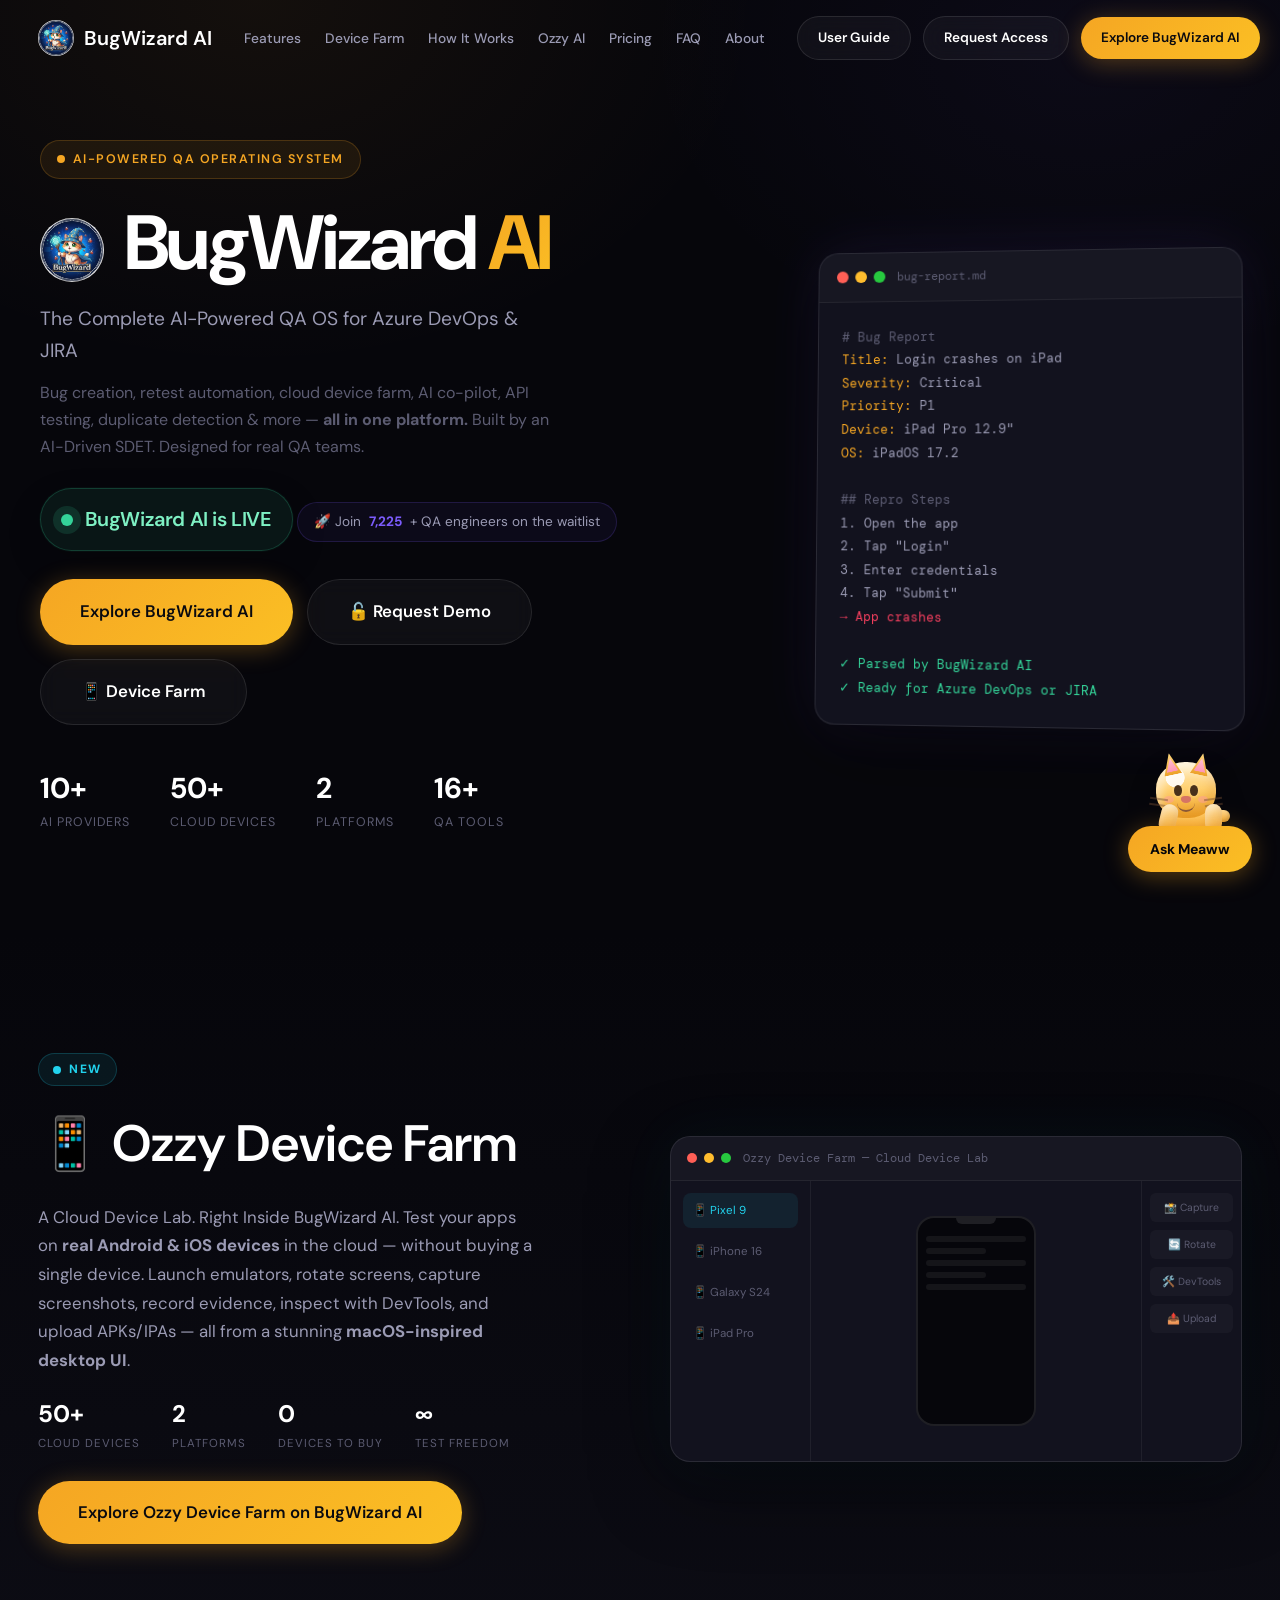
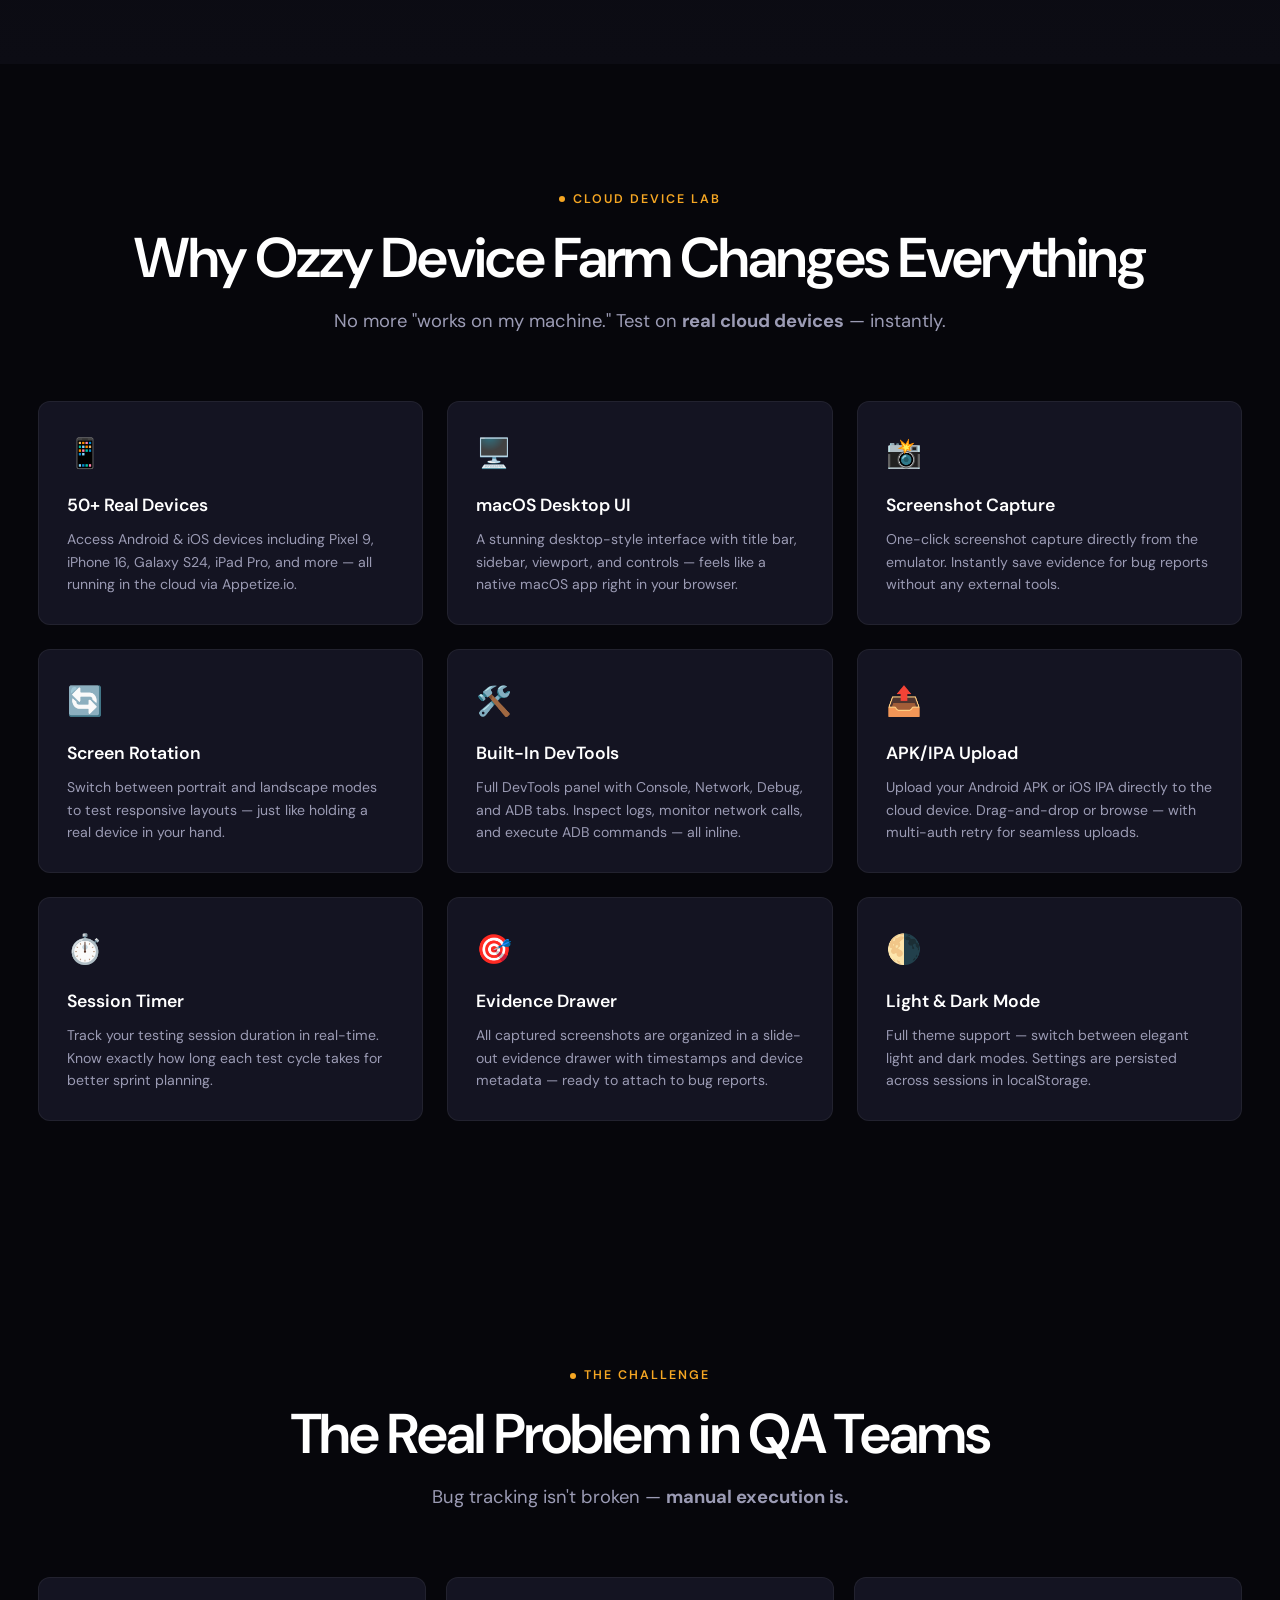
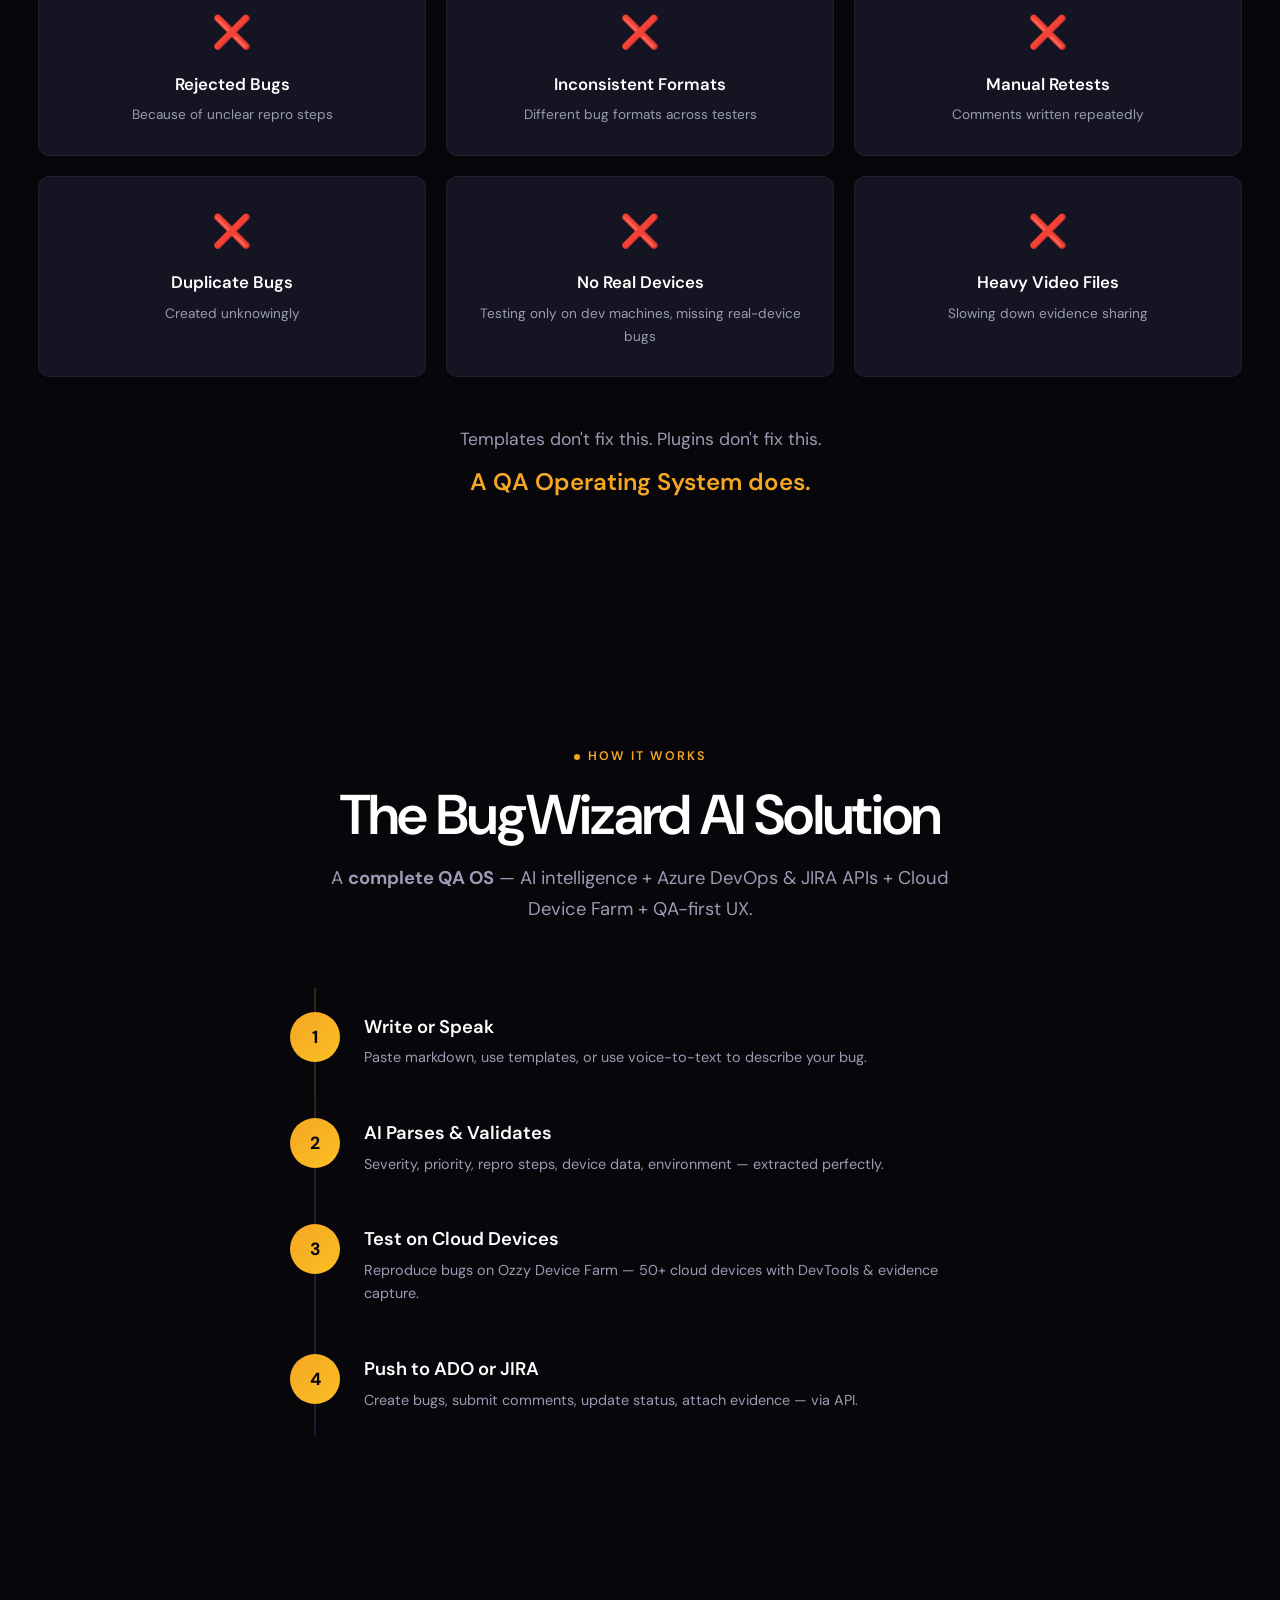
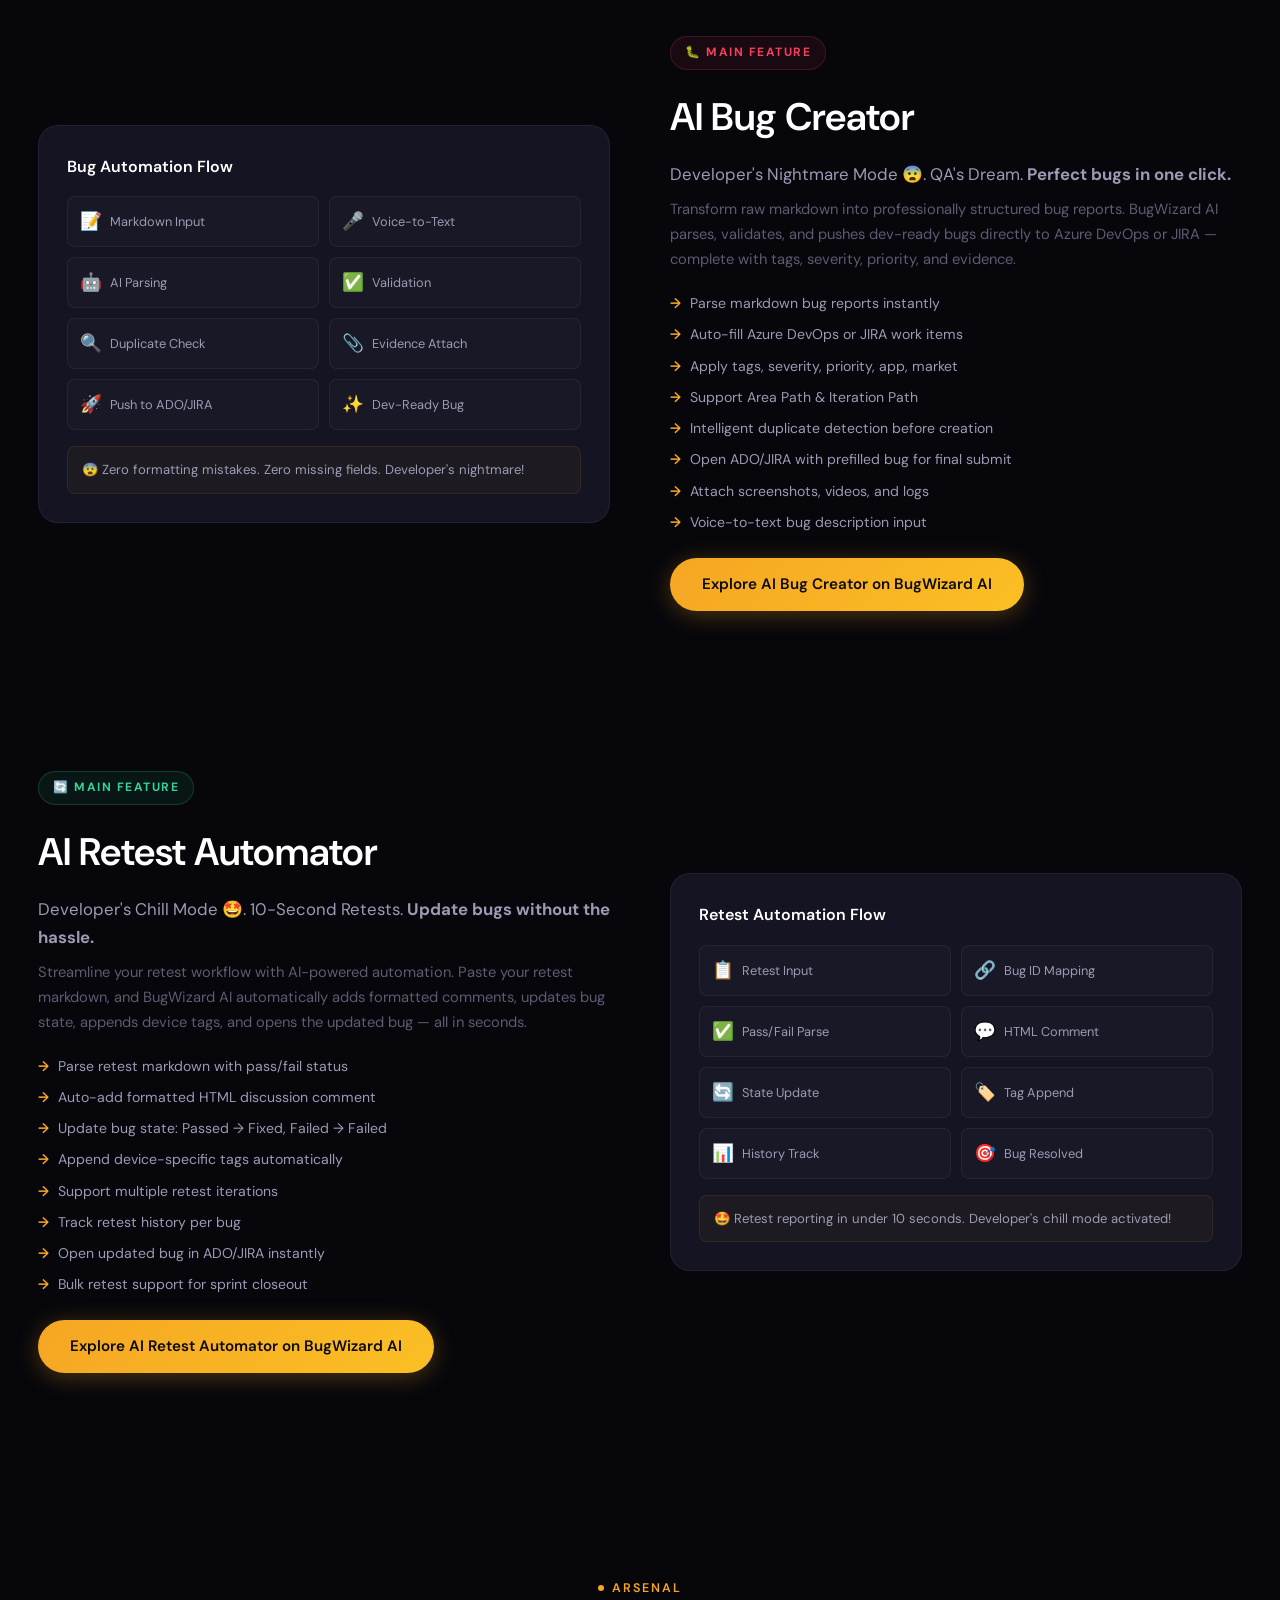
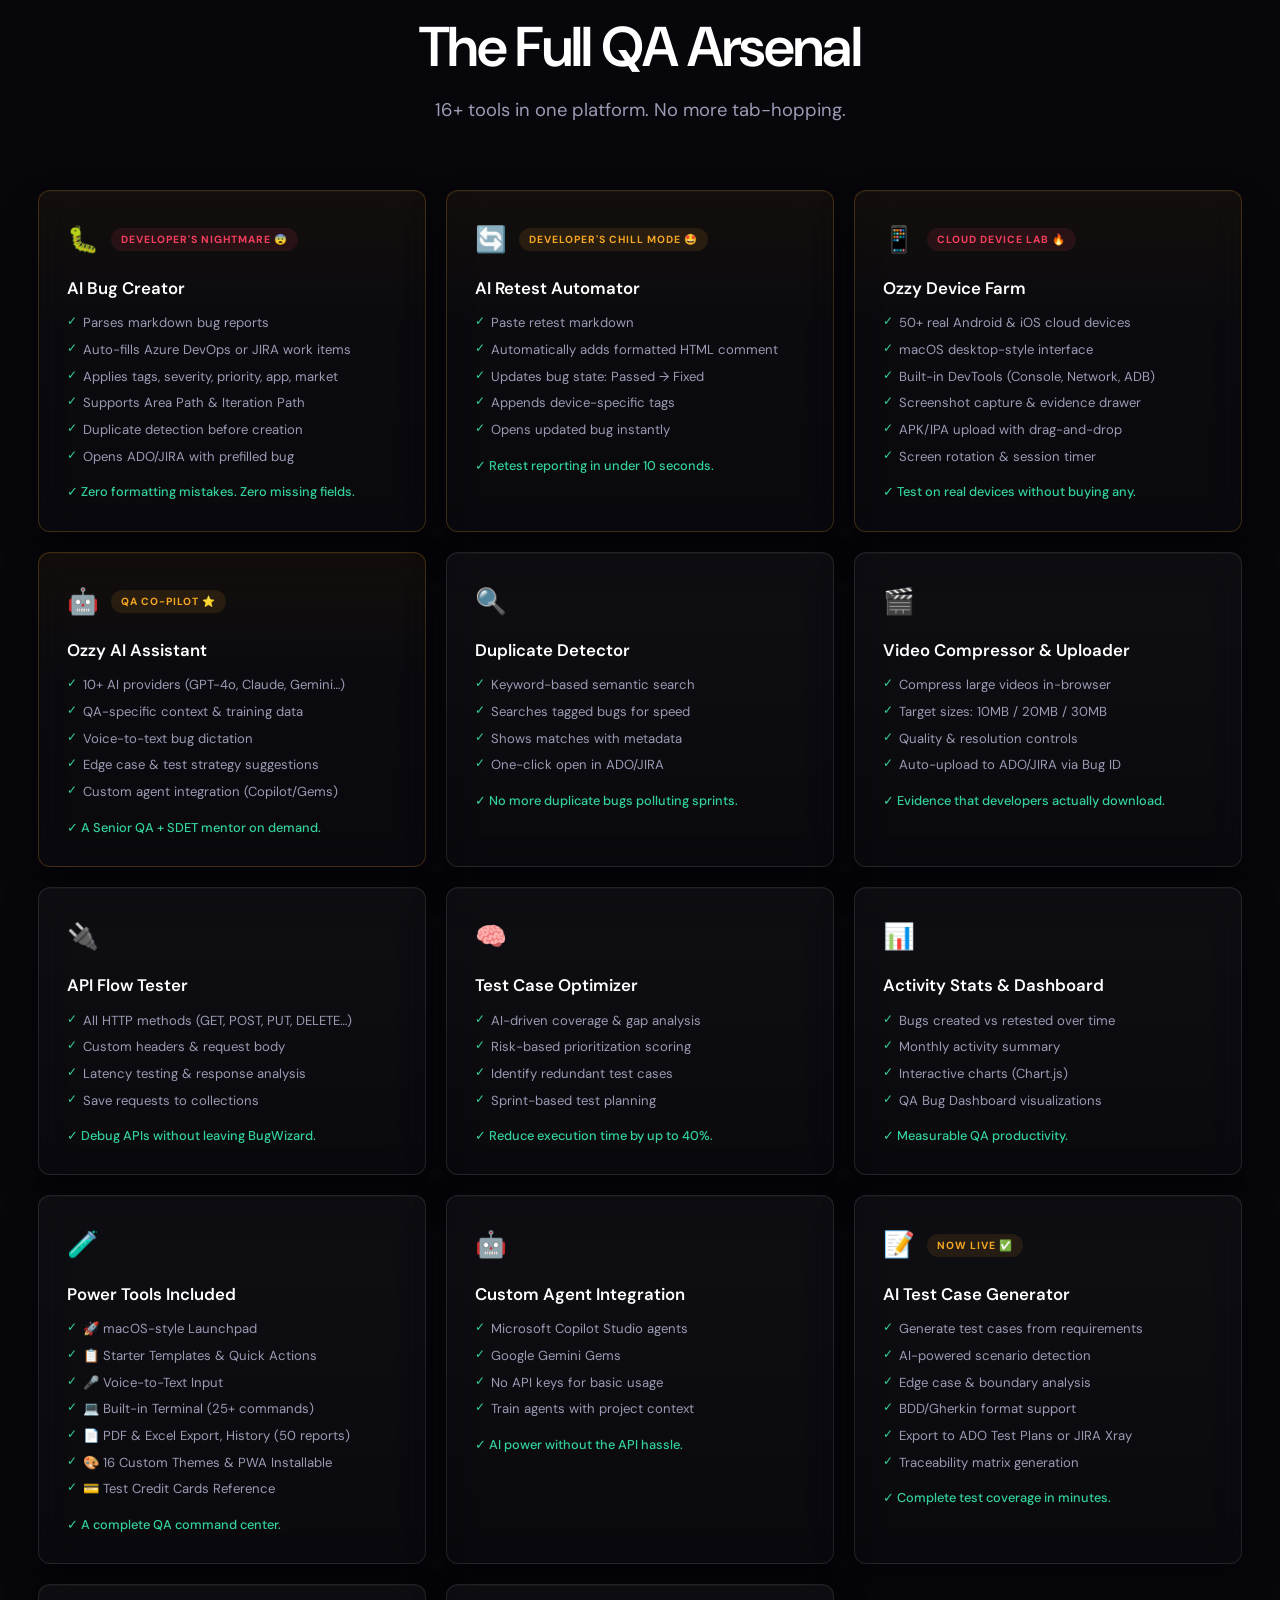
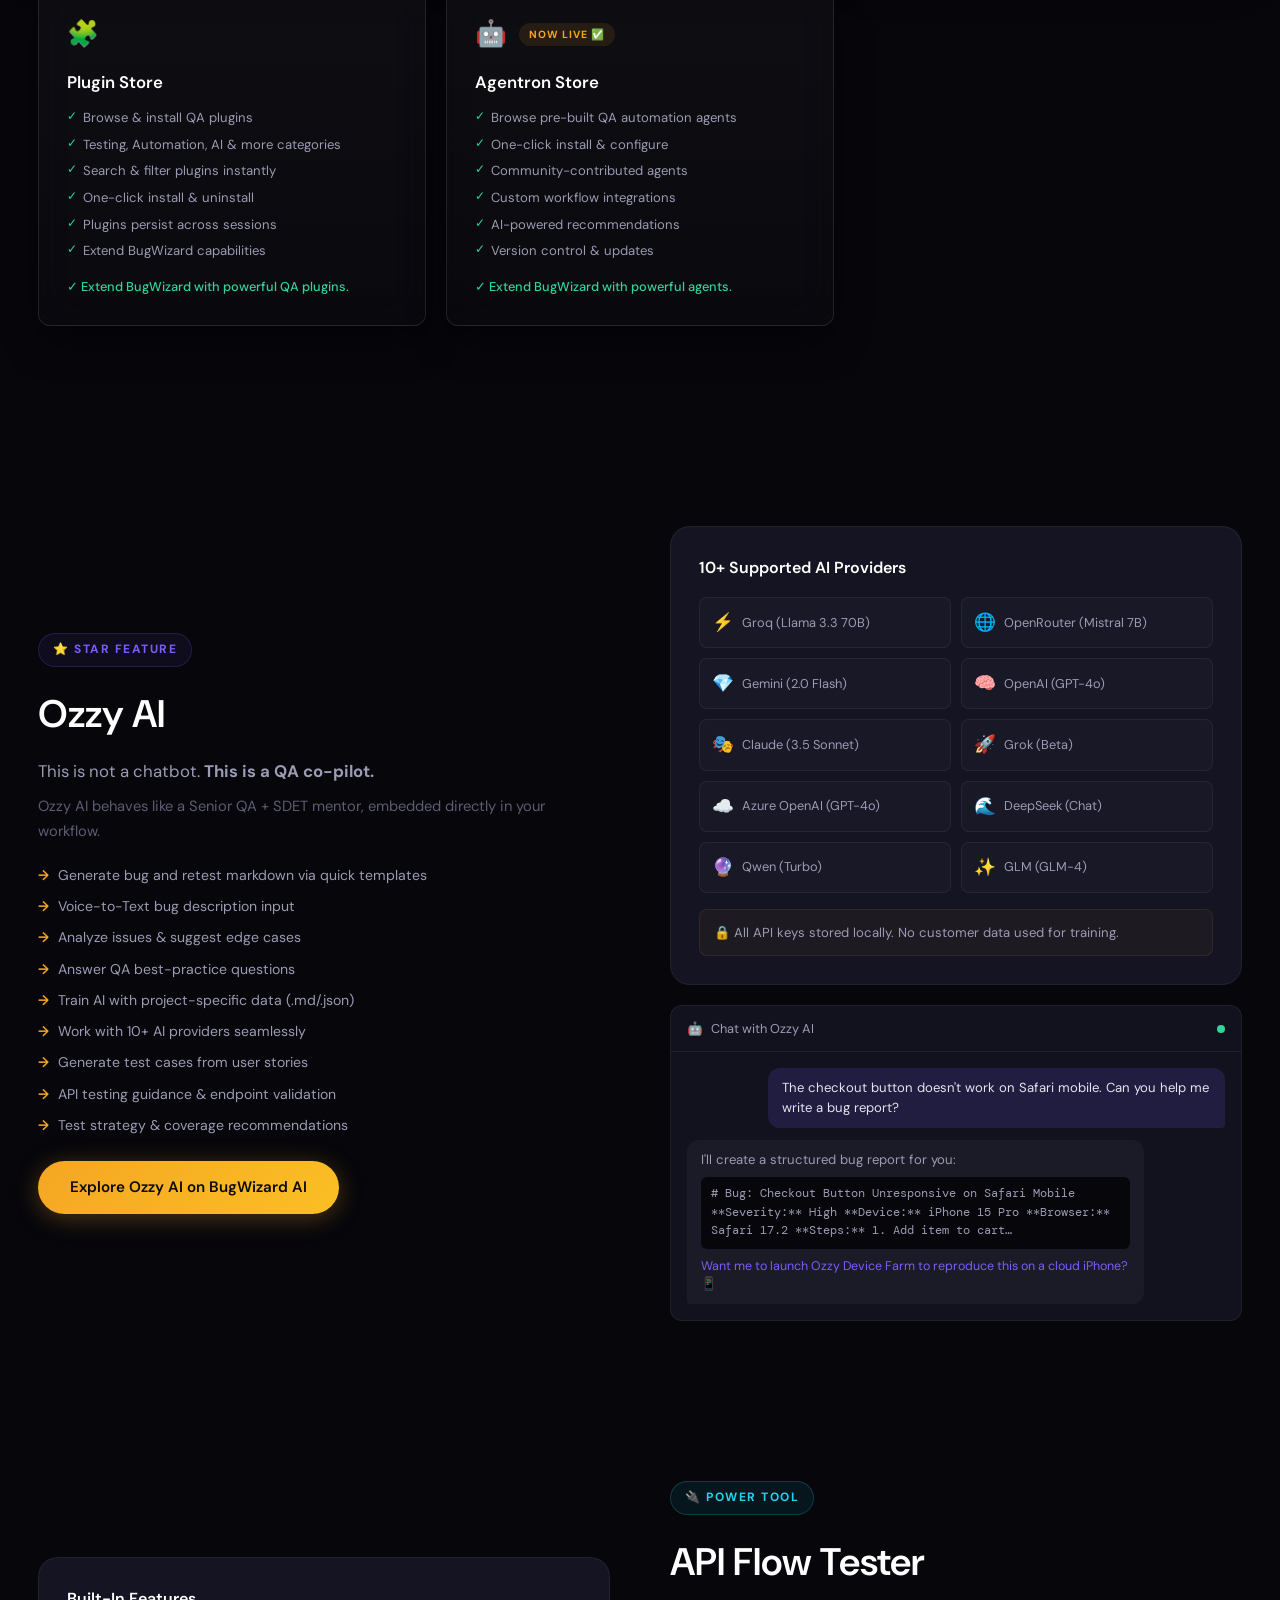
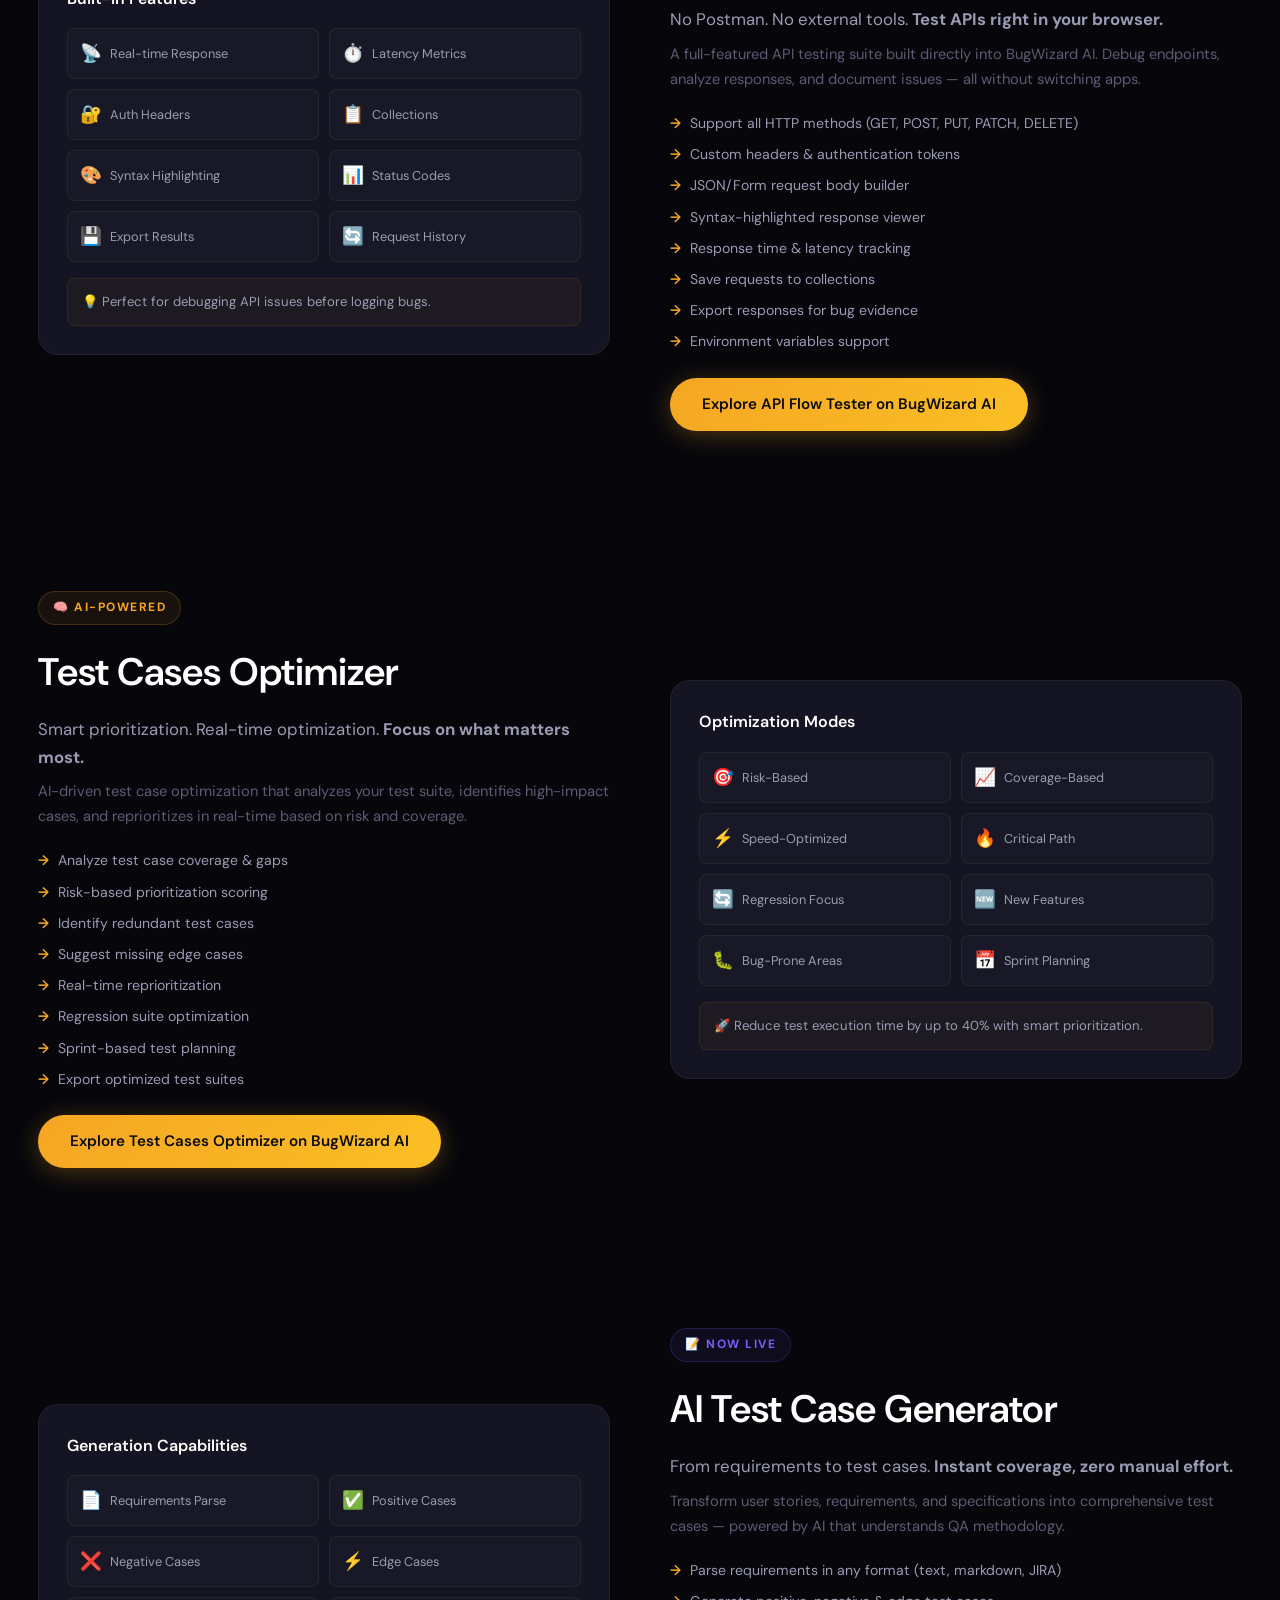
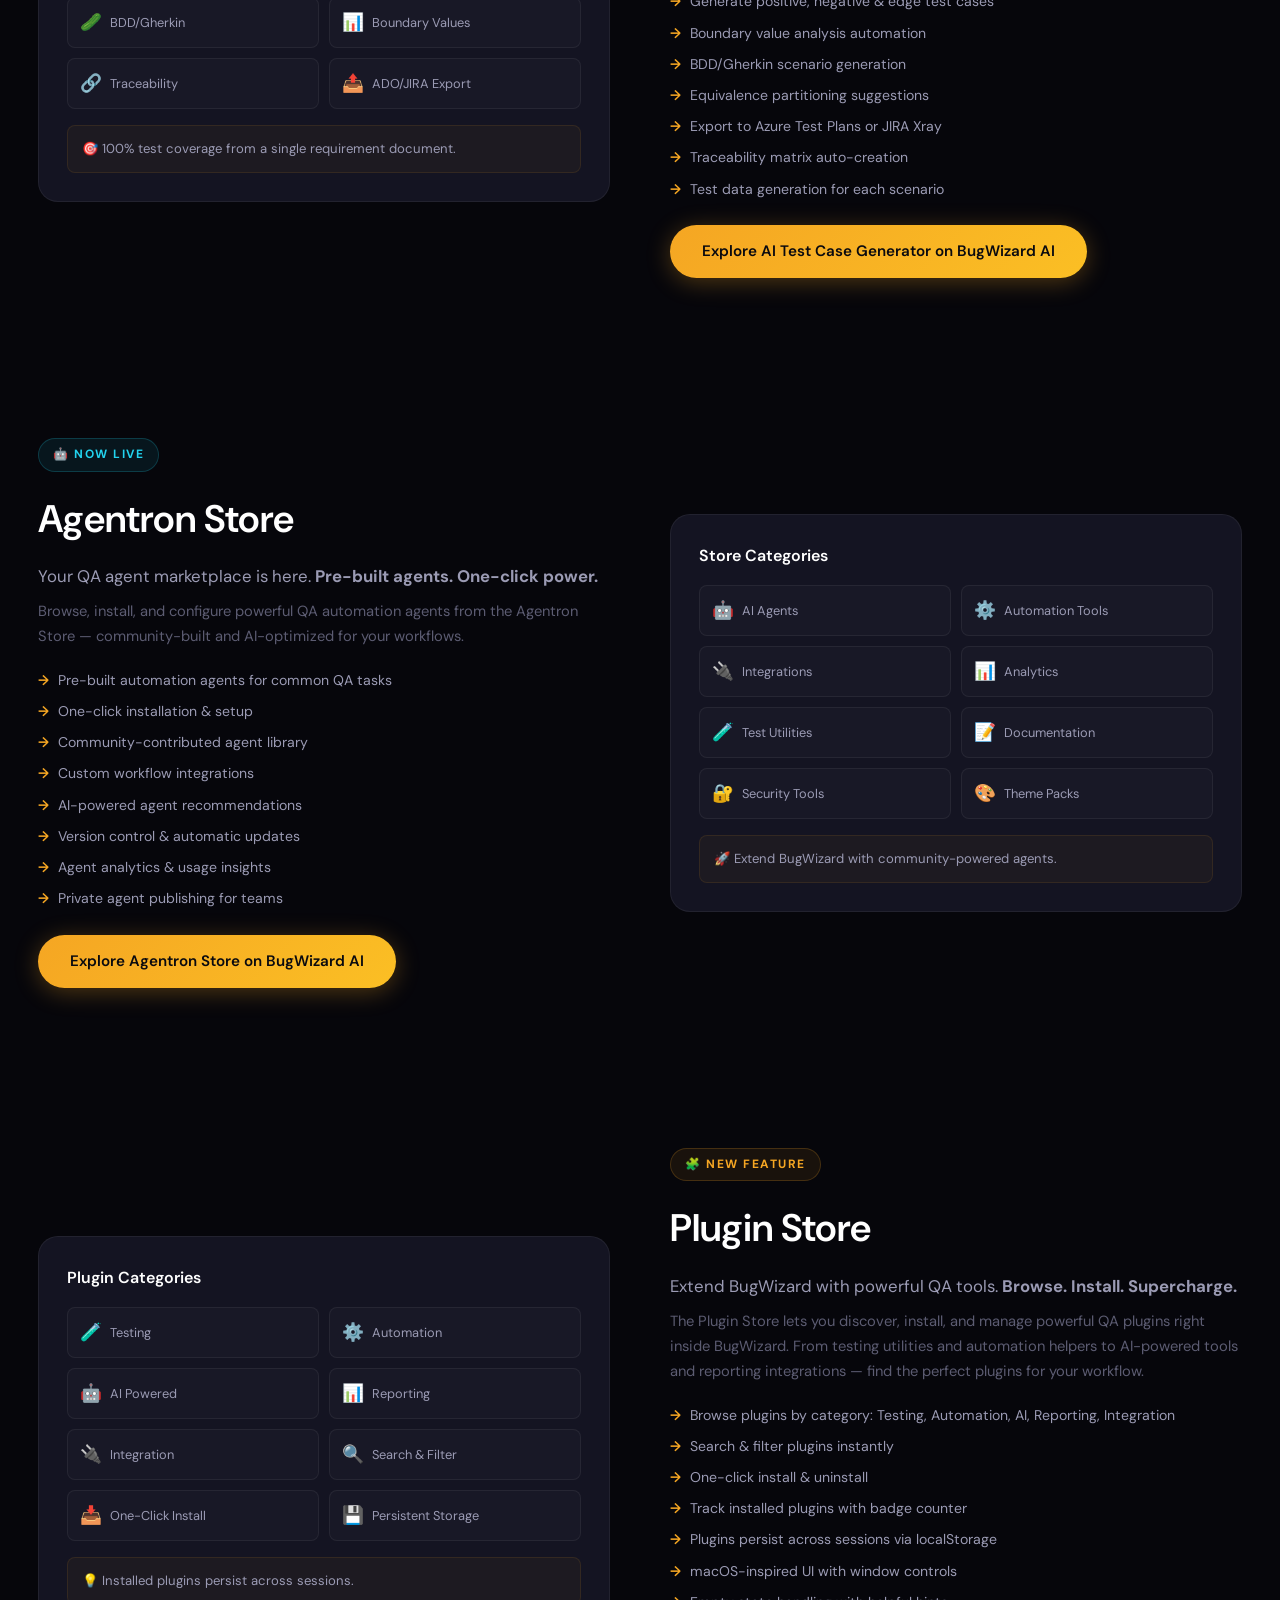
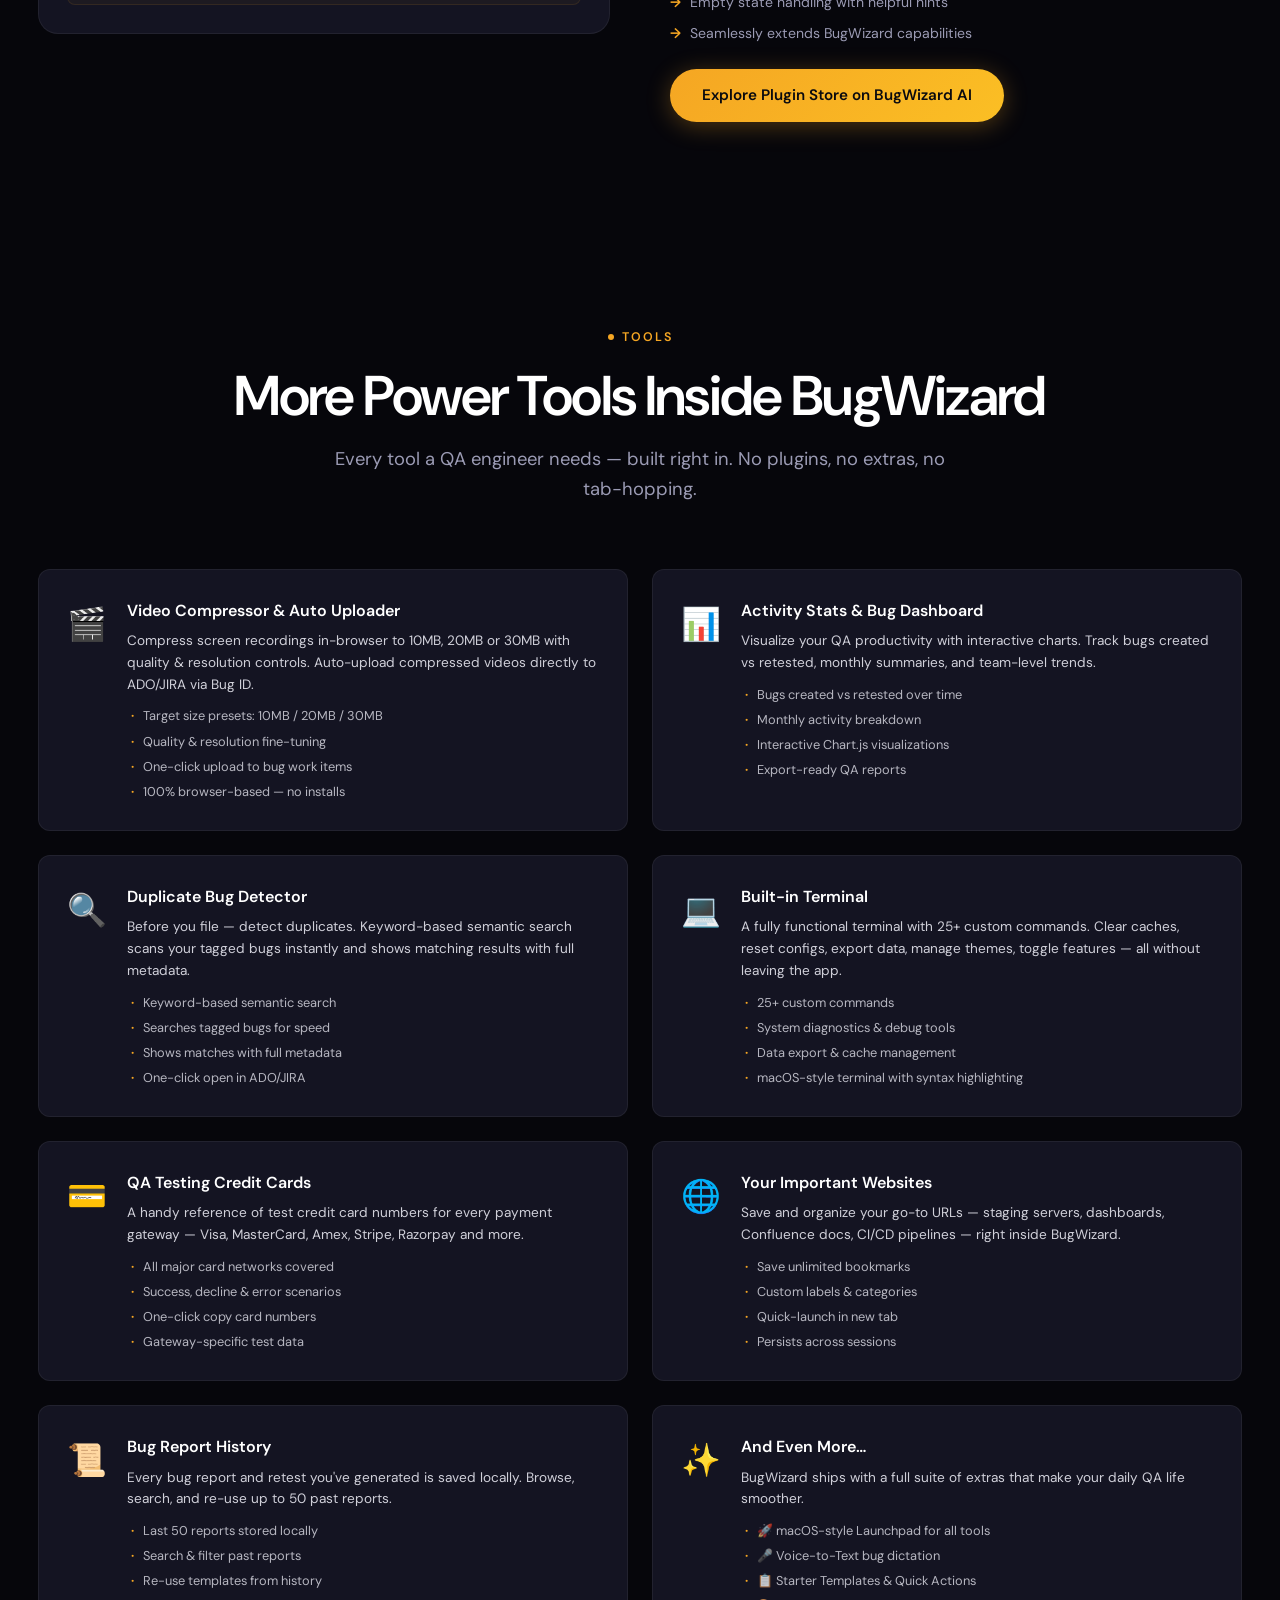
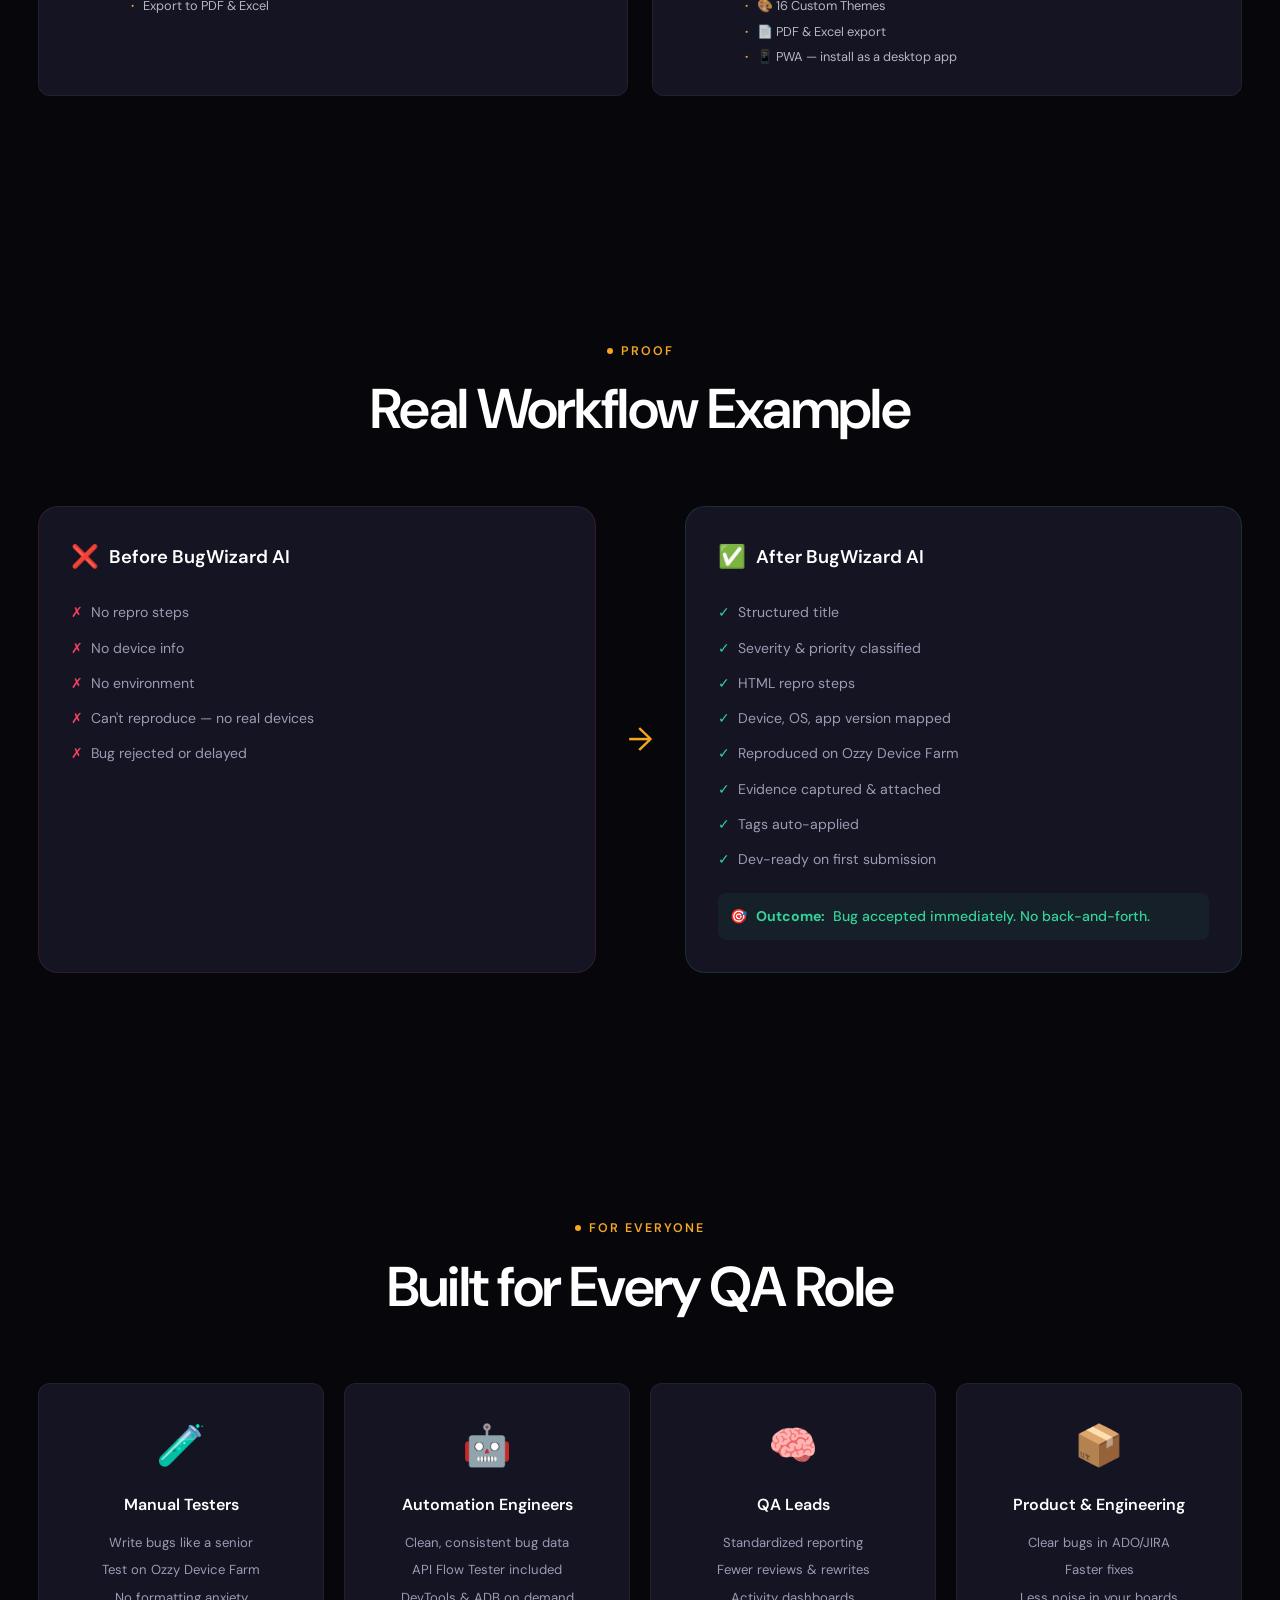
<file: index.html>
﻿<!DOCTYPE html>
<html lang="en">
<head>
    <meta charset="UTF-8">
    <meta name="viewport" content="width=device-width, initial-scale=1.0">
    <title>BugWizard AI - AI-Powered QA Operating System for Azure DevOps &amp; JIRA</title>

    <!-- Google tag (gtag.js) -->
    <script async src="https://www.googletagmanager.com/gtag/js?id=G-EWHE7KC6EQ"></script>
    <script>
        window.dataLayer = window.dataLayer || [];
        function gtag(){dataLayer.push(arguments);}
        gtag('js', new Date());
        gtag('config', 'G-EWHE7KC6EQ');
    </script>

    <meta name="description" content="The ultimate AI-powered QA OS. Bug creation, retest automation, cloud device farm, duplicate detection, AI assistant, API testing &amp; more — all inside Azure DevOps &amp; JIRA.">
    <meta name="keywords" content="BugWizard, AI, Azure DevOps, JIRA, Bug Tracking, QA, Quality Assurance, Automation, Testing, Cloud Device Farm, Simulators, Emulators, Ozzy AI">
    <meta name="author" content="BugWizard AI">
    <meta property="og:title" content="BugWizard AI - AI-Powered QA Operating System">
    <meta property="og:description" content="The complete QA command center. Bug automation, cloud device farm, AI assistant, API tester &amp; more for Azure DevOps &amp; JIRA.">
    <meta property="og:type" content="website">
    <link rel="icon" type="image/png" href="favicon.png">
    <link rel="apple-touch-icon" href="favicon.png">
    <link rel="preconnect" href="https://fonts.googleapis.com">
    <link rel="preconnect" href="https://fonts.gstatic.com" crossorigin>
    <link rel="stylesheet" href="styles.css">
</head>
<body>
<!-- ═══════════ NAVBAR ═══════════ -->
<nav class="navbar" id="navbar">
    <div class="nav-inner">
        <a href="#" class="nav-brand">
            <img src="Logo.png" alt="BugWizard AI">
            <span>BugWizard AI</span>
        </a>
        <div class="nav-links">
            <a href="#features">Features</a>
            <a href="#device-farm">Device Farm</a>
            <a href="#how-it-works">How It Works</a>
            <a href="#ai-assistant">Ozzy AI</a>
            <a href="#pricing">Pricing</a>
            <a href="#faq">FAQ</a>
            <a href="about.html">About</a>
        </div>
        <div class="nav-cta">
            <a href="../Manual and Guides/USER_GUIDE_MANUAL.html" class="btn btn-ghost">User Guide</a>
            <a href="../request-access.html" class="btn btn-ghost">Request Access</a>
            <a href="https://bugwizard.in/" class="btn btn-primary">Explore BugWizard AI</a>
        </div>
        <div class="mobile-toggle" id="mobileToggle">
            <span></span><span></span><span></span>
        </div>
    </div>
</nav>

<!-- Mobile Menu -->
<div class="mobile-menu" id="mobileMenu">
    <a href="#features">Features</a>
    <a href="#device-farm">Device Farm</a>
    <a href="#how-it-works">How It Works</a>
    <a href="#ai-assistant">Ozzy AI</a>
    <a href="#pricing">Pricing</a>
    <a href="#faq">FAQ</a>
    <a href="about.html">About</a>
    <a href="../Manual and Guides/USER_GUIDE_MANUAL.html">User Guide</a>
    <a href="../request-access.html">Request Access</a>
    <a href="https://bugwizard.in/" class="btn btn-primary">Explore BugWizard AI</a>
</div>

<!-- ═══════════ HERO ═══════════ -->
<header class="hero" id="hero">
    <div class="container">
        <div class="hero-grid">
            <div class="hero-content">
                <div class="hero-eyebrow">
                    <span class="pulse"></span>
                    AI-Powered QA Operating System
                </div>

                <h1 class="hero-title">
                    <img src="Logo.png" alt="" class="logo-inline">
                    BugWizard <span class="highlight">AI</span>
                </h1>

                <p class="hero-sub">The Complete AI-Powered QA OS for Azure DevOps &amp; JIRA</p>
                <p class="hero-tagline">
                    Bug creation, retest automation, cloud device farm, AI co-pilot, API testing,
                    duplicate detection &amp; more — <strong>all in one platform.</strong>
                    Built by an AI-Driven SDET. Designed for real QA teams.
                </p>

                <!-- ★ LIVE STATUS ★ -->
                <div class="launch-live-banner" aria-live="polite">
                    <span class="launch-live-dot" aria-hidden="true"></span>
                    <span class="launch-live-text">BugWizard AI is LIVE</span>
                </div>

                <!-- Waitlist pill -->
                <div class="waitlist-pill">
                    🚀 Join <strong id="waitlist-count">6,214</strong>+ QA engineers on the waitlist
                </div>

                <div class="hero-cta">
                    <a href="https://bugwizard.in/" class="btn btn-primary btn-lg">Explore BugWizard AI</a>
                    <a href="../request-access.html" class="btn btn-ghost btn-lg">🔓 Request Demo</a>
                    <a href="#device-farm" class="btn btn-ghost btn-lg">📱 Device Farm</a>
                </div>

                <div class="hero-stats">
                    <div class="hero-stat">
                        <span class="hero-stat-val">10+</span>
                        <span class="hero-stat-label">AI Providers</span>
                    </div>
                    <div class="hero-stat">
                        <span class="hero-stat-val">50+</span>
                        <span class="hero-stat-label">Cloud Devices</span>
                    </div>
                    <div class="hero-stat">
                        <span class="hero-stat-val">2</span>
                        <span class="hero-stat-label">Platforms</span>
                    </div>
                    <div class="hero-stat">
                        <span class="hero-stat-val">16+</span>
                        <span class="hero-stat-label">QA Tools</span>
                    </div>
                </div>
            </div>

            <!-- Hero Visual -->
            <div class="hero-visual">
                <div class="code-window">
                    <div class="code-header">
                        <div class="code-dots">
                            <span class="red"></span>
                            <span class="yellow"></span>
                            <span class="green"></span>
                        </div>
                        <span class="code-title">bug-report.md</span>
                    </div>
                    <div class="code-body">
                        <span class="ck"># Bug Report</span><br>
                        <span class="cv">Title:</span> Login crashes on iPad<br>
                        <span class="cv">Severity:</span> Critical<br>
                        <span class="cv">Priority:</span> P1<br>
                        <span class="cv">Device:</span> iPad Pro 12.9"<br>
                        <span class="cv">OS:</span> iPadOS 17.2<br><br>
                        <span class="ck">## Repro Steps</span><br>
                        1. Open the app<br>
                        2. Tap "Login"<br>
                        3. Enter credentials<br>
                        4. Tap "Submit"<br>
                        <span class="ce">→ App crashes</span><br><br>
                        <span class="cs">✓ Parsed by BugWizard AI</span><br>
                        <span class="cs">✓ Ready for Azure DevOps or JIRA</span>
                    </div>
                </div>
            </div>
        </div>
    </div>
</header>

<!-- ═══════════ OZZY DEVICE FARM HERO ═══════════ -->
<section class="df-hero section" id="device-farm">
    <div class="container">
        <div class="df-hero-grid reveal">
            <div>
                <div class="df-new-badge"><span class="pulse"></span> NEW</div>
                <h2 class="df-title">📱 Ozzy Device Farm</h2>
                <p class="df-desc">
                    A Cloud Device Lab. Right Inside BugWizard AI.
                    Test your apps on <strong>real Android &amp; iOS devices</strong> in the cloud — without buying a single device.
                    Launch emulators, rotate screens, capture screenshots, record evidence, inspect with DevTools,
                    and upload APKs/IPAs — all from a stunning <strong>macOS-inspired desktop UI</strong>.
                </p>
                <div class="df-stats">
                    <div class="df-stat"><span class="df-stat-val">50+</span><span class="df-stat-label">Cloud Devices</span></div>
                    <div class="df-stat"><span class="df-stat-val">2</span><span class="df-stat-label">Platforms</span></div>
                    <div class="df-stat"><span class="df-stat-val">0</span><span class="df-stat-label">Devices to Buy</span></div>
                    <div class="df-stat"><span class="df-stat-val">∞</span><span class="df-stat-label">Test Freedom</span></div>
                </div>
                <a href="https://bugwizard.in/" class="btn btn-primary btn-lg">Explore Ozzy Device Farm on BugWizard AI</a>
            </div>

            <!-- Preview -->
            <div class="df-preview">
                <div class="df-preview-bar">
                    <div class="code-dots"><span class="red"></span><span class="yellow"></span><span class="green"></span></div>
                    <span class="df-bar-title">Ozzy Device Farm — Cloud Device Lab</span>
                </div>
                <div class="df-preview-body">
                    <div class="df-sidebar">
                        <div class="df-sidebar-item active">📱 Pixel 9</div>
                        <div class="df-sidebar-item">📱 iPhone 16</div>
                        <div class="df-sidebar-item">📱 Galaxy S24</div>
                        <div class="df-sidebar-item">📱 iPad Pro</div>
                    </div>
                    <div class="df-viewport">
                        <div class="df-phone">
                            <div class="df-phone-notch"></div>
                            <div class="df-phone-body">
                                <div class="line"></div>
                                <div class="line short"></div>
                                <div class="line"></div>
                                <div class="line short"></div>
                                <div class="line"></div>
                            </div>
                        </div>
                    </div>
                    <div class="df-controls">
                        <div class="df-ctrl-btn">📸 Capture</div>
                        <div class="df-ctrl-btn">🔄 Rotate</div>
                        <div class="df-ctrl-btn">🛠️ DevTools</div>
                        <div class="df-ctrl-btn">📤 Upload</div>
                    </div>
                </div>
            </div>
        </div>
    </div>
</section>

<!-- ═══════════ DEVICE FARM FEATURES ═══════════ -->
<section class="section">
    <div class="container">
        <div class="section-header reveal">
            <div class="section-eyebrow"><span class="dot"></span> Cloud Device Lab</div>
            <h2 class="section-title">Why Ozzy Device Farm Changes Everything</h2>
            <p class="section-sub">No more "works on my machine." Test on <strong>real cloud devices</strong> — instantly.</p>
        </div>
        <div class="df-features-grid">
            <div class="df-fcard reveal"><div class="df-fcard-icon">📱</div><h3>50+ Real Devices</h3><p>Access Android &amp; iOS devices including Pixel 9, iPhone 16, Galaxy S24, iPad Pro, and more — all running in the cloud via Appetize.io.</p></div>
            <div class="df-fcard reveal"><div class="df-fcard-icon">🖥️</div><h3>macOS Desktop UI</h3><p>A stunning desktop-style interface with title bar, sidebar, viewport, and controls — feels like a native macOS app right in your browser.</p></div>
            <div class="df-fcard reveal"><div class="df-fcard-icon">📸</div><h3>Screenshot Capture</h3><p>One-click screenshot capture directly from the emulator. Instantly save evidence for bug reports without any external tools.</p></div>
            <div class="df-fcard reveal"><div class="df-fcard-icon">🔄</div><h3>Screen Rotation</h3><p>Switch between portrait and landscape modes to test responsive layouts — just like holding a real device in your hand.</p></div>
            <div class="df-fcard reveal"><div class="df-fcard-icon">🛠️</div><h3>Built-In DevTools</h3><p>Full DevTools panel with Console, Network, Debug, and ADB tabs. Inspect logs, monitor network calls, and execute ADB commands — all inline.</p></div>
            <div class="df-fcard reveal"><div class="df-fcard-icon">📤</div><h3>APK/IPA Upload</h3><p>Upload your Android APK or iOS IPA directly to the cloud device. Drag-and-drop or browse — with multi-auth retry for seamless uploads.</p></div>
            <div class="df-fcard reveal"><div class="df-fcard-icon">⏱️</div><h3>Session Timer</h3><p>Track your testing session duration in real-time. Know exactly how long each test cycle takes for better sprint planning.</p></div>
            <div class="df-fcard reveal"><div class="df-fcard-icon">🎯</div><h3>Evidence Drawer</h3><p>All captured screenshots are organized in a slide-out evidence drawer with timestamps and device metadata — ready to attach to bug reports.</p></div>
            <div class="df-fcard reveal"><div class="df-fcard-icon">🌗</div><h3>Light &amp; Dark Mode</h3><p>Full theme support — switch between elegant light and dark modes. Settings are persisted across sessions in localStorage.</p></div>
        </div>
    </div>
</section>

<!-- ═══════════ PROBLEM ═══════════ -->
<section class="section">
    <div class="container">
        <div class="section-header reveal">
            <div class="section-eyebrow"><span class="dot"></span> The Challenge</div>
            <h2 class="section-title">The Real Problem in QA Teams</h2>
            <p class="section-sub">Bug tracking isn't broken — <strong>manual execution is.</strong></p>
        </div>
        <div class="problem-grid">
            <div class="problem-card reveal"><div class="icon">❌</div><h3>Rejected Bugs</h3><p>Because of unclear repro steps</p></div>
            <div class="problem-card reveal"><div class="icon">❌</div><h3>Inconsistent Formats</h3><p>Different bug formats across testers</p></div>
            <div class="problem-card reveal"><div class="icon">❌</div><h3>Manual Retests</h3><p>Comments written repeatedly</p></div>
            <div class="problem-card reveal"><div class="icon">❌</div><h3>Duplicate Bugs</h3><p>Created unknowingly</p></div>
            <div class="problem-card reveal"><div class="icon">❌</div><h3>No Real Devices</h3><p>Testing only on dev machines, missing real-device bugs</p></div>
            <div class="problem-card reveal"><div class="icon">❌</div><h3>Heavy Video Files</h3><p>Slowing down evidence sharing</p></div>
        </div>
        <div class="problem-conclusion reveal">
            <p>Templates don't fix this. Plugins don't fix this.</p>
            <p class="highlight">A QA Operating System does.</p>
        </div>
    </div>
</section>

<!-- ═══════════ SOLUTION STEPS ═══════════ -->
<section class="section" id="how-it-works">
    <div class="container">
        <div class="section-header reveal">
            <div class="section-eyebrow"><span class="dot"></span> How It Works</div>
            <h2 class="section-title">The BugWizard AI Solution</h2>
            <p class="section-sub">A <strong>complete QA OS</strong> — AI intelligence + Azure DevOps &amp; JIRA APIs + Cloud Device Farm + QA-first UX.</p>
        </div>
        <div class="steps reveal">
            <div class="step">
                <div class="step-num">1</div>
                <div class="step-body"><h3>Write or Speak</h3><p>Paste markdown, use templates, or use voice-to-text to describe your bug.</p></div>
            </div>
            <div class="step">
                <div class="step-num">2</div>
                <div class="step-body"><h3>AI Parses &amp; Validates</h3><p>Severity, priority, repro steps, device data, environment — extracted perfectly.</p></div>
            </div>
            <div class="step">
                <div class="step-num">3</div>
                <div class="step-body"><h3>Test on Cloud Devices</h3><p>Reproduce bugs on Ozzy Device Farm — 50+ cloud devices with DevTools &amp; evidence capture.</p></div>
            </div>
            <div class="step">
                <div class="step-num">4</div>
                <div class="step-body"><h3>Push to ADO or JIRA</h3><p>Create bugs, submit comments, update status, attach evidence — via API.</p></div>
            </div>
        </div>
    </div>
</section>

<!-- ═══════════ BUG CREATOR ═══════════ -->
<div class="feat-section" id="bug-creation">
    <div class="container">
        <div class="feat-grid reveal">
            <div>
                <div class="feat-badge bug">🐛 Main Feature</div>
                <h2 class="feat-title">AI Bug Creator</h2>
                <p class="feat-intro">Developer's Nightmare Mode 😨. QA's Dream. <strong>Perfect bugs in one click.</strong></p>
                <p class="feat-desc">Transform raw markdown into professionally structured bug reports. BugWizard AI parses, validates, and pushes dev-ready bugs directly to Azure DevOps or JIRA — complete with tags, severity, priority, and evidence.</p>
                <ul class="feat-list">
                    <li>Parse markdown bug reports instantly</li>
                    <li>Auto-fill Azure DevOps or JIRA work items</li>
                    <li>Apply tags, severity, priority, app, market</li>
                    <li>Support Area Path &amp; Iteration Path</li>
                    <li>Intelligent duplicate detection before creation</li>
                    <li>Open ADO/JIRA with prefilled bug for final submit</li>
                    <li>Attach screenshots, videos, and logs</li>
                    <li>Voice-to-text bug description input</li>
                </ul>
                <a href="https://bugwizard.in/" class="btn btn-primary">Explore AI Bug Creator on BugWizard AI</a>
            </div>
            <div class="feat-panel">
                <h4>Bug Automation Flow</h4>
                <div class="provider-grid">
                    <div class="provider-item"><span>📝</span> Markdown Input</div>
                    <div class="provider-item"><span>🎤</span> Voice-to-Text</div>
                    <div class="provider-item"><span>🤖</span> AI Parsing</div>
                    <div class="provider-item"><span>✅</span> Validation</div>
                    <div class="provider-item"><span>🔍</span> Duplicate Check</div>
                    <div class="provider-item"><span>📎</span> Evidence Attach</div>
                    <div class="provider-item"><span>🚀</span> Push to ADO/JIRA</div>
                    <div class="provider-item"><span>✨</span> Dev-Ready Bug</div>
                </div>
                <div class="feat-note">😨 Zero formatting mistakes. Zero missing fields. Developer's nightmare!</div>
            </div>
        </div>
    </div>
</div>

<!-- ═══════════ RETEST AUTOMATOR ═══════════ -->
<div class="feat-section" id="bug-retest">
    <div class="container">
        <div class="feat-grid reveal">
            <div>
                <div class="feat-badge retest">🔄 Main Feature</div>
                <h2 class="feat-title">AI Retest Automator</h2>
                <p class="feat-intro">Developer's Chill Mode 🤩. 10-Second Retests. <strong>Update bugs without the hassle.</strong></p>
                <p class="feat-desc">Streamline your retest workflow with AI-powered automation. Paste your retest markdown, and BugWizard AI automatically adds formatted comments, updates bug state, appends device tags, and opens the updated bug — all in seconds.</p>
                <ul class="feat-list">
                    <li>Parse retest markdown with pass/fail status</li>
                    <li>Auto-add formatted HTML discussion comment</li>
                    <li>Update bug state: Passed → Fixed, Failed → Failed</li>
                    <li>Append device-specific tags automatically</li>
                    <li>Support multiple retest iterations</li>
                    <li>Track retest history per bug</li>
                    <li>Open updated bug in ADO/JIRA instantly</li>
                    <li>Bulk retest support for sprint closeout</li>
                </ul>
                <a href="https://bugwizard.in/" class="btn btn-primary">Explore AI Retest Automator on BugWizard AI</a>
            </div>
            <div class="feat-panel">
                <h4>Retest Automation Flow</h4>
                <div class="provider-grid">
                    <div class="provider-item"><span>📋</span> Retest Input</div>
                    <div class="provider-item"><span>🔗</span> Bug ID Mapping</div>
                    <div class="provider-item"><span>✅</span> Pass/Fail Parse</div>
                    <div class="provider-item"><span>💬</span> HTML Comment</div>
                    <div class="provider-item"><span>🔄</span> State Update</div>
                    <div class="provider-item"><span>🏷️</span> Tag Append</div>
                    <div class="provider-item"><span>📊</span> History Track</div>
                    <div class="provider-item"><span>🎯</span> Bug Resolved</div>
                </div>
                <div class="feat-note">🤩 Retest reporting in under 10 seconds. Developer's chill mode activated!</div>
            </div>
        </div>
    </div>
</div>

<!-- ═══════════ FULL QA ARSENAL ═══════════ -->
<section class="section" id="features">
    <div class="container">
        <div class="section-header reveal">
            <div class="section-eyebrow"><span class="dot"></span> Arsenal</div>
            <h2 class="section-title">The Full QA Arsenal</h2>
            <p class="section-sub">16+ tools in one platform. No more tab-hopping.</p>
        </div>
        <div class="arsenal-grid">
            <!-- Bug Creator -->
            <div class="arsenal-card featured reveal">
                <div class="arsenal-card-header"><span class="icon">🐛</span><span class="badge hot">Developer's Nightmare 😨</span></div>
                <h3>AI Bug Creator</h3>
                <ul>
                    <li>Parses markdown bug reports</li>
                    <li>Auto-fills Azure DevOps or JIRA work items</li>
                    <li>Applies tags, severity, priority, app, market</li>
                    <li>Supports Area Path &amp; Iteration Path</li>
                    <li>Duplicate detection before creation</li>
                    <li>Opens ADO/JIRA with prefilled bug</li>
                </ul>
                <div class="result">✓ Zero formatting mistakes. Zero missing fields.</div>
            </div>
            <!-- Retest Automator -->
            <div class="arsenal-card featured reveal">
                <div class="arsenal-card-header"><span class="icon">🔄</span><span class="badge new">Developer's Chill Mode 🤩</span></div>
                <h3>AI Retest Automator</h3>
                <ul>
                    <li>Paste retest markdown</li>
                    <li>Automatically adds formatted HTML comment</li>
                    <li>Updates bug state: Passed → Fixed</li>
                    <li>Appends device-specific tags</li>
                    <li>Opens updated bug instantly</li>
                </ul>
                <div class="result">✓ Retest reporting in under 10 seconds.</div>
            </div>
            <!-- Device Farm -->
            <div class="arsenal-card featured reveal">
                <div class="arsenal-card-header"><span class="icon">📱</span><span class="badge hot">Cloud Device Lab 🔥</span></div>
                <h3>Ozzy Device Farm</h3>
                <ul>
                    <li>50+ real Android &amp; iOS cloud devices</li>
                    <li>macOS desktop-style interface</li>
                    <li>Built-in DevTools (Console, Network, ADB)</li>
                    <li>Screenshot capture &amp; evidence drawer</li>
                    <li>APK/IPA upload with drag-and-drop</li>
                    <li>Screen rotation &amp; session timer</li>
                </ul>
                <div class="result">✓ Test on real devices without buying any.</div>
            </div>
            <!-- Ozzy AI -->
            <div class="arsenal-card featured reveal">
                <div class="arsenal-card-header"><span class="icon">🤖</span><span class="badge new">QA Co-Pilot ⭐</span></div>
                <h3>Ozzy AI Assistant</h3>
                <ul>
                    <li>10+ AI providers (GPT-4o, Claude, Gemini…)</li>
                    <li>QA-specific context &amp; training data</li>
                    <li>Voice-to-text bug dictation</li>
                    <li>Edge case &amp; test strategy suggestions</li>
                    <li>Custom agent integration (Copilot/Gems)</li>
                </ul>
                <div class="result">✓ A Senior QA + SDET mentor on demand.</div>
            </div>
            <!-- Duplicate Detector -->
            <div class="arsenal-card reveal">
                <div class="arsenal-card-header"><span class="icon">🔍</span></div>
                <h3>Duplicate Detector</h3>
                <ul>
                    <li>Keyword-based semantic search</li>
                    <li>Searches tagged bugs for speed</li>
                    <li>Shows matches with metadata</li>
                    <li>One-click open in ADO/JIRA</li>
                </ul>
                <div class="result">✓ No more duplicate bugs polluting sprints.</div>
            </div>
            <!-- Video Compressor -->
            <div class="arsenal-card reveal">
                <div class="arsenal-card-header"><span class="icon">🎬</span></div>
                <h3>Video Compressor &amp; Uploader</h3>
                <ul>
                    <li>Compress large videos in-browser</li>
                    <li>Target sizes: 10MB / 20MB / 30MB</li>
                    <li>Quality &amp; resolution controls</li>
                    <li>Auto-upload to ADO/JIRA via Bug ID</li>
                </ul>
                <div class="result">✓ Evidence that developers actually download.</div>
            </div>
            <!-- API Flow Tester -->
            <div class="arsenal-card reveal">
                <div class="arsenal-card-header"><span class="icon">🔌</span></div>
                <h3>API Flow Tester</h3>
                <ul>
                    <li>All HTTP methods (GET, POST, PUT, DELETE…)</li>
                    <li>Custom headers &amp; request body</li>
                    <li>Latency testing &amp; response analysis</li>
                    <li>Save requests to collections</li>
                </ul>
                <div class="result">✓ Debug APIs without leaving BugWizard.</div>
            </div>
            <!-- Test Case Optimizer -->
            <div class="arsenal-card reveal">
                <div class="arsenal-card-header"><span class="icon">🧠</span></div>
                <h3>Test Case Optimizer</h3>
                <ul>
                    <li>AI-driven coverage &amp; gap analysis</li>
                    <li>Risk-based prioritization scoring</li>
                    <li>Identify redundant test cases</li>
                    <li>Sprint-based test planning</li>
                </ul>
                <div class="result">✓ Reduce execution time by up to 40%.</div>
            </div>
            <!-- Activity Stats -->
            <div class="arsenal-card reveal">
                <div class="arsenal-card-header"><span class="icon">📊</span></div>
                <h3>Activity Stats &amp; Dashboard</h3>
                <ul>
                    <li>Bugs created vs retested over time</li>
                    <li>Monthly activity summary</li>
                    <li>Interactive charts (Chart.js)</li>
                    <li>QA Bug Dashboard visualizations</li>
                </ul>
                <div class="result">✓ Measurable QA productivity.</div>
            </div>
            <!-- Power Tools -->
            <div class="arsenal-card reveal">
                <div class="arsenal-card-header"><span class="icon">🧪</span></div>
                <h3>Power Tools Included</h3>
                <ul>
                    <li>🚀 macOS-style Launchpad</li>
                    <li>📋 Starter Templates &amp; Quick Actions</li>
                    <li>🎤 Voice-to-Text Input</li>
                    <li>💻 Built-in Terminal (25+ commands)</li>
                    <li>📄 PDF &amp; Excel Export, History (50 reports)</li>
                    <li>🎨 16 Custom Themes &amp; PWA Installable</li>
                    <li>💳 Test Credit Cards Reference</li>
                </ul>
                <div class="result">✓ A complete QA command center.</div>
            </div>
            <!-- Custom Agent -->
            <div class="arsenal-card reveal">
                <div class="arsenal-card-header"><span class="icon">🤖</span></div>
                <h3>Custom Agent Integration</h3>
                <ul>
                    <li>Microsoft Copilot Studio agents</li>
                    <li>Google Gemini Gems</li>
                    <li>No API keys for basic usage</li>
                    <li>Train agents with project context</li>
                </ul>
                <div class="result">✓ AI power without the API hassle.</div>
            </div>
            <!-- Test Case Generator -->
            <div class="arsenal-card reveal">
                <div class="arsenal-card-header"><span class="icon">📝</span><span class="badge new">Now Live ✅</span></div>
                <h3>AI Test Case Generator</h3>
                <ul>
                    <li>Generate test cases from requirements</li>
                    <li>AI-powered scenario detection</li>
                    <li>Edge case &amp; boundary analysis</li>
                    <li>BDD/Gherkin format support</li>
                    <li>Export to ADO Test Plans or JIRA Xray</li>
                    <li>Traceability matrix generation</li>
                </ul>
                <div class="result">✓ Complete test coverage in minutes.</div>
            </div>
            <!-- Plugin Store -->
            <div class="arsenal-card reveal">
                <div class="arsenal-card-header"><span class="icon">🧩</span></div>
                <h3>Plugin Store</h3>
                <ul>
                    <li>Browse &amp; install QA plugins</li>
                    <li>Testing, Automation, AI &amp; more categories</li>
                    <li>Search &amp; filter plugins instantly</li>
                    <li>One-click install &amp; uninstall</li>
                    <li>Plugins persist across sessions</li>
                    <li>Extend BugWizard capabilities</li>
                </ul>
                <div class="result">✓ Extend BugWizard with powerful QA plugins.</div>
            </div>
            <!-- Agentron Store -->
            <div class="arsenal-card reveal">
                <div class="arsenal-card-header"><span class="icon">🤖</span><span class="badge new">Now Live ✅</span></div>
                <h3>Agentron Store</h3>
                <ul>
                    <li>Browse pre-built QA automation agents</li>
                    <li>One-click install &amp; configure</li>
                    <li>Community-contributed agents</li>
                    <li>Custom workflow integrations</li>
                    <li>AI-powered recommendations</li>
                    <li>Version control &amp; updates</li>
                </ul>
                <div class="result">✓ Extend BugWizard with powerful agents.</div>
            </div>
        </div>
    </div>
</section>

<!-- ═══════════ OZZY AI ═══════════ -->
<div class="feat-section" id="ai-assistant">
    <div class="container">
        <div class="feat-grid reveal">
            <div>
                <div class="feat-badge ai">⭐ Star Feature</div>
                <h2 class="feat-title">Ozzy AI</h2>
                <p class="feat-intro">This is not a chatbot. <strong>This is a QA co-pilot.</strong></p>
                <p class="feat-desc">Ozzy AI behaves like a Senior QA + SDET mentor, embedded directly in your workflow.</p>
                <ul class="feat-list">
                    <li>Generate bug and retest markdown via quick templates</li>
                    <li>Voice-to-Text bug description input</li>
                    <li>Analyze issues &amp; suggest edge cases</li>
                    <li>Answer QA best-practice questions</li>
                    <li>Train AI with project-specific data (.md/.json)</li>
                    <li>Work with 10+ AI providers seamlessly</li>
                    <li>Generate test cases from user stories</li>
                    <li>API testing guidance &amp; endpoint validation</li>
                    <li>Test strategy &amp; coverage recommendations</li>
                </ul>
                <a href="https://bugwizard.in/" class="btn btn-primary">Explore Ozzy AI on BugWizard AI</a>
            </div>
            <div>
                <div class="feat-panel">
                    <h4>10+ Supported AI Providers</h4>
                    <div class="provider-grid">
                        <div class="provider-item"><span>⚡</span> Groq (Llama 3.3 70B)</div>
                        <div class="provider-item"><span>🌐</span> OpenRouter (Mistral 7B)</div>
                        <div class="provider-item"><span>💎</span> Gemini (2.0 Flash)</div>
                        <div class="provider-item"><span>🧠</span> OpenAI (GPT-4o)</div>
                        <div class="provider-item"><span>🎭</span> Claude (3.5 Sonnet)</div>
                        <div class="provider-item"><span>🚀</span> Grok (Beta)</div>
                        <div class="provider-item"><span>☁️</span> Azure OpenAI (GPT-4o)</div>
                        <div class="provider-item"><span>🌊</span> DeepSeek (Chat)</div>
                        <div class="provider-item"><span>🔮</span> Qwen (Turbo)</div>
                        <div class="provider-item"><span>✨</span> GLM (GLM-4)</div>
                    </div>
                    <div class="feat-note">🔒 All API keys stored locally. No customer data used for training.</div>
                </div>
                <!-- Chat demo -->
                <div class="chat-demo">
                    <div class="chat-demo-header">
                        <span>🤖</span> Chat with Ozzy AI <span class="status"></span>
                    </div>
                    <div class="chat-msgs">
                        <div class="chat-msg user">
                            <div class="bubble">The checkout button doesn't work on Safari mobile. Can you help me write a bug report?</div>
                        </div>
                        <div class="chat-msg bot">
                            <div class="bubble">
                                I'll create a structured bug report for you:
                                <div class="code-block">
# Bug: Checkout Button Unresponsive on Safari Mobile
**Severity:** High
**Device:** iPhone 15 Pro
**Browser:** Safari 17.2
**Steps:** 1. Add item to cart…
                                </div>
                                <div class="followup">Want me to launch Ozzy Device Farm to reproduce this on a cloud iPhone? 📱</div>
                            </div>
                        </div>
                    </div>
                </div>
            </div>
        </div>
    </div>
</div>

<!-- ═══════════ API TESTER ═══════════ -->
<div class="feat-section" id="api-tester">
    <div class="container">
        <div class="feat-grid reveal">
            <div>
                <div class="feat-badge api">🔌 Power Tool</div>
                <h2 class="feat-title">API Flow Tester</h2>
                <p class="feat-intro">No Postman. No external tools. <strong>Test APIs right in your browser.</strong></p>
                <p class="feat-desc">A full-featured API testing suite built directly into BugWizard AI. Debug endpoints, analyze responses, and document issues — all without switching apps.</p>
                <ul class="feat-list">
                    <li>Support all HTTP methods (GET, POST, PUT, PATCH, DELETE)</li>
                    <li>Custom headers &amp; authentication tokens</li>
                    <li>JSON/Form request body builder</li>
                    <li>Syntax-highlighted response viewer</li>
                    <li>Response time &amp; latency tracking</li>
                    <li>Save requests to collections</li>
                    <li>Export responses for bug evidence</li>
                    <li>Environment variables support</li>
                </ul>
                <a href="https://bugwizard.in/" class="btn btn-primary">Explore API Flow Tester on BugWizard AI</a>
            </div>
            <div class="feat-panel">
                <h4>Built-In Features</h4>
                <div class="provider-grid">
                    <div class="provider-item"><span>📡</span> Real-time Response</div>
                    <div class="provider-item"><span>⏱️</span> Latency Metrics</div>
                    <div class="provider-item"><span>🔐</span> Auth Headers</div>
                    <div class="provider-item"><span>📋</span> Collections</div>
                    <div class="provider-item"><span>🎨</span> Syntax Highlighting</div>
                    <div class="provider-item"><span>📊</span> Status Codes</div>
                    <div class="provider-item"><span>💾</span> Export Results</div>
                    <div class="provider-item"><span>🔄</span> Request History</div>
                </div>
                <div class="feat-note">💡 Perfect for debugging API issues before logging bugs.</div>
            </div>
        </div>
    </div>
</div>

<!-- ═══════════ TEST OPTIMIZER ═══════════ -->
<div class="feat-section" id="test-optimizer">
    <div class="container">
        <div class="feat-grid reveal">
            <div>
                <div class="feat-badge optimizer">🧠 AI-Powered</div>
                <h2 class="feat-title">Test Cases Optimizer</h2>
                <p class="feat-intro">Smart prioritization. Real-time optimization. <strong>Focus on what matters most.</strong></p>
                <p class="feat-desc">AI-driven test case optimization that analyzes your test suite, identifies high-impact cases, and reprioritizes in real-time based on risk and coverage.</p>
                <ul class="feat-list">
                    <li>Analyze test case coverage &amp; gaps</li>
                    <li>Risk-based prioritization scoring</li>
                    <li>Identify redundant test cases</li>
                    <li>Suggest missing edge cases</li>
                    <li>Real-time reprioritization</li>
                    <li>Regression suite optimization</li>
                    <li>Sprint-based test planning</li>
                    <li>Export optimized test suites</li>
                </ul>
                <a href="https://bugwizard.in/" class="btn btn-primary">Explore Test Cases Optimizer on BugWizard AI</a>
            </div>
            <div class="feat-panel">
                <h4>Optimization Modes</h4>
                <div class="provider-grid">
                    <div class="provider-item"><span>🎯</span> Risk-Based</div>
                    <div class="provider-item"><span>📈</span> Coverage-Based</div>
                    <div class="provider-item"><span>⚡</span> Speed-Optimized</div>
                    <div class="provider-item"><span>🔥</span> Critical Path</div>
                    <div class="provider-item"><span>🔄</span> Regression Focus</div>
                    <div class="provider-item"><span>🆕</span> New Features</div>
                    <div class="provider-item"><span>🐛</span> Bug-Prone Areas</div>
                    <div class="provider-item"><span>📅</span> Sprint Planning</div>
                </div>
                <div class="feat-note">🚀 Reduce test execution time by up to 40% with smart prioritization.</div>
            </div>
        </div>
    </div>
</div>

<!-- ═══════════ TEST CASE GENERATOR ═══════════ -->
<div class="feat-section" id="testcase-generator">
    <div class="container">
        <div class="feat-grid reveal">
            <div>
                <div class="feat-badge generator">📝 Now Live</div>
                <h2 class="feat-title">AI Test Case Generator</h2>
                <p class="feat-intro">From requirements to test cases. <strong>Instant coverage, zero manual effort.</strong></p>
                <p class="feat-desc">Transform user stories, requirements, and specifications into comprehensive test cases — powered by AI that understands QA methodology.</p>
                <ul class="feat-list">
                    <li>Parse requirements in any format (text, markdown, JIRA)</li>
                    <li>Generate positive, negative &amp; edge test cases</li>
                    <li>Boundary value analysis automation</li>
                    <li>BDD/Gherkin scenario generation</li>
                    <li>Equivalence partitioning suggestions</li>
                    <li>Export to Azure Test Plans or JIRA Xray</li>
                    <li>Traceability matrix auto-creation</li>
                    <li>Test data generation for each scenario</li>
                </ul>
                <a href="https://bugwizard.in/" class="btn btn-primary">Explore AI Test Case Generator on BugWizard AI</a>
            </div>
            <div class="feat-panel">
                <h4>Generation Capabilities</h4>
                <div class="provider-grid">
                    <div class="provider-item"><span>📄</span> Requirements Parse</div>
                    <div class="provider-item"><span>✅</span> Positive Cases</div>
                    <div class="provider-item"><span>❌</span> Negative Cases</div>
                    <div class="provider-item"><span>⚡</span> Edge Cases</div>
                    <div class="provider-item"><span>🥒</span> BDD/Gherkin</div>
                    <div class="provider-item"><span>📊</span> Boundary Values</div>
                    <div class="provider-item"><span>🔗</span> Traceability</div>
                    <div class="provider-item"><span>📤</span> ADO/JIRA Export</div>
                </div>
                <div class="feat-note">🎯 100% test coverage from a single requirement document.</div>
            </div>
        </div>
    </div>
</div>

<!-- ═══════════ AGENTRON STORE ═══════════ -->
<div class="feat-section" id="agentron-store">
    <div class="container">
        <div class="feat-grid reveal">
            <div>
                <div class="feat-badge store">🤖 Now Live</div>
                <h2 class="feat-title">Agentron Store</h2>
                <p class="feat-intro">Your QA agent marketplace is here. <strong>Pre-built agents. One-click power.</strong></p>
                <p class="feat-desc">Browse, install, and configure powerful QA automation agents from the Agentron Store — community-built and AI-optimized for your workflows.</p>
                <ul class="feat-list">
                    <li>Pre-built automation agents for common QA tasks</li>
                    <li>One-click installation &amp; setup</li>
                    <li>Community-contributed agent library</li>
                    <li>Custom workflow integrations</li>
                    <li>AI-powered agent recommendations</li>
                    <li>Version control &amp; automatic updates</li>
                    <li>Agent analytics &amp; usage insights</li>
                    <li>Private agent publishing for teams</li>
                </ul>
                <a href="https://bugwizard.in/" class="btn btn-primary">Explore Agentron Store on BugWizard AI</a>
            </div>
            <div class="feat-panel">
                <h4>Store Categories</h4>
                <div class="provider-grid">
                    <div class="provider-item"><span>🤖</span> AI Agents</div>
                    <div class="provider-item"><span>⚙️</span> Automation Tools</div>
                    <div class="provider-item"><span>🔌</span> Integrations</div>
                    <div class="provider-item"><span>📊</span> Analytics</div>
                    <div class="provider-item"><span>🧪</span> Test Utilities</div>
                    <div class="provider-item"><span>📝</span> Documentation</div>
                    <div class="provider-item"><span>🔐</span> Security Tools</div>
                    <div class="provider-item"><span>🎨</span> Theme Packs</div>
                </div>
                <div class="feat-note">🚀 Extend BugWizard with community-powered agents.</div>
            </div>
        </div>
    </div>
</div>

<!-- ═══════════ PLUGIN STORE ═══════════ -->
<div class="feat-section" id="plugin-store">
    <div class="container">
        <div class="feat-grid reveal">
            <div>
                <div class="feat-badge plugin">🧩 New Feature</div>
                <h2 class="feat-title">Plugin Store</h2>
                <p class="feat-intro">Extend BugWizard with powerful QA tools. <strong>Browse. Install. Supercharge.</strong></p>
                <p class="feat-desc">The Plugin Store lets you discover, install, and manage powerful QA plugins right inside BugWizard. From testing utilities and automation helpers to AI-powered tools and reporting integrations — find the perfect plugins for your workflow.</p>
                <ul class="feat-list">
                    <li>Browse plugins by category: Testing, Automation, AI, Reporting, Integration</li>
                    <li>Search &amp; filter plugins instantly</li>
                    <li>One-click install &amp; uninstall</li>
                    <li>Track installed plugins with badge counter</li>
                    <li>Plugins persist across sessions via localStorage</li>
                    <li>macOS-inspired UI with window controls</li>
                    <li>Empty state handling with helpful hints</li>
                    <li>Seamlessly extends BugWizard capabilities</li>
                </ul>
                <a href="https://bugwizard.in/" class="btn btn-primary">Explore Plugin Store on BugWizard AI</a>
            </div>
            <div class="feat-panel">
                <h4>Plugin Categories</h4>
                <div class="provider-grid">
                    <div class="provider-item"><span>🧪</span> Testing</div>
                    <div class="provider-item"><span>⚙️</span> Automation</div>
                    <div class="provider-item"><span>🤖</span> AI Powered</div>
                    <div class="provider-item"><span>📊</span> Reporting</div>
                    <div class="provider-item"><span>🔌</span> Integration</div>
                    <div class="provider-item"><span>🔍</span> Search &amp; Filter</div>
                    <div class="provider-item"><span>📥</span> One-Click Install</div>
                    <div class="provider-item"><span>💾</span> Persistent Storage</div>
                </div>
                <div class="feat-note">💡 Installed plugins persist across sessions.</div>
            </div>
        </div>
    </div>
</div>

<!-- ═══════════ POWER TOOLS ═══════════ -->
<section class="section" id="power-tools">
    <div class="container">
        <div class="section-header reveal">
            <div class="section-eyebrow"><span class="dot"></span> Tools</div>
            <h2 class="section-title">More Power Tools Inside BugWizard</h2>
            <p class="section-sub">Every tool a QA engineer needs — built right in. No plugins, no extras, no tab-hopping.</p>
        </div>
        <div class="power-grid">
            <div class="power-card reveal">
                <div class="p-icon">🎬</div>
                <div>
                    <h3>Video Compressor &amp; Auto Uploader</h3>
                    <p>Compress screen recordings in-browser to 10MB, 20MB or 30MB with quality &amp; resolution controls. Auto-upload compressed videos directly to ADO/JIRA via Bug ID.</p>
                    <ul><li>Target size presets: 10MB / 20MB / 30MB</li><li>Quality &amp; resolution fine-tuning</li><li>One-click upload to bug work items</li><li>100% browser-based — no installs</li></ul>
                </div>
            </div>
            <div class="power-card reveal">
                <div class="p-icon">📊</div>
                <div>
                    <h3>Activity Stats &amp; Bug Dashboard</h3>
                    <p>Visualize your QA productivity with interactive charts. Track bugs created vs retested, monthly summaries, and team-level trends.</p>
                    <ul><li>Bugs created vs retested over time</li><li>Monthly activity breakdown</li><li>Interactive Chart.js visualizations</li><li>Export-ready QA reports</li></ul>
                </div>
            </div>
            <div class="power-card reveal">
                <div class="p-icon">🔍</div>
                <div>
                    <h3>Duplicate Bug Detector</h3>
                    <p>Before you file — detect duplicates. Keyword-based semantic search scans your tagged bugs instantly and shows matching results with full metadata.</p>
                    <ul><li>Keyword-based semantic search</li><li>Searches tagged bugs for speed</li><li>Shows matches with full metadata</li><li>One-click open in ADO/JIRA</li></ul>
                </div>
            </div>
            <div class="power-card reveal">
                <div class="p-icon">💻</div>
                <div>
                    <h3>Built-in Terminal</h3>
                    <p>A fully functional terminal with 25+ custom commands. Clear caches, reset configs, export data, manage themes, toggle features — all without leaving the app.</p>
                    <ul><li>25+ custom commands</li><li>System diagnostics &amp; debug tools</li><li>Data export &amp; cache management</li><li>macOS-style terminal with syntax highlighting</li></ul>
                </div>
            </div>
            <div class="power-card reveal">
                <div class="p-icon">💳</div>
                <div>
                    <h3>QA Testing Credit Cards</h3>
                    <p>A handy reference of test credit card numbers for every payment gateway — Visa, MasterCard, Amex, Stripe, Razorpay and more.</p>
                    <ul><li>All major card networks covered</li><li>Success, decline &amp; error scenarios</li><li>One-click copy card numbers</li><li>Gateway-specific test data</li></ul>
                </div>
            </div>
            <div class="power-card reveal">
                <div class="p-icon">🌐</div>
                <div>
                    <h3>Your Important Websites</h3>
                    <p>Save and organize your go-to URLs — staging servers, dashboards, Confluence docs, CI/CD pipelines — right inside BugWizard.</p>
                    <ul><li>Save unlimited bookmarks</li><li>Custom labels &amp; categories</li><li>Quick-launch in new tab</li><li>Persists across sessions</li></ul>
                </div>
            </div>
            <div class="power-card reveal">
                <div class="p-icon">📜</div>
                <div>
                    <h3>Bug Report History</h3>
                    <p>Every bug report and retest you've generated is saved locally. Browse, search, and re-use up to 50 past reports.</p>
                    <ul><li>Last 50 reports stored locally</li><li>Search &amp; filter past reports</li><li>Re-use templates from history</li><li>Export to PDF &amp; Excel</li></ul>
                </div>
            </div>
            <div class="power-card reveal">
                <div class="p-icon">✨</div>
                <div>
                    <h3>And Even More…</h3>
                    <p>BugWizard ships with a full suite of extras that make your daily QA life smoother.</p>
                    <ul><li>🚀 macOS-style Launchpad for all tools</li><li>🎤 Voice-to-Text bug dictation</li><li>📋 Starter Templates &amp; Quick Actions</li><li>🎨 16 Custom Themes</li><li>📄 PDF &amp; Excel export</li><li>📱 PWA — install as a desktop app</li></ul>
                </div>
            </div>
        </div>
    </div>
</section>

<!-- ═══════════ BEFORE/AFTER ═══════════ -->
<section class="section">
    <div class="container">
        <div class="section-header reveal">
            <div class="section-eyebrow"><span class="dot"></span> Proof</div>
            <h2 class="section-title">Real Workflow Example</h2>
        </div>
        <div class="comparison reveal">
            <div class="comp-card before">
                <div class="comp-header"><span class="icon">❌</span><h3>Before BugWizard AI</h3></div>
                <ul class="comp-list fail">
                    <li>No repro steps</li>
                    <li>No device info</li>
                    <li>No environment</li>
                    <li>Can't reproduce — no real devices</li>
                    <li>Bug rejected or delayed</li>
                </ul>
            </div>
            <div class="comp-arrow">→</div>
            <div class="comp-card after">
                <div class="comp-header"><span class="icon">✅</span><h3>After BugWizard AI</h3></div>
                <ul class="comp-list pass">
                    <li>Structured title</li>
                    <li>Severity &amp; priority classified</li>
                    <li>HTML repro steps</li>
                    <li>Device, OS, app version mapped</li>
                    <li>Reproduced on Ozzy Device Farm</li>
                    <li>Evidence captured &amp; attached</li>
                    <li>Tags auto-applied</li>
                    <li>Dev-ready on first submission</li>
                </ul>
                <div class="comp-outcome">🎯 <strong>Outcome:</strong> Bug accepted immediately. No back-and-forth.</div>
            </div>
        </div>
    </div>
</section>

<!-- ═══════════ ROLES ═══════════ -->
<section class="section">
    <div class="container">
        <div class="section-header reveal">
            <div class="section-eyebrow"><span class="dot"></span> For Everyone</div>
            <h2 class="section-title">Built for Every QA Role</h2>
        </div>
        <div class="roles-grid">
            <div class="role-card reveal">
                <span class="r-icon">🧪</span>
                <h3>Manual Testers</h3>
                <ul><li>Write bugs like a senior</li><li>Test on Ozzy Device Farm</li><li>No formatting anxiety</li></ul>
            </div>
            <div class="role-card reveal">
                <span class="r-icon">🤖</span>
                <h3>Automation Engineers</h3>
                <ul><li>Clean, consistent bug data</li><li>API Flow Tester included</li><li>DevTools &amp; ADB on demand</li></ul>
            </div>
            <div class="role-card reveal">
                <span class="r-icon">🧠</span>
                <h3>QA Leads</h3>
                <ul><li>Standardized reporting</li><li>Fewer reviews &amp; rewrites</li><li>Activity dashboards</li></ul>
            </div>
            <div class="role-card reveal">
                <span class="r-icon">📦</span>
                <h3>Product &amp; Engineering</h3>
                <ul><li>Clear bugs in ADO/JIRA</li><li>Faster fixes</li><li>Less noise in your boards</li></ul>
            </div>
        </div>
    </div>
</section>

<!-- ═══════════ INTEGRATION ═══════════ -->
<section class="section">
    <div class="container">
        <div class="section-header reveal">
            <div class="section-eyebrow"><span class="dot"></span> Integration</div>
            <h2 class="section-title">Deep Azure DevOps &amp; JIRA Integration</h2>
        </div>
        <div class="integ-grid reveal">
            <div>
                <ul class="integ-list">
                    <li><span class="api-icon">📝</span> Create work items in ADO or JIRA</li>
                    <li><span class="api-icon">💬</span> Submit discussion comments</li>
                    <li><span class="api-icon">🔄</span> Update bug state</li>
                    <li><span class="api-icon">📎</span> Upload attachments &amp; evidence</li>
                    <li><span class="api-icon">🔍</span> Fetch duplicates</li>
                    <li><span class="api-icon">📊</span> Build QA dashboards</li>
                </ul>
                <div class="integ-badges">
                    <span>No plugins</span>
                    <span>No extensions</span>
                    <span>No vendor lock-in</span>
                    <span>Switch platforms anytime</span>
                </div>
            </div>
            <div class="integ-visual">
                <div class="integ-logo">
                    <svg viewBox="0 0 24 24" fill="currentColor"><path d="M0 8.877L2.247 5.91l8.405-3.416V.022l7.37 5.393L2.966 8.338v8.225L0 15.707zm24-4.45v14.651l-5.753 4.9-9.303-3.057v3.056l-5.978-7.416 15.057 1.798V5.415z"/></svg>
                    <span>Azure DevOps</span>
                </div>
                <div class="integ-ampersand">&amp;</div>
                <div class="integ-logo">
                    <svg viewBox="0 0 256 256" fill="#2684FF"><path d="M244.658 0H121.707a55.502 55.502 0 0 0 55.502 55.502h22.649V77.37c.02 30.625 24.841 55.447 55.466 55.502V10.666C255.324 4.777 250.55 0 244.658 0z"/><path d="M183.822 61.262H60.872c.019 30.625 24.84 55.447 55.466 55.502h22.649v21.868c.02 30.597 24.798 55.408 55.39 55.502V71.928c0-5.891-4.776-10.666-10.555-10.666z"/><path d="M122.951 122.489H0c0 30.653 24.85 55.502 55.502 55.502h22.72v21.868c.02 30.597 24.798 55.408 55.39 55.502V133.156c0-5.891-4.776-10.667-10.661-10.667z"/></svg>
                    <span>Atlassian JIRA</span>
                </div>
            </div>
        </div>
    </div>
</section>

<!-- ═══════════ SECURITY ═══════════ -->
<section class="section" id="security">
    <div class="container">
        <div class="section-header reveal">
            <div class="section-eyebrow"><span class="dot"></span> Security</div>
            <h2 class="section-title">Enterprise-Grade Security &amp; Control</h2>
            <p class="section-sub">Your data stays yours. Period.</p>
        </div>
        <div class="security-grid">
            <div class="sec-card reveal"><span class="s-icon">🔐</span><h4>SHA-256 Protected</h4><p>Access codes are hashed using SHA-256 before storage — never stored in plain text</p></div>
            <div class="sec-card reveal"><span class="s-icon">💻</span><h4>Local-Only Storage</h4><p>Your PAT, API keys, and bug data are stored exclusively in browser localStorage</p></div>
            <div class="sec-card reveal"><span class="s-icon">🔒</span><h4>Zero Server Calls</h4><p>BugWizard never sends your credentials to any server — all calls go directly to ADO/JIRA</p></div>
            <div class="sec-card reveal"><span class="s-icon">🛡️</span><h4>No Cloud Storage</h4><p>No database, no backend, no third-party storage — your bugs stay with you</p></div>
            <div class="sec-card reveal"><span class="s-icon">✅</span><h4>GDPR Compliant</h4><p>Cookie consent included. Easy data export &amp; deletion anytime</p></div>
        </div>
        <div class="security-detail reveal">
            <h4>How Authentication Works</h4>
            <p>When you enter your Azure DevOps PAT or JIRA API token, it's stored only in your browser's localStorage. API calls are made directly from your browser to Microsoft/Atlassian servers using HTTPS. BugWizard acts purely as a client-side interface — no middleware, no proxies, no data interception.</p>
        </div>
        <div class="security-note reveal">
            <span class="hl">Your data never leaves your browser.</span>
            <a href="../Manual and Guides/USER_GUIDE_MANUAL.html">Read the User Guide →</a>
        </div>
    </div>
</section>

<!-- ═══════════ TESTIMONIALS ═══════════ -->
<section class="section" id="testimonials">
    <div class="container">
        <div class="section-header reveal">
            <div class="section-eyebrow"><span class="dot"></span> Voices</div>
            <h2 class="section-title">What QA Engineers Say</h2>
            <p class="section-sub">Early feedback from beta testers around the world</p>
        </div>
        <div class="testimonials-wrap reveal">
            <button class="t-nav prev" id="testimonialPrev" aria-label="Previous">‹</button>
            <div class="testimonials-track" id="testimonialsTrack">
                <div class="t-card">
                    <div class="stars">★★★★★</div>
                    <p class="quote">BugWizard cut my bug creation time in half. The markdown parser is incredibly accurate — it understands QA terminology better than any tool I've used.</p>
                    <div class="author"><span class="author-avatar">👨‍💻</span><div><div class="author-name">Rahul M.</div><div class="author-role">Senior QA Engineer, FinTech Startup</div></div></div>
                </div>
                <div class="t-card">
                    <div class="stars">★★★★★</div>
                    <p class="quote">Ozzy Device Farm is insane. I tested our app on 5 different Android phones in one sitting — without owning any of them. The DevTools panel is a game-changer.</p>
                    <div class="author"><span class="author-avatar">👩‍💻</span><div><div class="author-name">Priya S.</div><div class="author-role">QA Lead, Enterprise SaaS</div></div></div>
                </div>
                <div class="t-card">
                    <div class="stars">★★★★★</div>
                    <p class="quote">Finally, a tool that understands the pain of manual testers. The duplicate detection alone has saved us from countless embarrassing moments in sprint reviews.</p>
                    <div class="author"><span class="author-avatar">👨‍🔬</span><div><div class="author-name">Amit K.</div><div class="author-role">SDET, Healthcare Tech</div></div></div>
                </div>
                <div class="t-card">
                    <div class="stars">★★★★★</div>
                    <p class="quote">The Vibe Mode feature is brilliant! I just describe the bug naturally, and BugWizard structures it perfectly for Azure DevOps. My team thinks I've become a documentation wizard.</p>
                    <div class="author"><span class="author-avatar">👩‍🔧</span><div><div class="author-name">Sarah L.</div><div class="author-role">Test Automation Lead, E-Commerce</div></div></div>
                </div>
                <div class="t-card">
                    <div class="stars">★★★★★</div>
                    <p class="quote">The API Flow Tester replaced Postman for our quick smoke tests. Being able to test APIs and log bugs from the same tool is exactly what QA needed.</p>
                    <div class="author"><span class="author-avatar">🧑‍💻</span><div><div class="author-name">James W.</div><div class="author-role">QA Architect, Banking Platform</div></div></div>
                </div>
                <div class="t-card">
                    <div class="stars">★★★★★</div>
                    <p class="quote">I retested 23 bugs in under 15 minutes using Developer's Chill Mode. Before BugWizard, that would've taken me half a day. Absolute productivity beast.</p>
                    <div class="author"><span class="author-avatar">👨‍💼</span><div><div class="author-name">Carlos R.</div><div class="author-role">QA Manager, Logistics SaaS</div></div></div>
                </div>
                <div class="t-card">
                    <div class="stars">★★★★★</div>
                    <p class="quote">Ozzy AI is like having a senior QA engineer on call 24/7. It suggested edge cases I never would've thought of. The voice-to-text input is cherry on top.</p>
                    <div class="author"><span class="author-avatar">👩‍🎓</span><div><div class="author-name">Fatima N.</div><div class="author-role">Junior QA Engineer, EdTech</div></div></div>
                </div>
                <div class="t-card">
                    <div class="stars">★★★★★</div>
                    <p class="quote">The Plugin Store is a game-changer. We installed 4 plugins that perfectly fit our workflow. It's like an app store but for QA — exactly what was missing in the industry.</p>
                    <div class="author"><span class="author-avatar">🧑‍🔬</span><div><div class="author-name">David K.</div><div class="author-role">Test Lead, Automotive Software</div></div></div>
                </div>
                <div class="t-card">
                    <div class="stars">★★★★★</div>
                    <p class="quote">We switched our entire QA team to BugWizard. The video compressor + auto-upload feature alone justified the switch. No more Slack threads full of screen recordings.</p>
                    <div class="author"><span class="author-avatar">👩‍💼</span><div><div class="author-name">Ananya P.</div><div class="author-role">Head of QA, Travel Tech</div></div></div>
                </div>
                <div class="t-card">
                    <div class="stars">★★★★★</div>
                    <p class="quote">The macOS-inspired UI makes this feel premium. The dock, launchpad, themes — it doesn't feel like a testing tool, it feels like an operating system. Absolutely love it.</p>
                    <div class="author"><span class="author-avatar">👨‍🎨</span><div><div class="author-name">Tomás G.</div><div class="author-role">UX-Focused QA, Design Agency</div></div></div>
                </div>
                <div class="t-card">
                    <div class="stars">★★★★★</div>
                    <p class="quote">Test Case Optimizer helped us reduce our regression suite by 35% while maintaining full coverage. The AI risk analysis is shockingly accurate.</p>
                    <div class="author"><span class="author-avatar">👩‍🏫</span><div><div class="author-name">Elena V.</div><div class="author-role">Senior SDET, Insurance Platform</div></div></div>
                </div>
                <div class="t-card">
                    <div class="stars">★★★★★</div>
                    <p class="quote">Being able to connect 10+ AI providers means I'm never locked in. I use Claude for bug reports, GPT for test cases, and Gemini for analysis — all in one place.</p>
                    <div class="author"><span class="author-avatar">🧑‍🚀</span><div><div class="author-name">Marcus T.</div><div class="author-role">Staff QA Engineer, AI Startup</div></div></div>
                </div>
            </div>
            <button class="t-nav next" id="testimonialNext" aria-label="Next">›</button>
        </div>
        <div class="t-dots" id="testimonialDots"></div>
        <p class="t-review-count">⭐ Based on feedback from 50+ early beta testers worldwide</p>
    </div>
</section>

<!-- ═══════════ FAQ ═══════════ -->
<section class="section" id="faq">
    <div class="container">
        <div class="section-header reveal">
            <div class="section-eyebrow"><span class="dot"></span> FAQ</div>
            <h2 class="section-title">Frequently Asked Questions</h2>
            <p class="section-sub">Everything you need to know</p>
        </div>
        <div class="faq-grid">
            <div class="faq-item reveal">
                <div class="faq-q"><span class="icon">📱</span><h4>What is Ozzy Device Farm?</h4><span class="chevron">▼</span></div>
                <div class="faq-a"><p>Ozzy Device Farm is a cloud device lab built into BugWizard AI. It lets you test your apps on 50+ real Android &amp; iOS devices in the cloud — with DevTools, screenshot capture, APK/IPA upload, and more. No physical devices needed.</p></div>
            </div>
            <div class="faq-item reveal">
                <div class="faq-q"><span class="icon">❓</span><h4>Does it work with self-hosted JIRA?</h4><span class="chevron">▼</span></div>
                <div class="faq-a"><p>Yes! BugWizard AI supports both JIRA Cloud and self-hosted JIRA Server/Data Center. Just enter your instance URL and API token in settings.</p></div>
            </div>
            <div class="faq-item reveal">
                <div class="faq-q"><span class="icon">🔐</span><h4>Is my PAT/API token safe?</h4><span class="chevron">▼</span></div>
                <div class="faq-a"><p>Absolutely. Your credentials are stored only in your browser's localStorage — never sent to any BugWizard server. All API calls go directly from your browser to Azure DevOps or JIRA.</p></div>
            </div>
            <div class="faq-item reveal">
                <div class="faq-q"><span class="icon">🔑</span><h4>Can I use my own AI API key?</h4><span class="chevron">▼</span></div>
                <div class="faq-a"><p>Yes! BugWizard supports 10+ AI providers. Bring your own OpenAI, Claude, Gemini, Groq, or any other supported API key. You can also use free tiers from providers like Groq and OpenRouter.</p></div>
            </div>
            <div class="faq-item reveal">
                <div class="faq-q"><span class="icon">💰</span><h4>What's included in the free trial?</h4><span class="chevron">▼</span></div>
                <div class="faq-a"><p>Everything. Full access to all features including AI Bug Creator, Retest Automator, Ozzy Device Farm, Ozzy AI, Video Compressor, API Tester, and all 10+ AI providers. No credit card required.</p></div>
            </div>
            <div class="faq-item reveal">
                <div class="faq-q"><span class="icon">🌐</span><h4>Does it work offline?</h4><span class="chevron">▼</span></div>
                <div class="faq-a"><p>Partially. BugWizard is a PWA that caches core functionality. You can draft bugs offline, but pushing to Azure DevOps/JIRA and using cloud devices requires an internet connection.</p></div>
            </div>
        </div>
    </div>
</section>

<!-- ═══════════ FOUNDER ═══════════ -->
<section class="section" id="founder">
    <div class="container">
        <div class="section-header reveal">
            <div class="section-eyebrow"><span class="dot"></span> Creator</div>
            <h2 class="section-title">Built by an AI-Driven SDET, for QA Engineers</h2>
        </div>
        <div class="founder-grid reveal">
            <div class="founder-avatar">👨‍💻</div>
            <div>
                <p class="founder-name">Syed Abdul Talib</p>
                <p class="founder-role">AI-Driven SDET &amp; Creator of BugWizard AI</p>
                <p class="founder-bio">After years of writing bugs manually, fighting with inconsistent formats, and watching junior testers struggle with ADO/JIRA, I built the tool I wished existed. BugWizard AI isn't just another side project — it's the culmination of real pain points from real QA workflows. From bug automation to Ozzy Device Farm — every feature exists because I needed it myself.</p>
                <div class="founder-social">
                    <a href="https://www.linkedin.com/in/abdultalib751/" target="_blank" rel="noopener noreferrer">💼 Connect on LinkedIn</a>
                </div>
            </div>
        </div>
    </div>
</section>

<!-- ═══════════ PRICING ═══════════ -->
<section class="section" id="pricing">
    <div class="container">
        <div class="section-header reveal">
            <div class="section-eyebrow"><span class="dot"></span> Pricing</div>
            <h2 class="section-title">Simple, Transparent Pricing</h2>
            <p class="section-sub">Choose the plan that works best for you</p>
            <div class="currency-toggle">
                <button class="currency-btn active" data-currency="inr">🇮🇳 INR</button>
                <button class="currency-btn" data-currency="usd">🇺🇸 USD</button>
            </div>
        </div>

        <!-- Free Trial Banner -->
        <div class="free-trial-banner reveal">
            <div class="free-trial-left">
                <span class="icon">🎁</span>
                <div>
                    <h3>Free Trial <span class="price" data-inr="₹0" data-usd="$0">₹0</span> / 7 days</h3>
                    <p>Try before you commit — full access to all features for 7 days, no credit card required.</p>
                </div>
            </div>
            <div class="free-trial-features">
                <span><span class="check">✓</span> AI Bug Creator &amp; Retest</span>
                <span><span class="check">✓</span> Ozzy Device Farm</span>
                <span><span class="check">✓</span> Ozzy AI Assistant</span>
                <span><span class="check">✓</span> API Tester &amp; Video Compressor</span>
            </div>
        </div>

        <div class="pricing-grid">
            <!-- Monthly -->
            <div class="pricing-card featured reveal">
                <div class="pricing-badge popular">Most Popular</div>
                <span class="pricing-icon">⚡</span>
                <h3>Monthly</h3>
                <p class="pricing-tagline">Perfect for individuals</p>
                <div><span class="pricing-amount" data-inr="₹849" data-usd="$9.99">₹849</span><span class="pricing-period">/ month</span></div>
                <ul>
                    <li><strong class="license-tip">1 Premium License<span class="tip">Each license allows 1 user to access BugWizard AI on unlimited devices</span></strong></li>
                    <li>Unlimited bug creation</li>
                    <li>Unlimited retest automation</li>
                    <li>Unlimited cloud device sessions</li>
                    <li>All 10+ AI providers</li>
                    <li>Ozzy AI Assistant</li>
                    <li>API Flow Tester</li>
                    <li>Video Compressor</li>
                    <li>Duplicate Bug Detector</li>
                    <li>Test Case Generator</li>
                    <li>Email support</li>
                </ul>
                <a href="buy-plan.html?plan=monthly" class="btn btn-primary">Buy this Plan</a>
            </div>
            <!-- Yearly -->
            <div class="pricing-card reveal">
                <div class="pricing-badge save">Save 17%</div>
                <span class="pricing-icon">💎</span>
                <h3>Yearly</h3>
                <p class="pricing-tagline">Best value for teams</p>
                <div><span class="pricing-amount" data-inr="₹8,499" data-usd="$99.99">₹8,499</span><span class="pricing-period">/ year</span></div>
                <p class="pricing-equiv" data-inr="≈ ₹708/mo" data-usd="≈ $8.33/mo">≈ ₹708/mo</p>
                <ul>
                    <li>Everything in Monthly</li>
                    <li><strong class="license-tip">10 Premium Licenses<span class="tip">Each license allows 1 user to access BugWizard AI on unlimited devices</span></strong></li>
                    <li>Early access to new features</li>
                    <li>Priority support</li>
                    <li>Custom AI training data</li>
                    <li>Team onboarding session</li>
                    <li>Plugin Store access</li>
                    <li>Agentron Store access</li>
                    <li>Activity Stats &amp; Reports</li>
                </ul>
                <a href="buy-plan.html?plan=yearly" class="btn btn-primary">Buy this Plan</a>
            </div>
            <!-- Unlimited -->
            <div class="pricing-card reveal">
                <div class="pricing-badge save">Best Deal</div>
                <span class="pricing-icon">👑</span>
                <h3>Unlimited</h3>
                <p class="pricing-tagline">One-time payment, unlimited access</p>
                <div><span class="pricing-amount" data-inr="₹1,20,000" data-usd="$1,299.99">₹1,20,000</span><span class="pricing-period">one-time</span></div>
                <ul>
                    <li>Everything in Yearly</li>
                    <li><strong class="license-tip">Unlimited Licenses<span class="tip">No seat limit — your entire org gets access</span></strong></li>
                    <li>Lifetime updates &amp; new features</li>
                    <li>Priority support forever</li>
                    <li>Custom AI training data</li>
                    <li>Dedicated onboarding &amp; setup</li>
                    <li>White-label option available</li>
                    <li>Advanced analytics dashboard</li>
                </ul>
                <a href="buy-plan.html?plan=unlimited" class="btn btn-primary">Buy this Plan</a>
            </div>
            <!-- Enterprise -->
            <div class="pricing-card reveal">
                <span class="pricing-icon">🏢</span>
                <h3>Enterprise</h3>
                <p class="pricing-tagline">Custom plans for large teams</p>
                <div><span class="pricing-amount">Custom</span><span class="pricing-period">contact us</span></div>
                <ul>
                    <li>Everything in Unlimited</li>
                    <li><strong class="license-tip">Custom license volume<span class="tip">Flexible seat count tailored to your organization's needs</span></strong></li>
                    <li>Dedicated account manager</li>
                    <li>SLA &amp; enterprise support</li>
                    <li>Custom integrations</li>
                    <li>Org-wide onboarding &amp; training</li>
                    <li>SSO &amp; role-based access control</li>
                    <li>On-premise deployment option</li>
                </ul>
                <a href="mailto:sales@bugwizard.in" class="btn btn-ghost">Contact Sales</a>
            </div>
        </div>
        <p class="pricing-note">🔒 Secure payments. Cancel anytime. No hidden fees.</p>
    </div>
</section>

<!-- ═══════════ WAITLIST ═══════════ -->
<section class="waitlist-section" id="waitlist">
    <div class="container">
        <div class="waitlist-content reveal">
            <h2>Join the Waitlist</h2>
            <p class="section-sub">Be among the first to experience BugWizard AI &amp; Ozzy Device Farm</p>
            <div class="waitlist-counter-large">
                <span class="num" id="waitlist-count-large">7500</span>
                <span class="lbl">QA engineers already waiting</span>
            </div>
            <form class="waitlist-form" id="waitlist-form">
                <div class="form-row">
                    <input type="email" id="waitlist-email" placeholder="Enter your work email" required>
                    <button type="submit" class="btn btn-primary">🚀 Get Early Access</button>
                </div>
                <p class="form-note">🔒 No spam, ever. Unsubscribe anytime.</p>
            </form>
            <div class="waitlist-success" id="waitlist-success">
                ✅ You're on the list! We'll notify you when BugWizard AI launches.
            </div>
        </div>
    </div>
</section>

<!-- ═══════════ REFERRAL ═══════════ -->
<section class="referral">
    <div class="container reveal">
        <h3>🎁 Know a QA friend who'd love this?</h3>
        <p>Refer them to BugWizard AI and you'll both get 1 month free when we launch!</p>
        <button class="btn btn-ghost" onclick="shareWaitlist()">📤 Share the Waitlist</button>
    </div>
</section>

<!-- ═══════════ FINAL CTA ═══════════ -->
<section class="final-cta">
    <div class="container reveal">
        <h2>Stop wasting time writing bugs.</h2>
        <p class="sub">Start shipping better software faster — with a complete QA OS.</p>
        <div class="cta-btns">
            <a href="../request-access.html" class="btn btn-ghost btn-lg">🔓 Request Demo Access</a>
            <a href="https://bugwizard.in/" class="btn btn-primary btn-xl">Explore BugWizard AI</a>
        </div>
        <p class="tagline">Create perfect ADO/JIRA bugs. Retest in seconds. Test on 50+ cloud devices. Think like a senior QA.</p>
    </div>
</section>

<!-- ═══════════ FOOTER ═══════════ -->
<footer class="footer">
    <div class="container">
        <div class="footer-inner">
            <div class="footer-brand">
                <img src="Logo.png" alt="BugWizard AI">
                <span>BugWizard AI</span>
            </div>
            <div class="footer-links">
                <a href="../Manual and Guides/USER_GUIDE_MANUAL.html">User Guide</a>
                <a href="#features">Features</a>
                <a href="#device-farm">Device Farm</a>
                <a href="#faq">FAQ</a>
                <a href="#security">Security</a>
                <a href="about.html">About</a>
                <a href="https://bugwizard.in/">Explore BugWizard AI</a>
            </div>
            <div class="footer-social">
                <a href="https://www.instagram.com/bugwizardai/" target="_blank" rel="noopener noreferrer" title="Instagram" class="social-icon">
                    <svg viewBox="0 0 24 24" width="20" height="20" fill="currentColor"><path d="M7.8 2h8.4C19.4 2 22 4.6 22 7.8v8.4a5.8 5.8 0 0 1-5.8 5.8H7.8C4.6 22 2 19.4 2 16.2V7.8A5.8 5.8 0 0 1 7.8 2m-.2 2A3.6 3.6 0 0 0 4 7.6v8.8C4 18.39 5.61 20 7.6 20h8.8a3.6 3.6 0 0 0 3.6-3.6V7.6C20 5.61 18.39 4 16.4 4H7.6m9.65 1.5a1.25 1.25 0 1 1 0 2.5 1.25 1.25 0 0 1 0-2.5M12 7a5 5 0 1 1 0 10 5 5 0 0 1 0-10m0 2a3 3 0 1 0 0 6 3 3 0 0 0 0-6z"/></svg>
                </a>
                <a href="https://x.com/bugwizardai" target="_blank" rel="noopener noreferrer" title="X (Twitter)" class="social-icon">
                    <svg viewBox="0 0 24 24" width="18" height="18" fill="currentColor"><path d="M18.244 2.25h3.308l-7.227 8.26 8.502 11.24H16.17l-5.214-6.817L4.99 21.75H1.68l7.73-8.835L1.254 2.25H8.08l4.713 6.231zm-1.161 17.52h1.833L7.084 4.126H5.117z"/></svg>
                </a>
                <a href="https://www.producthunt.com/@bugwizardai" target="_blank" rel="noopener noreferrer" title="Product Hunt" class="social-icon">
                    <svg viewBox="0 0 24 24" width="20" height="20" fill="currentColor"><path d="M13.604 8.4h-3.405V12h3.405a1.8 1.8 0 0 0 0-3.6zM12 2C6.477 2 2 6.477 2 12s4.477 10 10 10 10-4.477 10-10S17.523 2 12 2zm1.604 12h-3.405v3.6H8.2V6.4h5.404a3.8 3.8 0 0 1 0 7.6z"/></svg>
                </a>
                <a href="https://www.linkedin.com/company/bugwizard-ai/" target="_blank" rel="noopener noreferrer" title="LinkedIn" class="social-icon">
                    <svg viewBox="0 0 24 24" width="20" height="20" fill="currentColor"><path d="M20.447 20.452h-3.554v-5.569c0-1.328-.027-3.037-1.852-3.037-1.853 0-2.136 1.445-2.136 2.939v5.667H9.351V9h3.414v1.561h.046c.477-.9 1.637-1.85 3.37-1.85 3.601 0 4.267 2.37 4.267 5.455v6.286zM5.337 7.433a2.062 2.062 0 1 1 0-4.124 2.062 2.062 0 0 1 0 4.124zM6.89 20.452H3.58V9h3.31v11.452z"/></svg>
                </a>
            </div>
            <div class="footer-legal">
                <a href="privacy-policy.html">Privacy Policy</a>
                <a href="terms.html">Terms of Service</a>
            </div>
            <p class="footer-copy">
                &copy; 2026 BugWizard AI. Built with ❤️ for QA teams by <a href="https://www.linkedin.com/in/abdultalib751/" target="_blank" rel="noopener noreferrer">Syed Abdul Talib</a>.
            </p>
        </div>
    </div>
</footer>

<!-- ═══════════ ASK AI WIDGET ═══════════ -->
<div class="ask-ai-dock">
    <div class="ask-ai-cat" aria-hidden="true">
        <span class="ask-ai-cat-shadow"></span>
        <span class="ask-ai-cat-tail"></span>
        <span class="ask-ai-cat-body"></span>
        <span class="ask-ai-cat-head">
            <span class="ask-ai-cat-ear ask-ai-cat-ear-left"></span>
            <span class="ask-ai-cat-ear ask-ai-cat-ear-right"></span>
            <span class="ask-ai-cat-eye ask-ai-cat-eye-left"></span>
            <span class="ask-ai-cat-eye ask-ai-cat-eye-right"></span>
            <span class="ask-ai-cat-nose"></span>
            <span class="ask-ai-cat-mouth"></span>
            <span class="ask-ai-cat-blush ask-ai-cat-blush-left"></span>
            <span class="ask-ai-cat-blush ask-ai-cat-blush-right"></span>
            <span class="ask-ai-cat-whiskers ask-ai-cat-whiskers-left"></span>
            <span class="ask-ai-cat-whiskers ask-ai-cat-whiskers-right"></span>
        </span>
        <span class="ask-ai-cat-paw ask-ai-cat-paw-left"></span>
        <span class="ask-ai-cat-paw ask-ai-cat-paw-right"></span>
    </div>
    <button class="ask-ai-fab" id="askAIBtn" title="Ask Meaww AI about BugWizard">
        Ask Meaww
    </button>
</div>

<div class="ask-ai-panel hidden" id="askAIChatPanel">
    <div class="ask-ai-header">
        <div class="ask-ai-header-left">
            <button class="mac-close-btn" id="askAIChatClose" title="Close"></button>
            <button class="ask-ai-clear-btn" id="askAIChatClear" title="Clear chat">🗑️</button>
        </div>
        <div class="title">✨ BugWizard Meaww AI</div>
    </div>
    <div class="ask-ai-messages" id="askAIChatMessages">
        <div class="ask-ai-msg bot">
            <div class="ask-ai-msg-avatar">😻</div>
            <div class="ask-ai-msg-bubble">Hi! I'm the BugWizard Meaww AI. Ask me anything about BugWizard — features, pricing, device farm, setup, and more!</div>
        </div>
    </div>
    <div class="ask-ai-suggestions" id="askAIChatSuggestions">
        <button class="ask-ai-suggestion" data-q="What is BugWizard AI?">🪄 What is BugWizard?</button>
        <button class="ask-ai-suggestion" data-q="What features does BugWizard have?">🚀 Features</button>
        <button class="ask-ai-suggestion" data-q="How does Ozzy Device Farm work?">📱 Device Farm</button>
        <button class="ask-ai-suggestion" data-q="What are the pricing plans?">💰 Pricing</button>
    </div>
    <div class="ask-ai-input-area">
        <input type="text" id="askAIChatInput" class="ask-ai-input" placeholder="Ask anything about BugWizard..." autocomplete="off">
        <button id="askAIChatSend" class="ask-ai-send" title="Send">➤</button>
    </div>
</div>

<!-- ═══════════ EXIT POPUP ═══════════ -->
<div class="exit-popup" id="exit-popup">
    <div class="exit-popup-box">
        <button class="exit-popup-close" onclick="closeExitPopup()">&times;</button>
        <img src="Logo.png" alt="BugWizard AI" class="logo-img">
        <h3>Wait! Don't leave empty-handed</h3>
        <p>Join 7500+ QA engineers on the waitlist and get exclusive early access to BugWizard AI + Ozzy Device Farm.</p>
        <form id="exit-popup-form">
            <input type="email" id="exit-email" placeholder="Your email" required>
            <button type="submit" class="btn btn-primary">Get Early Access</button>
        </form>
        <p class="note">No spam. Unsubscribe anytime.</p>
    </div>
</div>

<!-- ═══════════ SOCIAL PROOF NOTIFIER ═══════════ -->
<div class="sp-notifier" id="sp-notifier">
    <div class="sp-notifier-inner">
        <div class="sp-notifier-close" id="sp-notifier-close">&times;</div>
        <div class="sp-notifier-icon">🎉</div>
        <div>
            <span class="sp-notifier-msg" id="sp-notifier-msg">Someone from <strong>India</strong> requested for trial license</span>
            <span class="sp-notifier-time" id="sp-notifier-time">2 minutes ago</span>
        </div>
    </div>
</div>

<!-- Offline Banner -->
<div class="offline-banner" id="offline-banner">You are currently offline. Some features may be unavailable.</div>

<script src="script.js"></script>
</body>
</html>
</file>
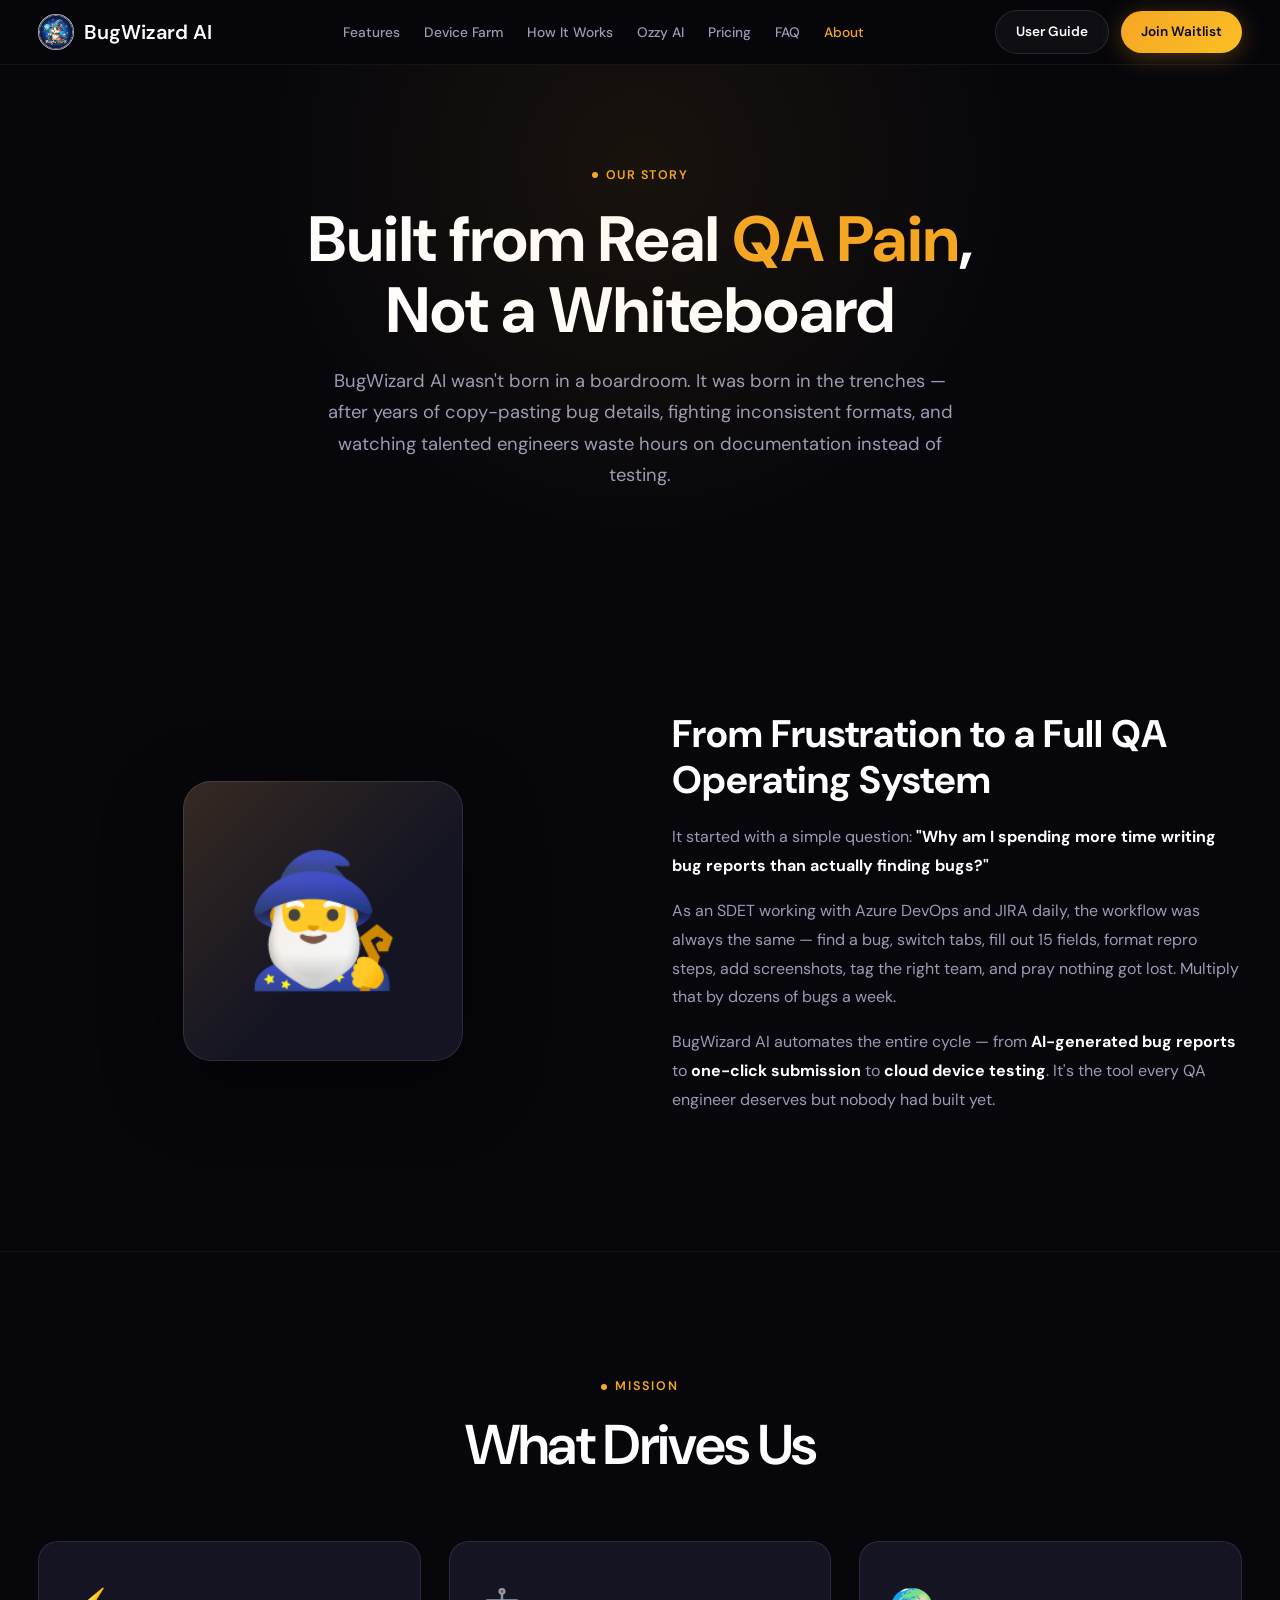
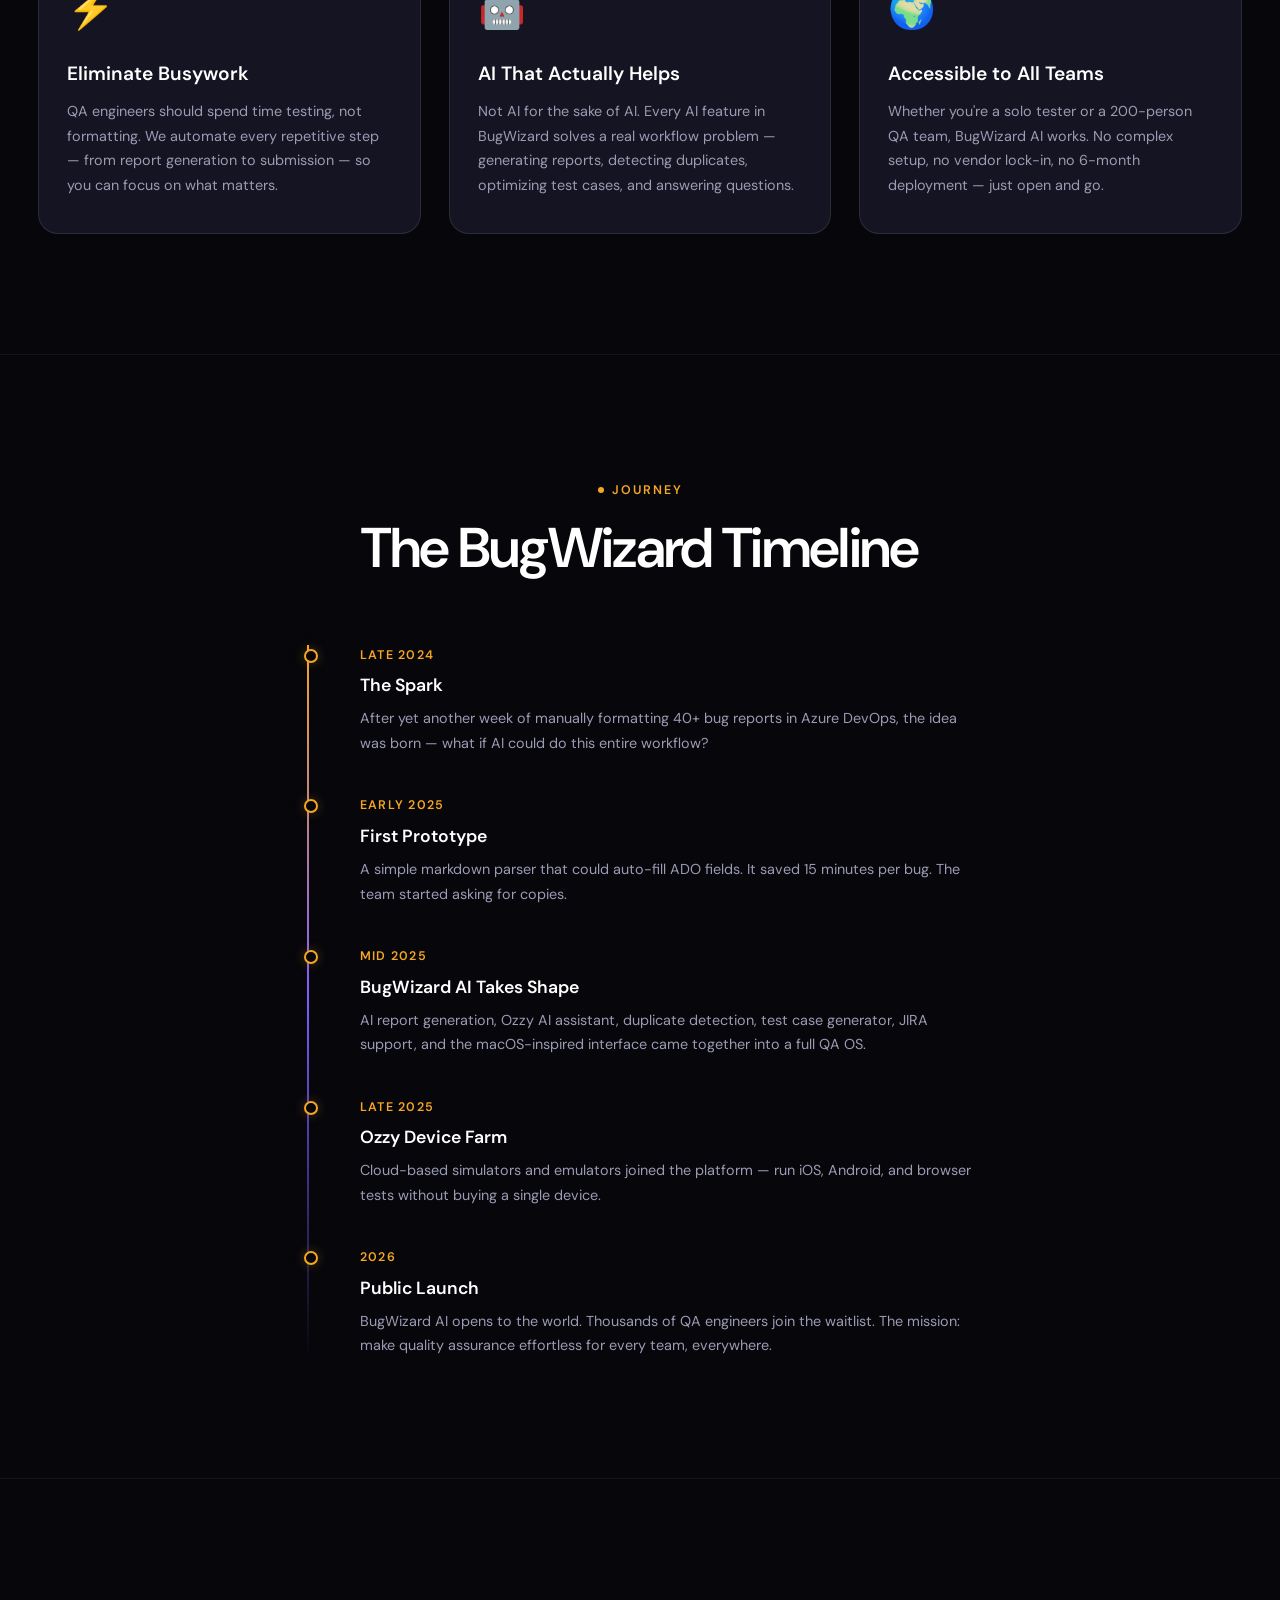
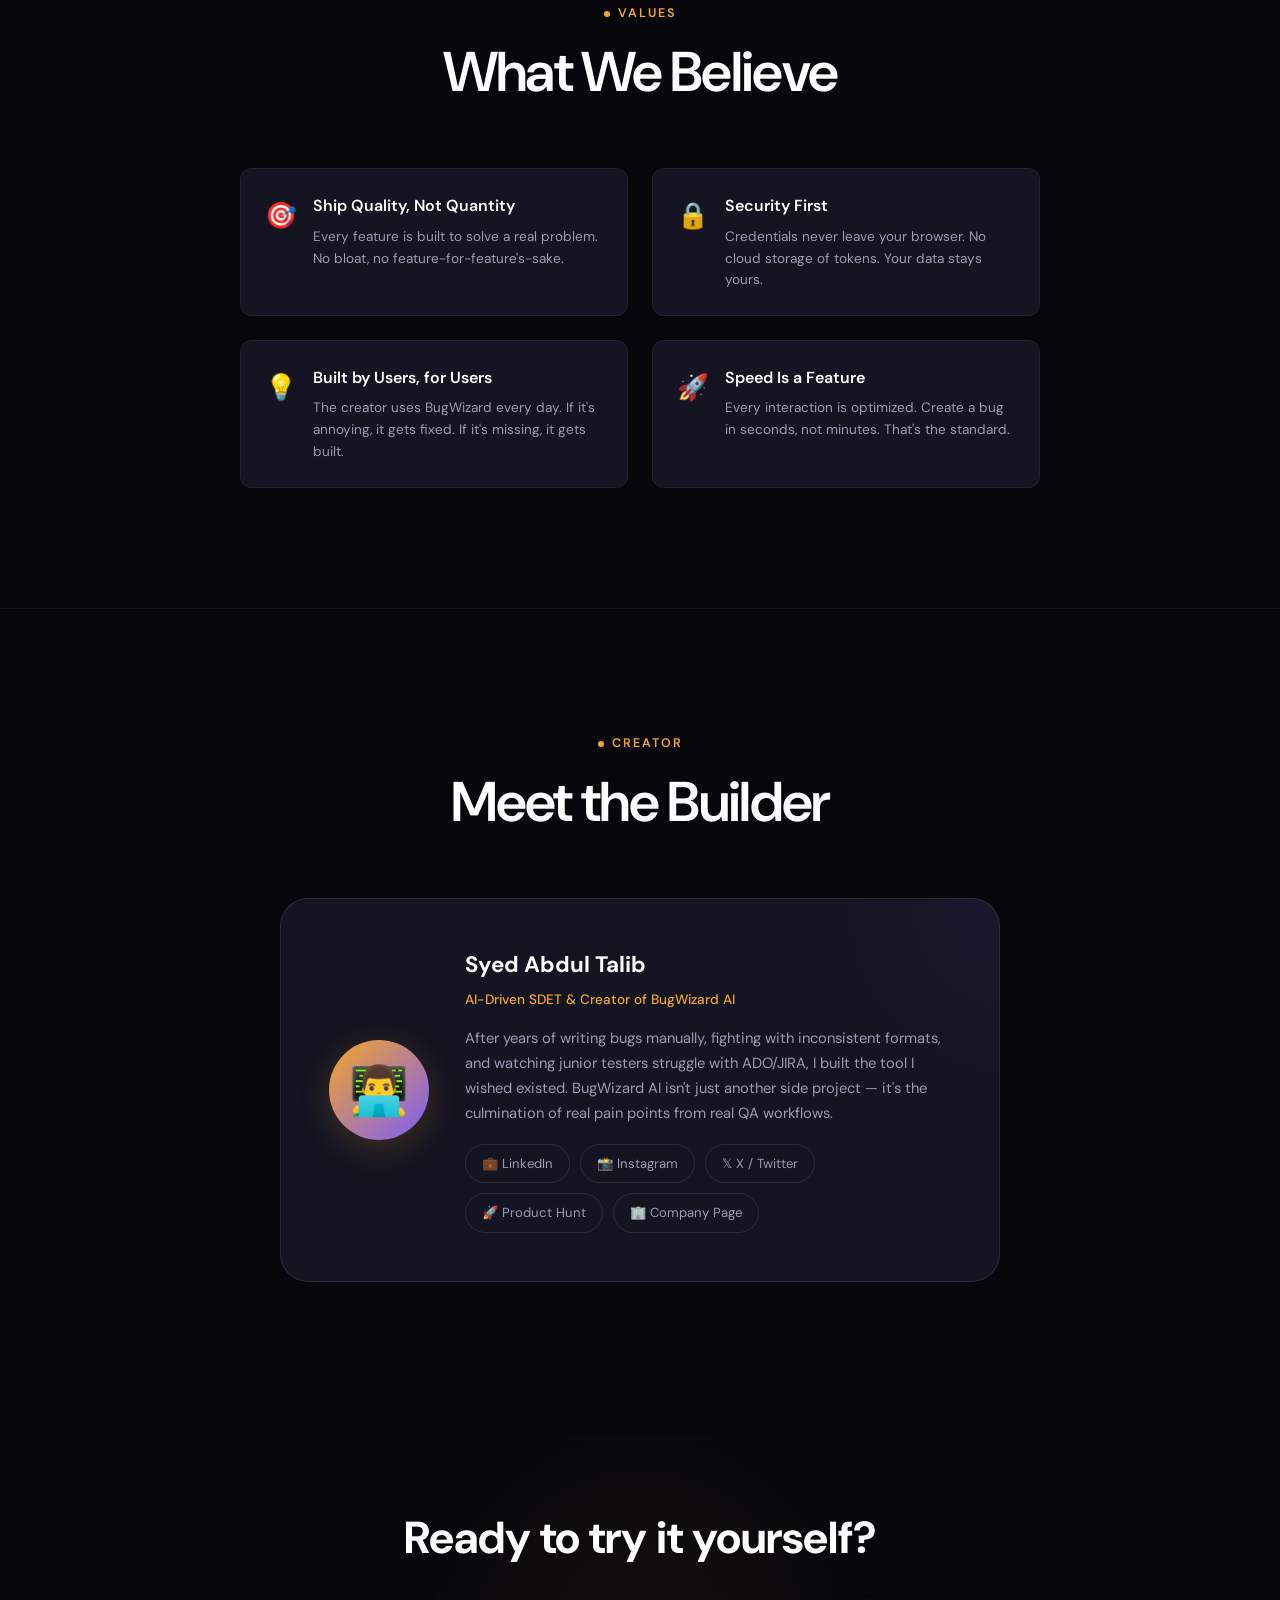
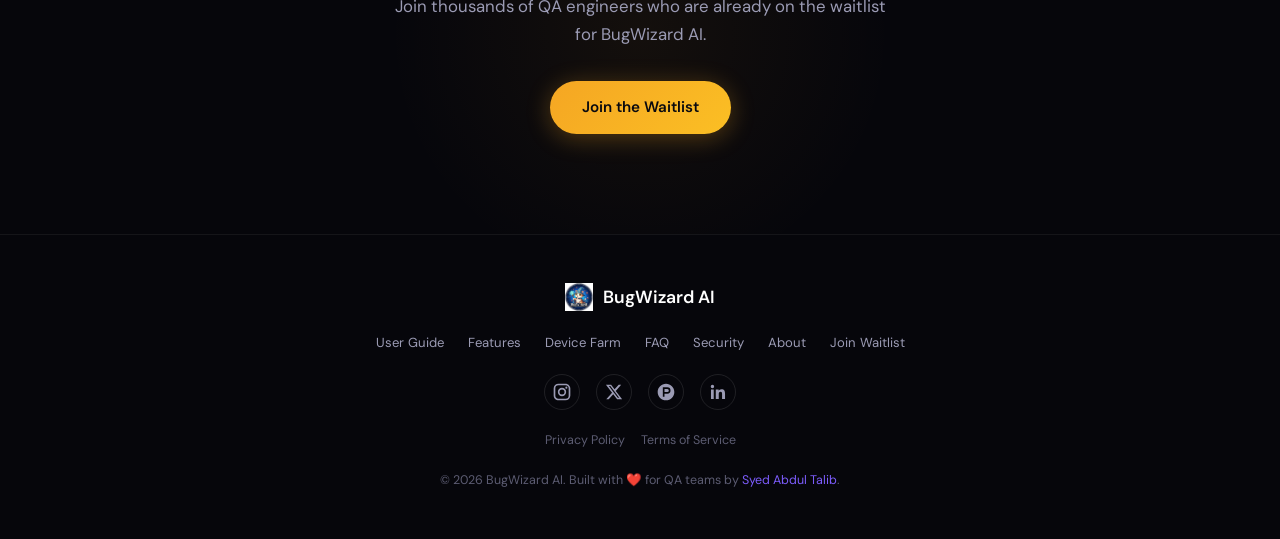
<file: about.html>
<!DOCTYPE html>
<html lang="en">
<head>
    <meta charset="UTF-8">
    <meta name="viewport" content="width=device-width, initial-scale=1.0">
    <title>About - BugWizard AI</title>

    <!-- Google tag (gtag.js) -->
    <script async src="https://www.googletagmanager.com/gtag/js?id=G-EWHE7KC6EQ"></script>
    <script>
        window.dataLayer = window.dataLayer || [];
        function gtag(){dataLayer.push(arguments);}
        gtag('js', new Date());
        gtag('config', 'G-EWHE7KC6EQ');
    </script>

    <meta name="description" content="Learn about BugWizard AI — the AI-powered QA Operating System built by an SDET who lived the pain of manual bug reporting.">
    <meta name="author" content="BugWizard AI">
    <meta property="og:title" content="About BugWizard AI">
    <meta property="og:description" content="The story behind the AI-powered QA OS that's changing how teams do quality assurance.">
    <meta property="og:type" content="website">
    <link rel="icon" type="image/png" href="favicon.png">
    <link rel="apple-touch-icon" href="favicon.png">
    <link rel="preconnect" href="https://fonts.googleapis.com">
    <link rel="preconnect" href="https://fonts.gstatic.com" crossorigin>
    <link rel="stylesheet" href="styles.css">
    <style>
        /* ── About Page Specifics ── */
        .about-hero{padding:160px 0 100px;text-align:center;position:relative;overflow:hidden}
        .about-hero::before{content:'';position:absolute;top:-40%;left:50%;transform:translateX(-50%);width:800px;height:800px;background:radial-gradient(circle,rgba(245,166,35,.08) 0%,transparent 70%);pointer-events:none}
        .about-hero-eyebrow{display:inline-flex;align-items:center;gap:8px;font-size:.78rem;letter-spacing:.12em;text-transform:uppercase;color:var(--gold);margin-bottom:20px;font-weight:600}
        .about-hero-eyebrow .dot{width:6px;height:6px;border-radius:50%;background:var(--gold);display:inline-block}
        .about-hero h1{font-family:var(--font-display);font-size:clamp(2.4rem,5vw,4rem);font-weight:700;color:var(--text-0);line-height:1.1;margin-bottom:20px}
        .about-hero h1 .gold{color:var(--gold)}
        .about-hero p{font-size:1.15rem;color:var(--text-2);max-width:640px;margin:0 auto;line-height:1.7}

        /* ── Story Section ── */
        .story-section{padding:var(--section-py) 0}
        .story-grid{display:grid;grid-template-columns:1fr 1fr;gap:64px;align-items:center}
        .story-visual{position:relative;display:flex;align-items:center;justify-content:center}
        .story-emoji-card{width:280px;height:280px;background:var(--bg-card);border:1px solid var(--border-light);border-radius:var(--radius-xl);display:flex;align-items:center;justify-content:center;font-size:8rem;box-shadow:0 24px 80px rgba(0,0,0,.4);position:relative}
        .story-emoji-card::after{content:'';position:absolute;inset:-1px;border-radius:var(--radius-xl);background:linear-gradient(135deg,rgba(245,166,35,.15),transparent 60%);pointer-events:none}
        .story-content h2{font-family:var(--font-display);font-size:clamp(1.8rem,3vw,2.4rem);font-weight:700;color:var(--text-0);margin-bottom:20px;line-height:1.2}
        .story-content p{font-size:1rem;color:var(--text-2);line-height:1.8;margin-bottom:16px}
        .story-content p strong{color:var(--text-0)}

        /* ── Mission Cards ── */
        .mission-section{padding:var(--section-py) 0;border-top:1px solid var(--border)}
        .mission-grid{display:grid;grid-template-columns:repeat(3,1fr);gap:28px;margin-top:48px}
        .mission-card{background:var(--bg-card);border:1px solid var(--border-light);border-radius:var(--radius-lg);padding:36px 28px;transition:all .3s var(--ease)}
        .mission-card:hover{border-color:rgba(245,166,35,.2);transform:translateY(-4px);box-shadow:0 12px 40px rgba(0,0,0,.3)}
        .mission-card-icon{font-size:2.4rem;margin-bottom:16px;display:block}
        .mission-card h3{font-family:var(--font-display);font-size:1.2rem;font-weight:600;color:var(--text-0);margin-bottom:10px}
        .mission-card p{font-size:.9rem;color:var(--text-2);line-height:1.7}

        /* ── Timeline ── */
        .timeline-section{padding:var(--section-py) 0;border-top:1px solid var(--border)}
        .timeline{max-width:680px;margin:48px auto 0;position:relative;padding-left:32px}
        .timeline::before{content:'';position:absolute;left:7px;top:0;bottom:0;width:2px;background:linear-gradient(to bottom,var(--gold),var(--violet),transparent)}
        .timeline-item{position:relative;padding-bottom:40px;padding-left:28px}
        .timeline-item:last-child{padding-bottom:0}
        .timeline-item::before{content:'';position:absolute;left:-28px;top:4px;width:14px;height:14px;border-radius:50%;background:var(--bg-0);border:2px solid var(--gold);box-shadow:0 0 12px rgba(245,166,35,.3)}
        .timeline-item .tl-date{font-size:.78rem;letter-spacing:.1em;text-transform:uppercase;color:var(--gold);font-weight:600;margin-bottom:6px}
        .timeline-item h3{font-family:var(--font-display);font-size:1.1rem;font-weight:600;color:var(--text-0);margin-bottom:6px}
        .timeline-item p{font-size:.9rem;color:var(--text-2);line-height:1.7}

        /* ── Founder Card ── */
        .founder-section{padding:var(--section-py) 0;border-top:1px solid var(--border)}
        .founder-card{max-width:720px;margin:48px auto 0;background:var(--bg-card);border:1px solid var(--border-light);border-radius:var(--radius-xl);padding:48px;display:flex;gap:36px;align-items:center;position:relative;overflow:hidden}
        .founder-card::before{content:'';position:absolute;top:-50%;right:-30%;width:400px;height:400px;background:radial-gradient(circle,rgba(124,92,252,.06) 0%,transparent 70%);pointer-events:none}
        .founder-avatar-lg{width:100px;height:100px;border-radius:50%;background:linear-gradient(135deg,var(--gold),var(--violet));display:flex;align-items:center;justify-content:center;font-size:3rem;flex-shrink:0;box-shadow:0 8px 32px rgba(245,166,35,.2)}
        .founder-info h3{font-family:var(--font-display);font-size:1.4rem;font-weight:700;color:var(--text-0);margin-bottom:4px}
        .founder-info .role{font-size:.85rem;color:var(--gold);font-weight:500;margin-bottom:14px}
        .founder-info p{font-size:.92rem;color:var(--text-2);line-height:1.7;margin-bottom:18px}
        .founder-links{display:flex;flex-wrap:wrap;gap:10px}
        .founder-links a{display:inline-flex;align-items:center;gap:6px;padding:8px 16px;border-radius:50px;border:1px solid var(--border-light);font-size:.82rem;color:var(--text-2);transition:all .2s var(--ease);text-decoration:none}
        .founder-links a:hover{color:var(--gold);border-color:var(--gold);background:rgba(245,166,35,.06)}

        /* ── Values ── */
        .values-section{padding:var(--section-py) 0;border-top:1px solid var(--border)}
        .values-grid{display:grid;grid-template-columns:repeat(2,1fr);gap:24px;margin-top:48px;max-width:800px;margin-left:auto;margin-right:auto}
        .value-item{display:flex;gap:16px;padding:24px;background:var(--bg-card);border:1px solid var(--border);border-radius:var(--radius);transition:border-color .2s}
        .value-item:hover{border-color:var(--border-light)}
        .value-icon{font-size:1.6rem;flex-shrink:0;margin-top:2px}
        .value-text h4{font-family:var(--font-display);font-size:1rem;font-weight:600;color:var(--text-0);margin-bottom:6px}
        .value-text p{font-size:.85rem;color:var(--text-2);line-height:1.6}

        /* ── CTA ── */
        .about-cta{padding:100px 0;text-align:center;position:relative}
        .about-cta::before{content:'';position:absolute;bottom:0;left:50%;transform:translateX(-50%);width:600px;height:400px;background:radial-gradient(circle,rgba(245,166,35,.06) 0%,transparent 70%);pointer-events:none}
        .about-cta h2{font-family:var(--font-display);font-size:clamp(1.8rem,3.5vw,2.8rem);font-weight:700;color:var(--text-0);margin-bottom:16px}
        .about-cta p{font-size:1.05rem;color:var(--text-2);max-width:500px;margin:0 auto 32px;line-height:1.7}

        /* ── Responsive ── */
        @media(max-width:1024px){
            .about-hero{padding:140px 0 84px}
            .story-grid{gap:48px}
            .mission-grid{grid-template-columns:repeat(2,1fr)}
            .timeline{max-width:none;padding-left:24px}
            .founder-card{padding:40px 36px}
        }
        @media(max-width:768px){
            .about-hero{padding:128px 0 72px}
            .about-hero p{font-size:1rem}
            .story-grid{grid-template-columns:1fr;gap:40px;text-align:center}
            .story-visual{order:-1}
            .story-emoji-card{width:220px;height:220px;font-size:6rem}
            .mission-grid{grid-template-columns:1fr}
            .timeline{margin-top:36px;padding-left:20px}
            .timeline-item{padding-left:22px;padding-bottom:30px}
            .timeline-item::before{left:-20px;width:12px;height:12px}
            .values-grid{grid-template-columns:1fr}
            .founder-card{flex-direction:column;text-align:center;padding:36px 24px}
            .founder-links{justify-content:center}
            .about-cta{padding:80px 0}
        }

        @media(max-width:480px){
            .about-hero{padding:116px 0 64px}
            .about-hero h1{font-size:2rem}
            .about-hero p,.story-content p{font-size:.95rem;line-height:1.7}
            .story-emoji-card{width:180px;height:180px;font-size:4.75rem}
            .mission-card,.value-item{padding:20px 18px}
            .value-item{flex-direction:column}
            .timeline-item h3{font-size:1rem}
            .founder-card{padding:28px 18px}
            .founder-avatar-lg{width:80px;height:80px;font-size:2.4rem}
            .founder-links a{width:100%;justify-content:center}
        }

        /* ── Animations ── */
        .reveal{opacity:0;transform:translateY(30px);transition:opacity .7s var(--ease),transform .7s var(--ease)}
        .reveal.visible{opacity:1;transform:translateY(0)}
    </style>
</head>
<body>
<!-- ═══════════ NAVBAR ═══════════ -->
<nav class="navbar scrolled" id="navbar">
    <div class="nav-inner">
        <a href="index.html" class="nav-brand">
            <img src="Logo.png" alt="BugWizard AI">
            <span>BugWizard AI</span>
        </a>
        <div class="nav-links">
            <a href="index.html#features">Features</a>
            <a href="index.html#device-farm">Device Farm</a>
            <a href="index.html#how-it-works">How It Works</a>
            <a href="index.html#ai-assistant">Ozzy AI</a>
            <a href="index.html#pricing">Pricing</a>
            <a href="index.html#faq">FAQ</a>
            <a href="about.html" style="color:var(--gold)">About</a>
        </div>
        <div class="nav-cta">
            <a href="../Manual and Guides/USER_GUIDE_MANUAL.html" class="btn btn-ghost">User Guide</a>
            <a href="index.html#waitlist" class="btn btn-primary">Join Waitlist</a>
        </div>
        <div class="mobile-toggle" id="mobileToggle">
            <span></span><span></span><span></span>
        </div>
    </div>
</nav>

<!-- Mobile Menu -->
<div class="mobile-menu" id="mobileMenu">
    <a href="index.html#features">Features</a>
    <a href="index.html#device-farm">Device Farm</a>
    <a href="index.html#how-it-works">How It Works</a>
    <a href="index.html#ai-assistant">Ozzy AI</a>
    <a href="index.html#pricing">Pricing</a>
    <a href="index.html#faq">FAQ</a>
    <a href="about.html" style="color:var(--gold)">About</a>
    <a href="../Manual and Guides/USER_GUIDE_MANUAL.html">User Guide</a>
    <a href="index.html#waitlist" class="btn btn-primary">Join Waitlist</a>
</div>

<!-- ═══════════ HERO ═══════════ -->
<section class="about-hero">
    <div class="container">
        <div class="about-hero-eyebrow"><span class="dot"></span> Our Story</div>
        <h1>Built from Real <span class="gold">QA Pain</span>,<br>Not a Whiteboard</h1>
        <p>BugWizard AI wasn't born in a boardroom. It was born in the trenches — after years of copy-pasting bug details, fighting inconsistent formats, and watching talented engineers waste hours on documentation instead of testing.</p>
    </div>
</section>

<!-- ═══════════ STORY ═══════════ -->
<section class="story-section">
    <div class="container">
        <div class="story-grid">
            <div class="story-visual reveal">
                <div class="story-emoji-card">🧙‍♂️</div>
            </div>
            <div class="story-content reveal">
                <h2>From Frustration to a Full QA Operating System</h2>
                <p>It started with a simple question: <strong>"Why am I spending more time writing bug reports than actually finding bugs?"</strong></p>
                <p>As an SDET working with Azure DevOps and JIRA daily, the workflow was always the same — find a bug, switch tabs, fill out 15 fields, format repro steps, add screenshots, tag the right team, and pray nothing got lost. Multiply that by dozens of bugs a week.</p>
                <p>BugWizard AI automates the entire cycle — from <strong>AI-generated bug reports</strong> to <strong>one-click submission</strong> to <strong>cloud device testing</strong>. It's the tool every QA engineer deserves but nobody had built yet.</p>
            </div>
        </div>
    </div>
</section>

<!-- ═══════════ MISSION ═══════════ -->
<section class="mission-section">
    <div class="container">
        <div class="section-header reveal" style="text-align:center">
            <div class="section-eyebrow" style="justify-content:center"><span class="dot"></span> Mission</div>
            <h2 class="section-title">What Drives Us</h2>
        </div>
        <div class="mission-grid">
            <div class="mission-card reveal">
                <span class="mission-card-icon">⚡</span>
                <h3>Eliminate Busywork</h3>
                <p>QA engineers should spend time testing, not formatting. We automate every repetitive step — from report generation to submission — so you can focus on what matters.</p>
            </div>
            <div class="mission-card reveal">
                <span class="mission-card-icon">🤖</span>
                <h3>AI That Actually Helps</h3>
                <p>Not AI for the sake of AI. Every AI feature in BugWizard solves a real workflow problem — generating reports, detecting duplicates, optimizing test cases, and answering questions.</p>
            </div>
            <div class="mission-card reveal">
                <span class="mission-card-icon">🌍</span>
                <h3>Accessible to All Teams</h3>
                <p>Whether you're a solo tester or a 200-person QA team, BugWizard AI works. No complex setup, no vendor lock-in, no 6-month deployment — just open and go.</p>
            </div>
        </div>
    </div>
</section>

<!-- ═══════════ TIMELINE ═══════════ -->
<section class="timeline-section">
    <div class="container">
        <div class="section-header reveal" style="text-align:center">
            <div class="section-eyebrow" style="justify-content:center"><span class="dot"></span> Journey</div>
            <h2 class="section-title">The BugWizard Timeline</h2>
        </div>
        <div class="timeline">
            <div class="timeline-item reveal">
                <div class="tl-date">Late 2024</div>
                <h3>The Spark</h3>
                <p>After yet another week of manually formatting 40+ bug reports in Azure DevOps, the idea was born — what if AI could do this entire workflow?</p>
            </div>
            <div class="timeline-item reveal">
                <div class="tl-date">Early 2025</div>
                <h3>First Prototype</h3>
                <p>A simple markdown parser that could auto-fill ADO fields. It saved 15 minutes per bug. The team started asking for copies.</p>
            </div>
            <div class="timeline-item reveal">
                <div class="tl-date">Mid 2025</div>
                <h3>BugWizard AI Takes Shape</h3>
                <p>AI report generation, Ozzy AI assistant, duplicate detection, test case generator, JIRA support, and the macOS-inspired interface came together into a full QA OS.</p>
            </div>
            <div class="timeline-item reveal">
                <div class="tl-date">Late 2025</div>
                <h3>Ozzy Device Farm</h3>
                <p>Cloud-based simulators and emulators joined the platform — run iOS, Android, and browser tests without buying a single device.</p>
            </div>
            <div class="timeline-item reveal">
                <div class="tl-date">2026</div>
                <h3>Public Launch</h3>
                <p>BugWizard AI opens to the world. Thousands of QA engineers join the waitlist. The mission: make quality assurance effortless for every team, everywhere.</p>
            </div>
        </div>
    </div>
</section>

<!-- ═══════════ VALUES ═══════════ -->
<section class="values-section">
    <div class="container">
        <div class="section-header reveal" style="text-align:center">
            <div class="section-eyebrow" style="justify-content:center"><span class="dot"></span> Values</div>
            <h2 class="section-title">What We Believe</h2>
        </div>
        <div class="values-grid">
            <div class="value-item reveal">
                <span class="value-icon">🎯</span>
                <div class="value-text">
                    <h4>Ship Quality, Not Quantity</h4>
                    <p>Every feature is built to solve a real problem. No bloat, no feature-for-feature's-sake.</p>
                </div>
            </div>
            <div class="value-item reveal">
                <span class="value-icon">🔒</span>
                <div class="value-text">
                    <h4>Security First</h4>
                    <p>Credentials never leave your browser. No cloud storage of tokens. Your data stays yours.</p>
                </div>
            </div>
            <div class="value-item reveal">
                <span class="value-icon">💡</span>
                <div class="value-text">
                    <h4>Built by Users, for Users</h4>
                    <p>The creator uses BugWizard every day. If it's annoying, it gets fixed. If it's missing, it gets built.</p>
                </div>
            </div>
            <div class="value-item reveal">
                <span class="value-icon">🚀</span>
                <div class="value-text">
                    <h4>Speed Is a Feature</h4>
                    <p>Every interaction is optimized. Create a bug in seconds, not minutes. That's the standard.</p>
                </div>
            </div>
        </div>
    </div>
</section>

<!-- ═══════════ FOUNDER ═══════════ -->
<section class="founder-section">
    <div class="container">
        <div class="section-header reveal" style="text-align:center">
            <div class="section-eyebrow" style="justify-content:center"><span class="dot"></span> Creator</div>
            <h2 class="section-title">Meet the Builder</h2>
        </div>
        <div class="founder-card reveal">
            <div class="founder-avatar-lg">👨‍💻</div>
            <div class="founder-info">
                <h3>Syed Abdul Talib</h3>
                <p class="role">AI-Driven SDET &amp; Creator of BugWizard AI</p>
                <p>After years of writing bugs manually, fighting with inconsistent formats, and watching junior testers struggle with ADO/JIRA, I built the tool I wished existed. BugWizard AI isn't just another side project — it's the culmination of real pain points from real QA workflows.</p>
                <div class="founder-links">
                    <a href="https://www.linkedin.com/in/abdultalib751/" target="_blank" rel="noopener noreferrer">💼 LinkedIn</a>
                    <a href="https://www.instagram.com/bugwizardai/" target="_blank" rel="noopener noreferrer">📸 Instagram</a>
                    <a href="https://x.com/bugwizardai" target="_blank" rel="noopener noreferrer">𝕏 X / Twitter</a>
                    <a href="https://www.producthunt.com/@bugwizardai" target="_blank" rel="noopener noreferrer">🚀 Product Hunt</a>
                    <a href="https://www.linkedin.com/company/bugwizard-ai/" target="_blank" rel="noopener noreferrer">🏢 Company Page</a>
                </div>
            </div>
        </div>
    </div>
</section>

<!-- ═══════════ CTA ═══════════ -->
<section class="about-cta">
    <div class="container reveal">
        <h2>Ready to try it yourself?</h2>
        <p>Join thousands of QA engineers who are already on the waitlist for BugWizard AI.</p>
        <a href="index.html#waitlist" class="btn btn-primary">Join the Waitlist</a>
    </div>
</section>

<!-- ═══════════ FOOTER ═══════════ -->
<footer class="footer">
    <div class="container">
        <div class="footer-inner">
            <div class="footer-brand">
                <img src="Logo.png" alt="BugWizard AI">
                <span>BugWizard AI</span>
            </div>
            <div class="footer-links">
                <a href="../Manual and Guides/USER_GUIDE_MANUAL.html">User Guide</a>
                <a href="index.html#features">Features</a>
                <a href="index.html#device-farm">Device Farm</a>
                <a href="index.html#faq">FAQ</a>
                <a href="index.html#security">Security</a>
                <a href="about.html">About</a>
                <a href="index.html#waitlist">Join Waitlist</a>
            </div>
            <div class="footer-social">
                <a href="https://www.instagram.com/bugwizardai/" target="_blank" rel="noopener noreferrer" title="Instagram" class="social-icon">
                    <svg viewBox="0 0 24 24" width="20" height="20" fill="currentColor"><path d="M7.8 2h8.4C19.4 2 22 4.6 22 7.8v8.4a5.8 5.8 0 0 1-5.8 5.8H7.8C4.6 22 2 19.4 2 16.2V7.8A5.8 5.8 0 0 1 7.8 2m-.2 2A3.6 3.6 0 0 0 4 7.6v8.8C4 18.39 5.61 20 7.6 20h8.8a3.6 3.6 0 0 0 3.6-3.6V7.6C20 5.61 18.39 4 16.4 4H7.6m9.65 1.5a1.25 1.25 0 1 1 0 2.5 1.25 1.25 0 0 1 0-2.5M12 7a5 5 0 1 1 0 10 5 5 0 0 1 0-10m0 2a3 3 0 1 0 0 6 3 3 0 0 0 0-6z"/></svg>
                </a>
                <a href="https://x.com/bugwizardai" target="_blank" rel="noopener noreferrer" title="X (Twitter)" class="social-icon">
                    <svg viewBox="0 0 24 24" width="18" height="18" fill="currentColor"><path d="M18.244 2.25h3.308l-7.227 8.26 8.502 11.24H16.17l-5.214-6.817L4.99 21.75H1.68l7.73-8.835L1.254 2.25H8.08l4.713 6.231zm-1.161 17.52h1.833L7.084 4.126H5.117z"/></svg>
                </a>
                <a href="https://www.producthunt.com/@bugwizardai" target="_blank" rel="noopener noreferrer" title="Product Hunt" class="social-icon">
                    <svg viewBox="0 0 24 24" width="20" height="20" fill="currentColor"><path d="M13.604 8.4h-3.405V12h3.405a1.8 1.8 0 0 0 0-3.6zM12 2C6.477 2 2 6.477 2 12s4.477 10 10 10 10-4.477 10-10S17.523 2 12 2zm1.604 12h-3.405v3.6H8.2V6.4h5.404a3.8 3.8 0 0 1 0 7.6z"/></svg>
                </a>
                <a href="https://www.linkedin.com/company/bugwizard-ai/" target="_blank" rel="noopener noreferrer" title="LinkedIn" class="social-icon">
                    <svg viewBox="0 0 24 24" width="20" height="20" fill="currentColor"><path d="M20.447 20.452h-3.554v-5.569c0-1.328-.027-3.037-1.852-3.037-1.853 0-2.136 1.445-2.136 2.939v5.667H9.351V9h3.414v1.561h.046c.477-.9 1.637-1.85 3.37-1.85 3.601 0 4.267 2.37 4.267 5.455v6.286zM5.337 7.433a2.062 2.062 0 1 1 0-4.124 2.062 2.062 0 0 1 0 4.124zM6.89 20.452H3.58V9h3.31v11.452z"/></svg>
                </a>
            </div>
            <div class="footer-legal">
                <a href="privacy-policy.html">Privacy Policy</a>
                <a href="terms.html">Terms of Service</a>
            </div>
            <p class="footer-copy">
                &copy; 2026 BugWizard AI. Built with ❤️ for QA teams by <a href="https://www.linkedin.com/in/abdultalib751/" target="_blank" rel="noopener noreferrer">Syed Abdul Talib</a>.
            </p>
        </div>
    </div>
</footer>

<script>
// ── Mobile Toggle ──
const mobileToggle=document.getElementById('mobileToggle');
const mobileMenu=document.getElementById('mobileMenu');
if(mobileToggle){mobileToggle.addEventListener('click',()=>{mobileToggle.classList.toggle('active');mobileMenu.classList.toggle('active')})}
mobileMenu?.querySelectorAll('a').forEach(a=>a.addEventListener('click',()=>{mobileToggle.classList.remove('active');mobileMenu.classList.remove('active')}));

// ── Scroll Reveal ──
const revealEls=document.querySelectorAll('.reveal');
const observer=new IntersectionObserver((entries)=>{entries.forEach(e=>{if(e.isIntersecting){e.target.classList.add('visible');observer.unobserve(e.target)}})},{threshold:0.15,rootMargin:'0px 0px -40px 0px'});
revealEls.forEach(el=>observer.observe(el));
</script>
</body>
</html>
</file>
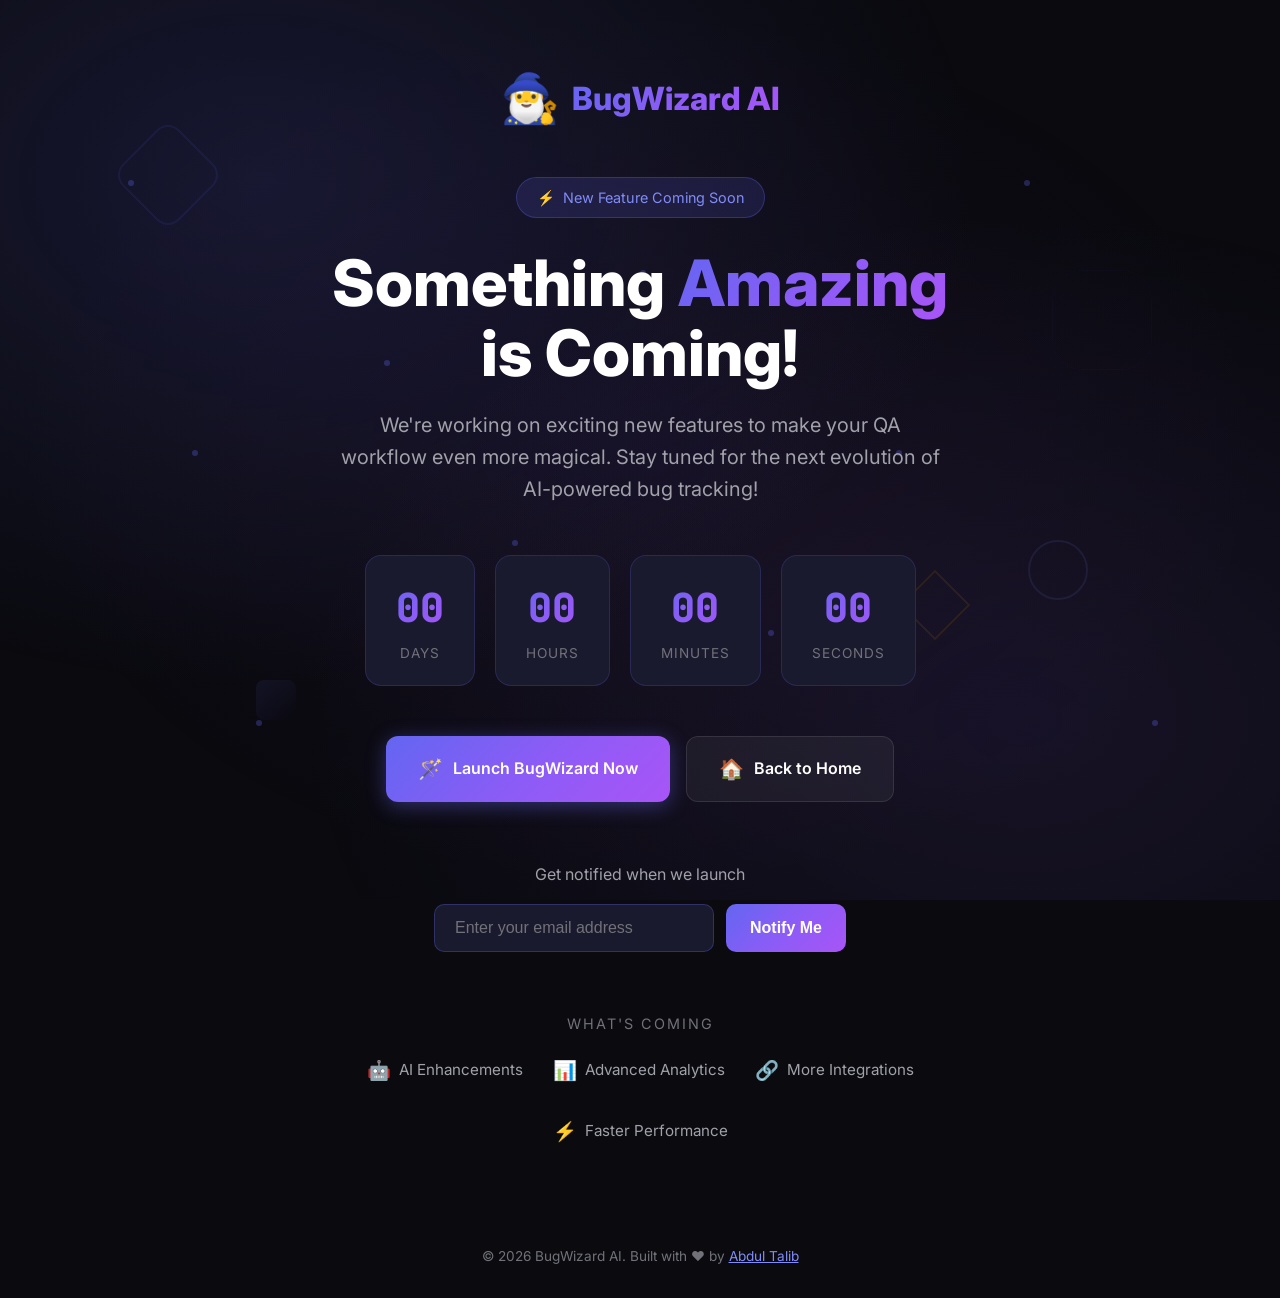
<file: coming-soon.html>
<!DOCTYPE html>
<html lang="en">
<head>
    <meta charset="UTF-8">
    <meta name="viewport" content="width=device-width, initial-scale=1.0">
    <title>Coming Soon - BugWizard AI</title>
    <meta name="description" content="Something amazing is coming! BugWizard AI - The next generation of AI-powered QA automation for Azure DevOps & JIRA.">
    <meta name="keywords" content="BugWizard, AI, Azure DevOps, JIRA, Bug Tracking, QA, Coming Soon">
    <meta name="author" content="BugWizard AI">
    
    <!-- Open Graph -->
    <meta property="og:title" content="Coming Soon - BugWizard AI">
    <meta property="og:description" content="Something amazing is coming! AI-powered QA automation for Azure DevOps & JIRA.">
    <meta property="og:type" content="website">
    
    <!-- Fonts -->
    <link rel="preconnect" href="https://fonts.googleapis.com">
    <link rel="preconnect" href="https://fonts.gstatic.com" crossorigin>
    <link href="https://fonts.googleapis.com/css2?family=Inter:wght@300;400;500;600;700;800;900&family=JetBrains+Mono:wght@400;500;600&display=swap" rel="stylesheet">
    
    <style>
        /* CSS Variables */
        :root {
            --primary: #6366f1;
            --primary-dark: #4f46e5;
            --primary-light: #818cf8;
            --secondary: #10b981;
            --accent: #f59e0b;
            --bg-primary: #0a0a0f;
            --bg-secondary: #111827;
            --bg-card: #1a1a2e;
            --text-primary: #ffffff;
            --text-secondary: #a1a1aa;
            --text-muted: #71717a;
            --gradient-primary: linear-gradient(135deg, #6366f1 0%, #8b5cf6 50%, #a855f7 100%);
            --shadow-glow: 0 0 40px rgba(99, 102, 241, 0.3);
        }

        *, *::before, *::after {
            box-sizing: border-box;
            margin: 0;
            padding: 0;
        }

        html, body {
            height: 100%;
        }

        body {
            font-family: 'Inter', -apple-system, BlinkMacSystemFont, 'Segoe UI', Roboto, sans-serif;
            background-color: var(--bg-primary);
            color: var(--text-primary);
            line-height: 1.6;
            overflow-x: hidden;
            display: flex;
            flex-direction: column;
            align-items: center;
            justify-content: flex-start;
            min-height: 100vh;
            position: relative;
        }

        /* Animated Background */
        .bg-gradient {
            position: fixed;
            top: 0;
            left: 0;
            right: 0;
            bottom: 0;
            background: 
                radial-gradient(ellipse at 20% 20%, rgba(99, 102, 241, 0.15) 0%, transparent 50%),
                radial-gradient(ellipse at 80% 80%, rgba(139, 92, 246, 0.1) 0%, transparent 50%),
                radial-gradient(ellipse at 50% 50%, rgba(168, 85, 247, 0.05) 0%, transparent 70%);
            pointer-events: none;
            z-index: 0;
        }

        /* Floating Particles */
        .particles {
            position: fixed;
            top: 0;
            left: 0;
            width: 100%;
            height: 100%;
            pointer-events: none;
            z-index: 1;
            overflow: hidden;
        }

        .particle {
            position: absolute;
            width: 6px;
            height: 6px;
            background: var(--primary);
            border-radius: 50%;
            opacity: 0.3;
            animation: float 20s infinite ease-in-out;
        }

        .particle:nth-child(1) { left: 10%; top: 20%; animation-delay: 0s; animation-duration: 25s; }
        .particle:nth-child(2) { left: 20%; top: 80%; animation-delay: 2s; animation-duration: 20s; }
        .particle:nth-child(3) { left: 30%; top: 40%; animation-delay: 4s; animation-duration: 22s; }
        .particle:nth-child(4) { left: 40%; top: 60%; animation-delay: 1s; animation-duration: 18s; }
        .particle:nth-child(5) { left: 50%; top: 30%; animation-delay: 3s; animation-duration: 24s; }
        .particle:nth-child(6) { left: 60%; top: 70%; animation-delay: 5s; animation-duration: 21s; }
        .particle:nth-child(7) { left: 70%; top: 50%; animation-delay: 2s; animation-duration: 19s; }
        .particle:nth-child(8) { left: 80%; top: 20%; animation-delay: 4s; animation-duration: 23s; }
        .particle:nth-child(9) { left: 90%; top: 80%; animation-delay: 1s; animation-duration: 26s; }
        .particle:nth-child(10) { left: 15%; top: 50%; animation-delay: 3s; animation-duration: 20s; }

        @keyframes float {
            0%, 100% {
                transform: translateY(0) rotate(0deg);
                opacity: 0.3;
            }
            25% {
                transform: translateY(-100px) rotate(90deg);
                opacity: 0.6;
            }
            50% {
                transform: translateY(-50px) rotate(180deg);
                opacity: 0.3;
            }
            75% {
                transform: translateY(-150px) rotate(270deg);
                opacity: 0.5;
            }
        }

        /* Floating 3D Shapes */
        .floating-shapes {
            position: fixed;
            top: 0;
            left: 0;
            width: 100%;
            height: 100%;
            pointer-events: none;
            z-index: 1;
        }

        .shape {
            position: absolute;
            opacity: 0.1;
            animation: floatShape 15s infinite ease-in-out;
        }

        .shape-1 {
            top: 15%;
            left: 10%;
            width: 80px;
            height: 80px;
            border: 2px solid var(--primary);
            border-radius: 20%;
            transform: rotate(45deg);
            animation-delay: 0s;
        }

        .shape-2 {
            top: 60%;
            right: 15%;
            width: 60px;
            height: 60px;
            border: 2px solid var(--primary-light);
            border-radius: 50%;
            animation-delay: 5s;
        }

        .shape-3 {
            bottom: 20%;
            left: 20%;
            width: 40px;
            height: 40px;
            background: linear-gradient(135deg, var(--primary) 0%, transparent 100%);
            border-radius: 8px;
            animation-delay: 2s;
        }

        .shape-4 {
            top: 30%;
            right: 10%;
            width: 100px;
            height: 100px;
            border: 1px solid rgba(139, 92, 246, 0.3);
            border-radius: 30%;
            animation-delay: 8s;
        }

        .shape-5 {
            bottom: 30%;
            right: 25%;
            width: 50px;
            height: 50px;
            border: 2px solid var(--accent);
            transform: rotate(45deg);
            animation-delay: 3s;
        }

        @keyframes floatShape {
            0%, 100% {
                transform: translateY(0) rotate(0deg);
            }
            50% {
                transform: translateY(-30px) rotate(180deg);
            }
        }

        /* Main Content */
        .content {
            position: relative;
            z-index: 10;
            text-align: center;
            padding: 40px;
            padding-top: 60px;
            margin-top: 0;
            max-width: 800px;
        }

        /* Logo */
        .logo {
            display: flex;
            align-items: center;
            justify-content: center;
            gap: 12px;
            margin-bottom: 40px;
            animation: fadeInDown 1s ease;
        }

        .logo-icon {
            font-size: 3rem;
            animation: pulse 2s infinite ease-in-out;
        }

        .logo-text {
            font-size: 2rem;
            font-weight: 800;
            background: var(--gradient-primary);
            -webkit-background-clip: text;
            -webkit-text-fill-color: transparent;
            background-clip: text;
        }

        @keyframes pulse {
            0%, 100% { transform: scale(1); }
            50% { transform: scale(1.1); }
        }

        /* Badge */
        .badge {
            display: inline-flex;
            align-items: center;
            gap: 8px;
            padding: 8px 20px;
            background: rgba(99, 102, 241, 0.15);
            border: 1px solid rgba(99, 102, 241, 0.3);
            border-radius: 50px;
            font-size: 0.9rem;
            color: var(--primary-light);
            margin-bottom: 30px;
            animation: fadeIn 1s ease 0.3s backwards;
        }

        .badge-icon {
            animation: spin 3s linear infinite;
        }

        @keyframes spin {
            from { transform: rotate(0deg); }
            to { transform: rotate(360deg); }
        }

        /* Heading */
        h1 {
            font-size: clamp(2.5rem, 6vw, 4rem);
            font-weight: 800;
            margin-bottom: 20px;
            line-height: 1.1;
            animation: fadeIn 1s ease 0.5s backwards;
        }

        h1 span {
            background: var(--gradient-primary);
            -webkit-background-clip: text;
            -webkit-text-fill-color: transparent;
            background-clip: text;
        }

        /* Description */
        .description {
            font-size: 1.25rem;
            color: var(--text-secondary);
            margin-bottom: 50px;
            max-width: 600px;
            margin-left: auto;
            margin-right: auto;
            animation: fadeIn 1s ease 0.7s backwards;
        }

        /* Countdown Timer */
        .countdown {
            display: flex;
            justify-content: center;
            gap: 20px;
            margin-bottom: 50px;
            flex-wrap: wrap;
            animation: fadeIn 1s ease 0.9s backwards;
        }

        .countdown-item {
            background: var(--bg-card);
            border: 1px solid rgba(99, 102, 241, 0.2);
            border-radius: 16px;
            padding: 20px 30px;
            min-width: 100px;
            transition: all 0.3s ease;
        }

        .countdown-item:hover {
            transform: translateY(-5px);
            border-color: var(--primary);
            box-shadow: var(--shadow-glow);
        }

        .countdown-value {
            font-size: 2.5rem;
            font-weight: 800;
            background: var(--gradient-primary);
            -webkit-background-clip: text;
            -webkit-text-fill-color: transparent;
            background-clip: text;
            display: block;
            font-family: 'JetBrains Mono', monospace;
        }

        .countdown-label {
            font-size: 0.85rem;
            color: var(--text-muted);
            text-transform: uppercase;
            letter-spacing: 1px;
        }

        /* CTA Buttons */
        .cta-container {
            display: flex;
            justify-content: center;
            gap: 16px;
            flex-wrap: wrap;
            animation: fadeIn 1s ease 1.1s backwards;
        }

        .btn {
            display: inline-flex;
            align-items: center;
            gap: 10px;
            padding: 16px 32px;
            border-radius: 12px;
            font-size: 1rem;
            font-weight: 600;
            cursor: pointer;
            transition: all 0.3s ease;
            text-decoration: none;
            border: none;
        }

        .btn-primary {
            background: var(--gradient-primary);
            color: white;
            box-shadow: 0 4px 20px rgba(99, 102, 241, 0.4);
        }

        .btn-primary:hover {
            transform: translateY(-3px);
            box-shadow: 0 8px 30px rgba(99, 102, 241, 0.5);
        }

        .btn-secondary {
            background: rgba(255, 255, 255, 0.05);
            color: var(--text-primary);
            border: 1px solid rgba(255, 255, 255, 0.1);
        }

        .btn-secondary:hover {
            background: rgba(255, 255, 255, 0.1);
            border-color: var(--primary);
            transform: translateY(-3px);
        }

        .btn-icon {
            font-size: 1.25rem;
        }

        /* Newsletter Form */
        .newsletter {
            margin-top: 60px;
            animation: fadeIn 1s ease 1.3s backwards;
        }

        .newsletter-title {
            font-size: 1rem;
            color: var(--text-secondary);
            margin-bottom: 16px;
        }

        .newsletter-form {
            display: flex;
            gap: 12px;
            justify-content: center;
            flex-wrap: wrap;
        }

        .newsletter-input {
            padding: 14px 20px;
            border-radius: 10px;
            border: 1px solid rgba(99, 102, 241, 0.3);
            background: var(--bg-card);
            color: var(--text-primary);
            font-size: 1rem;
            min-width: 280px;
            outline: none;
            transition: all 0.3s ease;
        }

        .newsletter-input::placeholder {
            color: var(--text-muted);
        }

        .newsletter-input:focus {
            border-color: var(--primary);
            box-shadow: 0 0 0 3px rgba(99, 102, 241, 0.2);
        }

        .newsletter-btn {
            padding: 14px 24px;
            background: var(--gradient-primary);
            color: white;
            border: none;
            border-radius: 10px;
            font-size: 1rem;
            font-weight: 600;
            cursor: pointer;
            transition: all 0.3s ease;
        }

        .newsletter-btn:hover {
            transform: translateY(-2px);
            box-shadow: 0 4px 20px rgba(99, 102, 241, 0.4);
        }

        /* Features Preview */
        .features-preview {
            margin-top: 60px;
            animation: fadeIn 1s ease 1.5s backwards;
        }

        .features-title {
            font-size: 0.9rem;
            color: var(--text-muted);
            text-transform: uppercase;
            letter-spacing: 2px;
            margin-bottom: 20px;
        }

        .features-list {
            display: flex;
            justify-content: center;
            gap: 30px;
            flex-wrap: wrap;
        }

        .feature-item {
            display: flex;
            align-items: center;
            gap: 8px;
            color: var(--text-secondary);
            font-size: 0.95rem;
        }

        .feature-icon {
            font-size: 1.2rem;
        }

        /* Footer */
        .footer {
            position: relative;
            margin-top: 60px;
            padding-bottom: 30px;
            text-align: center;
            color: var(--text-muted);
            font-size: 0.85rem;
            animation: fadeIn 1s ease 1.7s backwards;
        }

        .footer a {
            color: var(--primary-light);
            transition: color 0.3s ease;
        }

        .footer a:hover {
            color: var(--primary);
        }

        /* Animations */
        @keyframes fadeIn {
            from {
                opacity: 0;
                transform: translateY(20px);
            }
            to {
                opacity: 1;
                transform: translateY(0);
            }
        }

        @keyframes fadeInDown {
            from {
                opacity: 0;
                transform: translateY(-30px);
            }
            to {
                opacity: 1;
                transform: translateY(0);
            }
        }

        /* Responsive */
        @media (max-width: 768px) {
            .content {
                padding: 20px;
            }

            .countdown {
                gap: 12px;
            }

            .countdown-item {
                padding: 15px 20px;
                min-width: 80px;
            }

            .countdown-value {
                font-size: 1.8rem;
            }

            .newsletter-input {
                min-width: 100%;
            }

            .features-list {
                gap: 15px;
            }

            .btn {
                width: 100%;
                justify-content: center;
            }
        }

        /* Notification Toast */
        .toast {
            position: fixed;
            bottom: 80px;
            left: 50%;
            transform: translateX(-50%) translateY(100px);
            background: var(--bg-card);
            border: 1px solid var(--secondary);
            color: var(--text-primary);
            padding: 16px 24px;
            border-radius: 12px;
            font-size: 0.95rem;
            opacity: 0;
            transition: all 0.5s ease;
            z-index: 1000;
            display: flex;
            align-items: center;
            gap: 10px;
        }

        .toast.show {
            opacity: 1;
            transform: translateX(-50%) translateY(0);
        }

        .toast-icon {
            font-size: 1.25rem;
        }
    </style>
</head>
<body>
    <!-- Background Effects -->
    <div class="bg-gradient"></div>
    
    <!-- Floating Particles -->
    <div class="particles">
        <div class="particle"></div>
        <div class="particle"></div>
        <div class="particle"></div>
        <div class="particle"></div>
        <div class="particle"></div>
        <div class="particle"></div>
        <div class="particle"></div>
        <div class="particle"></div>
        <div class="particle"></div>
        <div class="particle"></div>
    </div>

    <!-- Floating Shapes -->
    <div class="floating-shapes">
        <div class="shape shape-1"></div>
        <div class="shape shape-2"></div>
        <div class="shape shape-3"></div>
        <div class="shape shape-4"></div>
        <div class="shape shape-5"></div>
    </div>

    <!-- Main Content -->
    <div class="content">
        <!-- Logo -->
        <div class="logo">
            <span class="logo-icon">🧙‍♂️</span>
            <span class="logo-text">BugWizard AI</span>
        </div>

        <!-- Badge -->
        <div class="badge">
            <span class="badge-icon">⚡</span>
            <span>New Feature Coming Soon</span>
        </div>

        <!-- Heading -->
        <h1>Something <span>Amazing</span><br>is Coming!</h1>

        <!-- Description -->
        <p class="description">
            We're working on exciting new features to make your QA workflow even more magical. 
            Stay tuned for the next evolution of AI-powered bug tracking!
        </p>

        <!-- Countdown Timer -->
        <div class="countdown">
            <div class="countdown-item">
                <span class="countdown-value" id="days">00</span>
                <span class="countdown-label">Days</span>
            </div>
            <div class="countdown-item">
                <span class="countdown-value" id="hours">00</span>
                <span class="countdown-label">Hours</span>
            </div>
            <div class="countdown-item">
                <span class="countdown-value" id="minutes">00</span>
                <span class="countdown-label">Minutes</span>
            </div>
            <div class="countdown-item">
                <span class="countdown-value" id="seconds">00</span>
                <span class="countdown-label">Seconds</span>
            </div>
        </div>

        <!-- CTA Buttons -->
        <div class="cta-container">
            <a href="#" class="btn btn-primary" onclick="showNotAvailable(); return false;">
                <span class="btn-icon">🪄</span>
                Launch BugWizard Now
            </a>
            <a href="index.html" class="btn btn-secondary">
                <span class="btn-icon">🏠</span>
                Back to Home
            </a>
        </div>

        <!-- Newsletter -->
        <div class="newsletter">
            <p class="newsletter-title">Get notified when we launch</p>
            <form class="newsletter-form" id="newsletterForm">
                <input type="email" class="newsletter-input" placeholder="Enter your email address" required id="emailInput">
                <button type="submit" class="newsletter-btn">Notify Me</button>
            </form>
        </div>

        <!-- Features Preview -->
        <div class="features-preview">
            <p class="features-title">What's Coming</p>
            <div class="features-list">
                <div class="feature-item">
                    <span class="feature-icon">🤖</span>
                    <span>AI Enhancements</span>
                </div>
                <div class="feature-item">
                    <span class="feature-icon">📊</span>
                    <span>Advanced Analytics</span>
                </div>
                <div class="feature-item">
                    <span class="feature-icon">🔗</span>
                    <span>More Integrations</span>
                </div>
                <div class="feature-item">
                    <span class="feature-icon">⚡</span>
                    <span>Faster Performance</span>
                </div>
            </div>
        </div>
    </div>

    <!-- Footer -->
    <footer class="footer">
        <p>© 2026 BugWizard AI. Built with ❤️ by <a href="https://www.linkedin.com/in/abdultalib751/" target="_blank" rel="noopener noreferrer">Abdul Talib</a></p>
    </footer>

    <!-- Toast Notification -->
    <div class="toast" id="toast">
        <span class="toast-icon">✅</span>
        <span>Thanks! We'll notify you when it's ready.</span>
    </div>

    <script>
        // Countdown Timer - Fixed launch date (March 20, 2026)
        const launchDate = new Date('2026-03-20T00:00:00');

        function updateCountdown() {
            const now = new Date();
            const diff = launchDate - now;

            if (diff <= 0) {
                document.getElementById('days').textContent = '00';
                document.getElementById('hours').textContent = '00';
                document.getElementById('minutes').textContent = '00';
                document.getElementById('seconds').textContent = '00';
                return;
            }

            const days = Math.floor(diff / (1000 * 60 * 60 * 24));
            const hours = Math.floor((diff % (1000 * 60 * 60 * 24)) / (1000 * 60 * 60));
            const minutes = Math.floor((diff % (1000 * 60 * 60)) / (1000 * 60));
            const seconds = Math.floor((diff % (1000 * 60)) / 1000);

            document.getElementById('days').textContent = String(days).padStart(2, '0');
            document.getElementById('hours').textContent = String(hours).padStart(2, '0');
            document.getElementById('minutes').textContent = String(minutes).padStart(2, '0');
            document.getElementById('seconds').textContent = String(seconds).padStart(2, '0');
        }

        // Update every second
        updateCountdown();
        setInterval(updateCountdown, 1000);

        // Newsletter Form
        document.getElementById('newsletterForm').addEventListener('submit', function(e) {
            e.preventDefault();
            const email = document.getElementById('emailInput').value;
            
            // Store email in localStorage (demo purposes)
            let subscribers = JSON.parse(localStorage.getItem('bugwizard_subscribers') || '[]');
            if (!subscribers.includes(email)) {
                subscribers.push(email);
                localStorage.setItem('bugwizard_subscribers', JSON.stringify(subscribers));
            }
            
            // Show toast
            const toast = document.getElementById('toast');
            toast.classList.add('show');
            
            // Clear input
            document.getElementById('emailInput').value = '';
            
            // Hide toast after 4 seconds
            setTimeout(() => {
                toast.classList.remove('show');
            }, 4000);
        });

        // Add some interactivity to particles
        document.addEventListener('mousemove', function(e) {
            const particles = document.querySelectorAll('.particle');
            const x = e.clientX / window.innerWidth;
            const y = e.clientY / window.innerHeight;
            
            particles.forEach((particle, index) => {
                const speed = (index + 1) * 0.5;
                const offsetX = (x - 0.5) * speed * 20;
                const offsetY = (y - 0.5) * speed * 20;
                particle.style.transform = `translate(${offsetX}px, ${offsetY}px)`;
            });
        });

        // Show not available toast
        function showNotAvailable() {
            const toast = document.getElementById('toast');
            toast.querySelector('span:last-child').textContent = '🚀 BugWizard AI will be available in very soon!';
            toast.querySelector('.toast-icon').textContent = '⏰';
            toast.classList.add('show');
            
            setTimeout(() => {
                toast.classList.remove('show');
                // Reset toast text
                setTimeout(() => {
                    toast.querySelector('span:last-child').textContent = "Thanks! We'll notify you when it's ready.";
                    toast.querySelector('.toast-icon').textContent = '✅';
                }, 500);
            }, 3000);
        }
    </script>
</body>
</html>
</file>
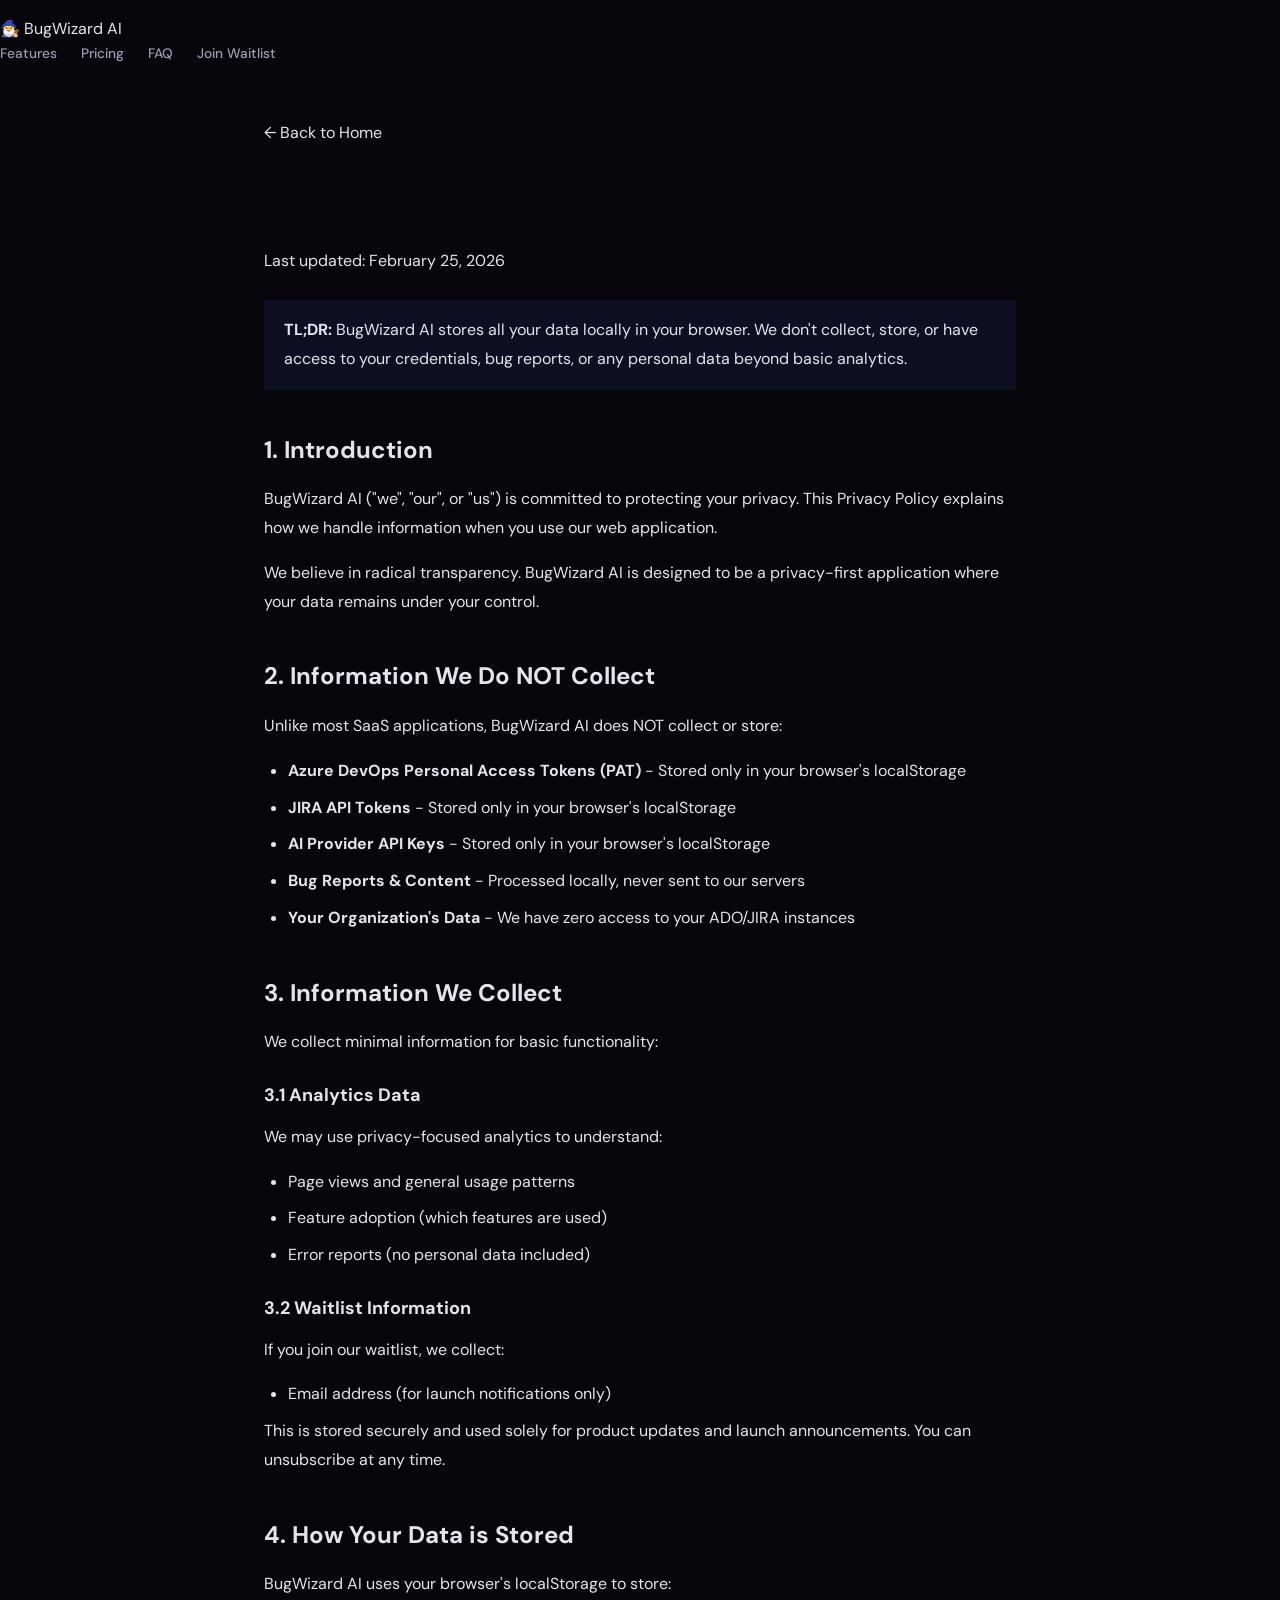
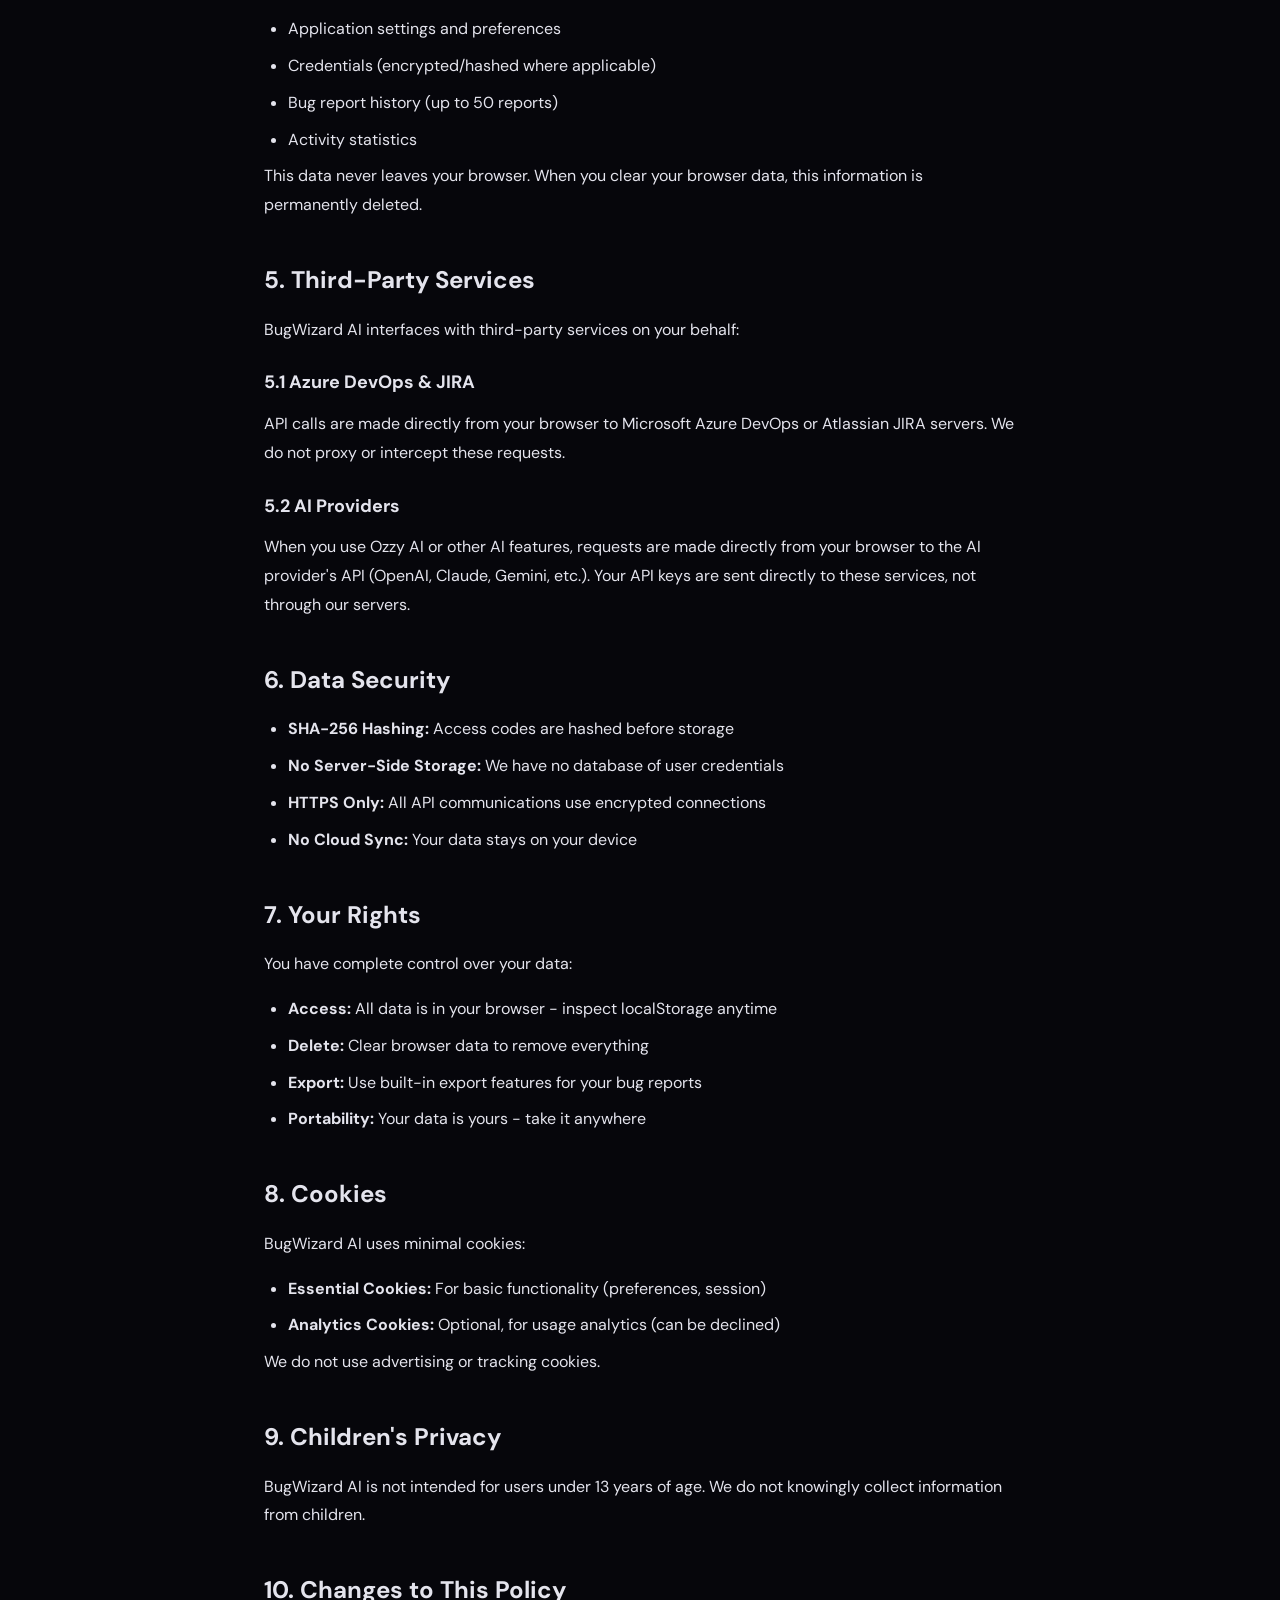
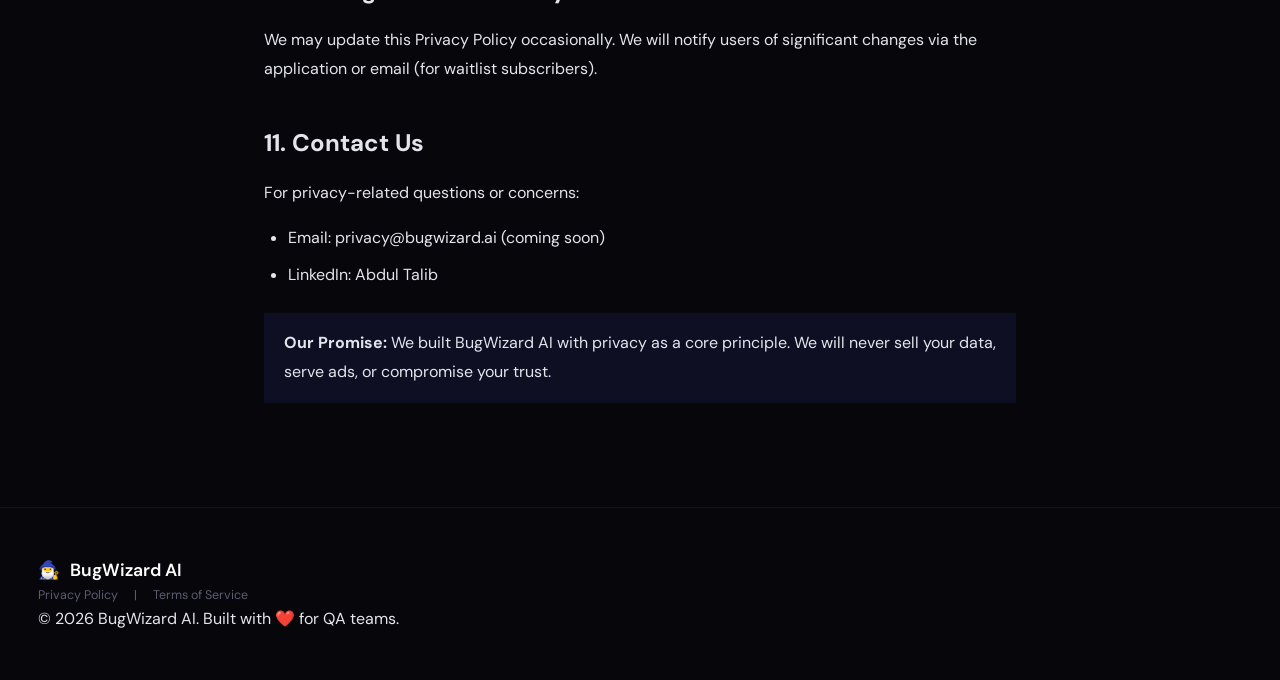
<file: privacy-policy.html>
<!DOCTYPE html>
<html lang="en">
<head>
    <meta charset="UTF-8">
    <meta name="viewport" content="width=device-width, initial-scale=1.0">
    <title>Privacy Policy - BugWizard AI</title>
    <meta name="description" content="Privacy Policy for BugWizard AI - Learn how we handle your data with complete transparency.">
    
    <!-- Fonts -->
    <link rel="preconnect" href="https://fonts.googleapis.com">
    <link rel="preconnect" href="https://fonts.gstatic.com" crossorigin>
    <link href="https://fonts.googleapis.com/css2?family=Inter:wght@300;400;500;600;700&display=swap" rel="stylesheet">
    
    <!-- Styles -->
    <link rel="stylesheet" href="styles.css">
    <style>
        .legal-page {
            min-height: 100vh;
            padding: 120px 0 80px;
        }
        .legal-content {
            max-width: 800px;
            margin: 0 auto;
            padding: 0 24px;
        }
        .legal-content h1 {
            margin-bottom: 8px;
            background: var(--gradient-primary);
            -webkit-background-clip: text;
            -webkit-text-fill-color: transparent;
            background-clip: text;
        }
        .legal-meta {
            color: var(--text-muted);
            margin-bottom: 40px;
        }
        .legal-content h2 {
            margin-top: 40px;
            margin-bottom: 16px;
            color: var(--text-primary);
            font-size: 1.5rem;
        }
        .legal-content h3 {
            margin-top: 24px;
            margin-bottom: 12px;
            color: var(--text-primary);
            font-size: 1.125rem;
        }
        .legal-content p, .legal-content li {
            color: var(--text-secondary);
            line-height: 1.8;
            margin-bottom: 16px;
        }
        .legal-content ul {
            margin-left: 24px;
            list-style: disc;
        }
        .legal-content li {
            margin-bottom: 8px;
        }
        .legal-highlight {
            background: rgba(99, 102, 241, 0.1);
            border-left: 4px solid var(--primary);
            padding: 16px 20px;
            border-radius: 0 var(--radius-md) var(--radius-md) 0;
            margin: 24px 0;
        }
        .legal-highlight p {
            margin: 0;
            color: var(--text-primary);
        }
        .back-link {
            display: inline-flex;
            align-items: center;
            gap: 8px;
            color: var(--primary-light);
            margin-bottom: 40px;
            transition: color var(--transition-fast);
        }
        .back-link:hover {
            color: var(--primary);
        }
    </style>
</head>
<body>
    <!-- Navigation -->
    <nav class="navbar">
        <div class="nav-container">
            <a href="index.html" class="nav-logo">
                <span class="logo-icon">🧙‍♂️</span>
                <span class="logo-text">BugWizard AI</span>
            </a>
            <div class="nav-links">
                <a href="index.html#features">Features</a>
                <a href="index.html#pricing">Pricing</a>
                <a href="index.html#faq">FAQ</a>
                <a href="index.html#waitlist" class="nav-btn-primary">Join Waitlist</a>
            </div>
        </div>
    </nav>

    <main class="legal-page">
        <div class="legal-content">
            <a href="index.html" class="back-link">← Back to Home</a>
            
            <h1>Privacy Policy</h1>
            <p class="legal-meta">Last updated: February 25, 2026</p>
            
            <div class="legal-highlight">
                <p><strong>TL;DR:</strong> BugWizard AI stores all your data locally in your browser. We don't collect, store, or have access to your credentials, bug reports, or any personal data beyond basic analytics.</p>
            </div>

            <h2>1. Introduction</h2>
            <p>BugWizard AI ("we", "our", or "us") is committed to protecting your privacy. This Privacy Policy explains how we handle information when you use our web application.</p>
            <p>We believe in radical transparency. BugWizard AI is designed to be a privacy-first application where your data remains under your control.</p>

            <h2>2. Information We Do NOT Collect</h2>
            <p>Unlike most SaaS applications, BugWizard AI does NOT collect or store:</p>
            <ul>
                <li><strong>Azure DevOps Personal Access Tokens (PAT)</strong> - Stored only in your browser's localStorage</li>
                <li><strong>JIRA API Tokens</strong> - Stored only in your browser's localStorage</li>
                <li><strong>AI Provider API Keys</strong> - Stored only in your browser's localStorage</li>
                <li><strong>Bug Reports & Content</strong> - Processed locally, never sent to our servers</li>
                <li><strong>Your Organization's Data</strong> - We have zero access to your ADO/JIRA instances</li>
            </ul>

            <h2>3. Information We Collect</h2>
            <p>We collect minimal information for basic functionality:</p>
            
            <h3>3.1 Analytics Data</h3>
            <p>We may use privacy-focused analytics to understand:</p>
            <ul>
                <li>Page views and general usage patterns</li>
                <li>Feature adoption (which features are used)</li>
                <li>Error reports (no personal data included)</li>
            </ul>

            <h3>3.2 Waitlist Information</h3>
            <p>If you join our waitlist, we collect:</p>
            <ul>
                <li>Email address (for launch notifications only)</li>
            </ul>
            <p>This is stored securely and used solely for product updates and launch announcements. You can unsubscribe at any time.</p>

            <h2>4. How Your Data is Stored</h2>
            <p>BugWizard AI uses your browser's localStorage to store:</p>
            <ul>
                <li>Application settings and preferences</li>
                <li>Credentials (encrypted/hashed where applicable)</li>
                <li>Bug report history (up to 50 reports)</li>
                <li>Activity statistics</li>
            </ul>
            <p>This data never leaves your browser. When you clear your browser data, this information is permanently deleted.</p>

            <h2>5. Third-Party Services</h2>
            <p>BugWizard AI interfaces with third-party services on your behalf:</p>
            
            <h3>5.1 Azure DevOps & JIRA</h3>
            <p>API calls are made directly from your browser to Microsoft Azure DevOps or Atlassian JIRA servers. We do not proxy or intercept these requests.</p>
            
            <h3>5.2 AI Providers</h3>
            <p>When you use Ozzy AI or other AI features, requests are made directly from your browser to the AI provider's API (OpenAI, Claude, Gemini, etc.). Your API keys are sent directly to these services, not through our servers.</p>

            <h2>6. Data Security</h2>
            <ul>
                <li><strong>SHA-256 Hashing:</strong> Access codes are hashed before storage</li>
                <li><strong>No Server-Side Storage:</strong> We have no database of user credentials</li>
                <li><strong>HTTPS Only:</strong> All API communications use encrypted connections</li>
                <li><strong>No Cloud Sync:</strong> Your data stays on your device</li>
            </ul>

            <h2>7. Your Rights</h2>
            <p>You have complete control over your data:</p>
            <ul>
                <li><strong>Access:</strong> All data is in your browser - inspect localStorage anytime</li>
                <li><strong>Delete:</strong> Clear browser data to remove everything</li>
                <li><strong>Export:</strong> Use built-in export features for your bug reports</li>
                <li><strong>Portability:</strong> Your data is yours - take it anywhere</li>
            </ul>

            <h2>8. Cookies</h2>
            <p>BugWizard AI uses minimal cookies:</p>
            <ul>
                <li><strong>Essential Cookies:</strong> For basic functionality (preferences, session)</li>
                <li><strong>Analytics Cookies:</strong> Optional, for usage analytics (can be declined)</li>
            </ul>
            <p>We do not use advertising or tracking cookies.</p>

            <h2>9. Children's Privacy</h2>
            <p>BugWizard AI is not intended for users under 13 years of age. We do not knowingly collect information from children.</p>

            <h2>10. Changes to This Policy</h2>
            <p>We may update this Privacy Policy occasionally. We will notify users of significant changes via the application or email (for waitlist subscribers).</p>

            <h2>11. Contact Us</h2>
            <p>For privacy-related questions or concerns:</p>
            <ul>
                <li>Email: privacy@bugwizard.ai (coming soon)</li>
                <li>LinkedIn: <a href="https://www.linkedin.com/in/abdultalib751/" target="_blank" rel="noopener noreferrer">Abdul Talib</a></li>
            </ul>

            <div class="legal-highlight">
                <p><strong>Our Promise:</strong> We built BugWizard AI with privacy as a core principle. We will never sell your data, serve ads, or compromise your trust.</p>
            </div>
        </div>
    </main>

    <!-- Footer -->
    <footer class="footer">
        <div class="container">
            <div class="footer-content">
                <div class="footer-brand">
                    <span class="logo-icon">🧙‍♂️</span>
                    <span class="logo-text">BugWizard AI</span>
                </div>
                <div class="footer-legal">
                    <a href="privacy-policy.html">Privacy Policy</a>
                    <span class="footer-divider">|</span>
                    <a href="terms.html">Terms of Service</a>
                </div>
                <p class="footer-copyright">
                    © 2026 BugWizard AI. Built with ❤️ for QA teams.
                </p>
            </div>
        </div>
    </footer>
</body>
</html>
</file>
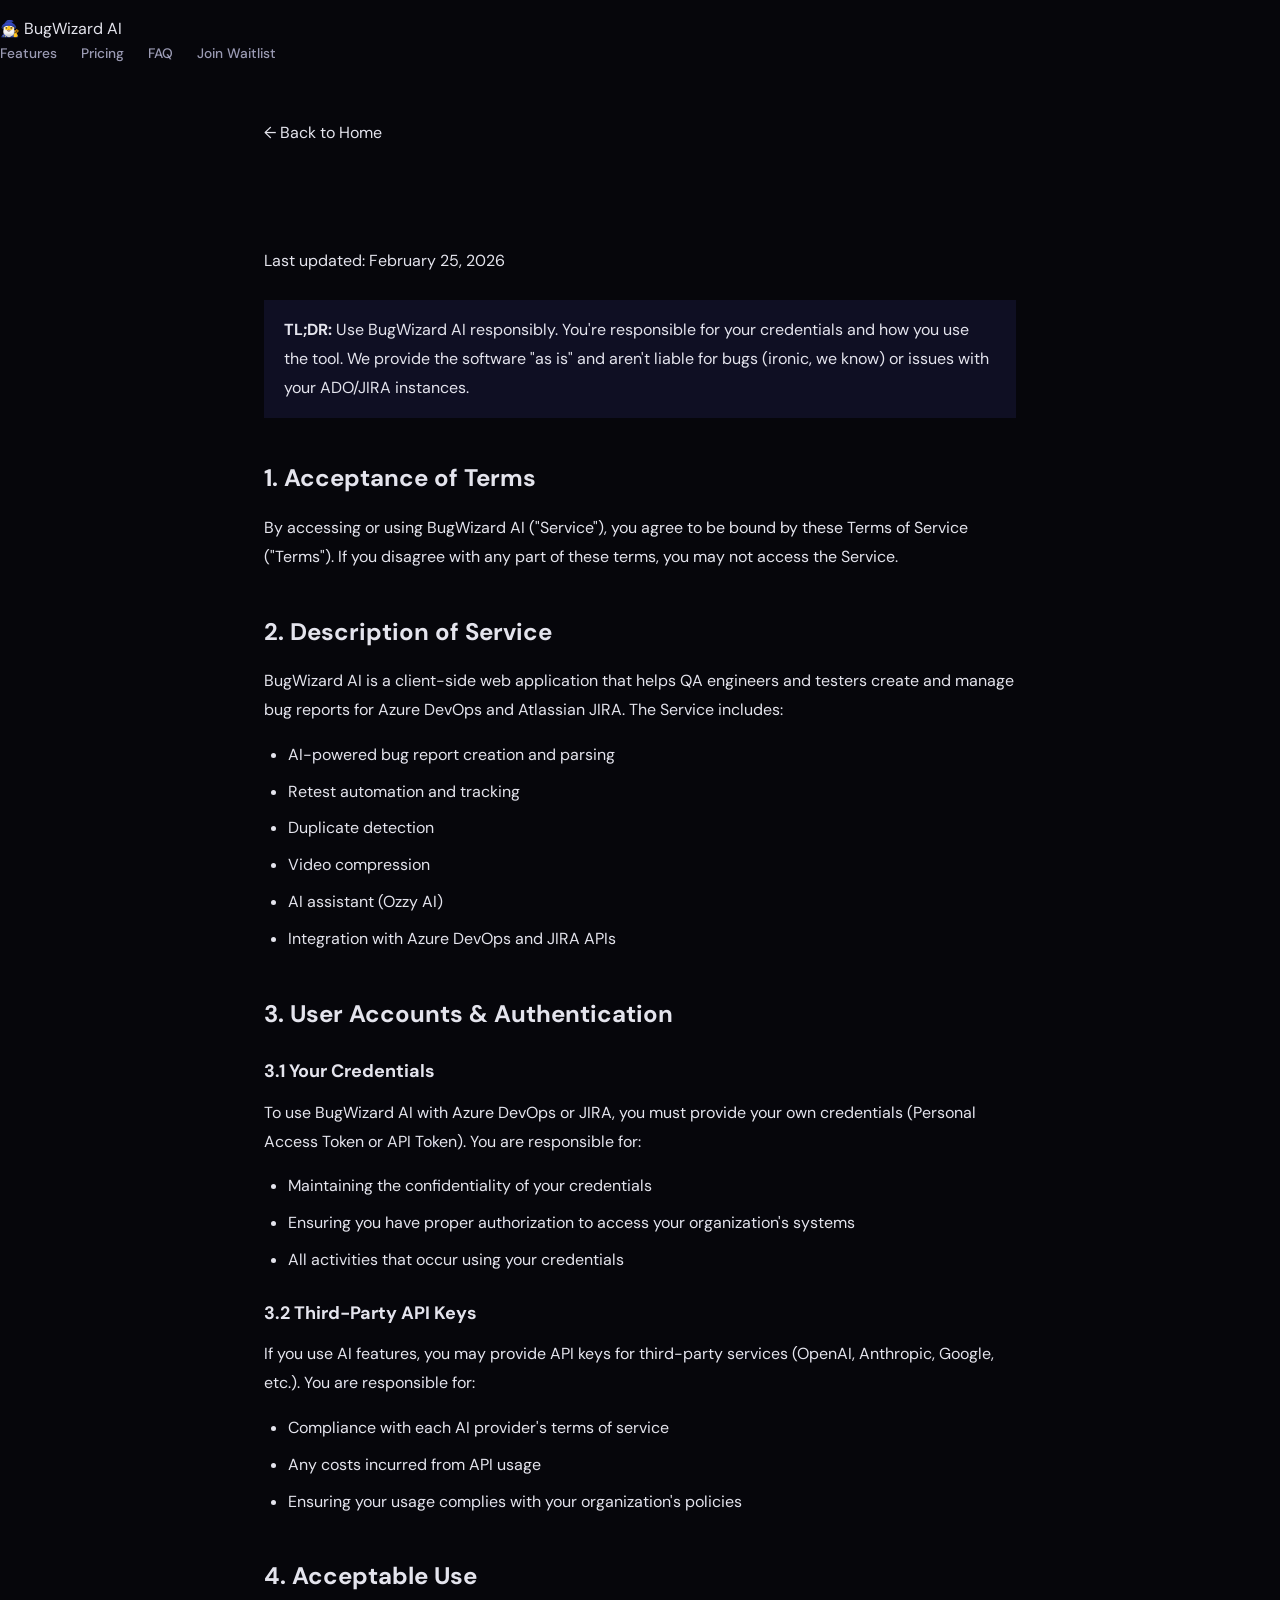
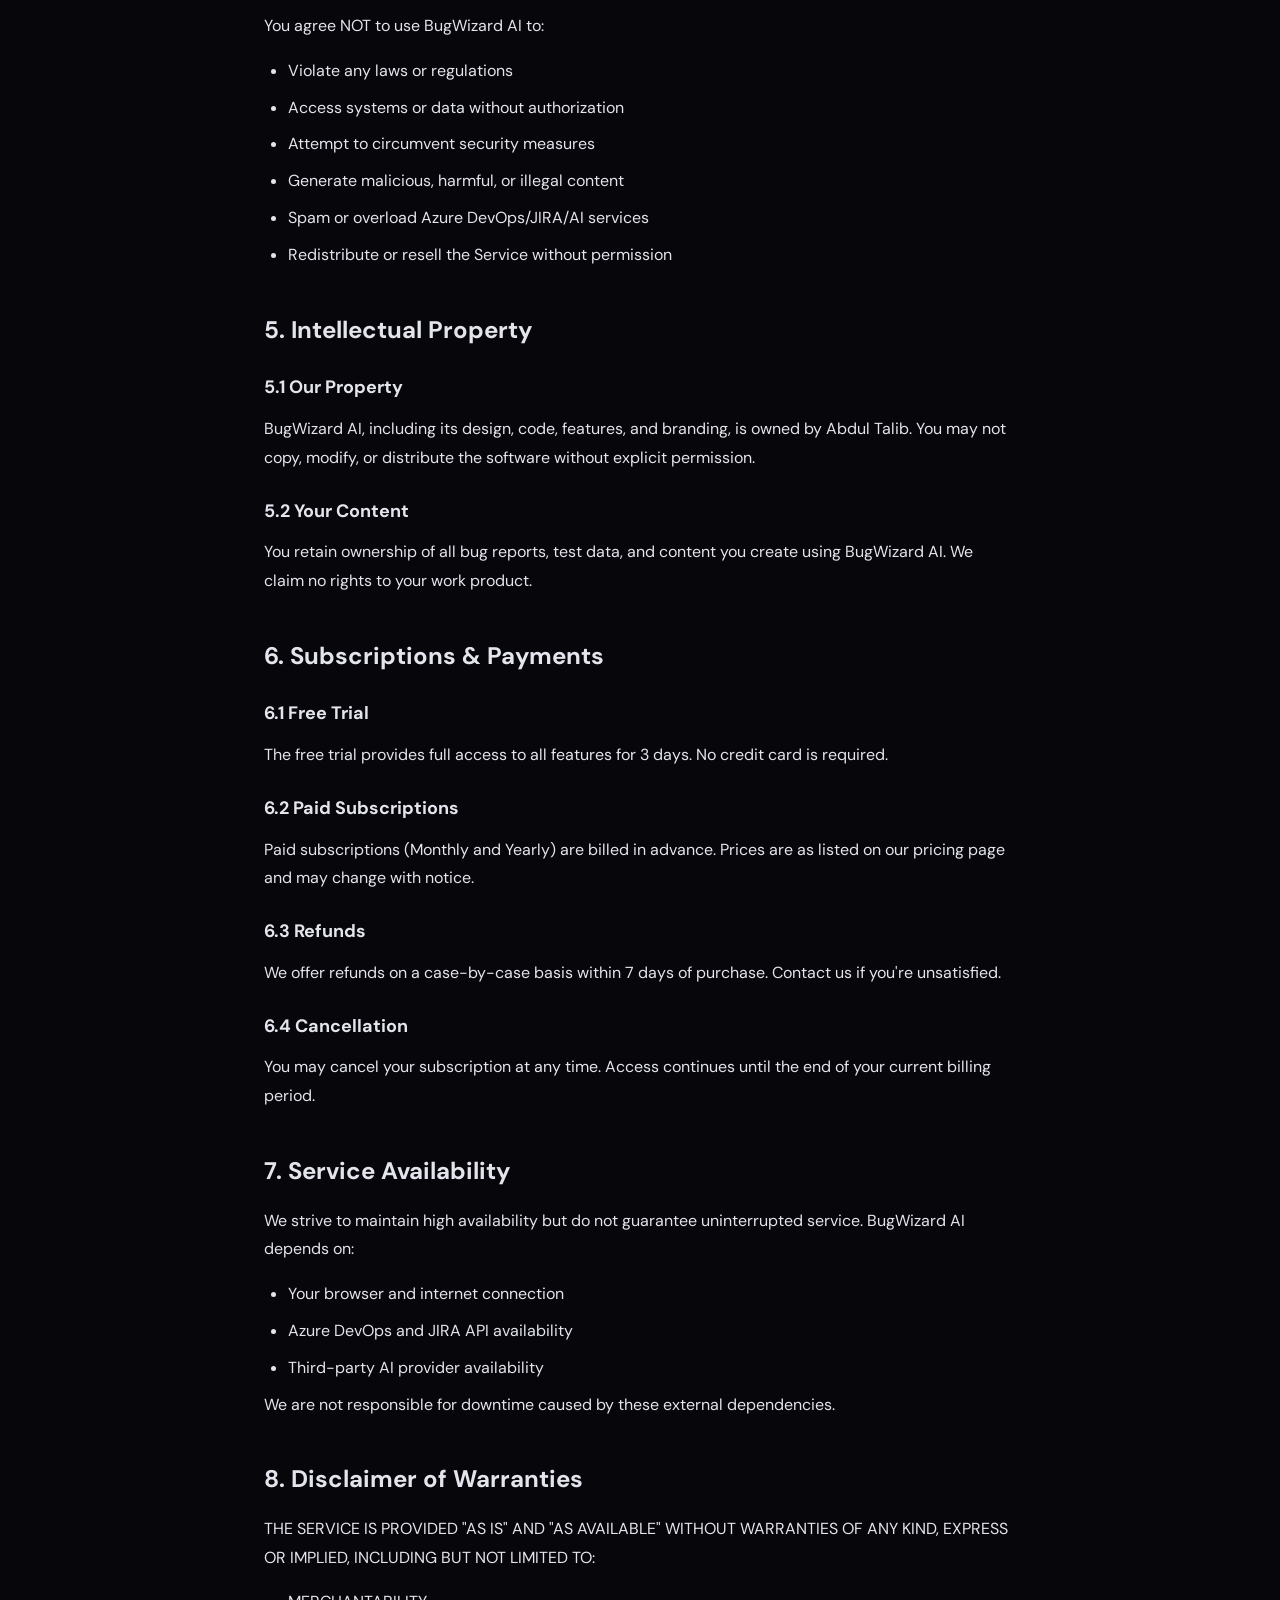
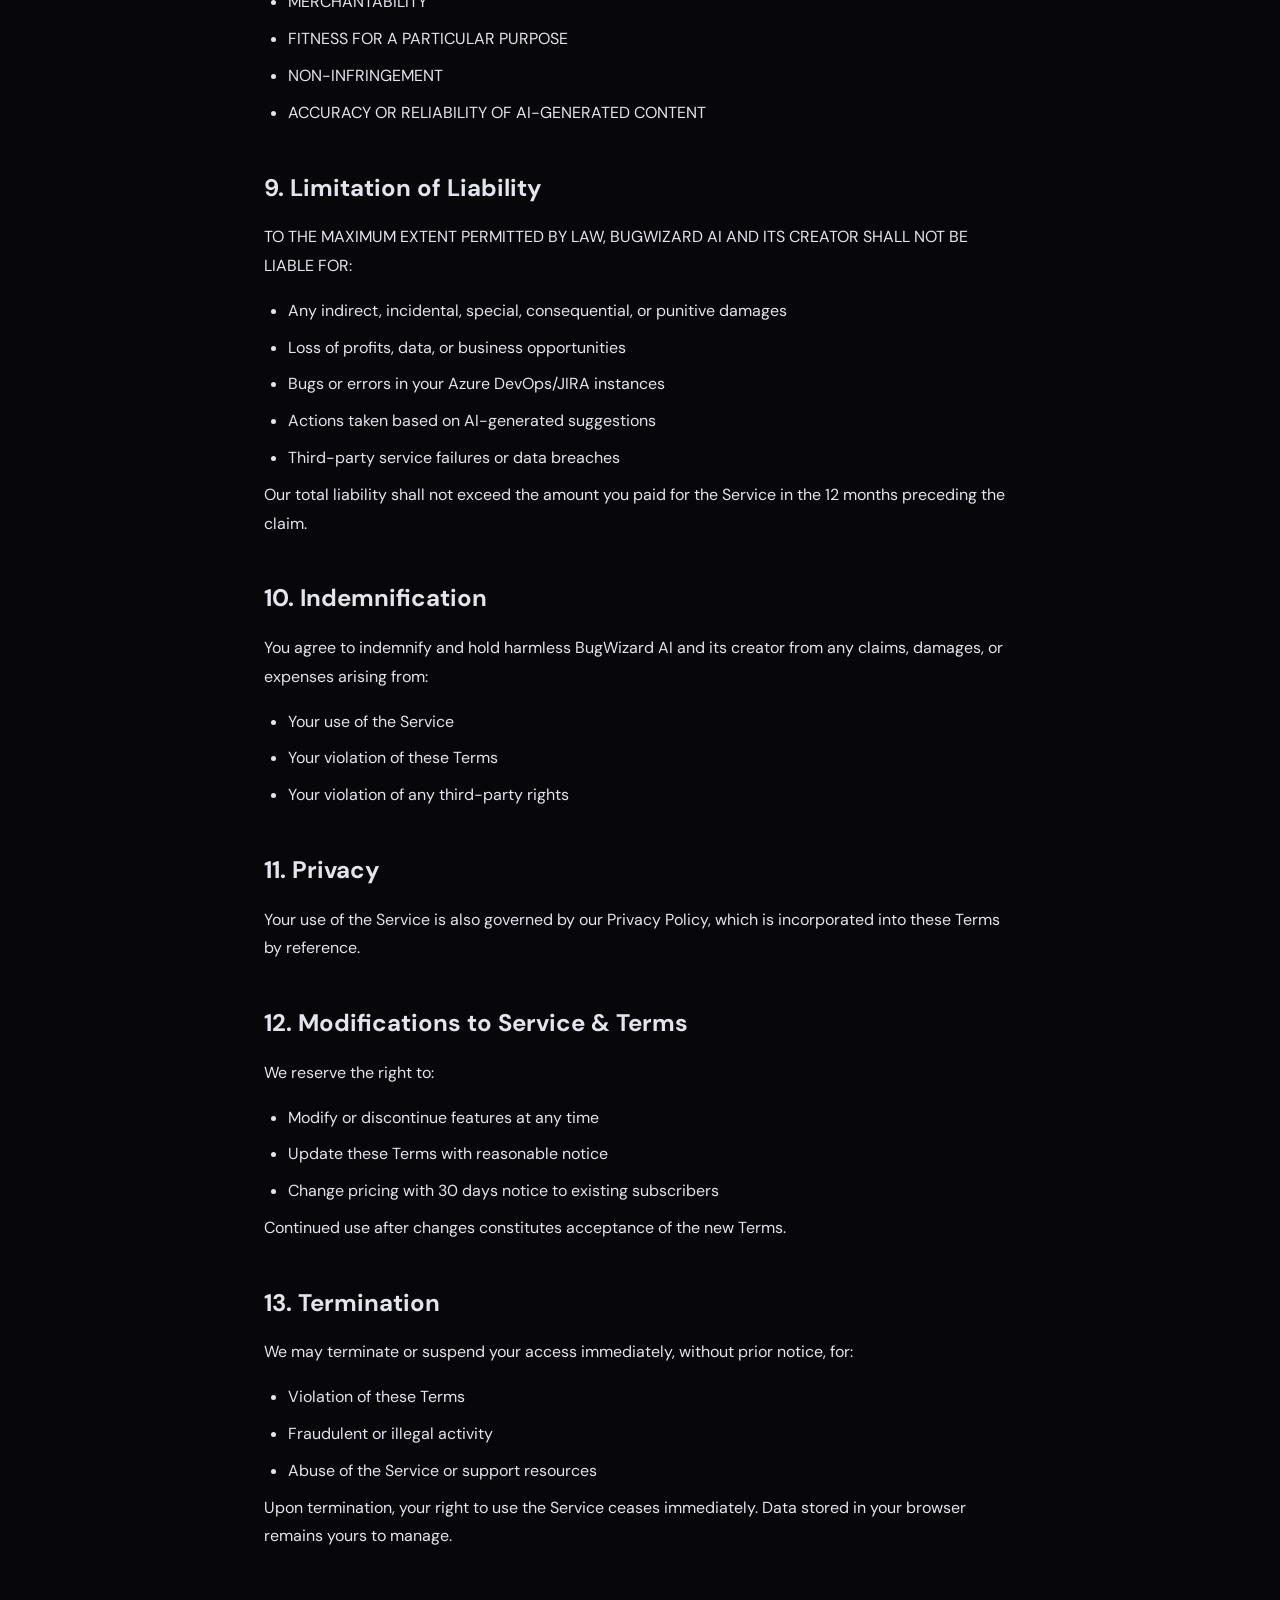
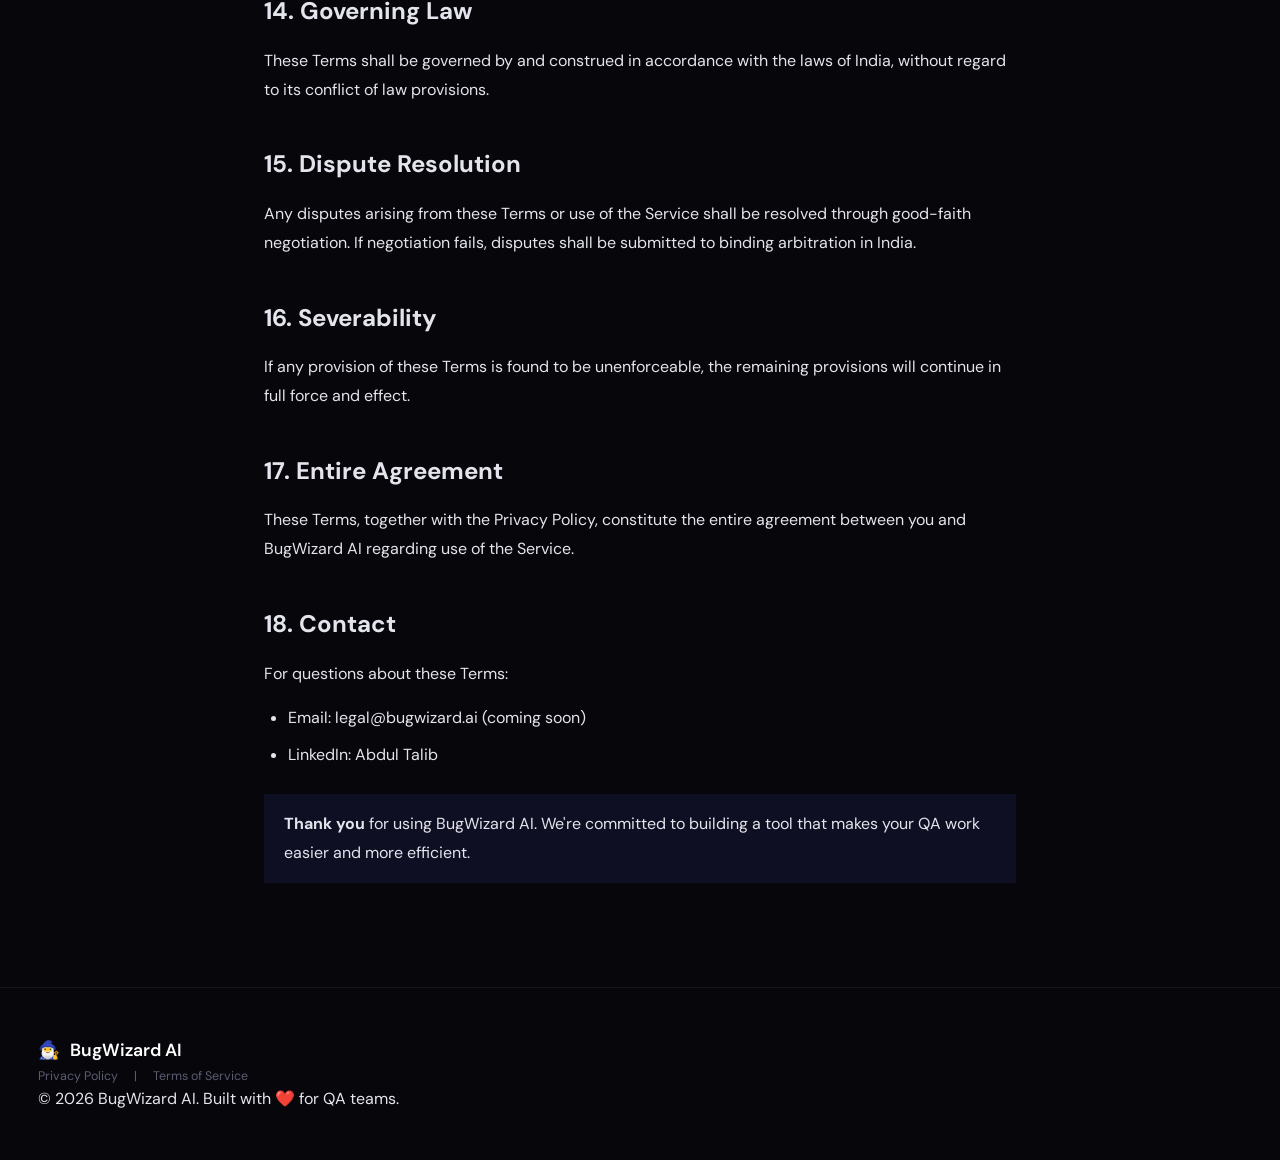
<file: terms.html>
<!DOCTYPE html>
<html lang="en">
<head>
    <meta charset="UTF-8">
    <meta name="viewport" content="width=device-width, initial-scale=1.0">
    <title>Terms of Service - BugWizard AI</title>
    <meta name="description" content="Terms of Service for BugWizard AI - Understand your rights and responsibilities when using our platform.">
    
    <!-- Fonts -->
    <link rel="preconnect" href="https://fonts.googleapis.com">
    <link rel="preconnect" href="https://fonts.gstatic.com" crossorigin>
    <link href="https://fonts.googleapis.com/css2?family=Inter:wght@300;400;500;600;700&display=swap" rel="stylesheet">
    
    <!-- Styles -->
    <link rel="stylesheet" href="styles.css">
    <style>
        .legal-page {
            min-height: 100vh;
            padding: 120px 0 80px;
        }
        .legal-content {
            max-width: 800px;
            margin: 0 auto;
            padding: 0 24px;
        }
        .legal-content h1 {
            margin-bottom: 8px;
            background: var(--gradient-primary);
            -webkit-background-clip: text;
            -webkit-text-fill-color: transparent;
            background-clip: text;
        }
        .legal-meta {
            color: var(--text-muted);
            margin-bottom: 40px;
        }
        .legal-content h2 {
            margin-top: 40px;
            margin-bottom: 16px;
            color: var(--text-primary);
            font-size: 1.5rem;
        }
        .legal-content h3 {
            margin-top: 24px;
            margin-bottom: 12px;
            color: var(--text-primary);
            font-size: 1.125rem;
        }
        .legal-content p, .legal-content li {
            color: var(--text-secondary);
            line-height: 1.8;
            margin-bottom: 16px;
        }
        .legal-content ul {
            margin-left: 24px;
            list-style: disc;
        }
        .legal-content li {
            margin-bottom: 8px;
        }
        .legal-highlight {
            background: rgba(99, 102, 241, 0.1);
            border-left: 4px solid var(--primary);
            padding: 16px 20px;
            border-radius: 0 var(--radius-md) var(--radius-md) 0;
            margin: 24px 0;
        }
        .legal-highlight p {
            margin: 0;
            color: var(--text-primary);
        }
        .back-link {
            display: inline-flex;
            align-items: center;
            gap: 8px;
            color: var(--primary-light);
            margin-bottom: 40px;
            transition: color var(--transition-fast);
        }
        .back-link:hover {
            color: var(--primary);
        }
    </style>
</head>
<body>
    <!-- Navigation -->
    <nav class="navbar">
        <div class="nav-container">
            <a href="index.html" class="nav-logo">
                <span class="logo-icon">🧙‍♂️</span>
                <span class="logo-text">BugWizard AI</span>
            </a>
            <div class="nav-links">
                <a href="index.html#features">Features</a>
                <a href="index.html#pricing">Pricing</a>
                <a href="index.html#faq">FAQ</a>
                <a href="index.html#waitlist" class="nav-btn-primary">Join Waitlist</a>
            </div>
        </div>
    </nav>

    <main class="legal-page">
        <div class="legal-content">
            <a href="index.html" class="back-link">← Back to Home</a>
            
            <h1>Terms of Service</h1>
            <p class="legal-meta">Last updated: February 25, 2026</p>
            
            <div class="legal-highlight">
                <p><strong>TL;DR:</strong> Use BugWizard AI responsibly. You're responsible for your credentials and how you use the tool. We provide the software "as is" and aren't liable for bugs (ironic, we know) or issues with your ADO/JIRA instances.</p>
            </div>

            <h2>1. Acceptance of Terms</h2>
            <p>By accessing or using BugWizard AI ("Service"), you agree to be bound by these Terms of Service ("Terms"). If you disagree with any part of these terms, you may not access the Service.</p>

            <h2>2. Description of Service</h2>
            <p>BugWizard AI is a client-side web application that helps QA engineers and testers create and manage bug reports for Azure DevOps and Atlassian JIRA. The Service includes:</p>
            <ul>
                <li>AI-powered bug report creation and parsing</li>
                <li>Retest automation and tracking</li>
                <li>Duplicate detection</li>
                <li>Video compression</li>
                <li>AI assistant (Ozzy AI)</li>
                <li>Integration with Azure DevOps and JIRA APIs</li>
            </ul>

            <h2>3. User Accounts & Authentication</h2>
            
            <h3>3.1 Your Credentials</h3>
            <p>To use BugWizard AI with Azure DevOps or JIRA, you must provide your own credentials (Personal Access Token or API Token). You are responsible for:</p>
            <ul>
                <li>Maintaining the confidentiality of your credentials</li>
                <li>Ensuring you have proper authorization to access your organization's systems</li>
                <li>All activities that occur using your credentials</li>
            </ul>

            <h3>3.2 Third-Party API Keys</h3>
            <p>If you use AI features, you may provide API keys for third-party services (OpenAI, Anthropic, Google, etc.). You are responsible for:</p>
            <ul>
                <li>Compliance with each AI provider's terms of service</li>
                <li>Any costs incurred from API usage</li>
                <li>Ensuring your usage complies with your organization's policies</li>
            </ul>

            <h2>4. Acceptable Use</h2>
            <p>You agree NOT to use BugWizard AI to:</p>
            <ul>
                <li>Violate any laws or regulations</li>
                <li>Access systems or data without authorization</li>
                <li>Attempt to circumvent security measures</li>
                <li>Generate malicious, harmful, or illegal content</li>
                <li>Spam or overload Azure DevOps/JIRA/AI services</li>
                <li>Redistribute or resell the Service without permission</li>
            </ul>

            <h2>5. Intellectual Property</h2>
            
            <h3>5.1 Our Property</h3>
            <p>BugWizard AI, including its design, code, features, and branding, is owned by Abdul Talib. You may not copy, modify, or distribute the software without explicit permission.</p>

            <h3>5.2 Your Content</h3>
            <p>You retain ownership of all bug reports, test data, and content you create using BugWizard AI. We claim no rights to your work product.</p>

            <h2>6. Subscriptions & Payments</h2>
            
            <h3>6.1 Free Trial</h3>
            <p>The free trial provides full access to all features for 3 days. No credit card is required.</p>

            <h3>6.2 Paid Subscriptions</h3>
            <p>Paid subscriptions (Monthly and Yearly) are billed in advance. Prices are as listed on our pricing page and may change with notice.</p>

            <h3>6.3 Refunds</h3>
            <p>We offer refunds on a case-by-case basis within 7 days of purchase. Contact us if you're unsatisfied.</p>

            <h3>6.4 Cancellation</h3>
            <p>You may cancel your subscription at any time. Access continues until the end of your current billing period.</p>

            <h2>7. Service Availability</h2>
            <p>We strive to maintain high availability but do not guarantee uninterrupted service. BugWizard AI depends on:</p>
            <ul>
                <li>Your browser and internet connection</li>
                <li>Azure DevOps and JIRA API availability</li>
                <li>Third-party AI provider availability</li>
            </ul>
            <p>We are not responsible for downtime caused by these external dependencies.</p>

            <h2>8. Disclaimer of Warranties</h2>
            <p>THE SERVICE IS PROVIDED "AS IS" AND "AS AVAILABLE" WITHOUT WARRANTIES OF ANY KIND, EXPRESS OR IMPLIED, INCLUDING BUT NOT LIMITED TO:</p>
            <ul>
                <li>MERCHANTABILITY</li>
                <li>FITNESS FOR A PARTICULAR PURPOSE</li>
                <li>NON-INFRINGEMENT</li>
                <li>ACCURACY OR RELIABILITY OF AI-GENERATED CONTENT</li>
            </ul>

            <h2>9. Limitation of Liability</h2>
            <p>TO THE MAXIMUM EXTENT PERMITTED BY LAW, BUGWIZARD AI AND ITS CREATOR SHALL NOT BE LIABLE FOR:</p>
            <ul>
                <li>Any indirect, incidental, special, consequential, or punitive damages</li>
                <li>Loss of profits, data, or business opportunities</li>
                <li>Bugs or errors in your Azure DevOps/JIRA instances</li>
                <li>Actions taken based on AI-generated suggestions</li>
                <li>Third-party service failures or data breaches</li>
            </ul>
            <p>Our total liability shall not exceed the amount you paid for the Service in the 12 months preceding the claim.</p>

            <h2>10. Indemnification</h2>
            <p>You agree to indemnify and hold harmless BugWizard AI and its creator from any claims, damages, or expenses arising from:</p>
            <ul>
                <li>Your use of the Service</li>
                <li>Your violation of these Terms</li>
                <li>Your violation of any third-party rights</li>
            </ul>

            <h2>11. Privacy</h2>
            <p>Your use of the Service is also governed by our <a href="privacy-policy.html">Privacy Policy</a>, which is incorporated into these Terms by reference.</p>

            <h2>12. Modifications to Service & Terms</h2>
            <p>We reserve the right to:</p>
            <ul>
                <li>Modify or discontinue features at any time</li>
                <li>Update these Terms with reasonable notice</li>
                <li>Change pricing with 30 days notice to existing subscribers</li>
            </ul>
            <p>Continued use after changes constitutes acceptance of the new Terms.</p>

            <h2>13. Termination</h2>
            <p>We may terminate or suspend your access immediately, without prior notice, for:</p>
            <ul>
                <li>Violation of these Terms</li>
                <li>Fraudulent or illegal activity</li>
                <li>Abuse of the Service or support resources</li>
            </ul>
            <p>Upon termination, your right to use the Service ceases immediately. Data stored in your browser remains yours to manage.</p>

            <h2>14. Governing Law</h2>
            <p>These Terms shall be governed by and construed in accordance with the laws of India, without regard to its conflict of law provisions.</p>

            <h2>15. Dispute Resolution</h2>
            <p>Any disputes arising from these Terms or use of the Service shall be resolved through good-faith negotiation. If negotiation fails, disputes shall be submitted to binding arbitration in India.</p>

            <h2>16. Severability</h2>
            <p>If any provision of these Terms is found to be unenforceable, the remaining provisions will continue in full force and effect.</p>

            <h2>17. Entire Agreement</h2>
            <p>These Terms, together with the Privacy Policy, constitute the entire agreement between you and BugWizard AI regarding use of the Service.</p>

            <h2>18. Contact</h2>
            <p>For questions about these Terms:</p>
            <ul>
                <li>Email: legal@bugwizard.ai (coming soon)</li>
                <li>LinkedIn: <a href="https://www.linkedin.com/in/abdultalib751/" target="_blank" rel="noopener noreferrer">Abdul Talib</a></li>
            </ul>

            <div class="legal-highlight">
                <p><strong>Thank you</strong> for using BugWizard AI. We're committed to building a tool that makes your QA work easier and more efficient.</p>
            </div>
        </div>
    </main>

    <!-- Footer -->
    <footer class="footer">
        <div class="container">
            <div class="footer-content">
                <div class="footer-brand">
                    <span class="logo-icon">🧙‍♂️</span>
                    <span class="logo-text">BugWizard AI</span>
                </div>
                <div class="footer-legal">
                    <a href="privacy-policy.html">Privacy Policy</a>
                    <span class="footer-divider">|</span>
                    <a href="terms.html">Terms of Service</a>
                </div>
                <p class="footer-copyright">
                    © 2026 BugWizard AI. Built with ❤️ for QA teams.
                </p>
            </div>
        </div>
    </footer>
</body>
</html>
</file>
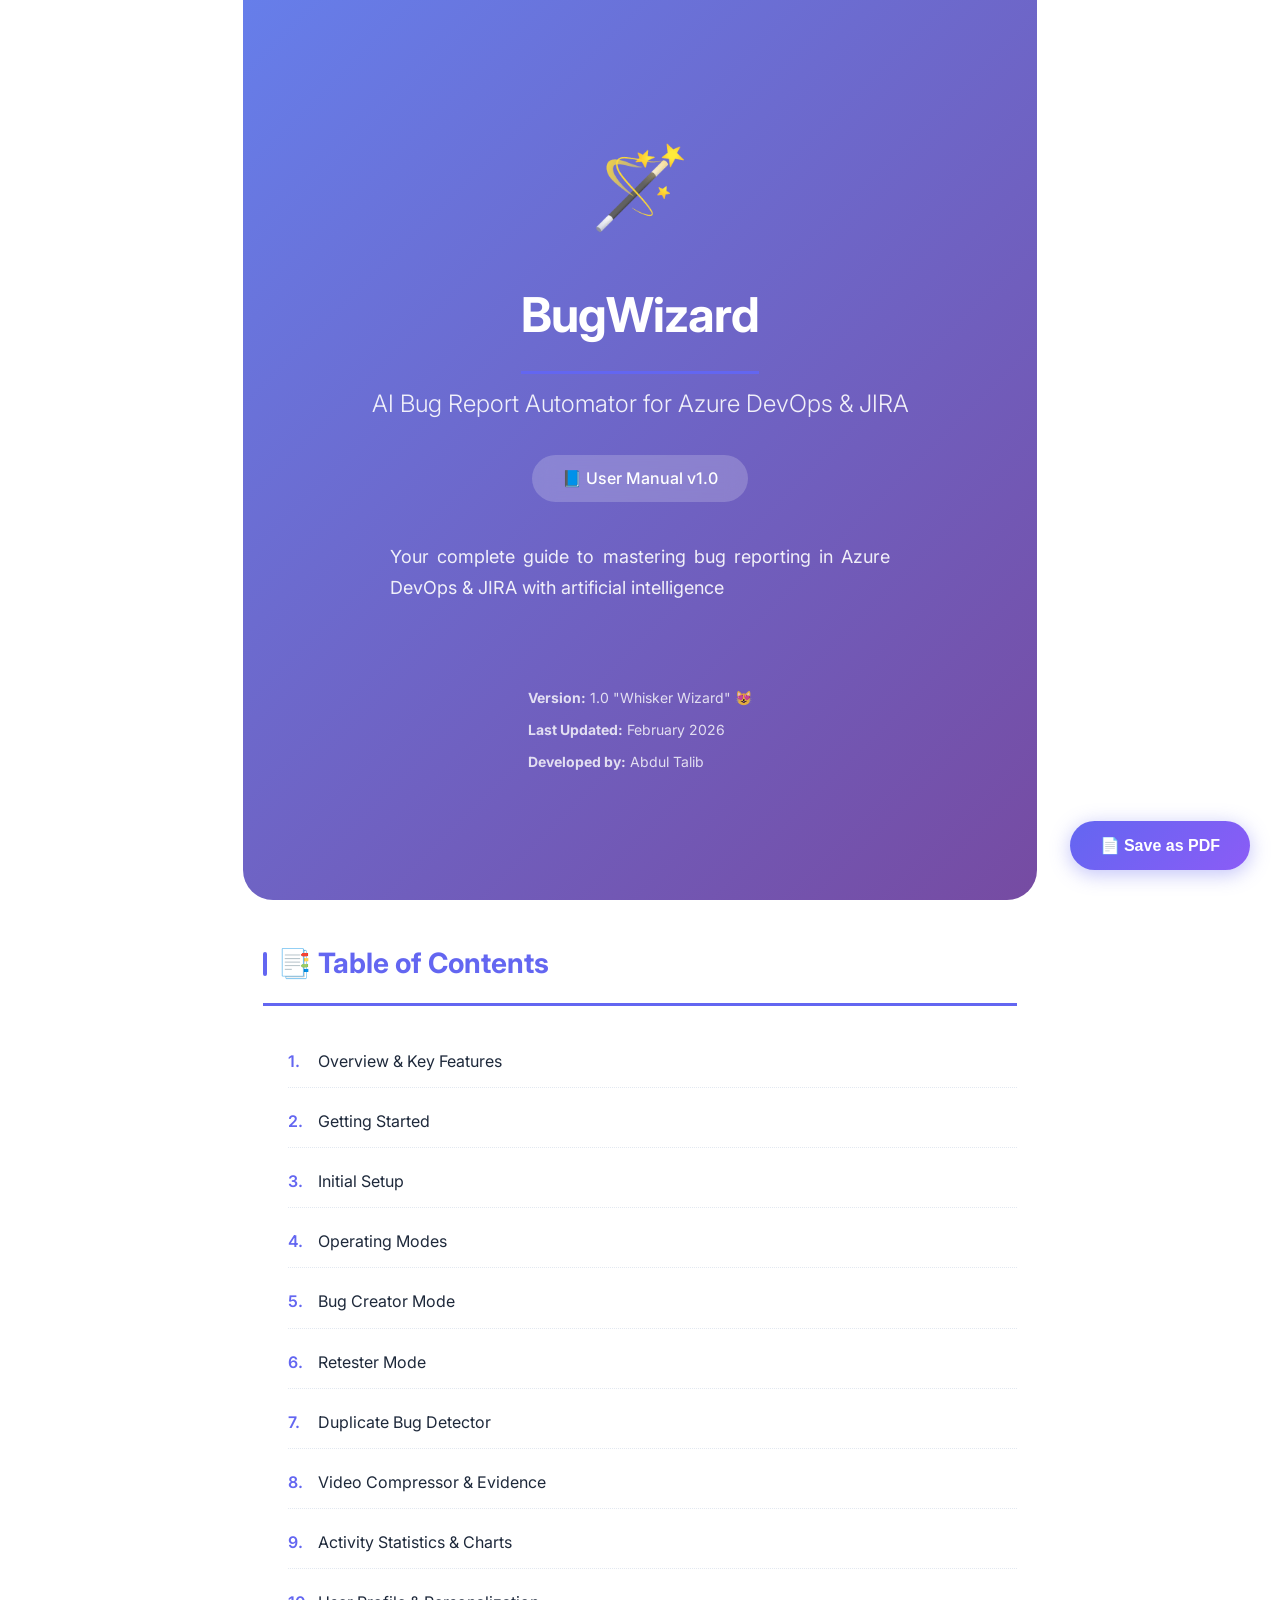
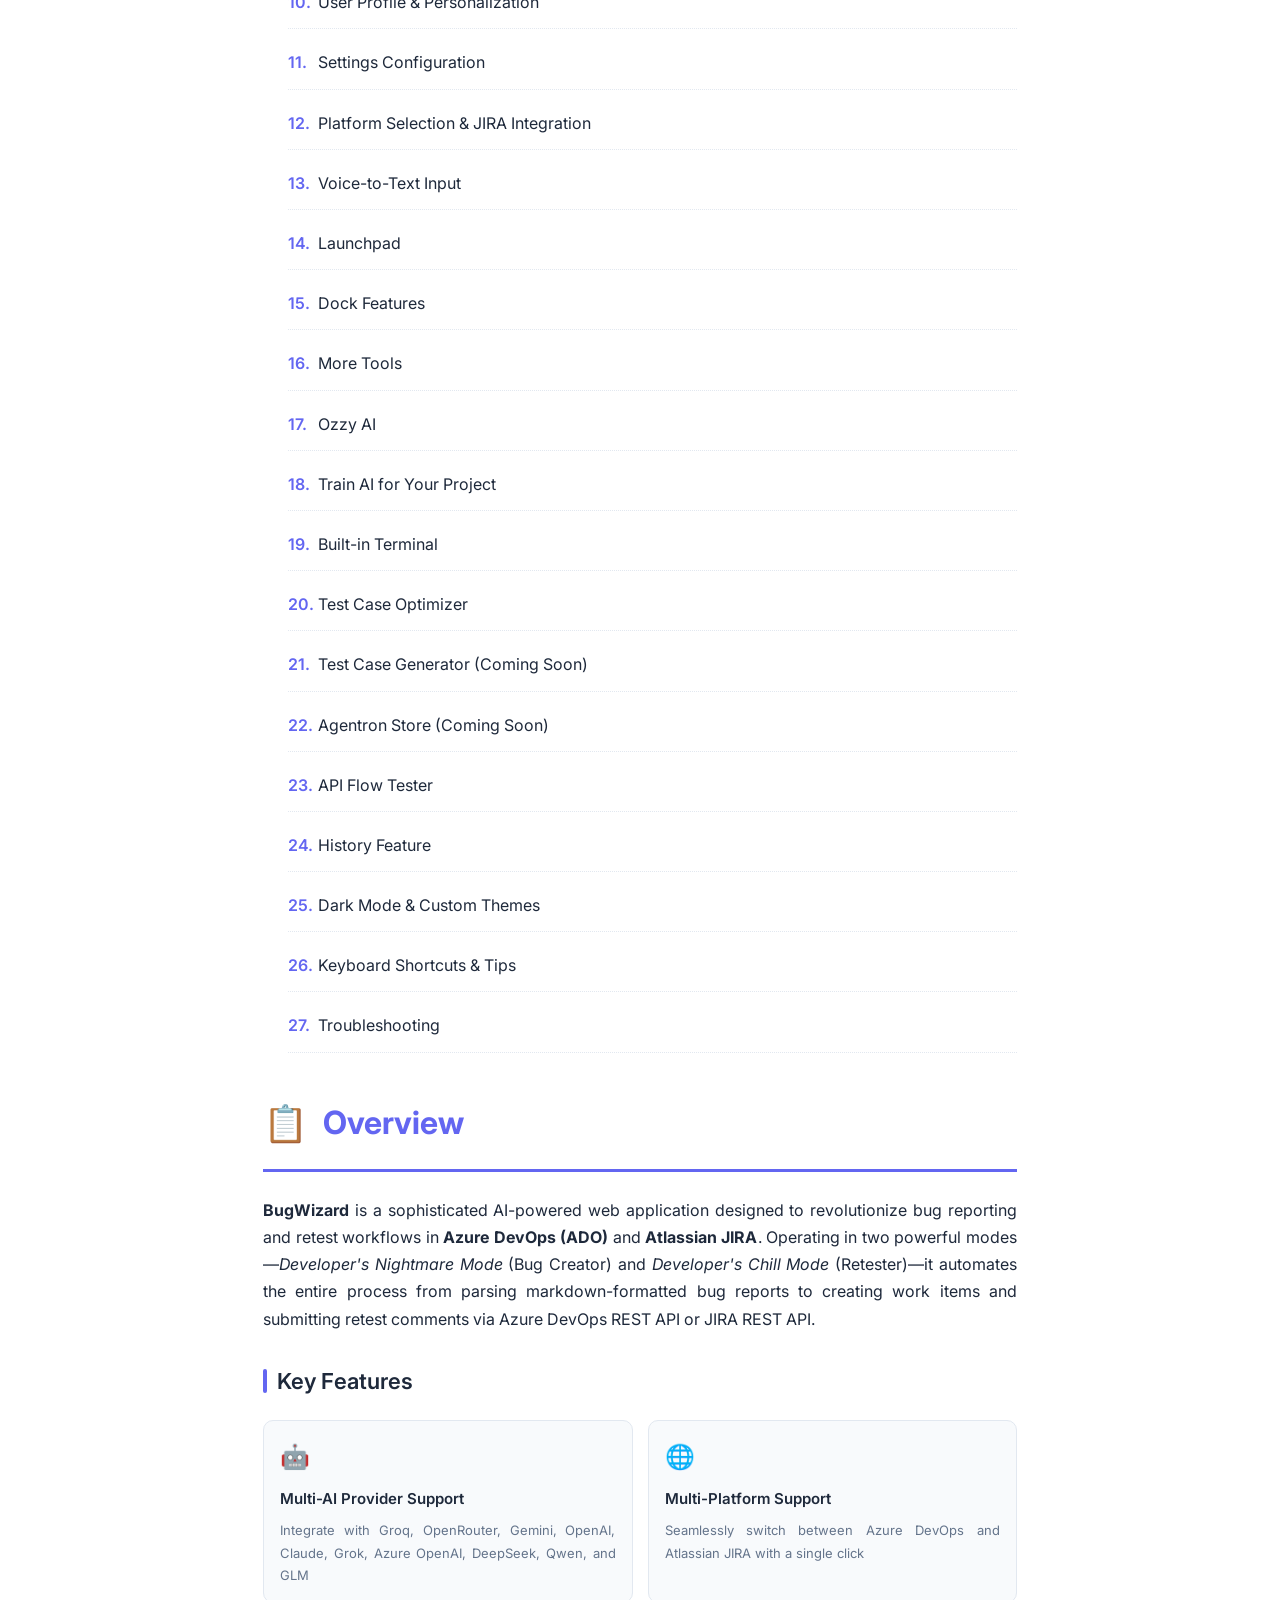
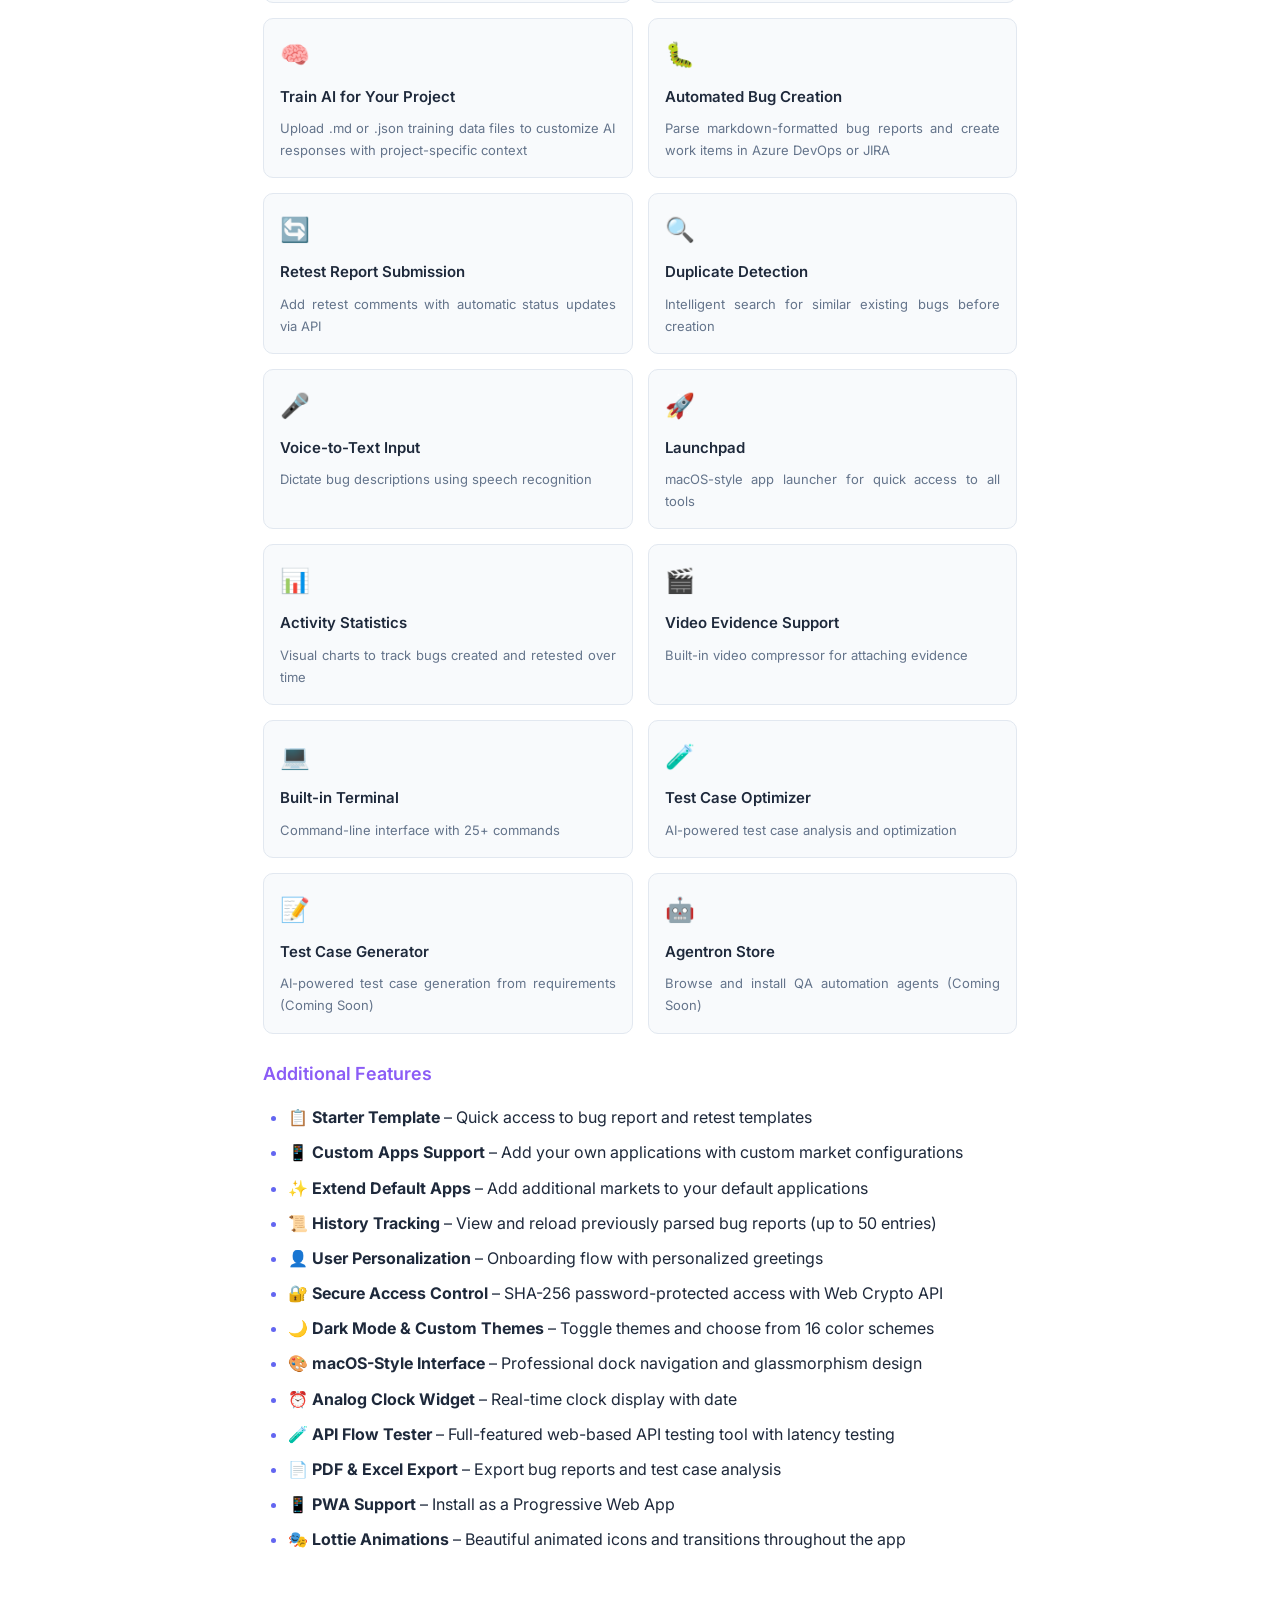
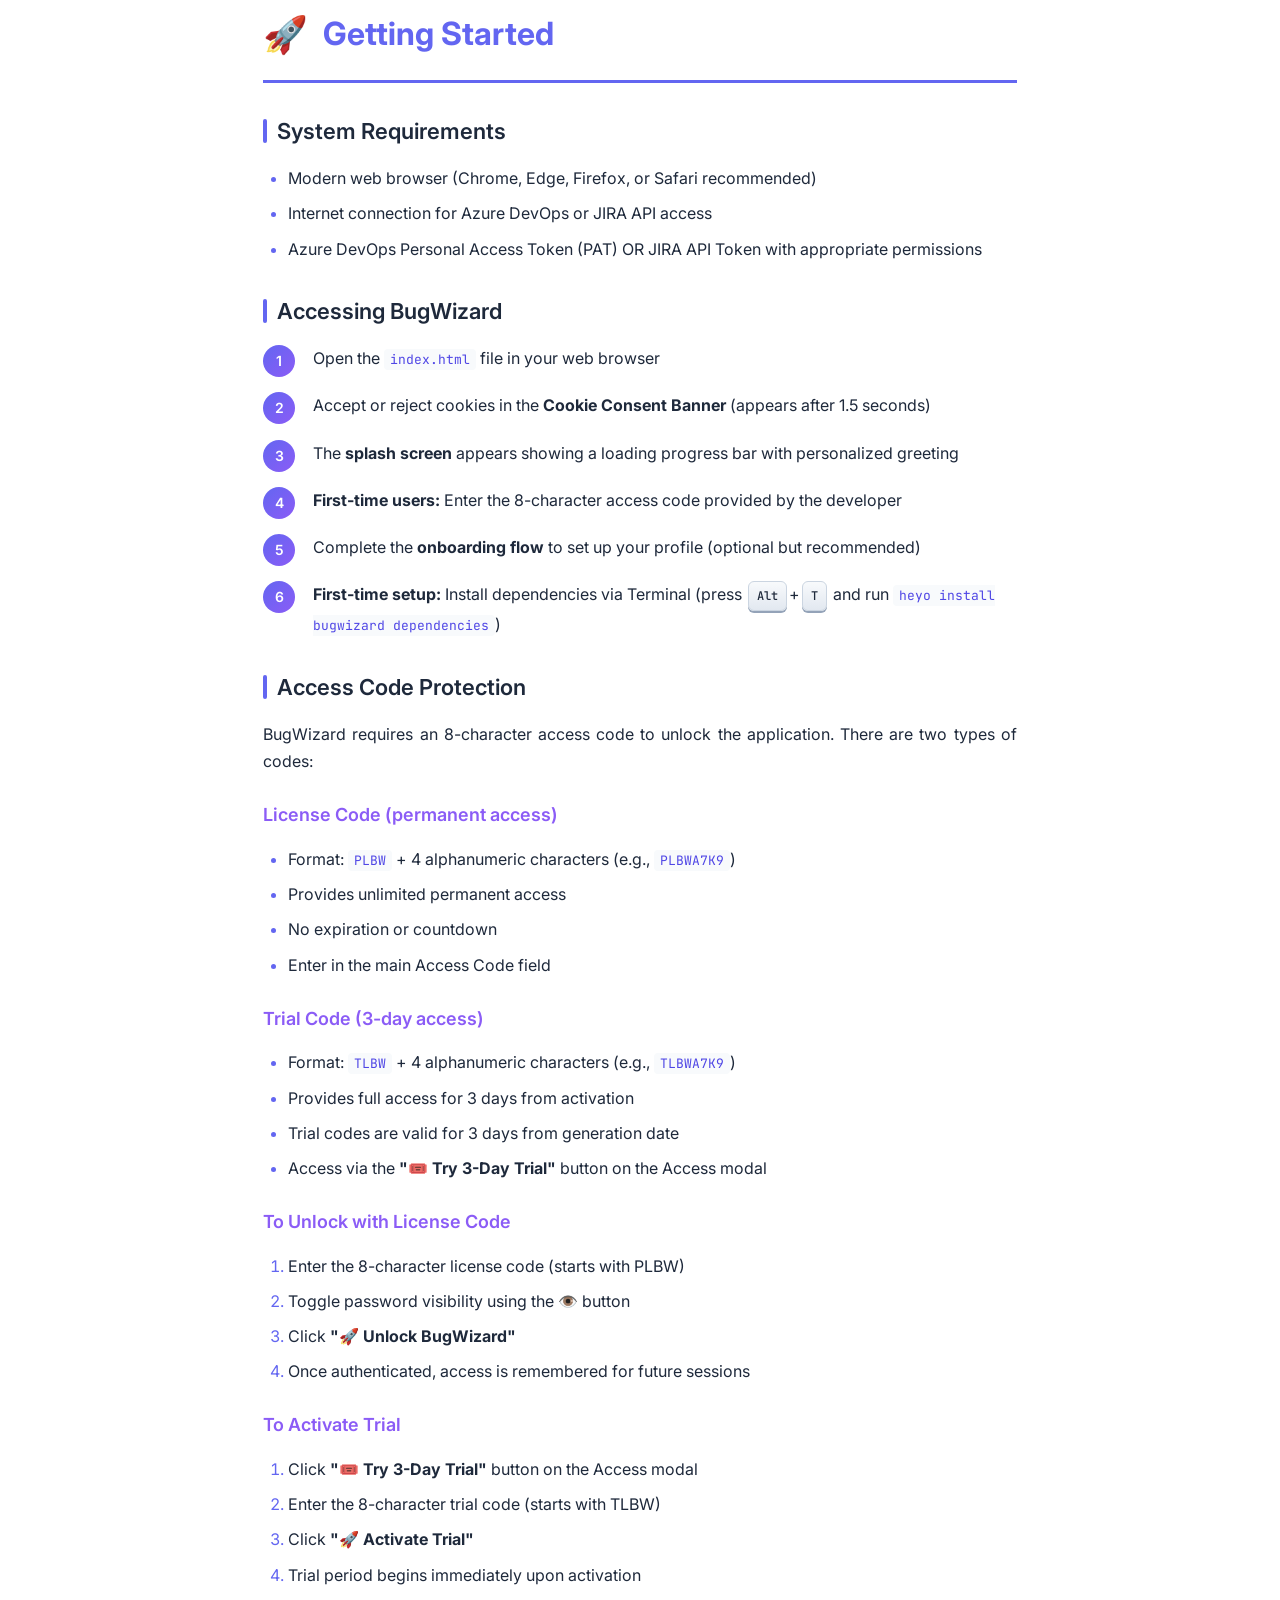
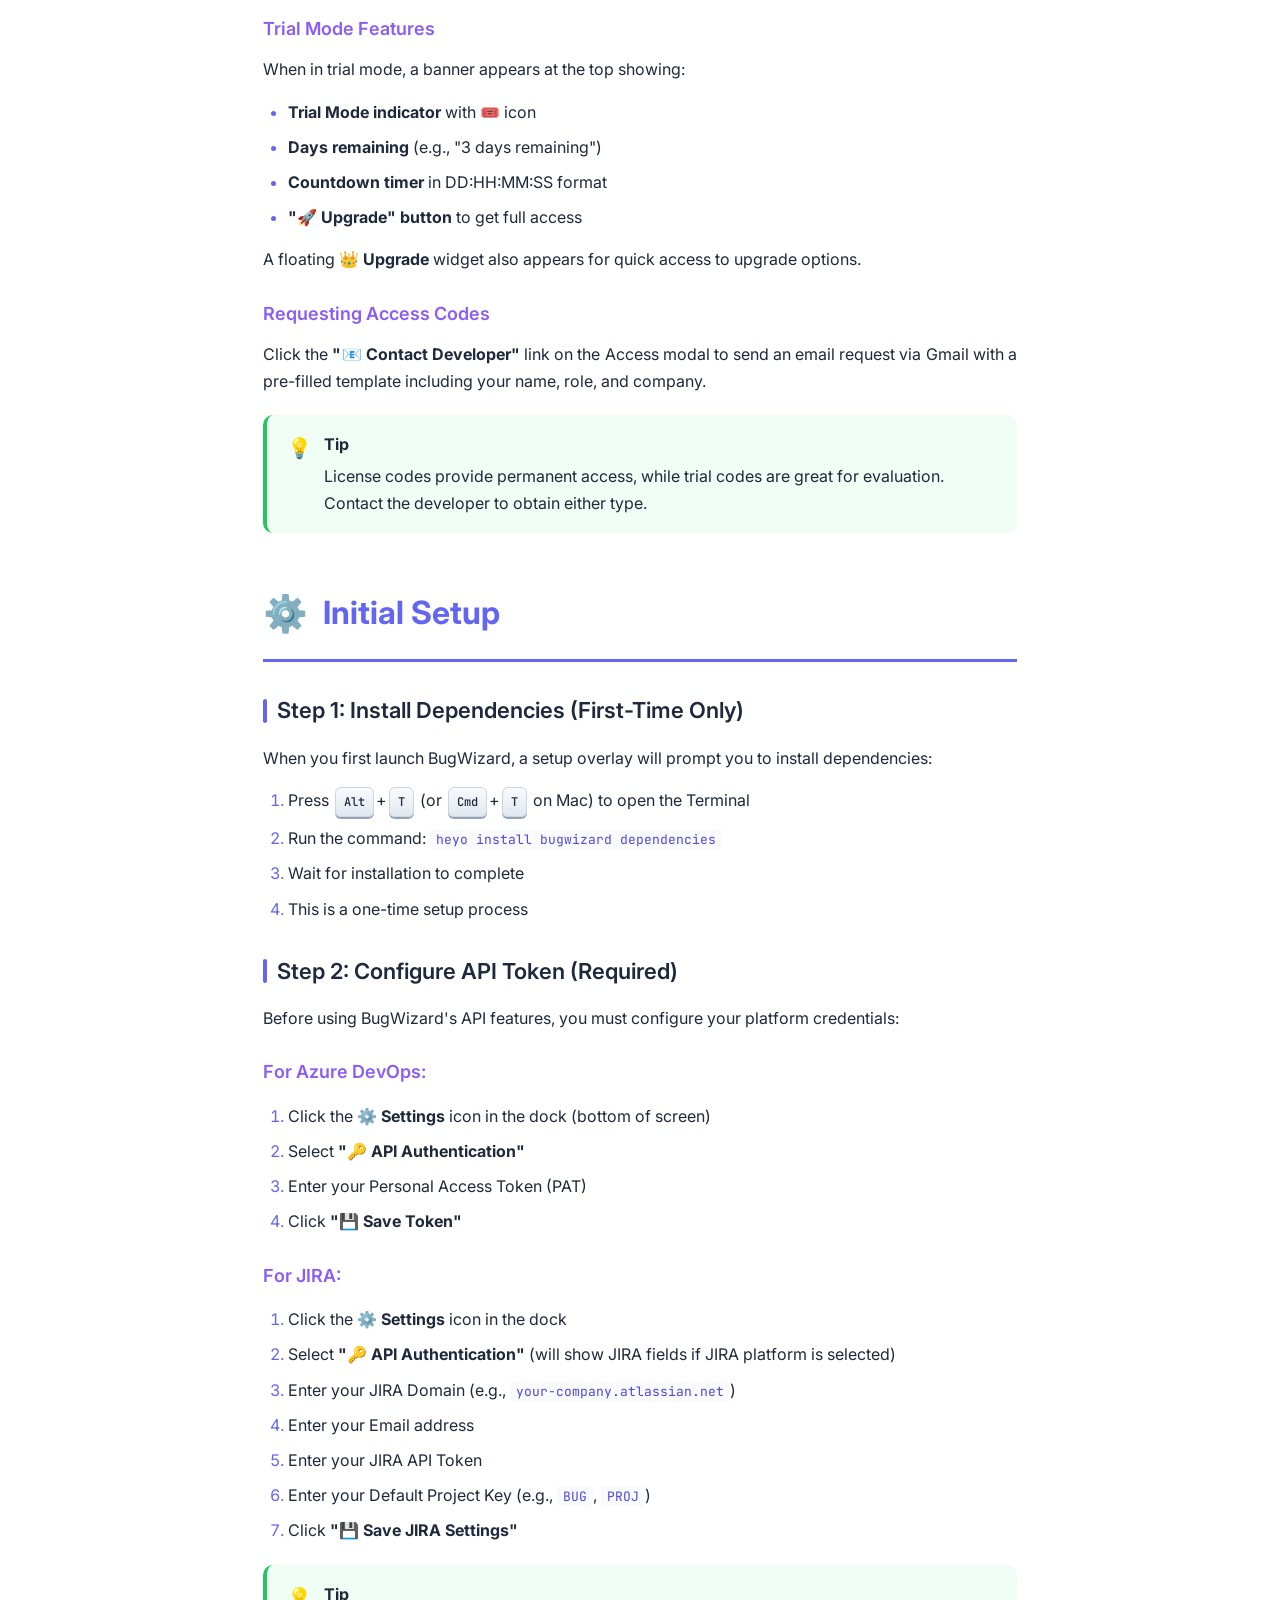
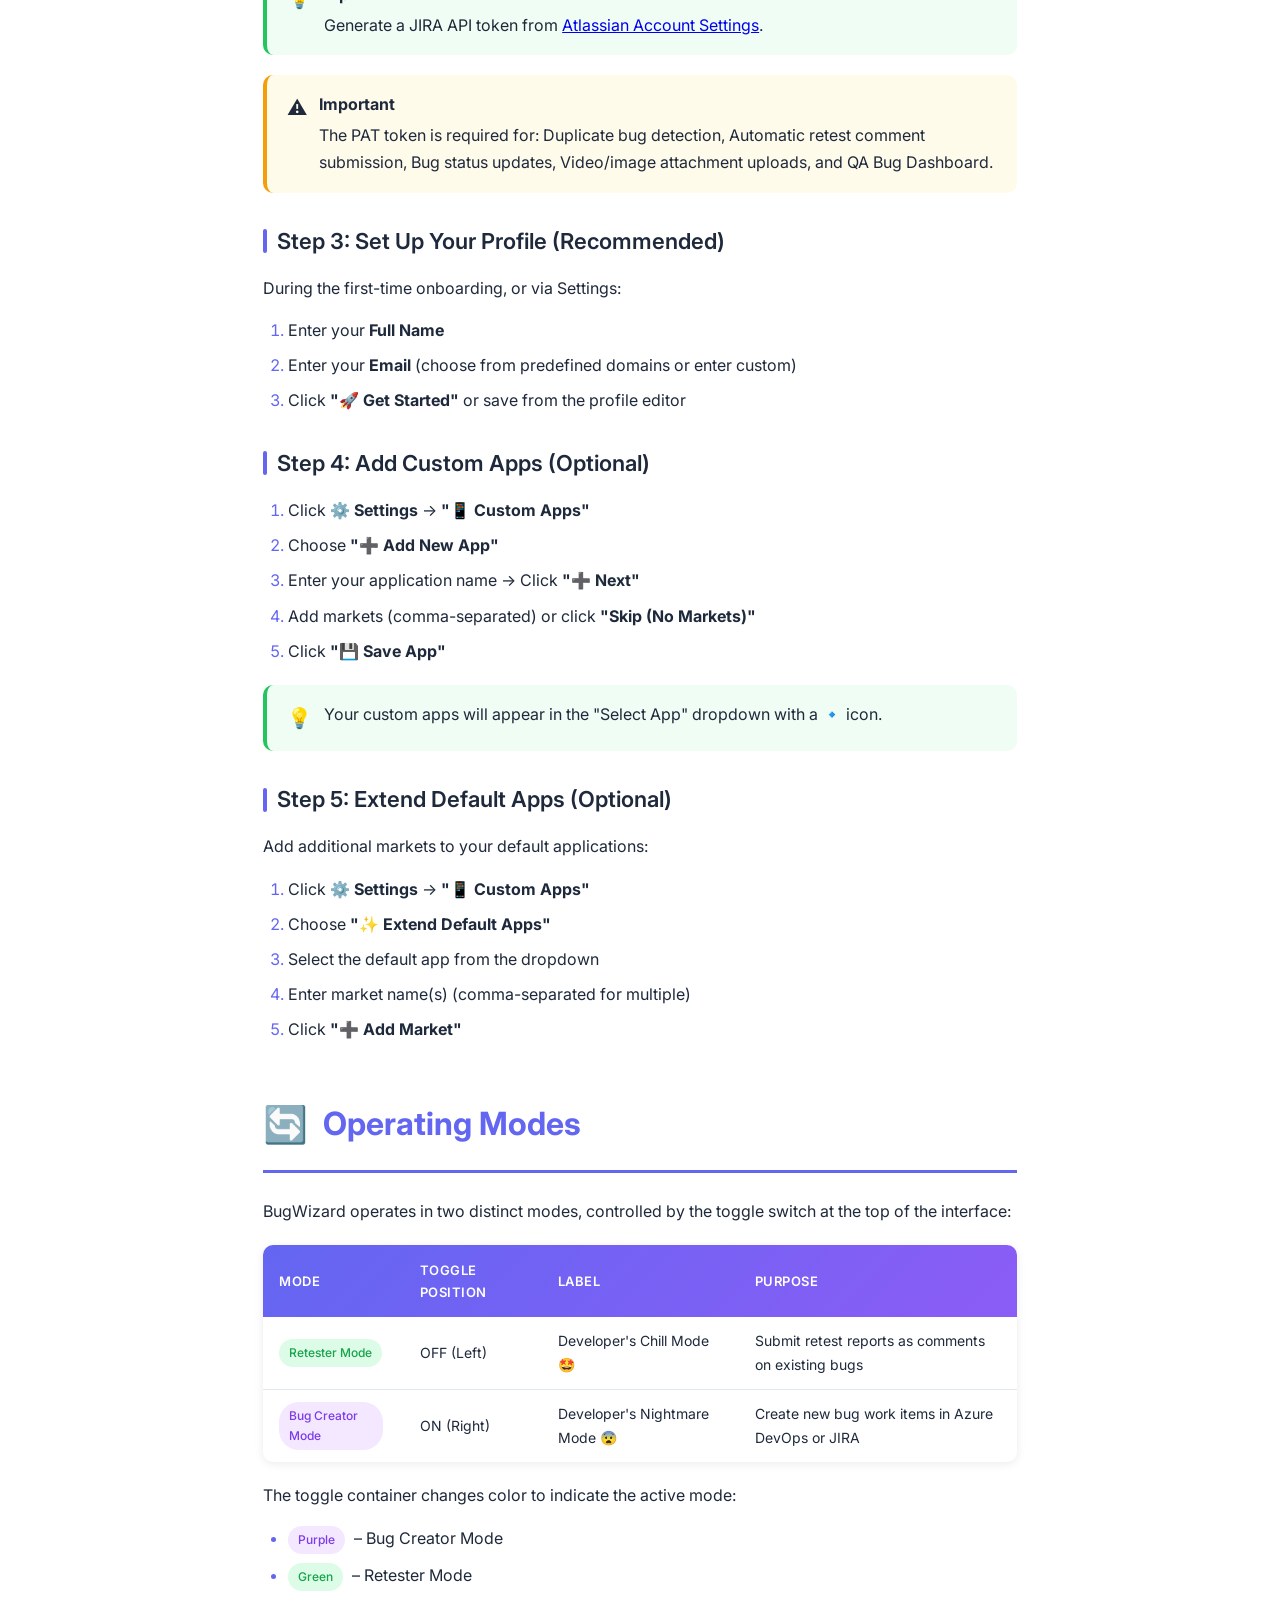
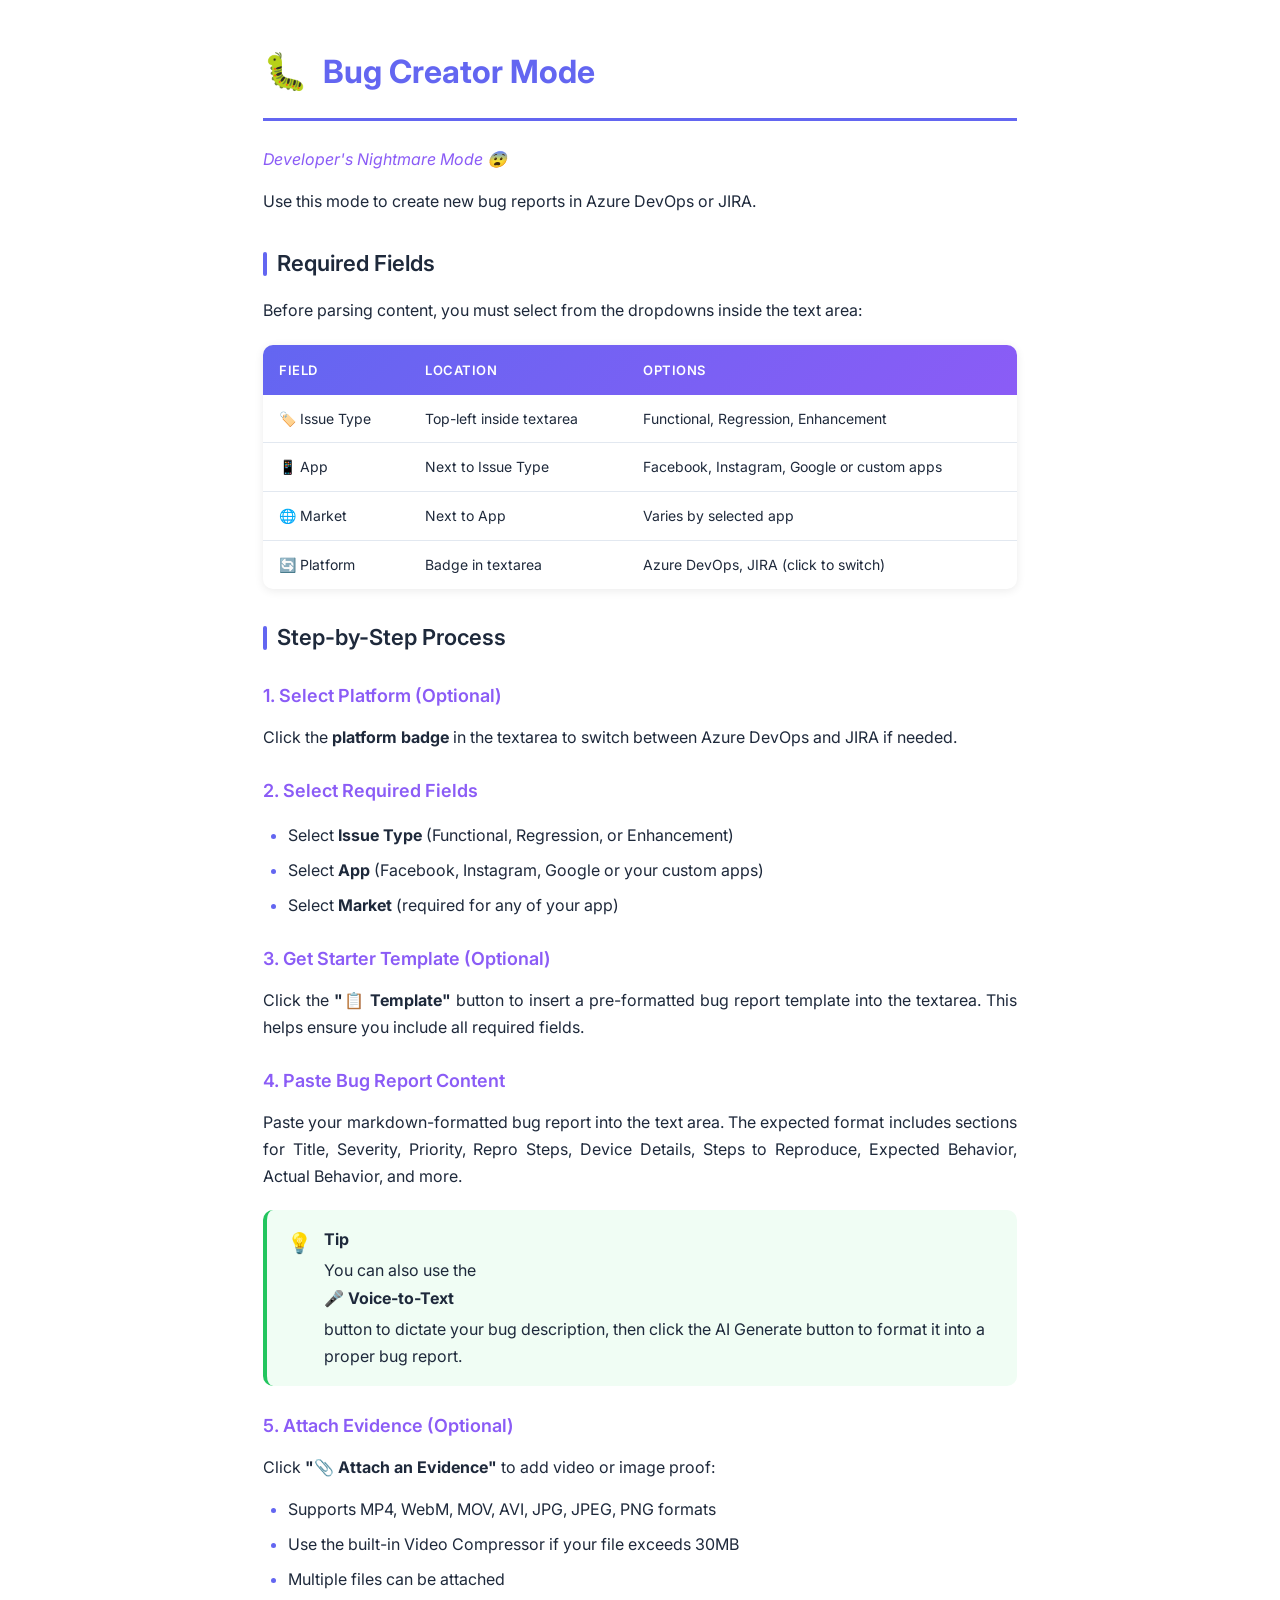
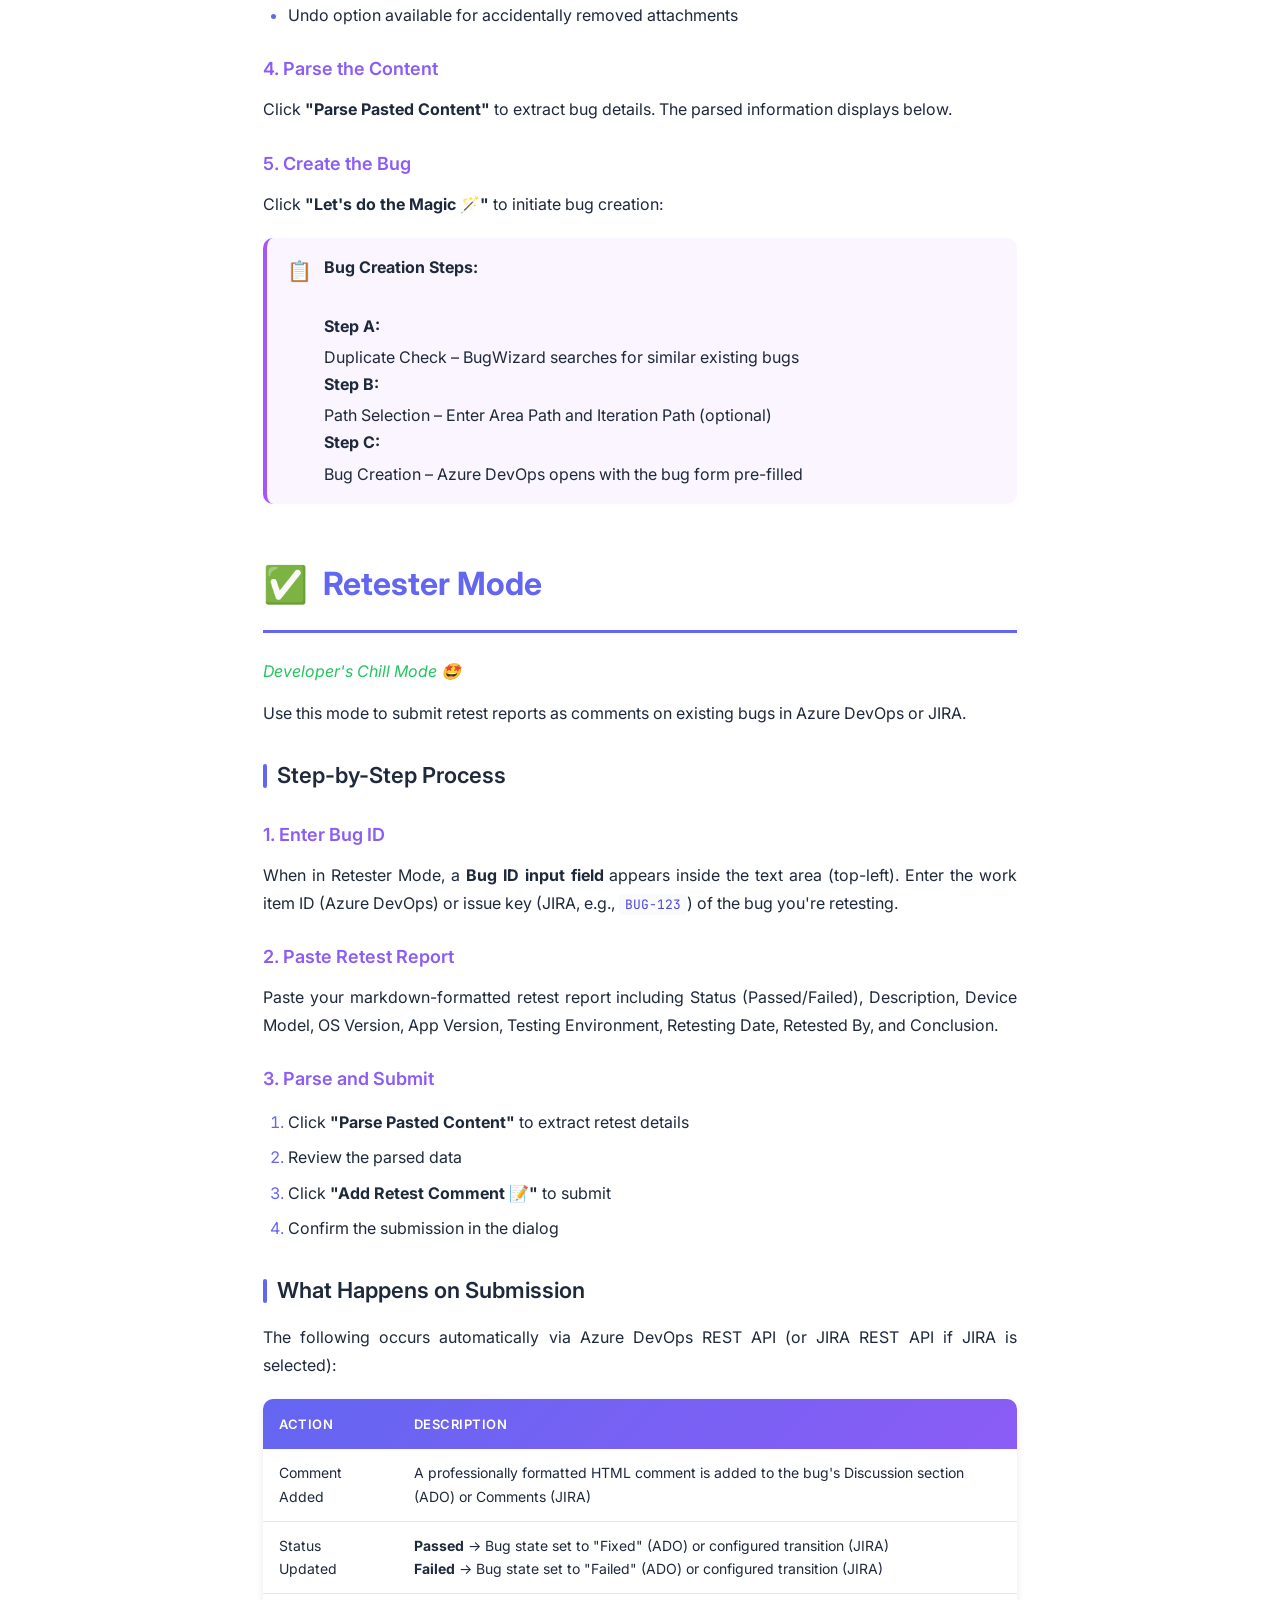
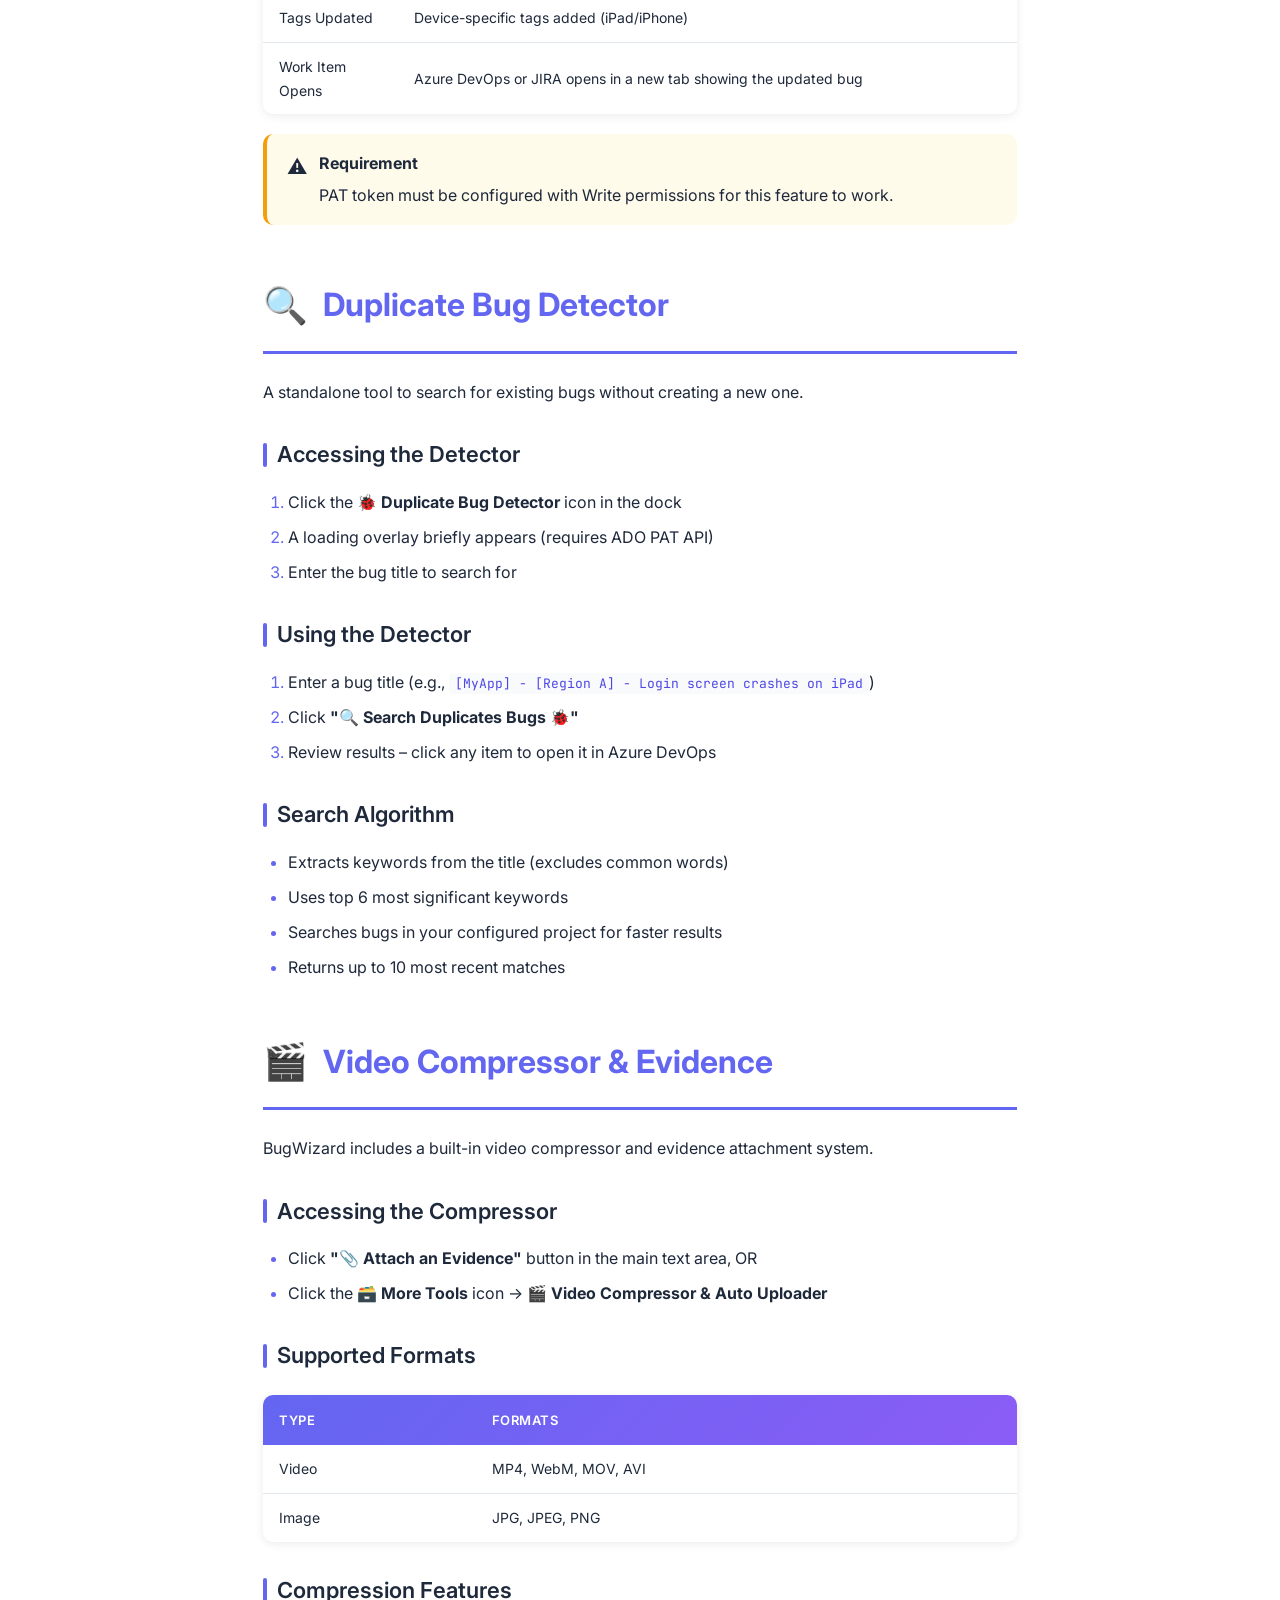
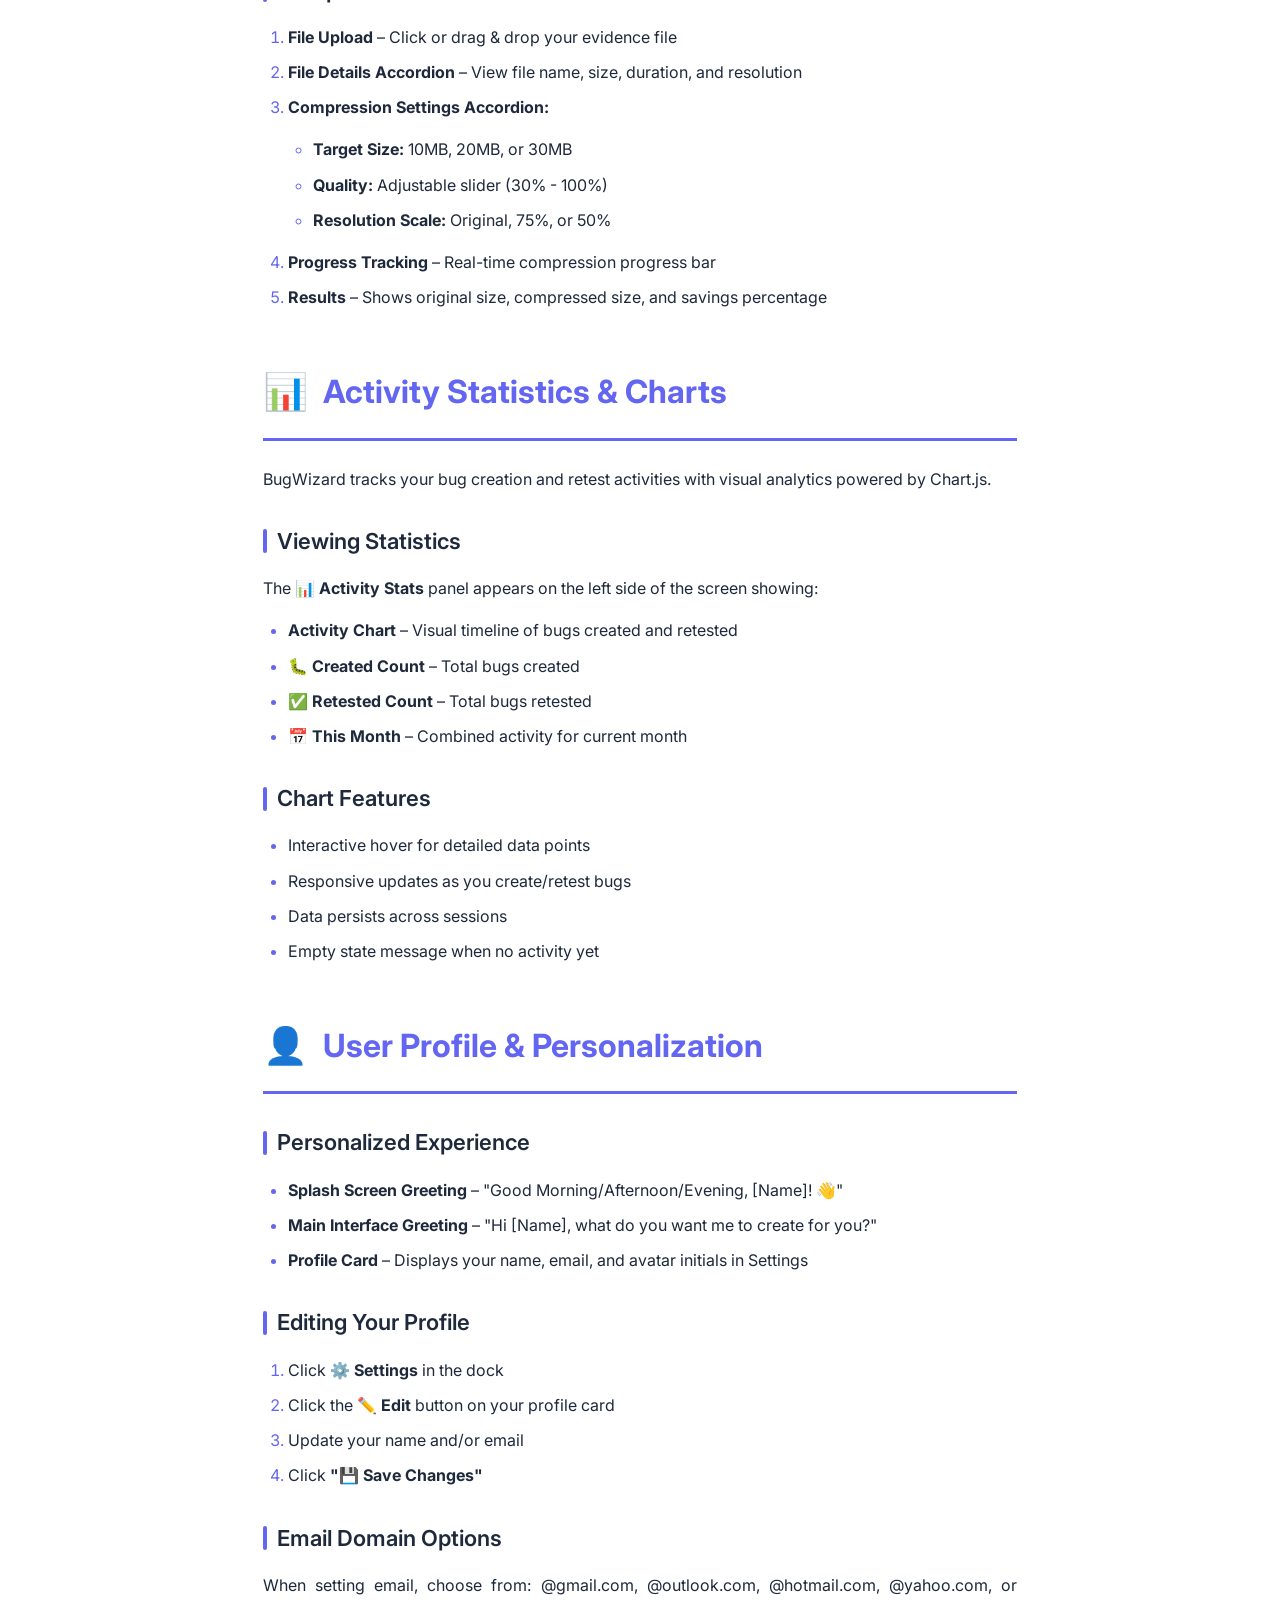
<file: USER_GUIDE_MANUAL.html>
<!DOCTYPE html>
<html lang="en">
<head>
    <meta charset="UTF-8">
    <meta name="viewport" content="width=device-width, initial-scale=1.0">
    <title>BugWizard User Manual - Version 1.0</title>
    <style>
        @import url('https://fonts.googleapis.com/css2?family=Inter:wght@300;400;500;600;700&family=JetBrains+Mono:wght@400;500&display=swap');
        
        :root {
            --primary-color: #6366f1;
            --primary-dark: #4f46e5;
            --secondary-color: #8b5cf6;
            --accent-color: #a855f7;
            --text-dark: #1e293b;
            --text-light: #64748b;
            --bg-light: #f8fafc;
            --border-color: #e2e8f0;
            --success-color: #22c55e;
            --warning-color: #f59e0b;
            --error-color: #ef4444;
            --info-color: #3b82f6;
        }
        
        * {
            margin: 0;
            padding: 0;
            box-sizing: border-box;
        }
        
        @page {
            size: A4;
            margin: 20mm 15mm;
        }
        
        @media print {
            body {
                font-size: 10pt;
            }
            
            .cover-page, .toc-page, section {
                page-break-after: always;
            }
            
            h2 {
                page-break-after: avoid;
            }
            
            table, pre, .note-box, .warning-box, .tip-box {
                page-break-inside: avoid;
            }
            
            .no-print {
                display: none !important;
            }
        }
        
        body {
            font-family: 'Inter', -apple-system, BlinkMacSystemFont, 'Segoe UI', Roboto, sans-serif;
            line-height: 1.7;
            color: var(--text-dark);
            background: #fff;
            max-width: 210mm;
            margin: 0 auto;
            padding: 20px;
        }
        
        /* Cover Page */
        .cover-page {
            min-height: 100vh;
            display: flex;
            flex-direction: column;
            justify-content: center;
            align-items: center;
            text-align: center;
            background: linear-gradient(135deg, #667eea 0%, #764ba2 100%);
            color: white;
            margin: -20px -20px 40px -20px;
            padding: 60px 40px;
            border-radius: 0 0 30px 30px;
        }
        
        .cover-logo {
            font-size: 80px;
            margin-bottom: 20px;
            animation: float 3s ease-in-out infinite;
        }
        
        @keyframes float {
            0%, 100% { transform: translateY(0); }
            50% { transform: translateY(-10px); }
        }
        
        .cover-title {
            font-size: 48px;
            color:white;
            font-weight: 700;
            margin-bottom: 10px;
            letter-spacing: -1px;
        }
        
        .cover-subtitle {
            font-size: 24px;
            font-weight: 300;
            margin-bottom: 30px;
            opacity: 0.9;
        }
        
        .cover-version {
            display: inline-block;
            background: rgba(255,255,255,0.2);
            padding: 10px 30px;
            border-radius: 30px;
            font-size: 16px;
            font-weight: 500;
            margin-bottom: 40px;
            backdrop-filter: blur(10px);
        }
        
        .cover-meta {
            margin-top: 60px;
            font-size: 14px;
            opacity: 0.8;
        }
        
        .cover-meta p {
            margin: 8px 0;
        }
        
        /* Table of Contents */
        .toc-page {
            margin-bottom: 40px;
        }
        
        .toc-title {
            font-size: 28px;
            font-weight: 700;
            color: var(--primary-color);
            margin-bottom: 30px;
            padding-bottom: 15px;
            border-bottom: 3px solid var(--primary-color);
        }
        
        .toc-list {
            list-style: none;
            counter-reset: toc-counter;
        }
        
        .toc-list li {
            counter-increment: toc-counter;
            padding: 12px 0;
            border-bottom: 1px dotted var(--border-color);
            display: flex;
            align-items: center;
        }
        
        .toc-list li::before {
            content: counter(toc-counter) ".";
            font-weight: 600;
            color: var(--primary-color);
            width: 30px;
            flex-shrink: 0;
        }
        
        .toc-list a {
            color: var(--text-dark);
            text-decoration: none;
            flex: 1;
        }
        
        .toc-list a:hover {
            color: var(--primary-color);
        }
        
        .toc-page-num {
            color: var(--text-light);
            font-weight: 500;
        }
        
        /* Sections */
        section {
            margin-bottom: 50px;
        }
        
        h1 {
            font-size: 32px;
            font-weight: 700;
            color: var(--primary-color);
            margin-bottom: 25px;
            padding-bottom: 15px;
            border-bottom: 3px solid var(--primary-color);
            display: flex;
            align-items: center;
            gap: 15px;
        }
        
        h1 .section-icon {
            font-size: 36px;
        }
        
        h2 {
            font-size: 22px;
            font-weight: 600;
            color: var(--text-dark);
            margin: 30px 0 15px 0;
            display: flex;
            align-items: center;
            gap: 10px;
        }
        
        h2::before {
            content: "";
            display: inline-block;
            width: 4px;
            height: 24px;
            background: var(--primary-color);
            border-radius: 2px;
        }
        
        h3 {
            font-size: 18px;
            font-weight: 600;
            color: var(--secondary-color);
            margin: 25px 0 12px 0;
        }
        
        h4 {
            font-size: 16px;
            font-weight: 600;
            color: var(--text-dark);
            margin: 20px 0 10px 0;
        }
        
        p {
            margin-bottom: 15px;
            text-align: justify;
        }
        
        /* Lists */
        ul, ol {
            margin: 15px 0 15px 25px;
        }
        
        li {
            margin-bottom: 8px;
        }
        
        li::marker {
            color: var(--primary-color);
        }
        
        /* Tables */
        table {
            width: 100%;
            border-collapse: collapse;
            margin: 20px 0;
            font-size: 14px;
            box-shadow: 0 2px 10px rgba(0,0,0,0.08);
            border-radius: 10px;
            overflow: hidden;
        }
        
        thead {
            background: linear-gradient(135deg, var(--primary-color), var(--secondary-color));
            color: white;
        }
        
        th {
            padding: 14px 16px;
            text-align: left;
            font-weight: 600;
            font-size: 13px;
            text-transform: uppercase;
            letter-spacing: 0.5px;
        }
        
        td {
            padding: 12px 16px;
            border-bottom: 1px solid var(--border-color);
        }
        
        tbody tr:hover {
            background-color: var(--bg-light);
        }
        
        tbody tr:last-child td {
            border-bottom: none;
        }
        
        /* Code blocks */
        code {
            font-family: 'JetBrains Mono', 'Fira Code', monospace;
            background: var(--bg-light);
            padding: 2px 6px;
            border-radius: 4px;
            font-size: 13px;
            color: var(--primary-dark);
        }
        
        pre {
            background: #1e293b;
            color: #e2e8f0;
            padding: 20px;
            border-radius: 10px;
            overflow-x: auto;
            margin: 20px 0;
            font-size: 13px;
            line-height: 1.6;
        }
        
        pre code {
            background: none;
            padding: 0;
            color: inherit;
        }
        
        /* Note boxes */
        .note-box, .tip-box, .warning-box, .info-box {
            padding: 16px 20px;
            border-radius: 10px;
            margin: 20px 0;
            display: flex;
            align-items: flex-start;
            gap: 12px;
        }
        
        .note-box {
            background: #f0f9ff;
            border-left: 4px solid var(--info-color);
        }
        
        .tip-box {
            background: #f0fdf4;
            border-left: 4px solid var(--success-color);
        }
        
        .warning-box {
            background: #fffbeb;
            border-left: 4px solid var(--warning-color);
        }
        
        .info-box {
            background: #faf5ff;
            border-left: 4px solid var(--accent-color);
        }
        
        .box-icon {
            font-size: 20px;
            flex-shrink: 0;
        }
        
        .box-content {
            flex: 1;
        }
        
        .box-content strong {
            display: block;
            margin-bottom: 4px;
        }
        
        /* Feature cards */
        .feature-grid {
            display: grid;
            grid-template-columns: repeat(2, 1fr);
            gap: 15px;
            margin: 20px 0;
        }
        
        .feature-card {
            background: var(--bg-light);
            padding: 16px;
            border-radius: 10px;
            border: 1px solid var(--border-color);
        }
        
        .feature-card .icon {
            font-size: 24px;
            margin-bottom: 8px;
        }
        
        .feature-card h4 {
            margin: 0 0 8px 0;
            font-size: 15px;
        }
        
        .feature-card p {
            font-size: 13px;
            color: var(--text-light);
            margin: 0;
        }
        
        /* Steps */
        .step-list {
            counter-reset: step-counter;
            list-style: none;
            margin-left: 0;
        }
        
        .step-list li {
            counter-increment: step-counter;
            position: relative;
            padding-left: 50px;
            margin-bottom: 20px;
        }
        
        .step-list li::before {
            content: counter(step-counter);
            position: absolute;
            left: 0;
            top: 0;
            width: 32px;
            height: 32px;
            background: linear-gradient(135deg, var(--primary-color), var(--secondary-color));
            color: white;
            border-radius: 50%;
            display: flex;
            align-items: center;
            justify-content: center;
            font-weight: 600;
            font-size: 14px;
        }
        
        /* Keyboard shortcuts */
        kbd {
            display: inline-block;
            padding: 4px 8px;
            background: linear-gradient(180deg, #f8fafc 0%, #e2e8f0 100%);
            border: 1px solid #cbd5e1;
            border-radius: 6px;
            font-family: 'JetBrains Mono', monospace;
            font-size: 12px;
            font-weight: 500;
            box-shadow: 0 2px 0 #94a3b8;
            margin: 0 2px;
        }
        
        /* Footer */
        .manual-footer {
            margin-top: 60px;
            padding-top: 30px;
            border-top: 2px solid var(--border-color);
            text-align: center;
            color: var(--text-light);
            font-size: 13px;
        }
        
        .manual-footer .logo {
            font-size: 40px;
            margin-bottom: 15px;
        }
        
        /* Print button */
        .print-btn {
            position: fixed;
            bottom: 30px;
            right: 30px;
            background: linear-gradient(135deg, var(--primary-color), var(--secondary-color));
            color: white;
            border: none;
            padding: 15px 30px;
            border-radius: 50px;
            font-size: 16px;
            font-weight: 600;
            cursor: pointer;
            box-shadow: 0 4px 20px rgba(99, 102, 241, 0.4);
            transition: transform 0.2s, box-shadow 0.2s;
            z-index: 1000;
        }
        
        .print-btn:hover {
            transform: translateY(-2px);
            box-shadow: 0 6px 25px rgba(99, 102, 241, 0.5);
        }
        
        /* Divider */
        hr {
            border: none;
            height: 1px;
            background: linear-gradient(90deg, transparent, var(--border-color), transparent);
            margin: 30px 0;
        }
        
        /* Badge */
        .badge {
            display: inline-block;
            padding: 4px 10px;
            border-radius: 20px;
            font-size: 12px;
            font-weight: 500;
            margin-right: 5px;
        }
        
        .badge-purple {
            background: #f3e8ff;
            color: #7c3aed;
        }
        
        .badge-green {
            background: #dcfce7;
            color: #16a34a;
        }
        
        .badge-blue {
            background: #dbeafe;
            color: #2563eb;
        }
        
        .badge-orange {
            background: #ffedd5;
            color: #ea580c;
        }
        
        .badge-pink {
            background: #fce7f3;
            color: #db2777;
        }
        
        .badge-gold {
            background: #fef3c7;
            color: #d97706;
        }
        
        .badge-red {
            background: #fee2e2;
            color: #dc2626;
        }
        
        .badge-cyan {
            background: #cffafe;
            color: #0891b2;
        }
        
        .badge-lime {
            background: #ecfccb;
            color: #65a30d;
        }
        
        .badge-violet {
            background: #ede9fe;
            color: #7c3aed;
        }
        
        .badge-teal {
            background: #ccfbf1;
            color: #0d9488;
        }
        
        .badge-coral {
            background: #ffe4e6;
            color: #f43f5e;
        }
        
        .badge-indigo {
            background: #e0e7ff;
            color: #4f46e5;
        }
        
        .badge-amber {
            background: #fef08a;
            color: #b45309;
        }
        
        .badge-mint {
            background: #d1fae5;
            color: #059669;
        }
        
        .badge-rainbow {
            background: linear-gradient(90deg, #fee2e2, #fef3c7, #ecfccb, #cffafe, #e0e7ff, #fce7f3);
            color: #6b21a8;
        }
    </style>
</head>
<body>
    <!-- Print Button -->
    <button class="print-btn no-print" onclick="window.print()">📄 Save as PDF</button>
    
    <!-- Cover Page -->
    <div class="cover-page">
        <div class="cover-logo">🪄</div>
        <h1 class="cover-title">BugWizard</h1>
        <p class="cover-subtitle">AI Bug Report Automator for Azure DevOps & JIRA</p>
        <div class="cover-version">📘 User Manual v1.0</div>
        <p style="font-size: 18px; max-width: 500px; opacity: 0.9;">
            Your complete guide to mastering bug reporting in Azure DevOps & JIRA with artificial intelligence
        </p>
        <div class="cover-meta">
            <p><strong>Version:</strong> 1.0 "Whisker Wizard" 😻</p>
            <p><strong>Last Updated:</strong> February 2026</p>
            <p><strong>Developed by:</strong> Abdul Talib</p>
        </div>
    </div>
    
    <!-- Table of Contents -->
    <div class="toc-page">
        <h2 class="toc-title">📑 Table of Contents</h2>
        <ol class="toc-list">
            <li><a href="#overview">Overview & Key Features</a></li>
            <li><a href="#getting-started">Getting Started</a></li>
            <li><a href="#initial-setup">Initial Setup</a></li>
            <li><a href="#operating-modes">Operating Modes</a></li>
            <li><a href="#bug-creator">Bug Creator Mode</a></li>
            <li><a href="#retester-mode">Retester Mode</a></li>
            <li><a href="#duplicate-detector">Duplicate Bug Detector</a></li>
            <li><a href="#video-compressor">Video Compressor & Evidence</a></li>
            <li><a href="#activity-stats">Activity Statistics & Charts</a></li>
            <li><a href="#user-profile">User Profile & Personalization</a></li>
            <li><a href="#settings">Settings Configuration</a></li>
            <li><a href="#platform-selection">Platform Selection & JIRA Integration</a></li>
            <li><a href="#voice-to-text">Voice-to-Text Input</a></li>
            <li><a href="#launchpad">Launchpad</a></li>
            <li><a href="#dock-features">Dock Features</a></li>
            <li><a href="#more-tools">More Tools</a></li>
            <li><a href="#ai-assistant">Ozzy AI</a></li>
            <li><a href="#train-ai">Train AI for Your Project</a></li>
            <li><a href="#terminal">Built-in Terminal</a></li>
            <li><a href="#test-optimizer">Test Case Optimizer</a></li>
            <li><a href="#testcase-generator">Test Case Generator (Coming Soon)</a></li>
            <li><a href="#agentron-store">Agentron Store (Coming Soon)</a></li>
            <li><a href="#api-tester">API Flow Tester</a></li>
            <li><a href="#history">History Feature</a></li>
            <li><a href="#themes">Dark Mode & Custom Themes</a></li>
            <li><a href="#shortcuts">Keyboard Shortcuts & Tips</a></li>
            <li><a href="#troubleshooting">Troubleshooting</a></li>
        </ol>
    </div>
    
    <!-- Section 1: Overview -->
    <section id="overview">
        <h1><span class="section-icon">📋</span> Overview</h1>
        
        <p><strong>BugWizard</strong> is a sophisticated AI-powered web application designed to revolutionize bug reporting and retest workflows in <strong>Azure DevOps (ADO)</strong> and <strong>Atlassian JIRA</strong>. Operating in two powerful modes—<em>Developer's Nightmare Mode</em> (Bug Creator) and <em>Developer's Chill Mode</em> (Retester)—it automates the entire process from parsing markdown-formatted bug reports to creating work items and submitting retest comments via Azure DevOps REST API or JIRA REST API.</p>
        
        <h2>Key Features</h2>
        
        <div class="feature-grid">
            <div class="feature-card">
                <div class="icon">🤖</div>
                <h4>Multi-AI Provider Support</h4>
                <p>Integrate with Groq, OpenRouter, Gemini, OpenAI, Claude, Grok, Azure OpenAI, DeepSeek, Qwen, and GLM</p>
            </div>
            <div class="feature-card">
                <div class="icon">🌐</div>
                <h4>Multi-Platform Support</h4>
                <p>Seamlessly switch between Azure DevOps and Atlassian JIRA with a single click</p>
            </div>
            <div class="feature-card">
                <div class="icon">🧠</div>
                <h4>Train AI for Your Project</h4>
                <p>Upload .md or .json training data files to customize AI responses with project-specific context</p>
            </div>
            <div class="feature-card">
                <div class="icon">🐛</div>
                <h4>Automated Bug Creation</h4>
                <p>Parse markdown-formatted bug reports and create work items in Azure DevOps or JIRA</p>
            </div>
            <div class="feature-card">
                <div class="icon">🔄</div>
                <h4>Retest Report Submission</h4>
                <p>Add retest comments with automatic status updates via API</p>
            </div>
            <div class="feature-card">
                <div class="icon">🔍</div>
                <h4>Duplicate Detection</h4>
                <p>Intelligent search for similar existing bugs before creation</p>
            </div>
            <div class="feature-card">
                <div class="icon">🎤</div>
                <h4>Voice-to-Text Input</h4>
                <p>Dictate bug descriptions using speech recognition</p>
            </div>
            <div class="feature-card">
                <div class="icon">🚀</div>
                <h4>Launchpad</h4>
                <p>macOS-style app launcher for quick access to all tools</p>
            </div>
            <div class="feature-card">
                <div class="icon">📊</div>
                <h4>Activity Statistics</h4>
                <p>Visual charts to track bugs created and retested over time</p>
            </div>
            <div class="feature-card">
                <div class="icon">🎬</div>
                <h4>Video Evidence Support</h4>
                <p>Built-in video compressor for attaching evidence</p>
            </div>
            <div class="feature-card">
                <div class="icon">💻</div>
                <h4>Built-in Terminal</h4>
                <p>Command-line interface with 25+ commands</p>
            </div>
            <div class="feature-card">
                <div class="icon">🧪</div>
                <h4>Test Case Optimizer</h4>
                <p>AI-powered test case analysis and optimization</p>
            </div>
            <div class="feature-card">
                <div class="icon">📝</div>
                <h4>Test Case Generator</h4>
                <p>AI-powered test case generation from requirements (Coming Soon)</p>
            </div>
            <div class="feature-card">
                <div class="icon">🤖</div>
                <h4>Agentron Store</h4>
                <p>Browse and install QA automation agents (Coming Soon)</p>
            </div>
        </div>
        
        <h3>Additional Features</h3>
        <ul>
            <li>📋 <strong>Starter Template</strong> – Quick access to bug report and retest templates</li>
            <li>📱 <strong>Custom Apps Support</strong> – Add your own applications with custom market configurations</li>
            <li>✨ <strong>Extend Default Apps</strong> – Add additional markets to your default applications</li>
            <li>📜 <strong>History Tracking</strong> – View and reload previously parsed bug reports (up to 50 entries)</li>
            <li>👤 <strong>User Personalization</strong> – Onboarding flow with personalized greetings</li>
            <li>🔐 <strong>Secure Access Control</strong> – SHA-256 password-protected access with Web Crypto API</li>
            <li>🌙 <strong>Dark Mode & Custom Themes</strong> – Toggle themes and choose from 16 color schemes</li>
            <li>🎨 <strong>macOS-Style Interface</strong> – Professional dock navigation and glassmorphism design</li>
            <li>⏰ <strong>Analog Clock Widget</strong> – Real-time clock display with date</li>
            <li>🧪 <strong>API Flow Tester</strong> – Full-featured web-based API testing tool with latency testing</li>
            <li>📄 <strong>PDF & Excel Export</strong> – Export bug reports and test case analysis</li>
            <li>📱 <strong>PWA Support</strong> – Install as a Progressive Web App</li>
            <li>🎭 <strong>Lottie Animations</strong> – Beautiful animated icons and transitions throughout the app</li>
        </ul>
    </section>
    
    <!-- Section 2: Getting Started -->
    <section id="getting-started">
        <h1><span class="section-icon">🚀</span> Getting Started</h1>
        
        <h2>System Requirements</h2>
        <ul>
            <li>Modern web browser (Chrome, Edge, Firefox, or Safari recommended)</li>
            <li>Internet connection for Azure DevOps or JIRA API access</li>
            <li>Azure DevOps Personal Access Token (PAT) OR JIRA API Token with appropriate permissions</li>
        </ul>
        
        <h2>Accessing BugWizard</h2>
        <ol class="step-list">
            <li>Open the <code>index.html</code> file in your web browser</li>
            <li>Accept or reject cookies in the <strong>Cookie Consent Banner</strong> (appears after 1.5 seconds)</li>
            <li>The <strong>splash screen</strong> appears showing a loading progress bar with personalized greeting</li>
            <li><strong>First-time users:</strong> Enter the 8-character access code provided by the developer</li>
            <li>Complete the <strong>onboarding flow</strong> to set up your profile (optional but recommended)</li>
            <li><strong>First-time setup:</strong> Install dependencies via Terminal (press <kbd>Alt</kbd>+<kbd>T</kbd> and run <code>heyo install bugwizard dependencies</code>)</li>
        </ol>
        
        <h2>Access Code Protection</h2>
        <p>BugWizard requires an 8-character access code to unlock the application. There are two types of codes:</p>
        
        <h3>License Code (permanent access)</h3>
        <ul>
            <li>Format: <code>PLBW</code> + 4 alphanumeric characters (e.g., <code>PLBWA7K9</code>)</li>
            <li>Provides unlimited permanent access</li>
            <li>No expiration or countdown</li>
            <li>Enter in the main Access Code field</li>
        </ul>
        
        <h3>Trial Code (3-day access)</h3>
        <ul>
            <li>Format: <code>TLBW</code> + 4 alphanumeric characters (e.g., <code>TLBWA7K9</code>)</li>
            <li>Provides full access for 3 days from activation</li>
            <li>Trial codes are valid for 3 days from generation date</li>
            <li>Access via the <strong>"🎟️ Try 3-Day Trial"</strong> button on the Access modal</li>
        </ul>
        
        <h3>To Unlock with License Code</h3>
        <ol>
            <li>Enter the 8-character license code (starts with PLBW)</li>
            <li>Toggle password visibility using the 👁️ button</li>
            <li>Click <strong>"🚀 Unlock BugWizard"</strong></li>
            <li>Once authenticated, access is remembered for future sessions</li>
        </ol>
        
        <h3>To Activate Trial</h3>
        <ol>
            <li>Click <strong>"🎟️ Try 3-Day Trial"</strong> button on the Access modal</li>
            <li>Enter the 8-character trial code (starts with TLBW)</li>
            <li>Click <strong>"🚀 Activate Trial"</strong></li>
            <li>Trial period begins immediately upon activation</li>
        </ol>
        
        <h3>Trial Mode Features</h3>
        <p>When in trial mode, a banner appears at the top showing:</p>
        <ul>
            <li><strong>Trial Mode indicator</strong> with 🎟️ icon</li>
            <li><strong>Days remaining</strong> (e.g., "3 days remaining")</li>
            <li><strong>Countdown timer</strong> in DD:HH:MM:SS format</li>
            <li><strong>"🚀 Upgrade" button</strong> to get full access</li>
        </ul>
        <p>A floating <strong>👑 Upgrade</strong> widget also appears for quick access to upgrade options.</p>
        
        <h3>Requesting Access Codes</h3>
        <p>Click the <strong>"📧 Contact Developer"</strong> link on the Access modal to send an email request via Gmail with a pre-filled template including your name, role, and company.</p>
        
        <div class="tip-box">
            <span class="box-icon">💡</span>
            <div class="box-content">
                <strong>Tip</strong>
                License codes provide permanent access, while trial codes are great for evaluation. Contact the developer to obtain either type.
            </div>
        </div>
    </section>
    
    <!-- Section 3: Initial Setup -->
    <section id="initial-setup">
        <h1><span class="section-icon">⚙️</span> Initial Setup</h1>
        
        <h2>Step 1: Install Dependencies (First-Time Only)</h2>
        <p>When you first launch BugWizard, a setup overlay will prompt you to install dependencies:</p>
        <ol>
            <li>Press <kbd>Alt</kbd>+<kbd>T</kbd> (or <kbd>Cmd</kbd>+<kbd>T</kbd> on Mac) to open the Terminal</li>
            <li>Run the command: <code>heyo install bugwizard dependencies</code></li>
            <li>Wait for installation to complete</li>
            <li>This is a one-time setup process</li>
        </ol>
        
        <h2>Step 2: Configure API Token (Required)</h2>
        <p>Before using BugWizard's API features, you must configure your platform credentials:</p>
        
        <h3>For Azure DevOps:</h3>
        <ol>
            <li>Click the <strong>⚙️ Settings</strong> icon in the dock (bottom of screen)</li>
            <li>Select <strong>"🔑 API Authentication"</strong></li>
            <li>Enter your Personal Access Token (PAT)</li>
            <li>Click <strong>"💾 Save Token"</strong></li>
        </ol>
        
        <h3>For JIRA:</h3>
        <ol>
            <li>Click the <strong>⚙️ Settings</strong> icon in the dock</li>
            <li>Select <strong>"🔑 API Authentication"</strong> (will show JIRA fields if JIRA platform is selected)</li>
            <li>Enter your JIRA Domain (e.g., <code>your-company.atlassian.net</code>)</li>
            <li>Enter your Email address</li>
            <li>Enter your JIRA API Token</li>
            <li>Enter your Default Project Key (e.g., <code>BUG</code>, <code>PROJ</code>)</li>
            <li>Click <strong>"💾 Save JIRA Settings"</strong></li>
        </ol>
        
        <div class="tip-box">
            <span class="box-icon">💡</span>
            <div class="box-content">
                <strong>Tip</strong>
                Generate a JIRA API token from <a href="https://id.atlassian.com/manage-profile/security/api-tokens" target="_blank">Atlassian Account Settings</a>.
            </div>
        </div>
        
        <div class="warning-box">
            <span class="box-icon">⚠️</span>
            <div class="box-content">
                <strong>Important</strong>
                The PAT token is required for: Duplicate bug detection, Automatic retest comment submission, Bug status updates, Video/image attachment uploads, and QA Bug Dashboard.
            </div>
        </div>
        
        <h2>Step 3: Set Up Your Profile (Recommended)</h2>
        <p>During the first-time onboarding, or via Settings:</p>
        <ol>
            <li>Enter your <strong>Full Name</strong></li>
            <li>Enter your <strong>Email</strong> (choose from predefined domains or enter custom)</li>
            <li>Click <strong>"🚀 Get Started"</strong> or save from the profile editor</li>
        </ol>
        
        <h2>Step 4: Add Custom Apps (Optional)</h2>
        <ol>
            <li>Click <strong>⚙️ Settings</strong> → <strong>"📱 Custom Apps"</strong></li>
            <li>Choose <strong>"➕ Add New App"</strong></li>
            <li>Enter your application name → Click <strong>"➕ Next"</strong></li>
            <li>Add markets (comma-separated) or click <strong>"Skip (No Markets)"</strong></li>
            <li>Click <strong>"💾 Save App"</strong></li>
        </ol>
        
        <div class="tip-box">
            <span class="box-icon">💡</span>
            <div class="box-content">
                Your custom apps will appear in the "Select App" dropdown with a 🔹 icon.
            </div>
        </div>
        
        <h2>Step 5: Extend Default Apps (Optional)</h2>
        <p>Add additional markets to your default applications:</p>
        <ol>
            <li>Click <strong>⚙️ Settings</strong> → <strong>"📱 Custom Apps"</strong></li>
            <li>Choose <strong>"✨ Extend Default Apps"</strong></li>
            <li>Select the default app from the dropdown</li>
            <li>Enter market name(s) (comma-separated for multiple)</li>
            <li>Click <strong>"➕ Add Market"</strong></li>
        </ol>
    </section>
    
    <!-- Section 4: Operating Modes -->
    <section id="operating-modes">
        <h1><span class="section-icon">🔄</span> Operating Modes</h1>
        
        <p>BugWizard operates in two distinct modes, controlled by the toggle switch at the top of the interface:</p>
        
        <table>
            <thead>
                <tr>
                    <th>Mode</th>
                    <th>Toggle Position</th>
                    <th>Label</th>
                    <th>Purpose</th>
                </tr>
            </thead>
            <tbody>
                <tr>
                    <td><span class="badge badge-green">Retester Mode</span></td>
                    <td>OFF (Left)</td>
                    <td>Developer's Chill Mode 🤩</td>
                    <td>Submit retest reports as comments on existing bugs</td>
                </tr>
                <tr>
                    <td><span class="badge badge-purple">Bug Creator Mode</span></td>
                    <td>ON (Right)</td>
                    <td>Developer's Nightmare Mode 😨</td>
                    <td>Create new bug work items in Azure DevOps or JIRA</td>
                </tr>
            </tbody>
        </table>
        
        <p>The toggle container changes color to indicate the active mode:</p>
        <ul>
            <li><span class="badge badge-purple">Purple</span> – Bug Creator Mode</li>
            <li><span class="badge badge-green">Green</span> – Retester Mode</li>
        </ul>
    </section>
    
    <!-- Section 5: Bug Creator Mode -->
    <section id="bug-creator">
        <h1><span class="section-icon">🐛</span> Bug Creator Mode</h1>
        <p style="font-style: italic; color: var(--secondary-color);">Developer's Nightmare Mode 😨</p>
        
        <p>Use this mode to create new bug reports in Azure DevOps or JIRA.</p>
        
        <h2>Required Fields</h2>
        <p>Before parsing content, you must select from the dropdowns inside the text area:</p>
        
        <table>
            <thead>
                <tr>
                    <th>Field</th>
                    <th>Location</th>
                    <th>Options</th>
                </tr>
            </thead>
            <tbody>
                <tr>
                    <td>🏷️ Issue Type</td>
                    <td>Top-left inside textarea</td>
                    <td>Functional, Regression, Enhancement</td>
                </tr>
                <tr>
                    <td>📱 App</td>
                    <td>Next to Issue Type</td>
                    <td>Facebook, Instagram, Google or custom apps</td>
                </tr>
                <tr>
                    <td>🌐 Market</td>
                    <td>Next to App</td>
                    <td>Varies by selected app</td>
                </tr>
                <tr>
                    <td>🔄 Platform</td>
                    <td>Badge in textarea</td>
                    <td>Azure DevOps, JIRA (click to switch)</td>
                </tr>
            </tbody>
        </table>
        
        <h2>Step-by-Step Process</h2>
        
        <h3>1. Select Platform (Optional)</h3>
        <p>Click the <strong>platform badge</strong> in the textarea to switch between Azure DevOps and JIRA if needed.</p>
        
        <h3>2. Select Required Fields</h3>
        <ul>
            <li>Select <strong>Issue Type</strong> (Functional, Regression, or Enhancement)</li>
            <li>Select <strong>App</strong> (Facebook, Instagram, Google or your custom apps)</li>
            <li>Select <strong>Market</strong> (required for any of your app)</li>
        </ul>
        
        <h3>3. Get Starter Template (Optional)</h3>
        <p>Click the <strong>"📋 Template"</strong> button to insert a pre-formatted bug report template into the textarea. This helps ensure you include all required fields.</p>
        
        <h3>4. Paste Bug Report Content</h3>
        <p>Paste your markdown-formatted bug report into the text area. The expected format includes sections for Title, Severity, Priority, Repro Steps, Device Details, Steps to Reproduce, Expected Behavior, Actual Behavior, and more.</p>
        
        <div class="tip-box">
            <span class="box-icon">💡</span>
            <div class="box-content">
                <strong>Tip</strong>
                You can also use the <strong>🎤 Voice-to-Text</strong> button to dictate your bug description, then click the AI Generate button to format it into a proper bug report.
            </div>
        </div>
        
        <h3>5. Attach Evidence (Optional)</h3>
        <p>Click <strong>"📎 Attach an Evidence"</strong> to add video or image proof:</p>
        <ul>
            <li>Supports MP4, WebM, MOV, AVI, JPG, JPEG, PNG formats</li>
            <li>Use the built-in Video Compressor if your file exceeds 30MB</li>
            <li>Multiple files can be attached</li>
            <li>Undo option available for accidentally removed attachments</li>
        </ul>
        
        <h3>4. Parse the Content</h3>
        <p>Click <strong>"Parse Pasted Content"</strong> to extract bug details. The parsed information displays below.</p>
        
        <h3>5. Create the Bug</h3>
        <p>Click <strong>"Let's do the Magic 🪄"</strong> to initiate bug creation:</p>
        
        <div class="info-box">
            <span class="box-icon">📋</span>
            <div class="box-content">
                <strong>Bug Creation Steps:</strong><br>
                <strong>Step A:</strong> Duplicate Check – BugWizard searches for similar existing bugs<br>
                <strong>Step B:</strong> Path Selection – Enter Area Path and Iteration Path (optional)<br>
                <strong>Step C:</strong> Bug Creation – Azure DevOps opens with the bug form pre-filled
            </div>
        </div>
    </section>
    
    <!-- Section 6: Retester Mode -->
    <section id="retester-mode">
        <h1><span class="section-icon">✅</span> Retester Mode</h1>
        <p style="font-style: italic; color: var(--success-color);">Developer's Chill Mode 🤩</p>
        
        <p>Use this mode to submit retest reports as comments on existing bugs in Azure DevOps or JIRA.</p>
        
        <h2>Step-by-Step Process</h2>
        
        <h3>1. Enter Bug ID</h3>
        <p>When in Retester Mode, a <strong>Bug ID input field</strong> appears inside the text area (top-left). Enter the work item ID (Azure DevOps) or issue key (JIRA, e.g., <code>BUG-123</code>) of the bug you're retesting.</p>
        
        <h3>2. Paste Retest Report</h3>
        <p>Paste your markdown-formatted retest report including Status (Passed/Failed), Description, Device Model, OS Version, App Version, Testing Environment, Retesting Date, Retested By, and Conclusion.</p>
        
        <h3>3. Parse and Submit</h3>
        <ol>
            <li>Click <strong>"Parse Pasted Content"</strong> to extract retest details</li>
            <li>Review the parsed data</li>
            <li>Click <strong>"Add Retest Comment 📝"</strong> to submit</li>
            <li>Confirm the submission in the dialog</li>
        </ol>
        
        <h2>What Happens on Submission</h2>
        <p>The following occurs automatically via Azure DevOps REST API (or JIRA REST API if JIRA is selected):</p>
        
        <table>
            <thead>
                <tr>
                    <th>Action</th>
                    <th>Description</th>
                </tr>
            </thead>
            <tbody>
                <tr>
                    <td>Comment Added</td>
                    <td>A professionally formatted HTML comment is added to the bug's Discussion section (ADO) or Comments (JIRA)</td>
                </tr>
                <tr>
                    <td>Status Updated</td>
                    <td><strong>Passed</strong> → Bug state set to "Fixed" (ADO) or configured transition (JIRA)<br><strong>Failed</strong> → Bug state set to "Failed" (ADO) or configured transition (JIRA)</td>
                </tr>
                <tr>
                    <td>Tags Updated</td>
                    <td>Device-specific tags added (iPad/iPhone)</td>
                </tr>
                <tr>
                    <td>Work Item Opens</td>
                    <td>Azure DevOps or JIRA opens in a new tab showing the updated bug</td>
                </tr>
            </tbody>
        </table>
        
        <div class="warning-box">
            <span class="box-icon">⚠️</span>
            <div class="box-content">
                <strong>Requirement</strong>
                PAT token must be configured with Write permissions for this feature to work.
            </div>
        </div>
    </section>
    
    <!-- Section 7: Duplicate Bug Detector -->
    <section id="duplicate-detector">
        <h1><span class="section-icon">🔍</span> Duplicate Bug Detector</h1>
        
        <p>A standalone tool to search for existing bugs without creating a new one.</p>
        
        <h2>Accessing the Detector</h2>
        <ol>
            <li>Click the <strong>🐞 Duplicate Bug Detector</strong> icon in the dock</li>
            <li>A loading overlay briefly appears (requires ADO PAT API)</li>
            <li>Enter the bug title to search for</li>
        </ol>
        
        <h2>Using the Detector</h2>
        <ol>
            <li>Enter a bug title (e.g., <code>[MyApp] - [Region A] - Login screen crashes on iPad</code>)</li>
            <li>Click <strong>"🔍 Search Duplicates Bugs 🐞"</strong></li>
            <li>Review results – click any item to open it in Azure DevOps</li>
        </ol>
        
        <h2>Search Algorithm</h2>
        <ul>
            <li>Extracts keywords from the title (excludes common words)</li>
            <li>Uses top 6 most significant keywords</li>
            <li>Searches bugs in your configured project for faster results</li>
            <li>Returns up to 10 most recent matches</li>
        </ul>
    </section>
    
    <!-- Section 8: Video Compressor -->
    <section id="video-compressor">
        <h1><span class="section-icon">🎬</span> Video Compressor & Evidence</h1>
        
        <p>BugWizard includes a built-in video compressor and evidence attachment system.</p>
        
        <h2>Accessing the Compressor</h2>
        <ul>
            <li>Click <strong>"📎 Attach an Evidence"</strong> button in the main text area, OR</li>
            <li>Click the <strong>🗃️ More Tools</strong> icon → <strong>🎬 Video Compressor & Auto Uploader</strong></li>
        </ul>
        
        <h2>Supported Formats</h2>
        <table>
            <thead>
                <tr>
                    <th>Type</th>
                    <th>Formats</th>
                </tr>
            </thead>
            <tbody>
                <tr>
                    <td>Video</td>
                    <td>MP4, WebM, MOV, AVI</td>
                </tr>
                <tr>
                    <td>Image</td>
                    <td>JPG, JPEG, PNG</td>
                </tr>
            </tbody>
        </table>
        
        <h2>Compression Features</h2>
        <ol>
            <li><strong>File Upload</strong> – Click or drag & drop your evidence file</li>
            <li><strong>File Details Accordion</strong> – View file name, size, duration, and resolution</li>
            <li><strong>Compression Settings Accordion:</strong>
                <ul>
                    <li><strong>Target Size:</strong> 10MB, 20MB, or 30MB</li>
                    <li><strong>Quality:</strong> Adjustable slider (30% - 100%)</li>
                    <li><strong>Resolution Scale:</strong> Original, 75%, or 50%</li>
                </ul>
            </li>
            <li><strong>Progress Tracking</strong> – Real-time compression progress bar</li>
            <li><strong>Results</strong> – Shows original size, compressed size, and savings percentage</li>
        </ol>
    </section>
    
    <!-- Section 9: Activity Statistics -->
    <section id="activity-stats">
        <h1><span class="section-icon">📊</span> Activity Statistics & Charts</h1>
        
        <p>BugWizard tracks your bug creation and retest activities with visual analytics powered by Chart.js.</p>
        
        <h2>Viewing Statistics</h2>
        <p>The <strong>📊 Activity Stats</strong> panel appears on the left side of the screen showing:</p>
        <ul>
            <li><strong>Activity Chart</strong> – Visual timeline of bugs created and retested</li>
            <li><strong>🐛 Created Count</strong> – Total bugs created</li>
            <li><strong>✅ Retested Count</strong> – Total bugs retested</li>
            <li><strong>📅 This Month</strong> – Combined activity for current month</li>
        </ul>
        
        <h2>Chart Features</h2>
        <ul>
            <li>Interactive hover for detailed data points</li>
            <li>Responsive updates as you create/retest bugs</li>
            <li>Data persists across sessions</li>
            <li>Empty state message when no activity yet</li>
        </ul>
    </section>
    
    <!-- Section 10: User Profile -->
    <section id="user-profile">
        <h1><span class="section-icon">👤</span> User Profile & Personalization</h1>
        
        <h2>Personalized Experience</h2>
        <ul>
            <li><strong>Splash Screen Greeting</strong> – "Good Morning/Afternoon/Evening, [Name]! 👋"</li>
            <li><strong>Main Interface Greeting</strong> – "Hi [Name], what do you want me to create for you?"</li>
            <li><strong>Profile Card</strong> – Displays your name, email, and avatar initials in Settings</li>
        </ul>
        
        <h2>Editing Your Profile</h2>
        <ol>
            <li>Click <strong>⚙️ Settings</strong> in the dock</li>
            <li>Click the <strong>✏️ Edit</strong> button on your profile card</li>
            <li>Update your name and/or email</li>
            <li>Click <strong>"💾 Save Changes"</strong></li>
        </ol>
        
        <h2>Email Domain Options</h2>
        <p>When setting email, choose from: @gmail.com, @outlook.com, @hotmail.com, @yahoo.com, or Custom (enter full email address).</p>
        
        <h2>Deleting Your Profile & Clearing Data</h2>
        <ol>
            <li>Open the profile editor</li>
            <li>Click the <strong>🗑️ Delete</strong> button</li>
            <li>Confirm deletion – this will clear all localStorage, sessionStorage, cookies, Cache Storage, and unregister service workers</li>
        </ol>
    </section>
    
    <!-- Section 11: Settings -->
    <section id="settings">
        <h1><span class="section-icon">⚙️</span> Settings Configuration</h1>
        
        <p>Access settings by clicking the <strong>⚙️ Settings</strong> icon in the dock.</p>
        
        <h2>Settings Menu Options</h2>
        <table>
            <thead>
                <tr>
                    <th>Option</th>
                    <th>Icon</th>
                    <th>Description</th>
                </tr>
            </thead>
            <tbody>
                <tr>
                    <td>API Authentication</td>
                    <td>🔑</td>
                    <td>Configure your Azure DevOps PAT token or JIRA API credentials</td>
                </tr>
                <tr>
                    <td>Field Mappings</td>
                    <td>📝</td>
                    <td>Modify ADO field names (requires 6-digit password)</td>
                </tr>
                <tr>
                    <td>Custom Apps</td>
                    <td>📱</td>
                    <td>Add custom apps or extend default apps</td>
                </tr>
                <tr>
                    <td>Custom Themes</td>
                    <td>🎨</td>
                    <td>Personalize your color scheme (16 options)</td>
                </tr>
            </tbody>
        </table>
        
        <h2>🎨 Custom Themes</h2>
        <p>Choose from 16 beautiful color schemes:</p>
        <p><span class="badge badge-purple">Purple Magic</span> <span class="badge badge-blue">Ocean Blue</span> <span class="badge badge-green">Forest Green</span> <span class="badge badge-orange">Sunset Orange</span> <span class="badge badge-pink">Rose Pink</span> <span class="badge badge-gold">Golden Glow</span> <span class="badge badge-red">Crimson Red</span> <span class="badge badge-cyan">Cyber Cyan</span> <span class="badge badge-lime">Neon Lime</span> <span class="badge badge-violet">Deep Violet</span> <span class="badge badge-teal">Teal Wave</span> <span class="badge badge-coral">Coral Reef</span> <span class="badge badge-indigo">Indigo Night</span> <span class="badge badge-amber">Amber Glow</span> <span class="badge badge-mint">Mint Fresh</span> <span class="badge badge-rainbow">Rainbow</span></p>
    </section>
    
    <!-- Section 12: Platform Selection & JIRA Integration -->
    <section id="platform-selection">
        <h1><span class="section-icon">🌐</span> Platform Selection & JIRA Integration</h1>
        
        <p>BugWizard supports both <strong>Microsoft Azure DevOps</strong> and <strong>Atlassian JIRA</strong> as bug tracking platforms.</p>
        
        <h2>Switching Platforms</h2>
        <p>There are multiple ways to switch between platforms:</p>
        
        <h3>Method 1: Platform Badge (Recommended)</h3>
        <ol>
            <li>Look for the platform badge inside the textarea (shows "Microsoft Azure DevOps" or "Atlassian JIRA")</li>
            <li>Click the badge to open the Platform Selection modal</li>
            <li>Select your desired platform</li>
            <li>The UI will update to reflect the selected platform</li>
        </ol>
        
        <h2>Platform-Specific Features</h2>
        <table>
            <thead>
                <tr>
                    <th>Feature</th>
                    <th>Azure DevOps</th>
                    <th>JIRA</th>
                </tr>
            </thead>
            <tbody>
                <tr><td>Bug Creation</td><td>✅ Work Items API</td><td>✅ Issues API</td></tr>
                <tr><td>Retest Comments</td><td>✅ Discussion section</td><td>✅ Comments</td></tr>
                <tr><td>Duplicate Detection</td><td>✅ WIQL queries</td><td>✅ JQL queries</td></tr>
                <tr><td>File Attachments</td><td>✅ PAT authentication</td><td>✅ API Token auth</td></tr>
                <tr><td>Status Updates</td><td>✅ State field</td><td>✅ Transitions</td></tr>
                <tr><td>Dashboard</td><td>✅ Full support</td><td>✅ Full support</td></tr>
            </tbody>
        </table>
        
        <h2>JIRA Configuration</h2>
        <p>When JIRA is selected, configure the following in Settings → API Authentication:</p>
        <table>
            <thead>
                <tr>
                    <th>Field</th>
                    <th>Description</th>
                    <th>Example</th>
                </tr>
            </thead>
            <tbody>
                <tr><td>JIRA Domain</td><td>Your Atlassian domain</td><td><code>your-company.atlassian.net</code></td></tr>
                <tr><td>Email</td><td>Your Atlassian account email</td><td><code>user@company.com</code></td></tr>
                <tr><td>API Token</td><td>JIRA API token from Atlassian</td><td>Generate from account settings</td></tr>
                <tr><td>Project Key</td><td>Default project for bug creation</td><td><code>BUG</code>, <code>PROJ</code>, <code>QA</code></td></tr>
            </tbody>
        </table>
        
        <h2>Platform Indicator</h2>
        <p>The platform indicator appears in multiple locations:</p>
        <ul>
            <li><strong>Textarea Badge</strong> – Shows current platform, clickable to change</li>
            <li><strong>Dock Icon</strong> – Shows ADO or JIRA icon based on selection</li>
            <li><strong>Status Indicator</strong> – Shows connection status for current platform</li>
            <li><strong>Login Reminder</strong> – Reminds you to log into the selected platform</li>
        </ul>
    </section>
    
    <!-- Section 13: Voice-to-Text Input -->
    <section id="voice-to-text">
        <h1><span class="section-icon">🎤</span> Voice-to-Text Input</h1>
        
        <p>BugWizard includes a voice input feature for hands-free bug description entry.</p>
        
        <h2>Accessing Voice Input</h2>
        <p>Click the <strong>🎤 microphone button</strong> in the textarea to start voice recording.</p>
        
        <h2>How to Use</h2>
        <ol>
            <li>Click the <strong>🎤</strong> button – it will start glowing/animating</li>
            <li>Speak your bug description clearly</li>
            <li>The speech will be transcribed into the textarea in real-time</li>
            <li>Click the button again to stop recording</li>
        </ol>
        
        <h2>Voice Recording States</h2>
        <table>
            <thead>
                <tr>
                    <th>State</th>
                    <th>Visual</th>
                    <th>Description</th>
                </tr>
            </thead>
            <tbody>
                <tr><td>Ready</td><td>🎤</td><td>Click to start recording</td></tr>
                <tr><td>Listening</td><td>🎤 (animated waves)</td><td>Actively transcribing speech</td></tr>
                <tr><td>Not Supported</td><td>🎤 (grayed out)</td><td>Browser doesn't support speech recognition</td></tr>
            </tbody>
        </table>
        
        <h2>Browser Compatibility</h2>
        <p>Voice-to-Text works best in:</p>
        <ul>
            <li>✅ <strong>Google Chrome</strong> (recommended)</li>
            <li>✅ <strong>Microsoft Edge</strong></li>
            <li>⚠️ <strong>Firefox</strong> (limited support)</li>
            <li>⚠️ <strong>Safari</strong> (limited support)</li>
        </ul>
        
        <div class="tip-box">
            <span class="box-icon">💡</span>
            <div class="box-content">
                <strong>Tip</strong>
                For best results, speak clearly and in a quiet environment. The AI can help format your spoken description into a proper bug report.
            </div>
        </div>
        
        <h2>Combining with AI</h2>
        <p>After dictating your bug description:</p>
        <ol>
            <li>Click the <strong>AI Generate button</strong> (Lottie animation)</li>
            <li>Ozzy AI will format your spoken words into a proper markdown bug report</li>
            <li>Parse the generated content as usual</li>
        </ol>
    </section>
    
    <!-- Section 14: Launchpad -->
    <section id="launchpad">
        <h1><span class="section-icon">🚀</span> Launchpad</h1>
        
        <p>BugWizard features a macOS-style Launchpad for quick access to all tools and features.</p>
        
        <h2>Accessing Launchpad</h2>
        <ul>
            <li>Click the <strong>Launchpad icon</strong> in the dock (animated grid icon)</li>
            <li>Press the <strong>Launchpad keyboard shortcut</strong> (if configured)</li>
        </ul>
        
        <h2>Launchpad Pages</h2>
        
        <h3>Page 1 – Main Tools:</h3>
        <ul>
            <li>🪄 <strong>BugWizard Bug Report Generator</strong> – Main application</li>
            <li>🐞 <strong>Duplicate Bug Detector</strong> – Search for existing bugs</li>
            <li>🧪 <strong>Test Case Optimizer & Reprioritizer</strong> – AI test analysis</li>
            <li>🤖 <strong>Ozzy AI Assistant</strong> – Intelligent QA chatbot</li>
            <li>💻 <strong>Terminal</strong> – Built-in command line</li>
            <li><strong>Azure DevOps Board</strong> – Open ADO directly</li>
            <li><strong>Atlassian JIRA Board</strong> – Open JIRA directly</li>
        </ul>
        
        <h3>Page 2 – Utilities:</h3>
        <ul>
            <li>🎬 <strong>Video Compressor & Auto Uploader</strong> – Evidence compression</li>
            <li>🧪 <strong>API Flow Tester</strong> – REST API testing tool</li>
            <li>📊 <strong>User Bug Dashboard</strong> – View your bugs</li>
            <li>💳 <strong>QA Testing Credit Cards</strong> – Test card numbers</li>
        </ul>
        
        <h3>Page 3 – Settings & Info:</h3>
        <ul>
            <li>🌐 <strong>Important Websites</strong> – Saved bookmarks</li>
            <li>🗑️ <strong>History</strong> – Parse history</li>
            <li>🗃️ <strong>More Apps</strong> – Additional tools</li>
            <li>⚙️ <strong>Developer Settings</strong> – Configuration</li>
            <li>🌙/☀️ <strong>Dark Mode</strong> – Theme toggle</li>
            <li>ℹ️ <strong>Help & Info</strong> – Documentation</li>
            <li>👨‍💻 <strong>About Us</strong> – Application info</li>
            <li>📧 <strong>Contact Us</strong> – Support</li>
        </ul>
        
        <h2>Launchpad Navigation</h2>
        <ul>
            <li><strong>Swipe left/right</strong> – Navigate between pages</li>
            <li><strong>Click dots</strong> – Jump to specific page</li>
            <li><strong>Press ESC</strong> – Close Launchpad</li>
            <li><strong>Click outside</strong> – Close Launchpad</li>
            <li><strong>Search</strong> – Type to filter apps</li>
        </ul>
        
        <h2>Launchpad Search</h2>
        <p>Start typing while Launchpad is open to filter apps:</p>
        <ul>
            <li>Search by app name</li>
            <li>Search by keywords</li>
            <li>Results highlight matching apps</li>
        </ul>
    </section>
    
    <!-- Section 15: Dock Features -->
    <section id="dock-features">
        <h1><span class="section-icon">🎯</span> Dock Features</h1>
        
        <p>The macOS-style dock at the bottom provides quick access to various features:</p>
        
        <table>
            <thead>
                <tr>
                    <th>Icon</th>
                    <th>Feature</th>
                    <th>Description</th>
                </tr>
            </thead>
            <tbody>
                <tr><td>ℹ️</td><td>Help & Info</td><td>View usage instructions and tips</td></tr>
                <tr><td>🚀</td><td>Launchpad</td><td>macOS-style app launcher with search</td></tr>
                <tr><td>🪄</td><td>Launch BugWizard</td><td>Open AI-powered Report Generator</td></tr>
                <tr><td>🐞</td><td>Duplicate Bug Detector</td><td>Search for existing bugs by title</td></tr>
                <tr><td>📝</td><td>Test Case Generator</td><td>AI-powered test case generation (Coming Soon)</td></tr>
                <tr><td>🧪</td><td>Test Case Optimizer</td><td>AI-powered test case analysis</td></tr>
                <tr><td>🤖</td><td>Agentron Store</td><td>Browse QA automation agents (Coming Soon)</td></tr>
                <tr><td>ADO/JIRA</td><td>Platform</td><td>Open Azure DevOps or JIRA (based on selection)</td></tr>
                <tr><td>👨‍💻</td><td>About Us</td><td>View application information</td></tr>
                <tr><td>📧</td><td>Contact Us</td><td>Contact the developer (Email, Teams, GitHub)</td></tr>
                <tr><td>🗑️</td><td>History</td><td>View and reload parsed reports</td></tr>
                <tr><td>🗃️</td><td>More Tools</td><td>Access additional utilities</td></tr>
                <tr><td>🤖</td><td>Ozzy AI</td><td>AI-powered QA assistant</td></tr>
                <tr><td>💻</td><td>Terminal</td><td>Built-in command-line interface</td></tr>
                <tr><td>🌙/☀️</td><td>Dark Mode</td><td>Toggle between themes</td></tr>
                <tr><td>⚙️</td><td>Settings</td><td>Access developer settings menu</td></tr>
            </tbody>
        </table>
        
        <h2>Dock Behaviors</h2>
        <ul>
            <li><strong>Hover</strong> – Items scale up with tooltip displayed</li>
            <li><strong>Click</strong> – Bounce animation plays</li>
            <li><strong>Red pulsing border (neon-alert)</strong> – Indicates minimized modal (click to restore)</li>
            <li><strong>Dock separator</strong> – Visual divider between feature groups</li>
        </ul>
        
        <h2>Modal Minimize Feature</h2>
        <p>All major modals support minimizing:</p>
        <ul>
            <li><strong>Help Modal</strong> – Minimizes to dock; info icon pulses red</li>
            <li><strong>Settings Modal</strong> – Minimizes to dock; settings icon pulses red</li>
            <li><strong>Duplicate Detector</strong> – Minimizes to dock; detector icon pulses red</li>
            <li><strong>Ozzy AI</strong> – Minimizes to AI icon</li>
            <li><strong>Video Compressor</strong> – Minimizes to More Apps icon</li>
            <li><strong>API Tester</strong> – Minimizes to dock</li>
            <li><strong>Test Case Optimizer</strong> – Minimizes to dock</li>
            <li><strong>Test Case Generator</strong> – Minimizes to dock (Coming Soon)</li>
            <li><strong>Agentron Store</strong> – Minimizes to dock (Coming Soon)</li>
        </ul>
        <p>Click the pulsing dock icon to restore the modal.</p>
    </section>
    
    <!-- Section 13: More Tools -->
    <section id="more-tools">
        <h1><span class="section-icon">🗃️</span> More Tools</h1>
        
        <p>Access additional utilities via the <strong>🗃️ More Tools</strong> dock icon:</p>
        
        <h2>🎬 Video Compressor & Auto Uploader</h2>
        <p>Standalone video compression tool for evidence files. Compress videos before attaching to bug reports.</p>
        
        <h2>📊 User's Bug Dashboard</h2>
        <p>View all bugs you've created in Azure DevOps or JIRA:</p>
        <ul>
            <li><strong>Filter by State</strong> – Toggle "Ready for Retest" to show only bugs ready for retesting</li>
            <li><strong>Sort Order</strong> – Newest or Oldest first</li>
            <li><strong>Limit</strong> – Show 25, 50, 100, or all bugs</li>
            <li><strong>Quick Access</strong> – Click any bug to open in Azure DevOps or JIRA</li>
        </ul>
        
        <h2>💳 QA Testing Credit Cards</h2>
        <p>Quick access to test payment card numbers organized by type (Visa, Mastercard, Amex, Discover). Click to copy card numbers instantly.</p>
        
        <h2>🌐 Your Important Websites</h2>
        <p>Save and organize frequently used websites with easy launch buttons.</p>
        
        <h2>🔌 API Flow Tester</h2>
        <p>Full-featured web-based API testing tool. See the <a href="#api-tester">API Flow Tester</a> section for details.</p>
        
        <h2>🤖 Agentron Store <span class="badge badge-purple">Coming Soon</span></h2>
        <p>QA automation agent marketplace. See the <a href="#agentron-store">Agentron Store</a> section for details.</p>
    </section>
    
    <!-- Section 14: AI Assistant -->
    <section id="ai-assistant">
        <h1><span class="section-icon">🤖</span> Ozzy AI</h1>
        
        <p>Access the AI-powered QA assistant via the <strong>🤖</strong> icon in the dock.</p>
        
        <h2>Supported AI Providers</h2>
        <table>
            <thead>
                <tr>
                    <th>Provider</th>
                    <th>Description</th>
                    <th>Model</th>
                </tr>
            </thead>
            <tbody>
                <tr><td>Groq</td><td>Free & Fast (Default)</td><td>Llama 3.3 70B</td></tr>
                <tr><td>OpenRouter</td><td>Free tier available</td><td>Mistral 7B</td></tr>
                <tr><td>Google Gemini</td><td>Google's AI</td><td>Gemini 2.0 Flash</td></tr>
                <tr><td>OpenAI GPT</td><td>GPT models</td><td>GPT-4o</td></tr>
                <tr><td>Anthropic Claude</td><td>Claude models</td><td>Claude 3.5 Sonnet</td></tr>
                <tr><td>xAI Grok</td><td>Grok AI</td><td>Grok Beta</td></tr>
                <tr><td>Azure OpenAI</td><td>Enterprise Azure</td><td>GPT-4o</td></tr>
                <tr><td>DeepSeek</td><td>DeepSeek AI</td><td>DeepSeek Chat</td></tr>
                <tr><td>Alibaba Qwen</td><td>Qwen models</td><td>Qwen Turbo</td></tr>
                <tr><td>Zhipu GLM</td><td>GLM models</td><td>GLM-4</td></tr>
            </tbody>
        </table>
        
        <h2>Features</h2>
        <ul>
            <li><strong>Multi-provider support</strong> – Switch between 10 AI providers seamlessly</li>
            <li><strong>Persistent conversations</strong> – Chat history saved within session</li>
            <li><strong>Quick action templates</strong> – Pre-built templates that insert directly into chat:
                <ul>
                    <li>🐛 <strong>Bug Reports</strong> – Inserts bug report template with fields for title, version, device, etc.</li>
                    <li>🔄 <strong>Bug Retest</strong> – Inserts retest template with device and tester info</li>
                    <li>🔍 <strong>Issue Analysis</strong> – Get AI analysis of issues</li>
                    <li>💡 <strong>QA Best Practices</strong> – Learn QA methodologies</li>
                </ul>
            </li>
            <li><strong>Train AI for Your Project</strong> – Upload custom training data (see next section)</li>
            <li><strong>API key storage</strong> – Keys stored locally only with security warnings for CORS-limited providers</li>
            <li><strong>Sidebar navigation</strong> – Upload training data and manage chat sessions</li>
        </ul>
        
        <h2>Provider Hints</h2>
        <ul>
            <li><span class="badge badge-green">✅ Green checkmark</span> – Free tier available (Groq, OpenRouter)</li>
            <li><span class="badge badge-orange">⚠️ Orange warning</span> – May have CORS issues in browser (OpenAI, Claude, Grok, DeepSeek, Qwen, GLM)</li>
        </ul>
        
        <h2>Setup</h2>
        <ol>
            <li>Select your preferred AI provider from the sidebar dropdown</li>
            <li>Enter your API key (for Azure OpenAI, also enter endpoint and deployment name)</li>
            <li>Click <strong>"🚀 Connect"</strong></li>
            <li>Optionally upload training data for project-specific responses</li>
            <li>Start chatting with Ozzy AI</li>
        </ol>
    </section>
    
    <!-- Section 15: Train AI for Your Project -->
    <section id="train-ai">
        <h1><span class="section-icon">🧠</span> Train AI for Your Project</h1>
        
        <p>BugWizard allows you to upload custom training data to make AI responses more relevant to your specific project.</p>
        
        <h2>What is AI Training Data?</h2>
        <p>Training data is project-specific context that gets injected into every AI conversation. This helps the AI understand:</p>
        <ul>
            <li>Your project's terminology and naming conventions</li>
            <li>Specific testing requirements and workflows</li>
            <li>Known issues and edge cases</li>
            <li>Team standards and best practices</li>
        </ul>
        
        <h2>How to Upload Training Data</h2>
        
        <h3>Method 1: From Ozzy AI Sidebar</h3>
        <ol>
            <li>Open Ozzy AI (🤖 icon in dock)</li>
            <li>Click <strong>"📄 Upload Training Data (.md / .json)"</strong> in the sidebar</li>
            <li>Select your training file</li>
            <li>The file will be loaded and shown in the sidebar with a 🧠 icon</li>
        </ol>
        
        <h3>Method 2: From Connect AI Provider Card</h3>
        <ol>
            <li>Open Ozzy AI</li>
            <li>In the "Train AI for Your Project" card at the bottom</li>
            <li>Click <strong>"📄 Upload Training Data (.md / .json)"</strong></li>
            <li>Select your training file</li>
        </ol>
        
        <h2>Supported File Formats</h2>
        <table>
            <thead>
                <tr>
                    <th>Format</th>
                    <th>Extension</th>
                    <th>Best For</th>
                </tr>
            </thead>
            <tbody>
                <tr><td>Markdown</td><td><code>.md</code></td><td>Documentation, guides, structured text</td></tr>
                <tr><td>JSON</td><td><code>.json</code></td><td>Structured data, configurations</td></tr>
            </tbody>
        </table>
        
        <h2>Training Data Indicator</h2>
        <p>Once training data is loaded:</p>
        <ul>
            <li><strong>Sidebar:</strong> Shows 🧠 icon with filename (e.g., "project-guide.md")</li>
            <li><strong>Bottom Card:</strong> Shows ✓ with file size (e.g., "project-guide.md (15.2 KB loaded)")</li>
        </ul>
        
        <h2>Removing Training Data</h2>
        <ul>
            <li><strong>Sidebar:</strong> Click the <strong>✕</strong> button next to the filename</li>
            <li><strong>Bottom Card:</strong> Click the <strong>✕</strong> button in the status area</li>
        </ul>
        
        <h2>How Training Data Works</h2>
        <p>When you send a message to the AI, BugWizard:</p>
        <ol>
            <li>Loads the base system prompt (Ozzy AI context)</li>
            <li>Appends your training data as "PROJECT-SPECIFIC TRAINING DATA"</li>
            <li>Sends the combined context with your message</li>
        </ol>
        <p>This ensures every response is informed by your project-specific information.</p>
        
        <div class="tip-box">
            <span class="box-icon">💡</span>
            <div class="box-content">
                <strong>Best Practices for Training Data</strong>
                <ul style="margin: 10px 0 0 20px;">
                    <li>Keep it concise – Include only relevant information</li>
                    <li>Use clear headings – Help AI understand document structure</li>
                    <li>Include examples – Show expected formats and outcomes</li>
                    <li>Update regularly – Keep training data current with project changes</li>
                    <li>Use markdown – Well-formatted .md files work best</li>
                </ul>
            </div>
        </div>
        
        <h2>Storage</h2>
        <ul>
            <li>Training data is stored in browser localStorage</li>
            <li>Key: <code>aiTrainingData</code> (content)</li>
            <li>Key: <code>aiTrainingFileName</code> (display name)</li>
            <li>Data persists across browser sessions</li>
        </ul>
    </section>
    
    <!-- Section 15: Terminal -->
    <section id="terminal">
        <h1><span class="section-icon">💻</span> Built-in Terminal</h1>
        
        <p>Access the terminal via <kbd>Alt</kbd>+<kbd>T</kbd> (or <kbd>Cmd</kbd>+<kbd>T</kbd> on Mac) or click the <strong>💻</strong> Terminal icon in the dock.</p>
        
        <h2>Features</h2>
        <ul>
            <li><strong>Boot sequence animation</strong> – ASCII art and welcome message</li>
            <li><strong>25+ built-in commands</strong></li>
            <li><strong>Command history</strong> – Navigate with up/down arrows</li>
            <li><strong>Status bar</strong> – Shows connection status, directory, time, encoding</li>
        </ul>
        
        <h2>Available Commands</h2>
        <table>
            <thead>
                <tr>
                    <th>Command</th>
                    <th>Description</th>
                </tr>
            </thead>
            <tbody>
                <tr><td><code>help</code></td><td>Display available commands</td></tr>
                <tr><td><code>clear</code></td><td>Clear terminal output</td></tr>
                <tr><td><code>heyo</code></td><td>Main command interface</td></tr>
                <tr><td><code>heyo install bugwizard dependencies</code></td><td>Install required dependencies</td></tr>
                <tr><td><code>version</code></td><td>Show BugWizard version</td></tr>
                <tr><td><code>whoami</code></td><td>Display current user</td></tr>
                <tr><td><code>date</code></td><td>Show current date and time</td></tr>
                <tr><td><code>uptime</code></td><td>Show session duration</td></tr>
            </tbody>
        </table>
    </section>
    
    <!-- Section 16: Test Case Optimizer -->
    <section id="test-optimizer">
        <h1><span class="section-icon">🧪</span> Test Case Optimizer & Reprioritizer</h1>
        
        <p>Access via the <strong>🧪</strong> icon in the dock for AI-powered test case analysis.</p>
        
        <h2>Features</h2>
        <ul>
            <li><strong>CSV/Excel Import</strong> – Upload test case files (.csv, .xlsx, .xls)</li>
            <li><strong>Column Mapping</strong> – Map your file columns to required fields</li>
            <li><strong>AI Analysis</strong> – Automatic severity classification and optimization</li>
            <li><strong>Duplicate Detection</strong> – Find and merge similar test cases</li>
            <li><strong>Consolidation</strong> – Combine related test cases</li>
            <li><strong>Automation Recommendations</strong> – Identify test cases ready for automation</li>
        </ul>
        
        <h2>Analysis Settings</h2>
        <ul>
            <li><strong>Similarity Threshold</strong> – 70% to 95% for duplicate detection</li>
            <li><strong>Severity Confidence</strong> – 60% to 95% minimum confidence for classification</li>
        </ul>
        
        <h2>Results Dashboard</h2>
        <ul>
            <li>Executive Summary with optimization overview</li>
            <li>Summary Cards: Original, Optimized, Removed/Merged, Reduction %</li>
            <li>Severity Distribution Bar (S1/S2/S3/S4)</li>
            <li>Charts: Before vs After comparison, Severity Classification pie chart</li>
            <li>Tabbed Details: Severity, Duplicates, Consolidated, Automation, Final Suite</li>
        </ul>
        
        <h2>Export Options</h2>
        <ul>
            <li><strong>📥 Export Optimized CSV</strong> – Download optimized test suite</li>
            <li><strong>📊 Download PDF Report</strong> – Full analysis report with charts</li>
        </ul>
    </section>
    
    <!-- Section: Test Case Generator (Coming Soon) -->
    <section id="testcase-generator">
        <h1><span class="section-icon">📝</span> Test Case Generator <span class="badge badge-purple">Coming Soon</span></h1>
        
        <p>Access via the <strong>📝</strong> icon in the dock. This feature is currently under development.</p>
        
        <h2>Planned Features</h2>
        <ul>
            <li><strong>Requirements Parsing</strong> – Parse requirements from text, markdown, or JIRA user stories</li>
            <li><strong>AI-Powered Generation</strong> – Automatically generate comprehensive test cases</li>
            <li><strong>Positive & Negative Cases</strong> – Generate both happy path and edge case scenarios</li>
            <li><strong>Boundary Value Analysis</strong> – Automatic boundary value test case generation</li>
            <li><strong>BDD/Gherkin Support</strong> – Generate scenarios in Gherkin format (Given/When/Then)</li>
            <li><strong>Equivalence Partitioning</strong> – Smart partitioning suggestions</li>
            <li><strong>Traceability Matrix</strong> – Auto-create requirement-to-test-case mapping</li>
            <li><strong>Test Data Generation</strong> – Generate test data for each scenario</li>
            <li><strong>Export Options</strong> – Export to Azure Test Plans or JIRA Xray</li>
        </ul>
        
        <h2>Generation Capabilities</h2>
        <table>
            <thead>
                <tr>
                    <th>Capability</th>
                    <th>Description</th>
                </tr>
            </thead>
            <tbody>
                <tr><td>📄 Requirements Parse</td><td>Extract testable requirements from any format</td></tr>
                <tr><td>✅ Positive Cases</td><td>Generate happy path test scenarios</td></tr>
                <tr><td>❌ Negative Cases</td><td>Generate error handling and edge cases</td></tr>
                <tr><td>⚡ Edge Cases</td><td>Identify and generate boundary conditions</td></tr>
                <tr><td>🥒 BDD/Gherkin</td><td>Output in Cucumber-compatible format</td></tr>
                <tr><td>📊 Boundary Values</td><td>Automatic min/max/boundary testing</td></tr>
                <tr><td>🔗 Traceability</td><td>Link test cases to requirements</td></tr>
                <tr><td>📤 ADO/JIRA Export</td><td>Direct export to test management tools</td></tr>
            </tbody>
        </table>
        
        <div class="info-box">
            <span class="box-icon">🎯</span>
            <div class="box-content">
                <strong>Note</strong>
                This feature will provide 100% test coverage from a single requirement document.
            </div>
        </div>
    </section>
    
    <!-- Section: Agentron Store (Coming Soon) -->
    <section id="agentron-store">
        <h1><span class="section-icon">🤖</span> Agentron Store <span class="badge badge-purple">Coming Soon</span></h1>
        
        <p>Access via the <strong>🤖</strong> icon in the dock. This feature is currently under development.</p>
        
        <h2>Planned Features</h2>
        <ul>
            <li><strong>Pre-built Agents</strong> – Browse QA automation agents built for common tasks</li>
            <li><strong>One-Click Install</strong> – Simple installation and configuration</li>
            <li><strong>Community Library</strong> – Community-contributed agent marketplace</li>
            <li><strong>Custom Workflows</strong> – Integrate agents into your existing workflows</li>
            <li><strong>AI Recommendations</strong> – Get agent suggestions based on your usage patterns</li>
            <li><strong>Version Control</strong> – Automatic updates and version management</li>
            <li><strong>Analytics</strong> – Track agent usage and performance</li>
            <li><strong>Private Publishing</strong> – Publish private agents for your team</li>
        </ul>
        
        <h2>Store Categories</h2>
        <table>
            <thead>
                <tr>
                    <th>Category</th>
                    <th>Description</th>
                </tr>
            </thead>
            <tbody>
                <tr><td>🤖 AI Agents</td><td>Intelligent automation assistants</td></tr>
                <tr><td>⚙️ Automation Tools</td><td>Task automation utilities</td></tr>
                <tr><td>🔌 Integrations</td><td>Third-party platform connectors</td></tr>
                <tr><td>📊 Analytics</td><td>Reporting and metrics tools</td></tr>
                <tr><td>🧪 Test Utilities</td><td>Testing helpers and validators</td></tr>
                <tr><td>📝 Documentation</td><td>Doc generation and management</td></tr>
                <tr><td>🔐 Security Tools</td><td>Security testing agents</td></tr>
                <tr><td>🎨 Theme Packs</td><td>Custom UI themes and styles</td></tr>
            </tbody>
        </table>
        
        <div class="info-box">
            <span class="box-icon">🚀</span>
            <div class="box-content">
                <strong>Note</strong>
                Extend BugWizard with powerful community-powered agents.
            </div>
        </div>
    </section>
    
    <!-- Section 17: API Flow Tester -->
    <section id="api-tester">
        <h1><span class="section-icon">🔌</span> API Flow Tester</h1>
        
        <p>Access via <strong>🗃️ More Tools</strong> → <strong>🧪 BugWizard API Flow Tester</strong>.</p>
        
        <h2>Request Composer</h2>
        <ul>
            <li><strong>HTTP Methods</strong> – GET, POST, PUT, PATCH, DELETE</li>
            <li><strong>URL Input</strong> – With clear button</li>
            <li><strong>Save Request</strong> – Save to collections</li>
        </ul>
        
        <h2>Request Tabs</h2>
        <table>
            <thead>
                <tr>
                    <th>Tab</th>
                    <th>Description</th>
                </tr>
            </thead>
            <tbody>
                <tr><td>Params</td><td>Add query parameters with key-value pairs</td></tr>
                <tr><td>Headers</td><td>Custom headers with autocomplete</td></tr>
                <tr><td>Body</td><td>None, JSON, Text, XML, Form Data</td></tr>
                <tr><td>Auth</td><td>No Auth, Bearer Token, Basic Auth, API Key</td></tr>
                <tr><td>Latency</td><td>Run latency tests with multiple requests</td></tr>
            </tbody>
        </table>
        
        <h2>Latency Testing</h2>
        <ul>
            <li><strong>Request Count</strong> – 5, 10, 20, 50, or 100 requests</li>
            <li><strong>Delay Between Requests</strong> – No delay, 100ms, 500ms, 1s, 2s</li>
            <li><strong>Results Modal</strong> – Progress, stats (avg/min/max), chart, individual results</li>
        </ul>
        
        <h2>Response Viewer</h2>
        <ul>
            <li>HTTP status code with color coding</li>
            <li>Response time in milliseconds</li>
            <li>Response body (formatted) and headers</li>
        </ul>
    </section>
    
    <!-- Section 18: History -->
    <section id="history">
        <h1><span class="section-icon">📜</span> History Feature</h1>
        
        <p>BugWizard automatically saves parsed content for later reference.</p>
        
        <h2>Accessing History</h2>
        <p>Click the <strong>🗑️ History</strong> icon in the dock.</p>
        
        <h2>History Entry Information</h2>
        <ul>
            <li><strong>Title</strong> – Bug title or "Retest Report"</li>
            <li><strong>Timestamp</strong> – When it was parsed</li>
            <li><strong>Mode</strong> – Bug Report or Retest Report</li>
            <li><strong>Severity</strong> and <strong>Priority</strong></li>
        </ul>
        
        <h2>Actions</h2>
        <table>
            <thead>
                <tr>
                    <th>Button</th>
                    <th>Action</th>
                </tr>
            </thead>
            <tbody>
                <tr><td>Checkbox</td><td>Select entry for bulk delete</td></tr>
                <tr><td>📥 Load</td><td>Restores content to text area</td></tr>
                <tr><td>🗑️ Delete Selected</td><td>Removes selected entries</td></tr>
            </tbody>
        </table>
        
        <h2>Storage</h2>
        <ul>
            <li>History is stored in browser local storage</li>
            <li>Maximum 50 entries retained (oldest removed first)</li>
            <li>Duplicate titles are not saved again</li>
        </ul>
    </section>
    
    <!-- Section 19: Themes -->
    <section id="themes">
        <h1><span class="section-icon">🎨</span> Dark Mode & Custom Themes</h1>
        
        <h2>Dark Mode Toggle</h2>
        <p>Toggle between light and dark themes by clicking the <strong>🌙/☀️</strong> icon in the dock:</p>
        <ul>
            <li>🌛 Moon = Currently in light mode, click to switch to dark</li>
            <li>🌞 Sun = Currently in dark mode, click to switch to light</li>
        </ul>
        
        <h2>Custom Themes</h2>
        <p>Access 16 custom themes via <strong>⚙️ Settings</strong> → <strong>🎨 Custom Themes</strong>:</p>
        <p>Purple Magic, Ocean Blue, Forest Green, Sunset Orange, Rose Pink, Golden Glow, Crimson Red, Cyber Cyan, Neon Lime, Deep Violet, Teal Wave, Coral Reef, Indigo Night, Amber Glow, Mint Fresh, and Rainbow.</p>
        
        <h2>Theme Persistence</h2>
        <p>Your preferences are saved to local storage and restored on page reload.</p>
    </section>
    
    <!-- Section 20: Keyboard Shortcuts -->
    <section id="shortcuts">
        <h1><span class="section-icon">⌨️</span> Keyboard Shortcuts & Tips</h1>
        
        <h2>Keyboard Shortcuts</h2>
        <table>
            <thead>
                <tr>
                    <th>Shortcut</th>
                    <th>Context</th>
                    <th>Action</th>
                </tr>
            </thead>
            <tbody>
                <tr>
                    <td><kbd>Alt</kbd>+<kbd>T</kbd></td>
                    <td>Global</td>
                    <td>Open Terminal</td>
                </tr>
                <tr>
                    <td><kbd>Cmd</kbd>+<kbd>T</kbd></td>
                    <td>Mac</td>
                    <td>Open Terminal</td>
                </tr>
                <tr>
                    <td><kbd>Enter</kbd></td>
                    <td>Various inputs</td>
                    <td>Submit/Confirm action</td>
                </tr>
            </tbody>
        </table>
        
        <h2>Best Practices</h2>
        <ol>
            <li><strong>Install dependencies first</strong> – Run <code>heyo install bugwizard dependencies</code> in Terminal</li>
            <li><strong>Configure PAT first</strong> – Required for duplicate detection and retest submission</li>
            <li><strong>Set up your profile</strong> – Enables personalized greetings</li>
            <li><strong>Use the Report Generator</strong> – Ensures proper markdown format</li>
            <li><strong>Check for duplicates</strong> – Avoid creating duplicate bugs</li>
            <li><strong>Review parsed data</strong> – Verify extracted information before submission</li>
            <li><strong>Compress large videos</strong> – Use the built-in compressor for files over 30MB</li>
            <li><strong>Use History</strong> – Reload previous content instead of re-parsing</li>
        </ol>
        
        <h2>Pro Tips</h2>
        <ul>
            <li>Click outside modals to close them</li>
            <li>Minimize modals to keep them accessible while working</li>
            <li>Hover over dock items to see tooltips</li>
            <li>Check the debug output for raw parsed values when troubleshooting</li>
            <li>ADO Login Reminder appears every 60 minutes</li>
        </ul>
    </section>
    
    <!-- Section 21: Troubleshooting -->
    <section id="troubleshooting">
        <h1><span class="section-icon">🔧</span> Troubleshooting</h1>
        
        <h2>Common Issues</h2>
        
        <h3>"Access Code Invalid" Error</h3>
        <div class="warning-box">
            <span class="box-icon">❌</span>
            <div class="box-content">
                <strong>Cause:</strong> Incorrect access code format or invalid code entered.<br>
                <strong>Solution:</strong> Verify the access code is exactly 8 characters. Trial codes start with <code>TLBW</code> (e.g., <code>TLBWA7K9</code>). License codes start with <code>PLBW</code> (e.g., <code>PLBWA7K9</code>). Contact the developer for a valid trial or license code.
            </div>
        </div>
        
        <h3>"Invalid Code or Expired" Error</h3>
        <div class="warning-box">
            <span class="box-icon">⏰</span>
            <div class="box-content">
                <strong>Cause:</strong> Trial code has expired (trial period is 3 days).<br>
                <strong>Solution:</strong> Request a new trial code from the developer, or purchase a license code for permanent access.
            </div>
        </div>
        
        <h3>"PAT Token not configured" Error</h3>
        <div class="warning-box">
            <span class="box-icon">🔑</span>
            <div class="box-content">
                <strong>Cause:</strong> PAT token is not saved in settings.<br>
                <strong>Solution:</strong> Go to Settings → API Authentication, enter your PAT token, click "💾 Save Token".
            </div>
        </div>
        
        <h3>Parse button is disabled</h3>
        <div class="warning-box">
            <span class="box-icon">⚠️</span>
            <div class="box-content">
                <strong>Cause:</strong> Required fields not selected.<br>
                <strong>Solution:</strong> Ensure you've selected Issue Type, Application, and Market (if required).
            </div>
        </div>
        
        <h3>Duplicate detection returns no results</h3>
        <p><strong>Possible causes:</strong></p>
        <ul>
            <li>Keywords from title are too common</li>
            <li>No matching bugs in your configured project</li>
            <li>PAT token lacks read permissions</li>
            <li>Network connectivity issues</li>
        </ul>
        <p><strong>Solution:</strong> Check browser console (F12) for API errors. Verify PAT has Work Items Read scope.</p>
        
        <h3>Retest comment submission fails</h3>
        <p><strong>Solution:</strong> Verify PAT permissions include "Work Items - Read & Write". Confirm the Bug ID exists and you have access.</p>
        
        <h3>Video compression fails</h3>
        <p><strong>Solution:</strong> Use a supported format (MP4, WebM, MOV, AVI). Try a smaller video file. Use Chrome or Edge for best compatibility.</p>
        
        <h3>Ozzy AI says "API key required"</h3>
        <p><strong>Solution:</strong> Select an AI provider, enter your API key, click "🚀 Connect".</p>
        
        <h3>AI Training Data not loading</h3>
        <div class="warning-box">
            <span class="box-icon">📄</span>
            <div class="box-content">
                <strong>Possible causes:</strong> File format not supported (must be .md or .json), file is empty or corrupted, browser localStorage is full.<br>
                <strong>Solution:</strong> Verify file has .md or .json extension. Check file contains valid content. Try clearing browser cache if localStorage is full.
            </div>
        </div>
        
        <h3>AI responses don't reflect training data</h3>
        <div class="warning-box">
            <span class="box-icon">🧠</span>
            <div class="box-content">
                <strong>Possible causes:</strong> Training data was not uploaded correctly, training data was cleared, API key expired or invalid.<br>
                <strong>Solution:</strong> Check sidebar for 🧠 icon with filename. Re-upload training data if not showing. Verify API key is still connected.
            </div>
        </div>
        
        <hr>
        
        <h2>Getting Help</h2>
        <ul>
            <li>Click the <strong>ℹ️ Help</strong> button in the dock for quick tips</li>
            <li>Check the browser console (F12 → Console) for error details</li>
            <li>Contact the developer via the <strong>📧 Contact</strong> button</li>
            <li>Review the "How to Use BugWizard" section on the main page</li>
        </ul>
    </section>
    
    <!-- Technical Details -->
    <section>
        <h1><span class="section-icon">🔬</span> Technical Details</h1>
        
        <h2>Technologies Used</h2>
        
        <h3>Frontend</h3>
        <ul>
            <li>HTML5</li>
            <li>CSS3 (Glassmorphism, animations, custom themes)</li>
            <li>JavaScript ES2024</li>
            <li>Web Crypto API (SHA-256 password hashing)</li>
            <li>Web Speech API (Voice-to-Text recognition)</li>
            <li>Fetch API (REST calls)</li>
            <li>LocalStorage / SessionStorage</li>
        </ul>
        
        <h3>Libraries</h3>
        <ul>
            <li>Chart.js 4.4.1 (Activity charts, latency visualization)</li>
            <li>Marked.js (Markdown parsing)</li>
            <li>SheetJS (xlsx-0.20.1) – Excel/CSV parsing</li>
            <li>jsPDF 2.5.1 (PDF generation)</li>
            <li>html2canvas 1.4.1 (Chart capture for PDF)</li>
            <li>Lottie (bodymovin 5.12.2) – Animated icons and transitions</li>
        </ul>
        
        <h3>Integrations</h3>
        <ul>
            <li>Azure DevOps REST API</li>
            <li>JIRA REST API (Atlassian)</li>
            <li>Multiple AI Providers (Groq, OpenRouter, Gemini, OpenAI, Claude, Grok, Azure, DeepSeek, Qwen, GLM)</li>
            <li>Service Worker (PWA offline support)</li>
        </ul>
    </section>
    
    <!-- Footer -->
    <div class="manual-footer">
        <div class="logo">🪄</div>
        <p><strong>BugWizard</strong> v1.0 "Whisker Wizard"</p>
        <p>Developed with 💗 and some pinch 🤏 of Magic 🔮🪄 by <strong>Abdul Talib</strong></p>
        <p>Technologies: HTML5 • CSS3 • JavaScript ES2024 • Web Crypto API • Web Speech API • Azure DevOps • JIRA • Chart.js • Lottie • PWA</p>
        <p style="margin-top: 20px;">© 2026 BugWizard - India</p>
        <p style="margin-top: 10px; font-style: italic;">For feature requests or bug reports, please use the Contact option in the application dock.</p>
    </div>
    
    <script>
        // Add smooth scrolling for TOC links
        document.querySelectorAll('.toc-list a').forEach(anchor => {
            anchor.addEventListener('click', function(e) {
                e.preventDefault();
                const targetId = this.getAttribute('href').substring(1);
                const targetElement = document.getElementById(targetId);
                if (targetElement) {
                    targetElement.scrollIntoView({ behavior: 'smooth' });
                }
            });
        });
    </script>
</body>
</html>
</file>
<file: styles.css>
/* ================================================
   BugWizard AI — Landing Page (Redesign April 2026)
   Aesthetic: Cinematic Dark · Warm Gold · Editorial
   Fonts: Clash Display + DM Sans
   ================================================ */
@import url('https://fonts.googleapis.com/css2?family=DM+Sans:ital,opsz,wght@0,9..40,300;0,9..40,400;0,9..40,500;0,9..40,600;0,9..40,700;1,9..40,400&family=DM+Mono:wght@400;500&display=swap');
@import url('https://api.fontshare.com/v2/css?f[]=clash-display@400,500,600,700&display=swap');

:root {
    --font-display: 'Clash Display', 'DM Sans', sans-serif;
    --font-body: 'DM Sans', sans-serif;
    --font-mono: 'DM Mono', monospace;
    --gold: #f5a623; --gold-bright: #fbbf24; --gold-dim: #b87a10;
    --violet: #7c5cfc; --violet-dim: #5b3fd4;
    --cyan: #22d3ee; --red: #f43f5e; --green: #34d399;
    --bg-0: #06060b; --bg-1: #0c0c14; --bg-2: #12121e;
    --bg-card: #141422; --bg-card-hover: #1a1a30;
    --bg-glass: rgba(12,12,20,0.85);
    --text-0: #fff; --text-1: #e4e4ed; --text-2: #9b9bb4; --text-3: #5c5c72;
    --border: rgba(255,255,255,0.06); --border-light: rgba(255,255,255,0.1);
    --glow-gold: 0 0 60px rgba(245,166,35,0.12);
    --glow-violet: 0 0 60px rgba(124,92,252,0.12);
    --radius: 12px; --radius-lg: 20px; --radius-xl: 28px;
    --max-w: 1260px; --section-py: 120px;
    --ease: cubic-bezier(0.16,1,0.3,1);
}

*,*::before,*::after{box-sizing:border-box;margin:0;padding:0}
html{scroll-behavior:smooth;scroll-padding-top:80px;overflow-x:hidden;-webkit-font-smoothing:antialiased}
body{font-family:var(--font-body);background:var(--bg-0);color:var(--text-1);line-height:1.65;overflow-x:hidden}
img{max-width:100%;display:block;height:auto}a{color:inherit;text-decoration:none}ul,ol{list-style:none}
button{font-family:inherit;cursor:pointer;border:none;background:none}

.container{max-width:var(--max-w);margin:0 auto;padding:0 28px}
.section{padding:var(--section-py) 0;position:relative}

/* ── Section Header ── */
.section-header{text-align:center;margin-bottom:64px}
.section-eyebrow{display:inline-flex;align-items:center;gap:8px;font-size:.78rem;font-weight:600;text-transform:uppercase;letter-spacing:2px;color:var(--gold);margin-bottom:16px}
.section-eyebrow .dot{width:6px;height:6px;border-radius:50%;background:var(--gold);animation:pulse-dot 2s ease infinite}
.section-title{font-family:var(--font-display);font-size:clamp(2rem,4.5vw,3.5rem);font-weight:600;color:var(--text-0);letter-spacing:-.03em;line-height:1.15;margin-bottom:16px}
.section-sub{font-size:1.15rem;color:var(--text-2);max-width:620px;margin:0 auto}

/* ── Buttons ── */
.btn{display:inline-flex;align-items:center;justify-content:center;gap:10px;padding:14px 32px;font-size:.95rem;font-weight:600;border-radius:50px;transition:all .35s var(--ease);position:relative;overflow:hidden}
.btn-primary{background:linear-gradient(135deg,var(--gold),var(--gold-bright));color:#0a0a0f;box-shadow:0 4px 24px rgba(245,166,35,.3)}
.btn-primary:hover{transform:translateY(-2px);box-shadow:0 8px 40px rgba(245,166,35,.45)}
.btn-ghost{background:rgba(255,255,255,.04);color:var(--text-0);border:1px solid var(--border-light);backdrop-filter:blur(10px);-webkit-backdrop-filter:blur(10px)}
.btn-ghost:hover{background:rgba(255,255,255,.08);border-color:rgba(255,255,255,.2)}
.btn-lg{padding:18px 40px;font-size:1.05rem}
.btn-xl{padding:22px 48px;font-size:1.15rem}

/* ── Navbar ── */
.navbar{position:fixed;top:0;left:0;right:0;z-index:1000;padding:16px 0;transition:all .4s var(--ease)}
.navbar.scrolled{background:rgba(6,6,11,.92);backdrop-filter:blur(20px);-webkit-backdrop-filter:blur(20px);border-bottom:1px solid var(--border);padding:10px 0}
.nav-inner{display:flex;align-items:center;justify-content:space-between;gap:32px;max-width:var(--max-w);margin:0 auto;padding:0 28px}
.nav-brand{display:flex;align-items:center;gap:10px;font-family:var(--font-display);font-size:1.25rem;font-weight:600;color:var(--text-0);white-space:nowrap;flex-shrink:0}
.nav-brand img{width:36px;height:36px;min-width:36px;max-width:36px;max-height:36px;object-fit:contain;display:inline-block !important;border-radius:50%}
.nav-links{display:flex;align-items:center;gap:24px;flex-wrap:nowrap}
.nav-links a{font-size:.86rem;font-weight:500;color:var(--text-2);transition:color .2s;white-space:nowrap}
.nav-links a:hover{color:var(--text-0)}
.nav-cta{display:flex;align-items:center;gap:12px;flex-shrink:0}
.nav-cta .btn{padding:10px 20px;font-size:.85rem;white-space:nowrap}

.mobile-toggle{display:none;width:28px;height:20px;flex-direction:column;justify-content:space-between;cursor:pointer}
.mobile-toggle span{display:block;height:2px;background:var(--text-0);border-radius:2px;transition:all .3s}
.mobile-toggle.active span:nth-child(1){transform:translateY(9px) rotate(45deg)}
.mobile-toggle.active span:nth-child(2){opacity:0}
.mobile-toggle.active span:nth-child(3){transform:translateY(-9px) rotate(-45deg)}
.mobile-menu{position:fixed;inset:0;background:rgba(6,6,11,.97);backdrop-filter:blur(30px);-webkit-backdrop-filter:blur(30px);z-index:999;display:flex;flex-direction:column;align-items:center;justify-content:center;gap:28px;opacity:0;pointer-events:none;transition:opacity .4s}
.mobile-menu.active{opacity:1;pointer-events:auto}
.mobile-menu a{font-family:var(--font-display);font-size:1.5rem;font-weight:500;color:var(--text-1)}
.mobile-menu a:hover{color:var(--gold)}

/* ── Hero ── */
.hero{min-height:100vh;display:flex;align-items:center;position:relative;padding:140px 0 100px;overflow:hidden}
.hero::before{content:'';position:absolute;top:-40%;left:-20%;width:80%;height:80%;background:radial-gradient(ellipse,rgba(245,166,35,.06) 0%,transparent 70%);pointer-events:none}
.hero::after{content:'';position:absolute;top:-30%;right:-20%;width:70%;height:70%;background:radial-gradient(ellipse,rgba(124,92,252,.05) 0%,transparent 70%);pointer-events:none}
.hero .container{position:relative;z-index:2}
.hero-grid{display:grid;grid-template-columns:minmax(0,1.25fr) minmax(0,.75fr);gap:60px;align-items:center}

.hero-eyebrow{display:inline-flex;align-items:center;gap:8px;padding:8px 16px;background:rgba(245,166,35,.08);border:1px solid rgba(245,166,35,.2);border-radius:50px;font-size:.78rem;font-weight:600;color:var(--gold);margin-bottom:24px;text-transform:uppercase;letter-spacing:1.5px}
.hero-eyebrow .pulse{width:8px;height:8px;border-radius:50%;background:var(--gold);animation:pulse-dot 2s ease infinite}
.hero-title{font-family:var(--font-display);font-size:clamp(3rem,6vw,5rem);font-weight:700;line-height:1.05;letter-spacing:-.04em;color:var(--text-0);margin-bottom:20px}
.hero-title .logo-inline{width:64px;height:64px;min-width:64px;max-width:64px;max-height:64px;vertical-align:middle;display:inline-block !important;margin-right:8px;object-fit:contain;border-radius:50%}
.hero-title .highlight{background:linear-gradient(135deg,var(--gold),var(--gold-bright));-webkit-background-clip:text;-webkit-text-fill-color:transparent;background-clip:text}
.hero-sub{font-size:1.2rem;color:var(--text-2);margin-bottom:12px;max-width:520px}
.hero-tagline{font-size:1rem;color:var(--text-3);margin-bottom:28px;max-width:520px;line-height:1.7}
.hero-cta{display:flex;flex-wrap:wrap;gap:14px;margin-bottom:40px}

/* Launch Banner */
.launch-banner{margin-bottom:32px}
.launch-date-text{font-family:var(--font-display);font-size:clamp(1.8rem,3.5vw,2.8rem);font-weight:700;color:var(--text-0);letter-spacing:-.02em;line-height:1.2}
.launch-date-text .may1{background:linear-gradient(135deg,var(--gold),var(--gold-bright),#ff9500);-webkit-background-clip:text;-webkit-text-fill-color:transparent;background-clip:text}
.launch-apology{font-size:.85rem;color:var(--red);opacity:.85;margin-top:6px}

.launch-live-banner{display:inline-flex;align-items:center;gap:12px;padding:14px 20px;background:rgba(52,211,153,.08);border:1px solid rgba(52,211,153,.22);border-radius:999px;margin-bottom:28px;box-shadow:0 0 0 1px rgba(52,211,153,.04),0 14px 36px rgba(0,0,0,.16)}
.launch-live-dot{width:12px;height:12px;border-radius:50%;background:#34d399;box-shadow:0 0 0 8px rgba(52,211,153,.14);animation:pulse-dot 2s ease infinite}
.launch-live-text{font-family:var(--font-display);font-size:clamp(1rem,1.8vw,1.25rem);font-weight:600;letter-spacing:-.02em;color:#7ef0c3}

/* Countdown */
.countdown{display:inline-flex;align-items:center;gap:6px;padding:14px 24px;background:rgba(245,166,35,.05);border:1px solid rgba(245,166,35,.15);border-radius:var(--radius-lg);margin-bottom:28px}
.countdown-item{display:flex;flex-direction:column;align-items:center;min-width:50px}
.countdown-val{font-family:var(--font-mono);font-size:1.6rem;font-weight:500;color:var(--gold);line-height:1.2}
.countdown-label{font-size:.6rem;color:var(--text-3);text-transform:uppercase;letter-spacing:1px;margin-top:2px}
.countdown-sep{font-size:1.3rem;font-weight:700;color:rgba(245,166,35,.3);margin-top:-8px}

/* Waitlist pill */
.waitlist-pill{display:inline-flex;align-items:center;gap:8px;padding:8px 16px;background:rgba(124,92,252,.06);border:1px solid rgba(124,92,252,.18);border-radius:50px;font-size:.85rem;color:var(--text-2);margin-bottom:16px}
.waitlist-pill strong{color:var(--violet)}

/* Stats Row */
.hero-stats{display:flex;gap:40px}
.hero-stat{display:flex;flex-direction:column}
.hero-stat-val{font-family:var(--font-display);font-size:1.8rem;font-weight:700;color:var(--text-0)}
.hero-stat-label{font-size:.78rem;color:var(--text-3);text-transform:uppercase;letter-spacing:1px}

/* Hero Visual — Code Window */
.hero-visual{position:relative}
.code-window{background:var(--bg-2);border:1px solid var(--border-light);border-radius:var(--radius-lg);overflow:hidden;box-shadow:0 24px 80px rgba(0,0,0,.5),var(--glow-violet);transform:perspective(1000px) rotateY(-4deg) rotateX(2deg);transition:transform .5s var(--ease)}
.code-window:hover{transform:perspective(1000px) rotateY(0) rotateX(0)}
.code-header{display:flex;align-items:center;gap:12px;padding:14px 18px;background:rgba(255,255,255,.02);border-bottom:1px solid var(--border)}
.code-dots{display:flex;gap:7px}
.code-dots span{width:12px;height:12px;border-radius:50%}
.code-dots .red{background:#ff5f56}.code-dots .yellow{background:#ffbd2e}.code-dots .green{background:#27c93f}
.code-title{font-size:.78rem;color:var(--text-3);font-family:var(--font-mono)}
.code-body{padding:24px;font-family:var(--font-mono);font-size:.82rem;line-height:1.8;color:var(--text-2)}
.code-body .ck{color:var(--text-3)}.code-body .cv{color:var(--gold)}.code-body .ce{color:var(--red)}.code-body .cs{color:var(--green)}.code-body .ch{color:var(--violet);font-weight:600}

/* ── Device Farm Hero ── */
.df-hero{padding:var(--section-py) 0;background:linear-gradient(180deg,var(--bg-0),var(--bg-1))}
.df-hero-grid{display:grid;grid-template-columns:1fr 1fr;gap:60px;align-items:center}
.df-new-badge{display:inline-flex;align-items:center;gap:8px;padding:6px 14px;background:rgba(34,211,238,.08);border:1px solid rgba(34,211,238,.2);border-radius:50px;font-size:.75rem;font-weight:700;color:var(--cyan);text-transform:uppercase;letter-spacing:1.5px;margin-bottom:16px}
.df-new-badge .pulse{width:8px;height:8px;border-radius:50%;background:var(--cyan);animation:pulse-dot 2s ease infinite}
.df-title{font-family:var(--font-display);font-size:clamp(2rem,4vw,3.2rem);font-weight:600;color:var(--text-0);margin-bottom:16px}
.df-desc{font-size:1.05rem;color:var(--text-2);margin-bottom:20px;max-width:500px;line-height:1.7}
.df-stats{display:flex;gap:32px;margin-bottom:28px}
.df-stat{display:flex;flex-direction:column}
.df-stat-val{font-family:var(--font-display);font-size:1.5rem;font-weight:700;color:var(--text-0)}
.df-stat-label{font-size:.72rem;color:var(--text-3);text-transform:uppercase;letter-spacing:1px}

/* Device Farm Preview */
.df-preview{background:var(--bg-2);border:1px solid var(--border-light);border-radius:var(--radius-lg);overflow:hidden;box-shadow:0 24px 80px rgba(0,0,0,.4),0 0 60px rgba(34,211,238,.05)}
.df-preview-bar{display:flex;align-items:center;gap:12px;padding:12px 16px;background:rgba(255,255,255,.02);border-bottom:1px solid var(--border)}
.df-preview-bar .code-dots span{width:10px;height:10px}
.df-bar-title{font-size:.72rem;color:var(--text-3);font-family:var(--font-mono)}
.df-preview-body{display:flex;min-height:280px}
.df-sidebar{width:140px;border-right:1px solid var(--border);padding:12px;display:flex;flex-direction:column;gap:6px}
.df-sidebar-item{display:flex;align-items:center;gap:6px;padding:8px 10px;border-radius:8px;font-size:.72rem;color:var(--text-3);cursor:default;transition:background .2s}
.df-sidebar-item.active{background:rgba(34,211,238,.08);color:var(--cyan)}
.df-viewport{flex:1;display:flex;align-items:center;justify-content:center;padding:20px}
.df-phone{width:120px;height:210px;background:var(--bg-0);border:2px solid var(--border-light);border-radius:18px;overflow:hidden}
.df-phone-notch{width:40px;height:6px;background:var(--border-light);border-radius:0 0 6px 6px;margin:0 auto}
.df-phone-body{padding:12px 8px;display:flex;flex-direction:column;gap:6px}
.df-phone-body .line{height:6px;border-radius:3px;background:rgba(255,255,255,.06)}
.df-phone-body .line.short{width:60%}
.df-controls{width:100px;border-left:1px solid var(--border);padding:12px 8px;display:flex;flex-direction:column;gap:8px}
.df-ctrl-btn{font-size:.65rem;color:var(--text-3);padding:6px 8px;background:rgba(255,255,255,.03);border-radius:6px;text-align:center}

/* ── DF Features Grid ── */
.df-features-grid{display:grid;grid-template-columns:repeat(3,1fr);gap:24px}
.df-fcard{background:var(--bg-card);border:1px solid var(--border);border-radius:var(--radius);padding:28px;transition:all .35s var(--ease)}
.df-fcard:hover{background:var(--bg-card-hover);border-color:rgba(34,211,238,.15);transform:translateY(-4px)}
.df-fcard-icon{font-size:1.8rem;margin-bottom:14px}
.df-fcard h3{font-family:var(--font-display);font-size:1.1rem;font-weight:600;color:var(--text-0);margin-bottom:8px}
.df-fcard p{font-size:.88rem;color:var(--text-2);line-height:1.6}

/* ── Problem ── */
.problem-grid{display:grid;grid-template-columns:repeat(3,1fr);gap:20px;margin-bottom:48px}
.problem-card{background:var(--bg-card);border:1px solid var(--border);border-radius:var(--radius);padding:28px;text-align:center;transition:all .35s var(--ease)}
.problem-card:hover{border-color:rgba(244,63,94,.2);background:var(--bg-card-hover)}
.problem-card .icon{font-size:2rem;margin-bottom:12px}
.problem-card h3{font-family:var(--font-display);font-size:1.05rem;font-weight:600;color:var(--text-0);margin-bottom:6px}
.problem-card p{font-size:.85rem;color:var(--text-2)}
.problem-conclusion{text-align:center}
.problem-conclusion p{color:var(--text-2);font-size:1.1rem}
.problem-conclusion .highlight{font-family:var(--font-display);font-size:1.5rem;font-weight:600;color:var(--gold);margin-top:8px}

/* ── Steps ── */
.steps{display:flex;flex-direction:column;max-width:700px;margin:0 auto;position:relative}
.steps::before{content:'';position:absolute;left:24px;top:0;bottom:0;width:2px;background:linear-gradient(180deg,var(--gold),var(--violet));opacity:.2}
.step{display:flex;gap:24px;padding:24px 0;position:relative}
.step-num{width:50px;height:50px;border-radius:50%;background:linear-gradient(135deg,var(--gold),var(--gold-bright));color:var(--bg-0);font-family:var(--font-display);font-weight:700;font-size:1.1rem;display:flex;align-items:center;justify-content:center;flex-shrink:0;z-index:1}
.step-body h3{font-family:var(--font-display);font-size:1.15rem;font-weight:600;color:var(--text-0);margin-bottom:4px}
.step-body p{font-size:.9rem;color:var(--text-2)}

/* ── Feature Sections ── */
.feat-section{padding:80px 0}
.feat-section:nth-child(even) .feat-grid{direction:rtl}
.feat-section:nth-child(even) .feat-grid>*{direction:ltr}
.feat-grid{display:grid;grid-template-columns:1fr 1fr;gap:60px;align-items:center}
.feat-badge{display:inline-flex;align-items:center;gap:8px;padding:6px 14px;border-radius:50px;font-size:.75rem;font-weight:700;text-transform:uppercase;letter-spacing:1.5px;margin-bottom:16px}
.feat-badge.bug{background:rgba(244,63,94,.08);border:1px solid rgba(244,63,94,.2);color:var(--red)}
.feat-badge.retest{background:rgba(52,211,153,.08);border:1px solid rgba(52,211,153,.2);color:var(--green)}
.feat-badge.ai{background:rgba(124,92,252,.08);border:1px solid rgba(124,92,252,.2);color:var(--violet)}
.feat-badge.api{background:rgba(34,211,238,.08);border:1px solid rgba(34,211,238,.2);color:var(--cyan)}
.feat-badge.optimizer{background:rgba(245,166,35,.08);border:1px solid rgba(245,166,35,.2);color:var(--gold)}
.feat-badge.generator{background:rgba(124,92,252,.08);border:1px solid rgba(124,92,252,.2);color:var(--violet)}
.feat-badge.store{background:rgba(34,211,238,.08);border:1px solid rgba(34,211,238,.2);color:var(--cyan)}
.feat-badge.plugin{background:rgba(245,166,35,.08);border:1px solid rgba(245,166,35,.2);color:var(--gold)}
.feat-title{font-family:var(--font-display);font-size:clamp(1.8rem,3vw,2.5rem);font-weight:600;color:var(--text-0);margin-bottom:12px}
.feat-intro{font-size:1.05rem;color:var(--text-2);margin-bottom:8px}
.feat-desc{font-size:.92rem;color:var(--text-3);margin-bottom:20px;line-height:1.7}
.feat-list{display:flex;flex-direction:column;gap:8px;margin-bottom:24px}
.feat-list li{font-size:.88rem;color:var(--text-2);padding-left:20px;position:relative}
.feat-list li::before{content:'→';position:absolute;left:0;color:var(--gold);font-weight:600}

.feat-panel{background:var(--bg-card);border:1px solid var(--border);border-radius:var(--radius-lg);padding:28px}
.feat-panel h4{font-family:var(--font-display);font-size:1rem;font-weight:600;color:var(--text-0);margin-bottom:16px}
.provider-grid{display:grid;grid-template-columns:1fr 1fr;gap:10px;margin-bottom:16px}
.provider-item{display:flex;align-items:center;gap:8px;padding:10px 12px;background:rgba(255,255,255,.02);border:1px solid var(--border);border-radius:8px;font-size:.8rem;color:var(--text-2)}
.provider-item span:first-child{font-size:1.1rem}
.feat-note{display:flex;align-items:center;gap:8px;padding:12px 14px;background:rgba(245,166,35,.04);border:1px solid rgba(245,166,35,.1);border-radius:8px;font-size:.82rem;color:var(--text-2)}

/* Chat demo */
.chat-demo{margin-top:20px;background:var(--bg-2);border:1px solid var(--border);border-radius:var(--radius);overflow:hidden}
.chat-demo-header{display:flex;align-items:center;gap:8px;padding:12px 16px;border-bottom:1px solid var(--border);font-size:.8rem;color:var(--text-2)}
.chat-demo-header .status{width:8px;height:8px;border-radius:50%;background:var(--green);margin-left:auto}
.chat-msgs{padding:16px;display:flex;flex-direction:column;gap:12px}
.chat-msg{max-width:85%}
.chat-msg.user{align-self:flex-end}
.chat-msg .bubble{padding:10px 14px;border-radius:12px;font-size:.82rem;line-height:1.5}
.chat-msg.user .bubble{background:rgba(124,92,252,.15);color:var(--text-1);border-bottom-right-radius:4px}
.chat-msg.bot .bubble{background:rgba(255,255,255,.04);color:var(--text-2);border-bottom-left-radius:4px}
.chat-msg .code-block{background:var(--bg-0);border-radius:6px;padding:8px 10px;margin:8px 0;font-family:var(--font-mono);font-size:.72rem;color:var(--text-2);line-height:1.6}
.chat-msg .followup{font-size:.78rem;color:var(--violet);margin-top:4px}

/* ── Arsenal Grid ── */
.arsenal-grid{display:grid;grid-template-columns:repeat(auto-fill,minmax(300px,1fr));gap:20px}
.arsenal-card{background:linear-gradient(180deg,rgba(255,255,255,.035),rgba(255,255,255,.015));border:1px solid var(--border-light);border-radius:var(--radius);padding:28px;transition:all .35s var(--ease);backdrop-filter:blur(18px);-webkit-backdrop-filter:blur(18px);box-shadow:0 18px 38px rgba(0,0,0,.28),inset 0 1px 0 rgba(255,255,255,.03)}
.arsenal-card:hover{background:linear-gradient(180deg,rgba(255,255,255,.05),rgba(255,255,255,.02));border-color:rgba(245,166,35,.18);transform:translateY(-4px);box-shadow:0 24px 48px rgba(0,0,0,.34),0 0 0 1px rgba(245,166,35,.05),inset 0 1px 0 rgba(255,255,255,.05)}
.arsenal-card.featured{border-color:rgba(245,166,35,.22);background:linear-gradient(180deg,rgba(245,166,35,.06),rgba(255,255,255,.02) 40%,rgba(255,255,255,.015))}
.arsenal-card-header{display:flex;align-items:center;gap:12px;margin-bottom:14px}
.arsenal-card-header .icon{font-size:1.6rem}
.arsenal-card-header .badge{font-size:.65rem;font-weight:700;padding:3px 10px;border-radius:50px;text-transform:uppercase;letter-spacing:1px}
.arsenal-card-header .badge.hot{background:rgba(244,63,94,.1);color:var(--red)}
.arsenal-card-header .badge.new{background:rgba(245,166,35,.1);color:var(--gold)}
.arsenal-card-header .badge.soon{background:rgba(124,92,252,.1);color:var(--violet)}
.arsenal-card h3{font-family:var(--font-display);font-size:1.05rem;font-weight:600;color:var(--text-0);margin-bottom:10px}
.arsenal-card ul{display:flex;flex-direction:column;gap:5px;margin-bottom:14px}
.arsenal-card li{font-size:.82rem;color:var(--text-2);padding-left:16px;position:relative}
.arsenal-card li::before{content:'✓';position:absolute;left:0;color:var(--green);font-size:.75rem}
.arsenal-card .result{display:flex;align-items:center;gap:6px;font-size:.8rem;color:var(--green);font-weight:500}

/* ── Power Tools ── */
.power-grid{display:grid;grid-template-columns:repeat(2,1fr);gap:24px}
.power-card{display:flex;gap:20px;background:var(--bg-card);border:1px solid var(--border);border-radius:var(--radius);padding:28px;transition:all .35s var(--ease)}
.power-card:hover{background:var(--bg-card-hover);border-color:rgba(245,166,35,.12)}
.power-card .p-icon{font-size:2rem;flex-shrink:0}
.power-card h3{font-family:var(--font-display);font-size:1rem;font-weight:600;color:var(--text-0);margin-bottom:6px}
.power-card p{font-size:.85rem;color:rgba(228,228,237,.9);line-height:1.6;margin-bottom:10px}
.power-card ul{display:flex;flex-direction:column;gap:4px}
.power-card li{font-size:.8rem;color:rgba(228,228,237,.78);padding-left:16px;position:relative}
.power-card li::before{content:'·';position:absolute;left:4px;color:var(--gold);font-weight:bold}

/* ── Comparison ── */
.comparison{display:grid;grid-template-columns:1fr auto 1fr;gap:32px;align-items:stretch}
.comp-card{background:var(--bg-card);border:1px solid var(--border);border-radius:var(--radius-lg);padding:32px}
.comp-card.before{border-color:rgba(244,63,94,.15)}
.comp-card.after{border-color:rgba(52,211,153,.15)}
.comp-header{display:flex;align-items:center;gap:10px;margin-bottom:20px}
.comp-header .icon{font-size:1.4rem}
.comp-header h3{font-family:var(--font-display);font-size:1.15rem;font-weight:600;color:var(--text-0)}
.comp-list li{font-size:.88rem;padding:6px 0;padding-left:20px;position:relative}
.comp-list.fail li{color:var(--text-2)}
.comp-list.fail li::before{content:'✗';position:absolute;left:0;color:var(--red)}
.comp-list.pass li{color:var(--text-2)}
.comp-list.pass li::before{content:'✓';position:absolute;left:0;color:var(--green)}
.comp-arrow{display:flex;align-items:center;font-size:2rem;color:var(--gold)}
.comp-outcome{display:flex;align-items:center;gap:8px;margin-top:16px;padding:12px;background:rgba(52,211,153,.06);border-radius:8px;font-size:.88rem;color:var(--green);font-weight:500}

/* ── Roles ── */
.roles-grid{display:grid;grid-template-columns:repeat(4,1fr);gap:20px}
.role-card{background:var(--bg-card);border:1px solid var(--border);border-radius:var(--radius);padding:28px;text-align:center;transition:all .35s var(--ease)}
.role-card:hover{border-color:rgba(245,166,35,.15);transform:translateY(-4px)}
.role-card .r-icon{font-size:2.5rem;margin-bottom:14px;display:block}
.role-card h3{font-family:var(--font-display);font-size:1rem;font-weight:600;color:var(--text-0);margin-bottom:10px}
.role-card li{font-size:.82rem;color:var(--text-2);padding:3px 0}

/* ── Integration ── */
.integ-grid{display:grid;grid-template-columns:1fr 1fr;gap:60px;align-items:center}
.integ-list li{display:flex;align-items:center;gap:10px;font-size:.92rem;color:var(--text-2);padding:8px 0}
.integ-badges{display:flex;flex-wrap:wrap;gap:10px;margin-top:20px}
.integ-badges span{padding:6px 14px;background:rgba(245,166,35,.06);border:1px solid rgba(245,166,35,.15);border-radius:50px;font-size:.75rem;color:var(--gold);font-weight:500}
.integ-visual{display:flex;align-items:center;justify-content:center;gap:40px}
.integ-logo{display:flex;flex-direction:column;align-items:center;gap:8px}
.integ-logo svg{width:64px;height:64px;color:var(--text-1)}
.integ-logo span{font-size:.85rem;color:var(--text-2)}
.integ-ampersand{font-family:var(--font-display);font-size:2rem;color:var(--gold);font-weight:600}

/* ── Security ── */
.security-grid{display:grid;grid-template-columns:repeat(auto-fit,minmax(220px,1fr));gap:20px;margin-bottom:40px}
.sec-card{background:var(--bg-card);border:1px solid var(--border);border-radius:var(--radius);padding:24px;text-align:center;transition:all .35s var(--ease)}
.sec-card:hover{border-color:rgba(245,166,35,.12)}
.sec-card .s-icon{font-size:2rem;margin-bottom:10px;display:block}
.sec-card h4{font-family:var(--font-display);font-size:.95rem;font-weight:600;color:var(--text-0);margin-bottom:6px}
.sec-card p{font-size:.82rem;color:var(--text-2);line-height:1.6}
.security-detail{background:var(--bg-card);border:1px solid var(--border);border-radius:var(--radius);padding:28px;margin-bottom:20px}
.security-detail h4{font-family:var(--font-display);font-size:1rem;font-weight:600;color:var(--text-0);margin-bottom:8px}
.security-detail p{font-size:.88rem;color:var(--text-2);line-height:1.7}
.security-note{text-align:center;font-size:.9rem}
.security-note .hl{color:var(--gold);font-weight:600}
.security-note a{color:var(--violet);margin-left:8px}

/* ── Testimonials ── */
.testimonials-wrap{position:relative;overflow:hidden}
.testimonials-track{display:flex;transition:transform .5s var(--ease)}
.t-card{flex-shrink:0;background:var(--bg-card);border:1px solid var(--border);border-radius:var(--radius);padding:28px;margin:0 12px}
.t-card .stars{color:var(--gold);font-size:.9rem;margin-bottom:12px;letter-spacing:2px}
.t-card .quote{font-size:.9rem;color:var(--text-2);line-height:1.7;margin-bottom:16px;font-style:italic}
.t-card .author{display:flex;align-items:center;gap:10px}
.t-card .author-avatar{font-size:1.6rem}
.t-card .author-name{font-size:.85rem;font-weight:600;color:var(--text-0)}
.t-card .author-role{font-size:.75rem;color:var(--text-3)}
.t-nav{position:absolute;top:50%;transform:translateY(-50%);width:40px;height:40px;border-radius:50%;background:rgba(255,255,255,.06);border:1px solid var(--border);color:var(--text-1);font-size:1.2rem;display:flex;align-items:center;justify-content:center;cursor:pointer;transition:all .2s;z-index:5}
.t-nav:hover{background:rgba(255,255,255,.1)}
.t-nav.prev{left:0}.t-nav.next{right:0}
.t-dots{display:flex;justify-content:center;gap:8px;margin-top:24px}
.t-dot{width:8px;height:8px;border-radius:50%;background:var(--border-light);cursor:pointer;transition:all .2s}
.t-dot.active{background:var(--gold);width:24px;border-radius:4px}
.t-review-count{text-align:center;margin-top:16px;font-size:.82rem;color:var(--text-3)}

/* ── FAQ ── */
.faq-grid{max-width:760px;margin:0 auto;display:flex;flex-direction:column;gap:12px}
.faq-item{background:var(--bg-card);border:1px solid var(--border);border-radius:var(--radius);overflow:hidden;transition:border-color .3s}
.faq-item:hover{border-color:rgba(245,166,35,.12)}
.faq-q{display:flex;align-items:center;gap:12px;padding:20px 24px;cursor:pointer}
.faq-q .icon{font-size:1.3rem}
.faq-q h4{font-family:var(--font-display);font-size:1rem;font-weight:600;color:var(--text-0);flex:1}
.faq-q .chevron{font-size:.9rem;color:var(--text-3);transition:transform .3s}
.faq-item.open .faq-q .chevron{transform:rotate(180deg)}
.faq-a{padding:0 24px;max-height:0;overflow:hidden;transition:max-height .4s var(--ease),padding .4s}
.faq-item.open .faq-a{max-height:300px;padding:0 24px 20px}
.faq-a p{font-size:.88rem;color:var(--text-2);line-height:1.7}

/* ── Founder ── */
.founder-grid{display:grid;grid-template-columns:auto 1fr;gap:48px;align-items:center}
.founder-avatar{width:140px;height:140px;border-radius:50%;background:linear-gradient(135deg,var(--gold),var(--violet));display:flex;align-items:center;justify-content:center;font-size:3.5rem;box-shadow:var(--glow-gold)}
.founder-name{font-family:var(--font-display);font-size:1.1rem;font-weight:600;color:var(--gold);margin-bottom:4px}
.founder-role{font-size:.88rem;color:var(--text-2);margin-bottom:16px}
.founder-bio{font-size:.92rem;color:var(--text-2);line-height:1.7;margin-bottom:16px}
.founder-social a{display:inline-flex;align-items:center;gap:8px;color:var(--violet);font-size:.88rem;font-weight:500}

/* ── Pricing ── */
.currency-toggle{display:flex;gap:8px;justify-content:center;margin-top:16px}
.currency-btn{padding:8px 18px;border-radius:50px;font-size:.82rem;font-weight:600;color:var(--text-2);background:rgba(255,255,255,.04);border:1px solid var(--border);transition:all .2s}
.currency-btn.active{background:var(--gold);color:var(--bg-0);border-color:var(--gold)}

.free-trial-banner{display:flex;align-items:center;justify-content:space-between;gap:28px;background:linear-gradient(135deg,rgba(245,166,35,.04),rgba(124,92,252,.04));border:1px solid rgba(245,166,35,.12);border-radius:var(--radius-lg);padding:24px 32px;margin-bottom:32px;flex-wrap:wrap}
.free-trial-left{display:flex;align-items:center;gap:16px}
.free-trial-left .icon{font-size:2rem}
.free-trial-left h3{font-family:var(--font-display);font-size:1.15rem;font-weight:600;color:var(--text-0)}
.free-trial-left h3 .price{color:var(--gold)}
.free-trial-left p{font-size:.85rem;color:var(--text-2)}
.free-trial-features{display:flex;flex-wrap:wrap;gap:16px;font-size:.82rem;color:var(--text-2)}
.free-trial-features .check{color:var(--green);margin-right:4px}

.pricing-grid{display:grid;grid-template-columns:repeat(4,1fr);gap:20px;margin-bottom:24px}
.pricing-card{background:var(--bg-card);border:1px solid var(--border);border-radius:var(--radius-lg);padding:32px 24px;position:relative;transition:all .35s var(--ease);display:flex;flex-direction:column}
.pricing-card:hover{border-color:rgba(245,166,35,.15);transform:translateY(-4px)}
.pricing-card.featured{border-color:rgba(245,166,35,.3);background:linear-gradient(180deg,rgba(245,166,35,.04),transparent)}
.pricing-badge{position:absolute;top:-12px;left:50%;transform:translateX(-50%);padding:4px 16px;border-radius:50px;font-size:.68rem;font-weight:700;text-transform:uppercase;letter-spacing:1px;white-space:nowrap}
.pricing-badge.popular{background:var(--gold);color:var(--bg-0)}
.pricing-badge.save{background:rgba(52,211,153,.15);color:var(--green);border:1px solid rgba(52,211,153,.2)}
.pricing-icon{font-size:1.8rem;margin-bottom:10px;display:block}
.pricing-card h3{font-family:var(--font-display);font-size:1.2rem;font-weight:600;color:var(--text-0);margin-bottom:4px}
.pricing-tagline{font-size:.78rem;color:var(--text-3);margin-bottom:16px}
.pricing-amount{font-family:var(--font-display);font-size:2rem;font-weight:700;color:var(--text-0)}
.pricing-period{font-size:.82rem;color:var(--text-3);margin-left:4px}
.pricing-equiv{font-size:.78rem;color:var(--text-3);margin-top:4px}
.pricing-card ul{margin:20px 0;display:flex;flex-direction:column;gap:8px;flex:1}
.pricing-card li{font-size:.82rem;color:var(--text-2);padding-left:18px;position:relative}
.pricing-card li::before{content:'✓';position:absolute;left:0;color:var(--green);font-size:.75rem}
.pricing-card .btn{width:100%;margin-top:auto}
.pricing-note{text-align:center;font-size:.82rem;color:var(--text-3);display:flex;align-items:center;justify-content:center;gap:6px}
.license-tip{position:relative;border-bottom:1px dashed var(--text-3);cursor:help}
.license-tip .tip{display:none;position:absolute;bottom:100%;left:50%;transform:translateX(-50%);background:var(--bg-2);border:1px solid var(--border-light);border-radius:8px;padding:8px 12px;font-size:.72rem;color:var(--text-2);white-space:nowrap;z-index:10;font-weight:400}
.license-tip:hover .tip{display:block}

/* ── Waitlist ── */
.waitlist-section{padding:var(--section-py) 0;background:linear-gradient(180deg,var(--bg-0),var(--bg-1))}
.waitlist-content{text-align:center;max-width:600px;margin:0 auto}
.waitlist-content h2{font-family:var(--font-display);font-size:clamp(2rem,4vw,3rem);font-weight:600;color:var(--text-0);margin-bottom:12px}
.waitlist-counter-large{margin:20px 0}
.waitlist-counter-large .num{font-family:var(--font-display);font-size:2.5rem;font-weight:700;color:var(--gold)}
.waitlist-counter-large .lbl{display:block;font-size:.85rem;color:var(--text-3)}
.waitlist-form{margin-top:28px}
.waitlist-form .form-row{display:flex;gap:10px;max-width:480px;margin:0 auto}
.waitlist-form input[type="email"]{flex:1;padding:14px 20px;background:rgba(255,255,255,.04);border:1px solid var(--border-light);border-radius:50px;color:var(--text-0);font-size:.92rem;outline:none;transition:border-color .2s}
.waitlist-form input[type="email"]:focus{border-color:var(--gold)}
.waitlist-form input[type="email"]::placeholder{color:var(--text-3)}
.waitlist-form .form-note{font-size:.78rem;color:var(--text-3);margin-top:10px}
.waitlist-success{display:none;align-items:center;justify-content:center;gap:8px;padding:14px;background:rgba(52,211,153,.08);border:1px solid rgba(52,211,153,.2);border-radius:var(--radius);margin-top:14px;font-size:.88rem;color:var(--green)}
.waitlist-success.active{display:flex}

/* ── Referral ── */
.referral{text-align:center;padding:60px 0}
.referral h3{font-family:var(--font-display);font-size:1.3rem;font-weight:600;color:var(--text-0);margin-bottom:8px}
.referral p{font-size:.92rem;color:var(--text-2);margin-bottom:20px}

/* ── Final CTA ── */
.final-cta{padding:var(--section-py) 0;text-align:center;position:relative}
.final-cta::before{content:'';position:absolute;top:0;left:50%;transform:translateX(-50%);width:600px;height:400px;background:radial-gradient(ellipse,rgba(245,166,35,.06) 0%,transparent 70%);pointer-events:none}
.final-cta h2{font-family:var(--font-display);font-size:clamp(2rem,4.5vw,3.5rem);font-weight:600;color:var(--text-0);margin-bottom:12px;position:relative;z-index:2}
.final-cta .sub{font-size:1.1rem;color:var(--text-2);margin-bottom:28px;position:relative;z-index:2}
.final-cta .cta-btns{display:flex;justify-content:center;gap:14px;flex-wrap:wrap;position:relative;z-index:2;margin-bottom:20px}
.final-cta .tagline{font-size:.88rem;color:var(--text-3);position:relative;z-index:2;max-width:600px;margin:0 auto}

/* ── Footer ── */
.footer{padding:48px 0;border-top:1px solid var(--border)}
.footer-inner{display:flex;flex-direction:column;align-items:center;gap:20px}
.footer-brand{display:flex;align-items:center;gap:10px;font-family:var(--font-display);font-size:1.1rem;font-weight:600;color:var(--text-0)}
.footer-brand img{width:28px;height:28px}
.footer-links{display:flex;flex-wrap:wrap;gap:24px;justify-content:center}
.footer-links a{font-size:.82rem;color:var(--text-2);transition:color .2s}
.footer-links a:hover{color:var(--text-0)}
.footer-social{display:flex;gap:16px;align-items:center}
.social-icon{display:flex;align-items:center;justify-content:center;width:36px;height:36px;border-radius:50%;border:1px solid var(--border-light);color:var(--text-2);transition:all .25s var(--ease)}
.social-icon:hover{color:var(--gold);border-color:var(--gold);background:rgba(245,166,35,.08);transform:translateY(-2px)}
.footer-legal{display:flex;gap:16px;font-size:.78rem;color:var(--text-3)}
.footer-copy{font-size:.78rem;color:var(--text-3);text-align:center}
.footer-copy a{color:var(--violet)}

/* ── Exit Popup ── */
.exit-popup{position:fixed;inset:0;z-index:100001;display:flex;align-items:center;justify-content:center;padding:24px;background:radial-gradient(circle at 50% 12%,rgba(124,92,252,.08),transparent 30%),rgba(2,2,8,.76);backdrop-filter:blur(10px);-webkit-backdrop-filter:blur(10px);opacity:0;pointer-events:none;transition:opacity .35s var(--ease)}
.exit-popup.active{opacity:1;pointer-events:auto}
.exit-popup-box{position:relative;width:min(100%,540px);padding:40px 34px 30px;text-align:center;border-radius:34px;background:linear-gradient(180deg,rgba(255,255,255,.028),rgba(255,255,255,.012)),#141422;border:1px solid rgba(255,255,255,.08);box-shadow:0 32px 100px rgba(0,0,0,.58),0 0 0 1px rgba(255,255,255,.02),0 0 90px rgba(245,166,35,.05);overflow:hidden;transform:translateY(18px) scale(.965);opacity:0;transition:transform .45s var(--ease),opacity .45s var(--ease),box-shadow .35s var(--ease)}
.exit-popup-box::before{content:'';position:absolute;inset:0;pointer-events:none;background:radial-gradient(circle at top,rgba(255,255,255,.035),transparent 38%)}
.exit-popup.active .exit-popup-box{transform:translateY(0) scale(1);opacity:1}
.exit-popup-close{position:absolute;top:16px;right:16px;width:30px;height:30px;display:grid;place-items:center;border-radius:50%;background:transparent;border:none;color:rgba(155,155,180,.9);font-size:1.45rem;line-height:1;cursor:pointer;transition:color .2s var(--ease),transform .2s var(--ease),background .2s var(--ease);z-index:2}
.exit-popup-close:hover{color:var(--text-0);background:rgba(255,255,255,.04);transform:scale(1.05)}
.exit-popup-box .logo-img{width:78px;height:78px;object-fit:contain;margin:0 auto 22px;position:relative;z-index:1}
.exit-popup-box h3{font-family:var(--font-display);font-size:clamp(1.78rem,2.7vw,2.18rem);font-weight:600;line-height:1.08;letter-spacing:-.035em;color:var(--text-0);margin:0 auto 16px;max-width:460px;position:relative;z-index:1;text-wrap:balance}
.exit-popup-box>p{font-size:1rem;line-height:1.6;color:rgba(228,228,237,.82);max-width:410px;margin:0 auto 28px;position:relative;z-index:1}
.exit-popup-box form{display:grid;grid-template-columns:minmax(0,1fr) 158px;gap:10px;align-items:stretch;position:relative;z-index:1}
.exit-popup-box input{width:100%;min-height:108px;padding:0 26px;background:rgba(255,255,255,.03);border:1px solid rgba(255,255,255,.1);border-radius:999px;color:var(--text-0);font-size:1rem;outline:none;transition:border-color .2s var(--ease),background .2s var(--ease),box-shadow .2s var(--ease)}
.exit-popup-box input::placeholder{color:rgba(155,155,180,.72)}
.exit-popup-box input:focus{border-color:rgba(245,166,35,.35);background:rgba(255,255,255,.045);box-shadow:0 0 0 4px rgba(245,166,35,.08)}
.exit-popup-box .btn-primary{min-height:108px;padding:0 18px;border-radius:999px;font-size:1.02rem;font-weight:700;line-height:1.22;white-space:normal;text-align:center;box-shadow:0 14px 40px rgba(245,166,35,.28),0 0 34px rgba(245,166,35,.24)}
.exit-popup-box .btn-primary:hover{transform:translateY(-2px) scale(1.01);box-shadow:0 18px 48px rgba(245,166,35,.38),0 0 42px rgba(245,166,35,.28)}
.exit-popup-box .note{font-size:.88rem;line-height:1.45;color:rgba(155,155,180,.72);margin-top:16px;position:relative;z-index:1}

/* ── Social Proof Notifier ── */
.sp-notifier{position:fixed;bottom:24px;left:24px;z-index:99998;opacity:0;transform:translateX(-120%);transition:all .5s var(--ease);pointer-events:none}
.sp-notifier.sp-show{opacity:1;transform:translateX(0);pointer-events:auto}
.sp-notifier-inner{display:flex;align-items:center;gap:12px;background:var(--bg-glass);border:1px solid var(--border-light);backdrop-filter:blur(20px);-webkit-backdrop-filter:blur(20px);border-radius:14px;padding:14px 18px;box-shadow:0 8px 32px rgba(0,0,0,.3);max-width:340px;position:relative}
.sp-notifier-close{position:absolute;top:6px;right:10px;color:var(--text-3);cursor:pointer;font-size:14px}
.sp-notifier-icon{font-size:28px;flex-shrink:0}
.sp-notifier-msg{color:var(--text-1);font-size:.82rem;font-weight:500}
.sp-notifier-msg strong{color:var(--gold)}
.sp-notifier-time{color:var(--text-3);font-size:.7rem;display:block;margin-top:2px}

/* ── Ask AI Widget ── */
.ask-ai-dock{position:fixed;right:28px;bottom:28px;z-index:99999;width:min(228px,calc(100vw - 32px));height:132px;pointer-events:none}
.ask-ai-fab{position:absolute;right:0;bottom:0;z-index:3;display:flex;align-items:center;justify-content:center;gap:8px;max-width:100%;background:linear-gradient(135deg,var(--gold),var(--gold-bright));color:var(--bg-0);border:none;border-radius:50px;padding:14px 22px;font-size:.88rem;font-weight:700;box-shadow:0 4px 24px rgba(245,166,35,.35);transition:all .3s var(--ease);animation:fab-pulse 2.5s ease infinite;cursor:pointer;pointer-events:auto;white-space:nowrap}
.ask-ai-fab:hover{transform:translateY(-2px) scale(1.05);box-shadow:0 6px 32px rgba(245,166,35,.5)}
@keyframes fab-pulse{0%,100%{box-shadow:0 4px 24px rgba(245,166,35,.35)}50%{box-shadow:0 4px 40px rgba(245,166,35,.55)}}

.ask-ai-cat{position:absolute;right:18px;bottom:22px;width:88px;height:94px;z-index:1;pointer-events:none;transform-origin:50% 100%;filter:drop-shadow(0 16px 14px rgba(0,0,0,.2));animation:ask-ai-cat-hop 5.8s cubic-bezier(.32,.02,.18,1) infinite}
.ask-ai-cat-shadow{position:absolute;left:50%;bottom:-6px;width:52px;height:12px;border-radius:999px;background:rgba(17,24,39,.28);transform:translateX(-50%);filter:blur(3px);animation:ask-ai-cat-shadow 5.8s ease-in-out infinite}
.ask-ai-cat-tail{position:absolute;right:4px;bottom:28px;width:34px;height:12px;border-radius:999px;background:linear-gradient(180deg,#ffd890,#f0a632);transform-origin:8px 50%;box-shadow:inset -2px -2px 3px rgba(0,0,0,.12);animation:ask-ai-cat-tail-swish 1.9s ease-in-out infinite}
.ask-ai-cat-body{position:absolute;left:16px;bottom:16px;width:54px;height:42px;border-radius:30px 30px 22px 22px;background:radial-gradient(circle at 50% 28%,rgba(255,244,211,.95) 0 26%,transparent 27%),linear-gradient(180deg,#ffe6ad 0%,#ffc861 55%,#ef9c21 100%);box-shadow:inset -5px -5px 10px rgba(195,112,16,.25),inset 5px 6px 10px rgba(255,255,255,.45)}
.ask-ai-cat-head{position:absolute;left:10px;top:6px;width:60px;height:56px;border-radius:48% 48% 45% 45%;background:radial-gradient(circle at 32% 28%,rgba(255,255,255,.88) 0 16%,transparent 17%),linear-gradient(180deg,#ffeec6 0%,#ffd06f 48%,#eea126 100%);box-shadow:inset -6px -8px 10px rgba(203,122,22,.22),inset 5px 8px 10px rgba(255,255,255,.48)}
.ask-ai-cat-ear{position:absolute;top:-9px;width:18px;height:22px;background:linear-gradient(180deg,#ffd980 0%,#eca128 100%);clip-path:polygon(50% 0,0 100%,100% 100%)}
.ask-ai-cat-ear::after{content:"";position:absolute;top:5px;left:3px;width:12px;height:14px;background:linear-gradient(180deg,#ffc0d2 0%,#ff95b6 100%);clip-path:polygon(50% 0,0 100%,100% 100%)}
.ask-ai-cat-ear-left{left:6px;transform:rotate(-12deg)}
.ask-ai-cat-ear-right{right:6px;transform:rotate(12deg)}
.ask-ai-cat-eye{position:absolute;top:23px;width:8px;height:11px;border-radius:50%;background:#48311b;box-shadow:0 0 0 2px rgba(255,255,255,.08);animation:ask-ai-cat-blink 5.8s ease-in-out infinite}
.ask-ai-cat-eye-left{left:18px}
.ask-ai-cat-eye-right{right:18px}
.ask-ai-cat-nose{position:absolute;top:34px;left:50%;width:10px;height:7px;border-radius:50% 50% 65% 65%;background:#d67464;transform:translateX(-50%)}
.ask-ai-cat-mouth{position:absolute;top:40px;left:50%;width:18px;height:10px;border-bottom:2px solid #8a5937;border-radius:0 0 18px 18px;transform:translateX(-50%)}
.ask-ai-cat-blush{position:absolute;top:34px;width:10px;height:7px;border-radius:50%;background:rgba(255,150,170,.42)}
.ask-ai-cat-blush-left{left:8px}
.ask-ai-cat-blush-right{right:8px}
.ask-ai-cat-whiskers{position:absolute;top:36px;width:18px;height:2px;background:rgba(108,74,48,.45)}
.ask-ai-cat-whiskers-left{left:-6px;transform:rotate(8deg);box-shadow:0 6px 0 rgba(108,74,48,.45)}
.ask-ai-cat-whiskers-right{right:-6px;transform:rotate(-8deg);box-shadow:0 6px 0 rgba(108,74,48,.45)}
.ask-ai-cat-paw{position:absolute;bottom:18px;width:17px;height:28px;border-radius:12px;background:linear-gradient(180deg,#ffe3a9 0%,#f3ab38 100%);box-shadow:inset -3px -4px 6px rgba(190,110,22,.2),inset 3px 4px 6px rgba(255,255,255,.35)}
.ask-ai-cat-paw-left{left:14px;transform:rotate(14deg)}
.ask-ai-cat-paw-right{right:12px;transform-origin:50% 0;animation:ask-ai-cat-wave 5.8s ease-in-out infinite}

@keyframes ask-ai-cat-hop{0%,14%,100%{transform:translate3d(0,0,0) rotate(0deg)}18%{transform:translate3d(-1px,-8px,0) rotate(-3deg)}24%{transform:translate3d(2px,-52px,0) rotate(4deg)}30%{transform:translate3d(0,-10px,0) rotate(-2deg)}36%,72%{transform:translate3d(0,0,0) rotate(0deg)}}
@keyframes ask-ai-cat-shadow{0%,14%,100%{transform:translateX(-50%) scale(1);opacity:.32}24%{transform:translateX(-50%) scale(.7);opacity:.18}30%{transform:translateX(-50%) scale(.88);opacity:.24}}
@keyframes ask-ai-cat-tail-swish{0%,100%{transform:rotate(22deg)}50%{transform:rotate(-8deg)}}
@keyframes ask-ai-cat-wave{0%,18%,100%{transform:rotate(14deg)}24%{transform:rotate(72deg)}28%{transform:rotate(18deg)}32%{transform:rotate(72deg)}36%{transform:rotate(18deg)}40%{transform:rotate(58deg)}44%,72%{transform:rotate(14deg)}}
@keyframes ask-ai-cat-blink{0%,18%,100%{transform:scaleY(1)}21%,23%{transform:scaleY(.15)}}

.ask-ai-panel{position:fixed;bottom:90px;right:28px;width:380px;max-height:500px;background:var(--bg-glass);border:1px solid var(--border-light);border-radius:var(--radius-xl);z-index:100000;display:flex;flex-direction:column;box-shadow:0 12px 48px rgba(0,0,0,.5);backdrop-filter:blur(20px);-webkit-backdrop-filter:blur(20px);overflow:hidden;transition:opacity .3s,transform .3s}
.ask-ai-panel.hidden{opacity:0;transform:translateY(20px) scale(.95);pointer-events:none;visibility:hidden}
.ask-ai-header{display:flex;align-items:center;justify-content:space-between;padding:14px 16px;border-bottom:1px solid var(--border);background:rgba(245,166,35,.04)}
.ask-ai-header-left{display:flex;align-items:center;gap:8px}
.ask-ai-header .title{font-size:.85rem;font-weight:600;color:var(--text-0);display:flex;align-items:center;gap:6px}
.mac-close-btn{width:12px;height:12px;border-radius:50%;background:#ff5f56;border:none;cursor:pointer}
.ask-ai-clear-btn{background:none;border:none;font-size:.9rem;cursor:pointer;color:var(--text-3)}
.ask-ai-messages{flex:1;overflow-y:auto;padding:16px;display:flex;flex-direction:column;gap:12px}
.ask-ai-msg{max-width:85%}
.ask-ai-msg.bot{align-self:flex-start}
.ask-ai-msg.user{align-self:flex-end}
.ask-ai-msg-bubble{padding:10px 14px;border-radius:12px;font-size:.82rem;line-height:1.5}
.ask-ai-msg.bot .ask-ai-msg-bubble{background:rgba(255,255,255,.04);color:var(--text-2)}
.ask-ai-msg.user .ask-ai-msg-bubble{background:rgba(245,166,35,.12);color:var(--text-1)}
.ask-ai-msg-avatar{font-size:1.2rem;margin-bottom:4px}
.ask-ai-suggestions{display:flex;flex-wrap:wrap;gap:6px;padding:8px 16px;border-top:1px solid var(--border)}
.ask-ai-suggestion{padding:6px 12px;background:rgba(255,255,255,.03);border:1px solid var(--border);border-radius:50px;font-size:.72rem;color:var(--text-2);cursor:pointer;transition:all .2s}
.ask-ai-suggestion:hover{background:rgba(245,166,35,.06);border-color:rgba(245,166,35,.2)}
.ask-ai-input-area{display:flex;gap:8px;padding:12px 16px;border-top:1px solid var(--border)}
.ask-ai-input{flex:1;padding:10px 14px;background:rgba(255,255,255,.04);border:1px solid var(--border);border-radius:50px;color:var(--text-0);font-size:.82rem;outline:none}
.ask-ai-input:focus{border-color:var(--gold)}
.ask-ai-send{width:36px;height:36px;border-radius:50%;background:var(--gold);color:var(--bg-0);display:flex;align-items:center;justify-content:center;font-size:.9rem;border:none;cursor:pointer;transition:all .2s}
.ask-ai-send:hover{background:var(--gold-bright)}

/* ── Animations ── */
@keyframes pulse-dot{0%,100%{opacity:1;transform:scale(1)}50%{opacity:.5;transform:scale(1.5)}}
.reveal{opacity:0;transform:translateY(40px);transition:opacity .7s var(--ease),transform .7s var(--ease)}
.reveal.visible{opacity:1;transform:translateY(0)}
.offline-banner{display:none;position:fixed;bottom:0;left:0;right:0;z-index:9999;background:var(--red);color:#fff;text-align:center;padding:10px 16px;font-size:.82rem;font-weight:600}

/* ── Responsive ── */
@media(max-width:1200px){
    .container,.nav-inner{padding:0 24px}
    .df-features-grid,.problem-grid{grid-template-columns:repeat(2,minmax(0,1fr))}
    .arsenal-grid,.pricing-grid{grid-template-columns:repeat(2,minmax(0,1fr))}
}
@media(max-width:1024px){
    .hero{min-height:auto}
    .hero-grid,.df-hero-grid,.feat-grid,.integ-grid{grid-template-columns:1fr;gap:40px}
    .feat-section:nth-child(even) .feat-grid{direction:ltr}
    .comparison{grid-template-columns:1fr}.comp-arrow{justify-content:center;transform:rotate(90deg)}
    .roles-grid{grid-template-columns:repeat(2,minmax(0,1fr))}
    .power-grid{grid-template-columns:1fr}
    .founder-grid{grid-template-columns:1fr;text-align:center;justify-items:center}
    .free-trial-banner{padding:24px}
    .free-trial-left{align-items:flex-start}
    .nav-links,.nav-cta{display:none}.mobile-toggle{display:flex}
}
@media(max-width:768px){
    :root{--section-py:80px}
    .container,.nav-inner{padding:0 20px}
    .section-header{margin-bottom:44px}
    .section-sub{font-size:1rem}
    .btn{padding:14px 24px}
    .btn-lg{padding:16px 24px;font-size:1rem}
    .btn-xl{padding:18px 28px;font-size:1.05rem}
    .mobile-menu{padding:96px 20px 32px;justify-content:flex-start;overflow-y:auto}
    .mobile-menu a{font-size:1.2rem;text-align:center}
    .hero{padding:120px 0 72px}
    .hero-sub,.hero-tagline{max-width:none}
    .hero-cta{display:grid;grid-template-columns:1fr;gap:12px;margin-bottom:32px}
    .hero-cta .btn,.final-cta .cta-btns .btn,.waitlist-form .btn{width:100%}
    .hero-stats,.df-stats{display:grid;grid-template-columns:repeat(2,minmax(0,1fr));gap:16px}
    .countdown{flex-wrap:wrap;justify-content:center}
    .df-features-grid,.problem-grid,.pricing-grid,.arsenal-grid,.roles-grid{grid-template-columns:1fr}
    .free-trial-banner{flex-direction:column;align-items:stretch;padding:22px 20px}
    .free-trial-left{align-items:flex-start}
    .free-trial-features{flex-direction:column;gap:10px}
    .feat-panel,.comp-card,.security-detail,.pricing-card,.arsenal-card,.power-card,.df-fcard,.problem-card,.t-card{padding:22px}
    .provider-grid{grid-template-columns:1fr}
    .power-card{flex-direction:column;gap:14px}
    .waitlist-form .form-row{flex-direction:column;max-width:none}
    .final-cta .cta-btns{flex-direction:column;align-items:stretch}
    .security-note a{display:block;margin:10px 0 0}
    .footer-links,.footer-legal{gap:12px;justify-content:center}
    .hero-visual,.df-preview{display:none}
    .ask-ai-panel{width:calc(100% - 32px);right:16px;bottom:84px;max-height:min(70vh,500px)}
    .ask-ai-dock{right:16px;bottom:16px;width:min(188px,calc(100vw - 32px));height:128px}
    .ask-ai-cat{right:34px}
    .ask-ai-fab{padding:13px 18px}
    .sp-notifier{left:16px;right:16px;bottom:16px}
    .sp-notifier-inner{width:100%;max-width:none;padding:14px 36px 14px 16px}
    .exit-popup{padding:18px}
    .exit-popup-box{width:min(100%,460px);padding:36px 24px 24px;border-radius:28px}
    .exit-popup-box form{grid-template-columns:1fr}
    .exit-popup-box input,.exit-popup-box .btn-primary{min-height:64px}
}
@media(max-width:480px){
    .container,.nav-inner{padding:0 16px}
    .navbar{padding:12px 0}
    .nav-brand{font-size:1.05rem}
    .nav-brand img{width:32px;height:32px;min-width:32px;max-width:32px;max-height:32px}
    .hero{padding:108px 0 64px}
    .hero-title{font-size:2.15rem}
    .hero-title .logo-inline{width:42px;height:42px;min-width:42px;max-width:42px;max-height:42px}
    .launch-date-text{font-size:1.35rem}
    .countdown{padding:10px 12px;gap:6px}.countdown-val{font-size:1.3rem}.countdown-item{min-width:40px}
    .problem-conclusion p{font-size:1rem}
    .problem-conclusion .highlight{font-size:1.25rem}
    .step{gap:16px}
    .step-num{width:42px;height:42px;font-size:1rem}
    .faq-q{padding:18px 18px}
    .faq-item.open .faq-a{padding:0 18px 18px}
    .t-card{margin:0 8px;padding:20px 18px}
    .t-nav{width:36px;height:36px}
    .currency-toggle{flex-wrap:wrap}
    .waitlist-counter-large .num{font-size:2.1rem}
    .final-cta::before{width:360px;height:280px}
    .footer-links{gap:10px 16px}
    .footer-copy{font-size:.74rem}
    .ask-ai-panel{width:calc(100% - 24px);right:12px;bottom:76px}
    .ask-ai-dock{right:10px;bottom:12px;width:min(176px,calc(100vw - 20px));height:124px}
    .ask-ai-cat{right:18px;bottom:20px;transform:scale(.92);transform-origin:100% 100%}
    .ask-ai-fab{padding:12px 16px}
    .exit-popup-box{padding:32px 18px 20px;border-radius:24px}
    .exit-popup-box .logo-img{width:64px;height:64px;margin-bottom:18px}
    .exit-popup-box h3{font-size:1.62rem}
    .exit-popup-box>p{font-size:.94rem;margin-bottom:20px}
}
</file>
